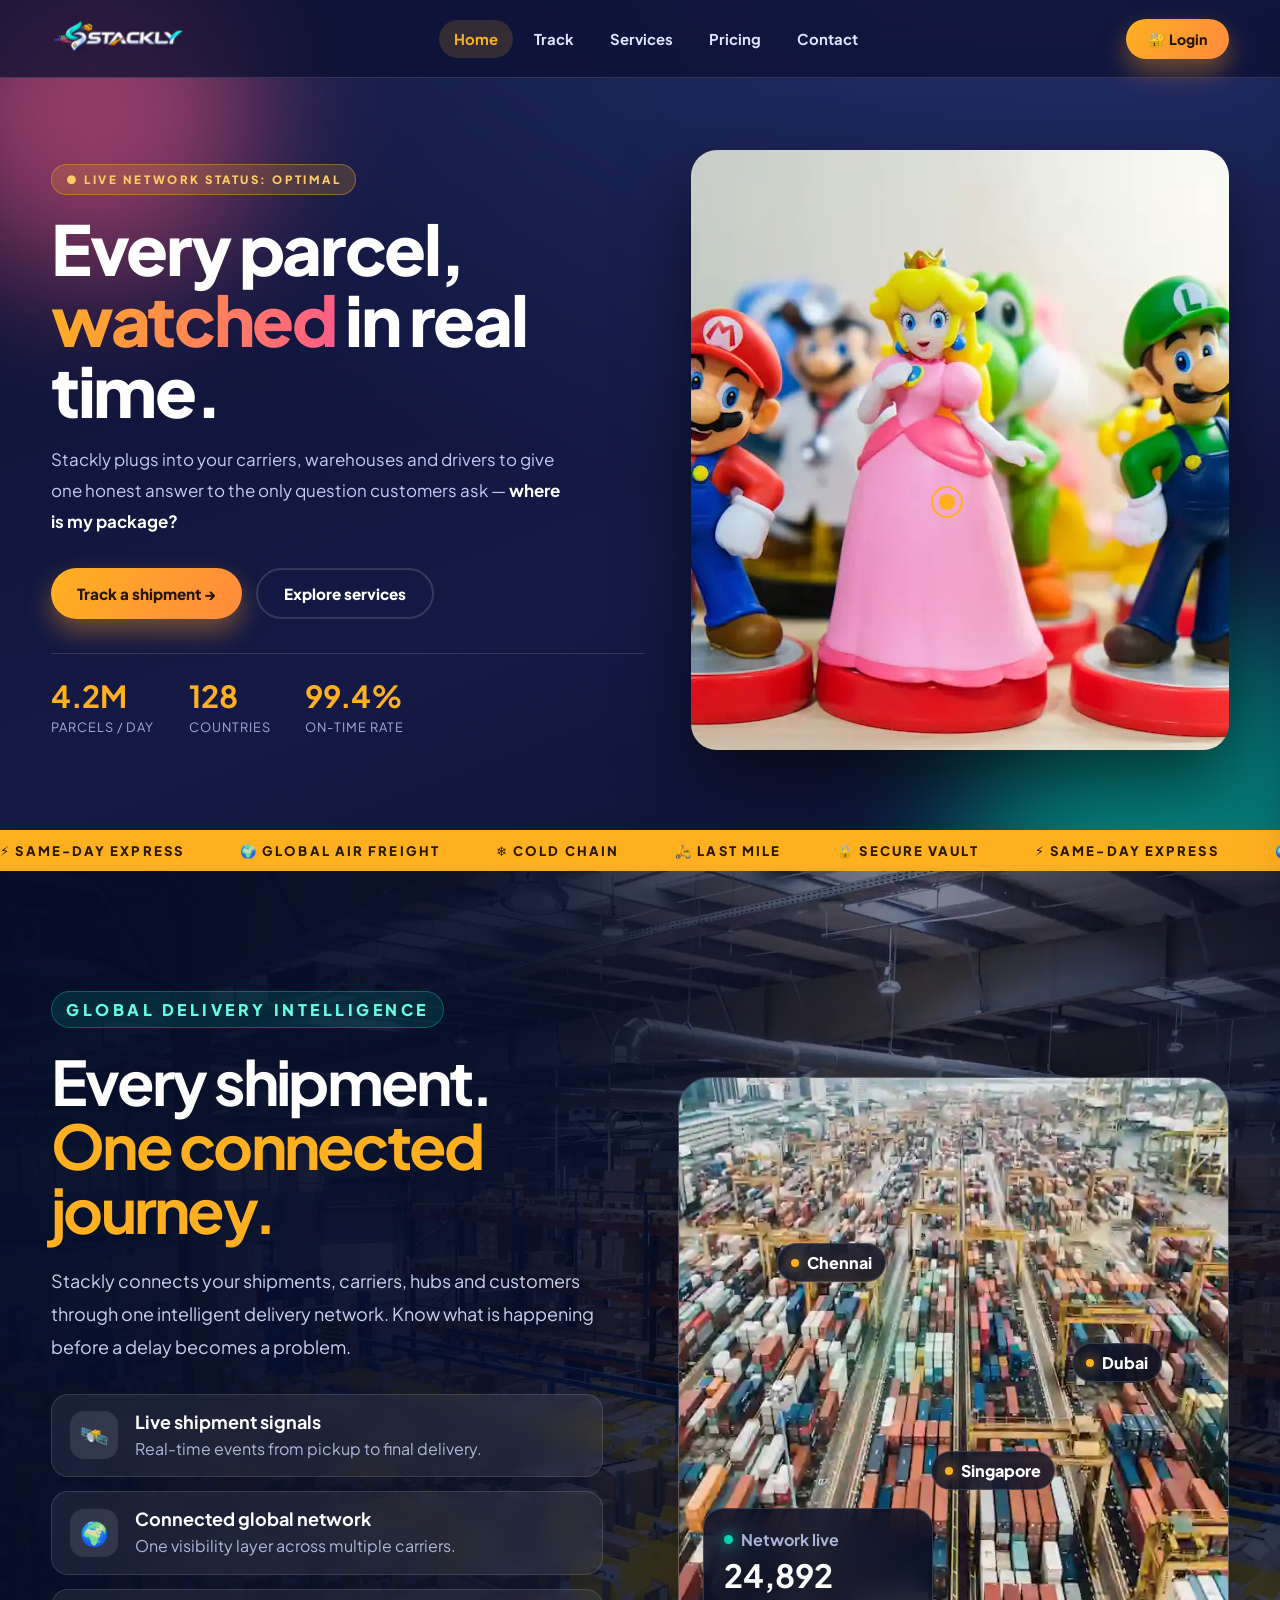
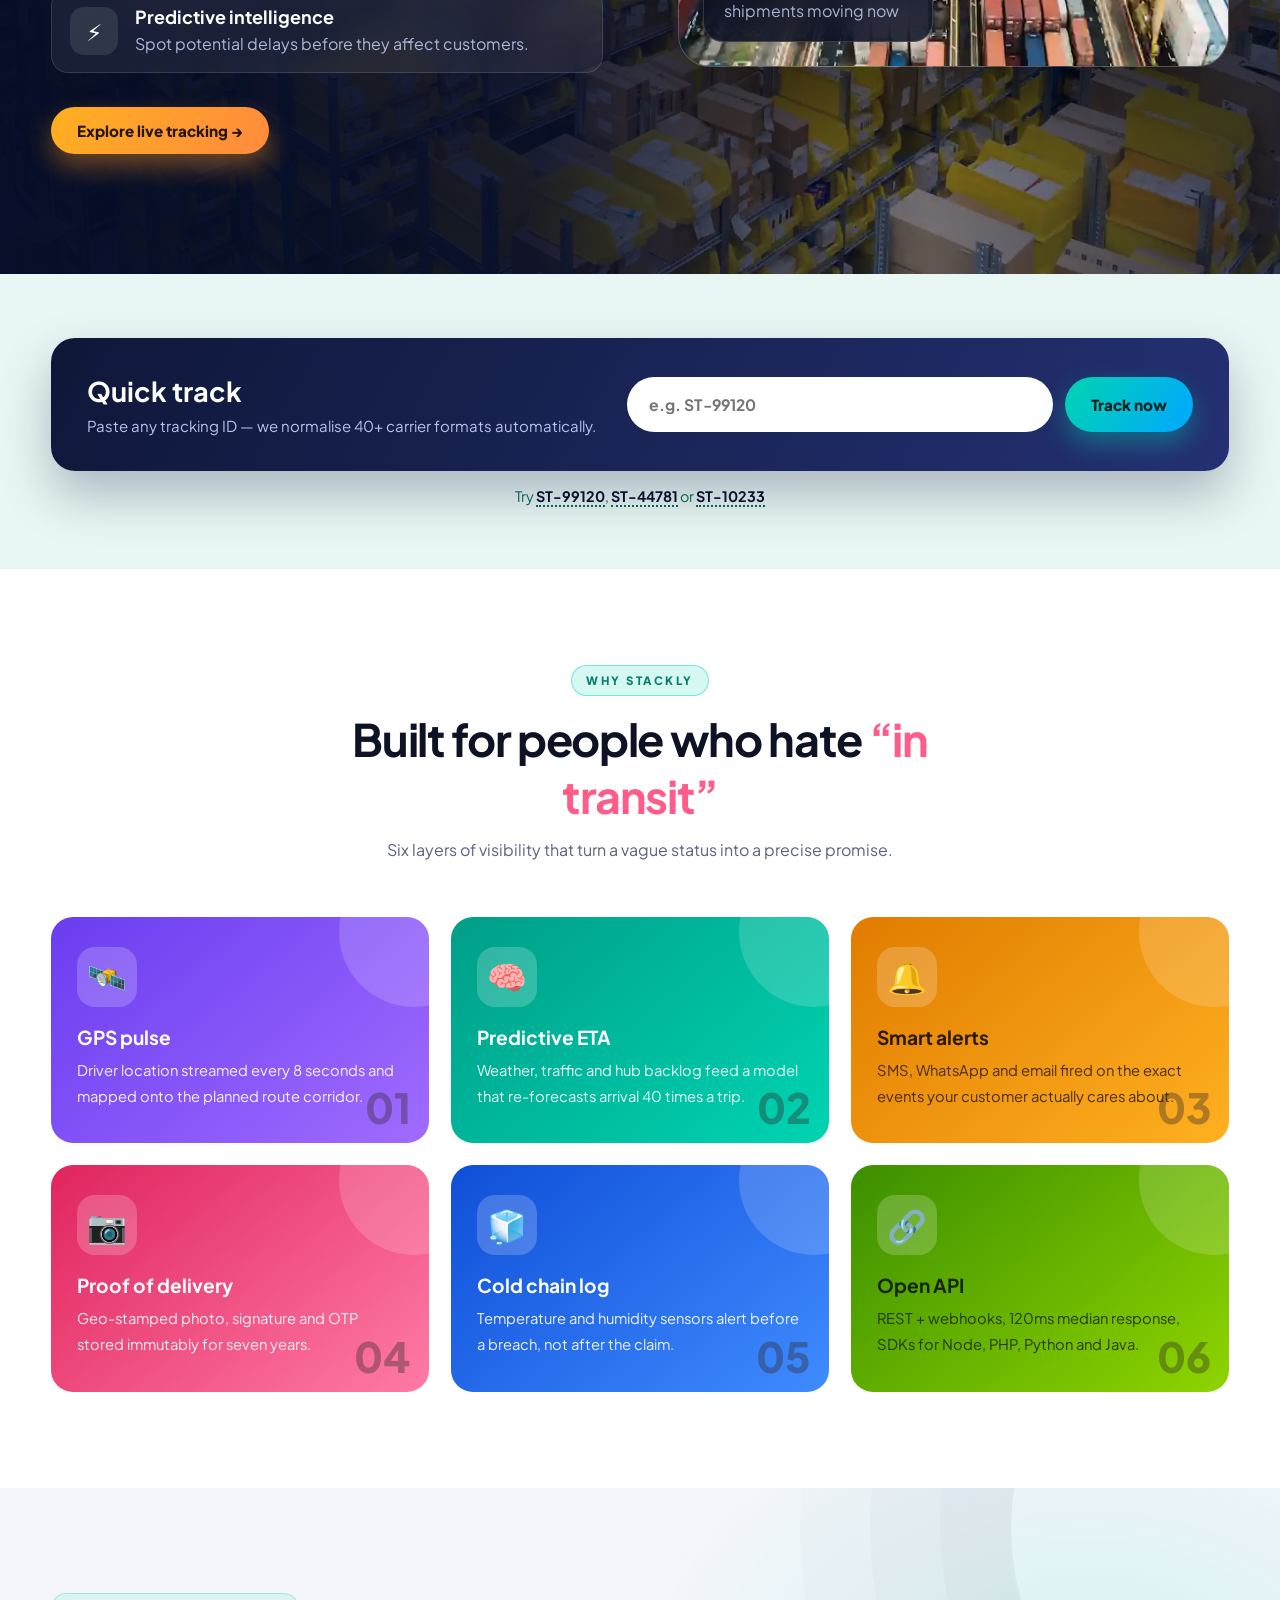
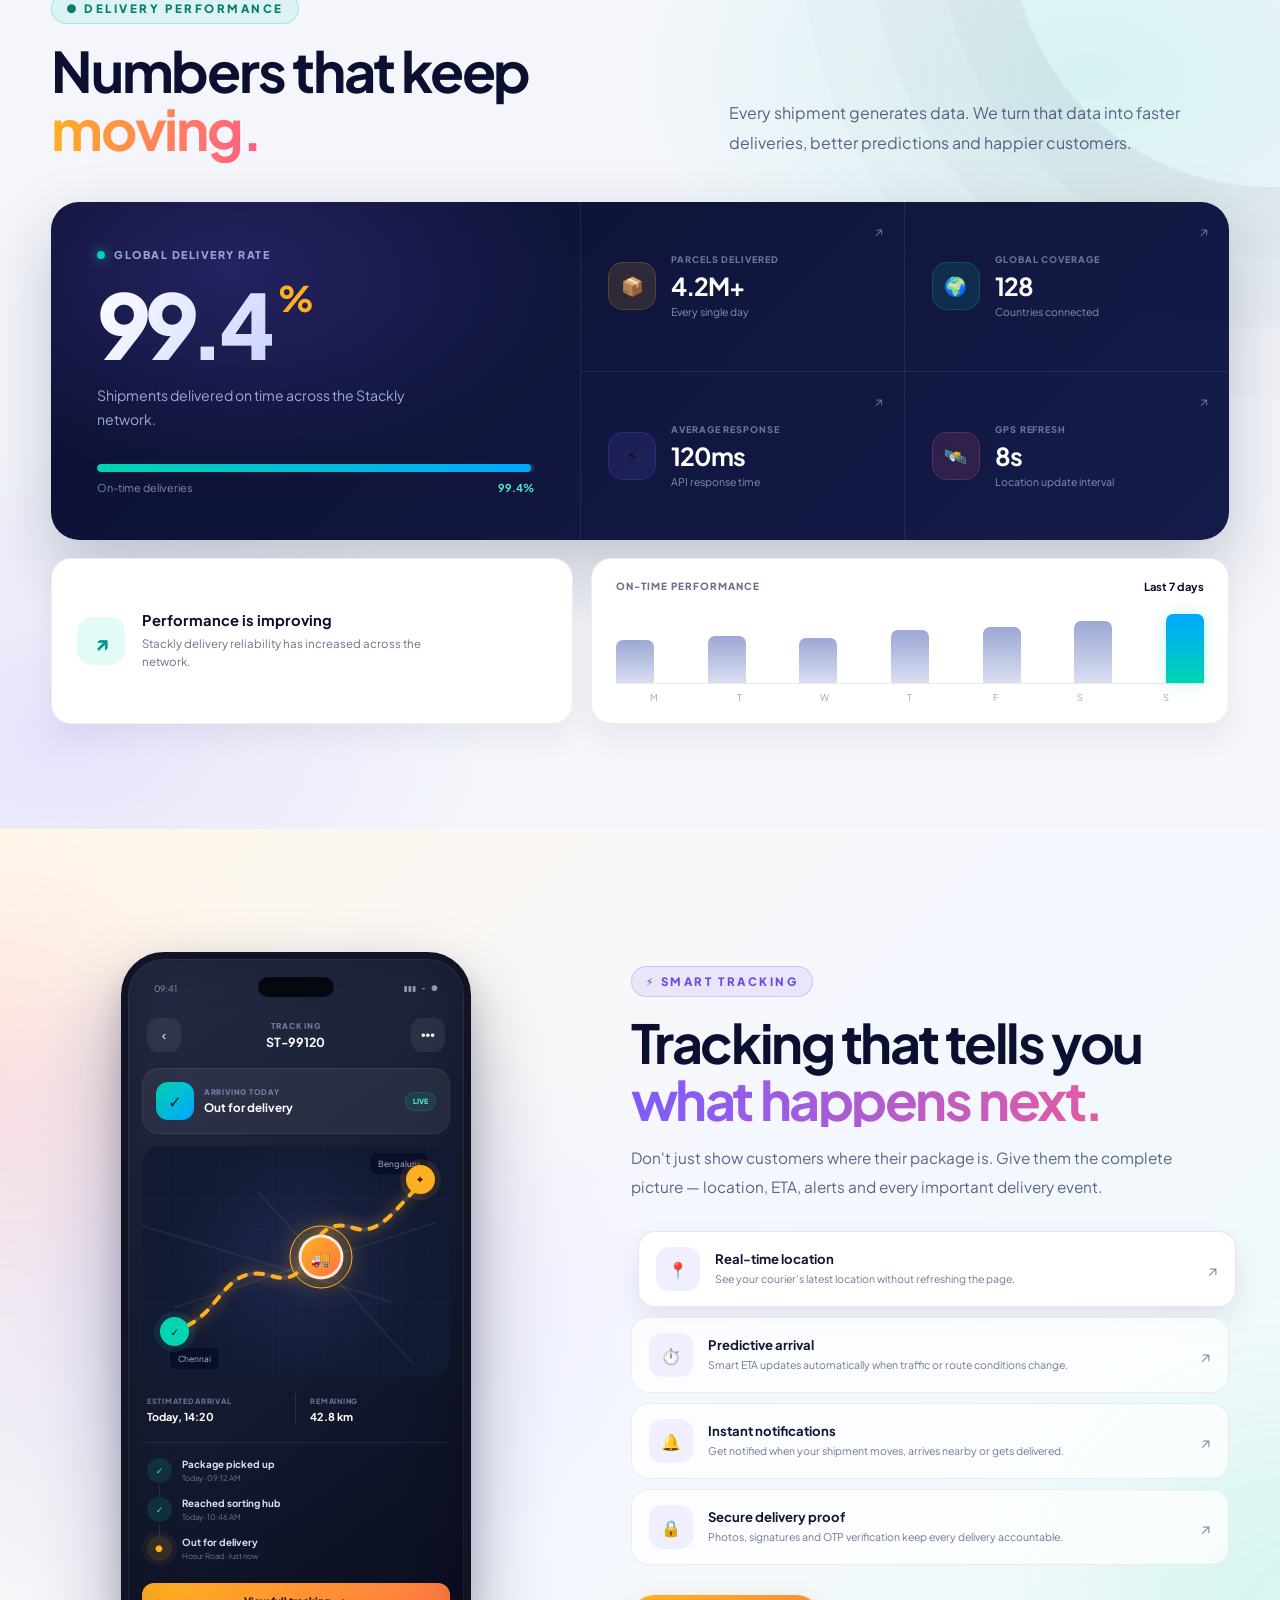
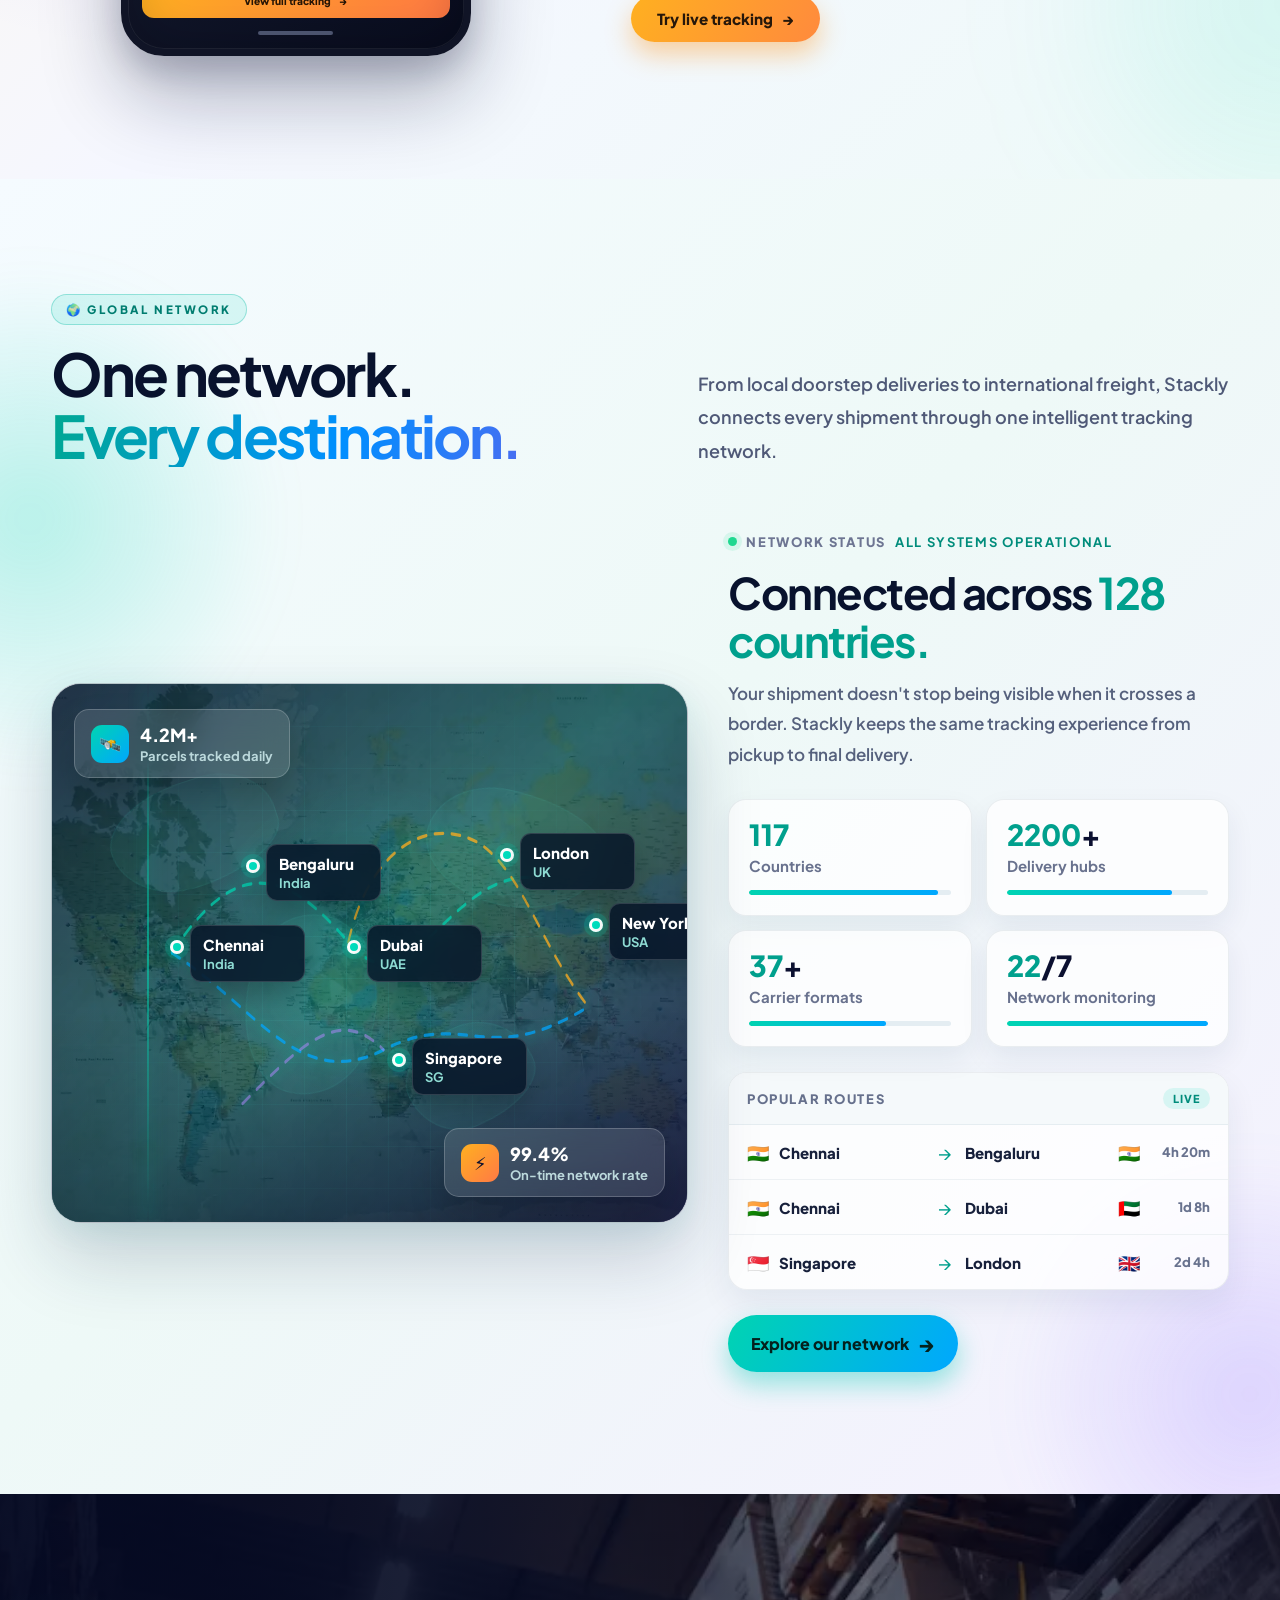
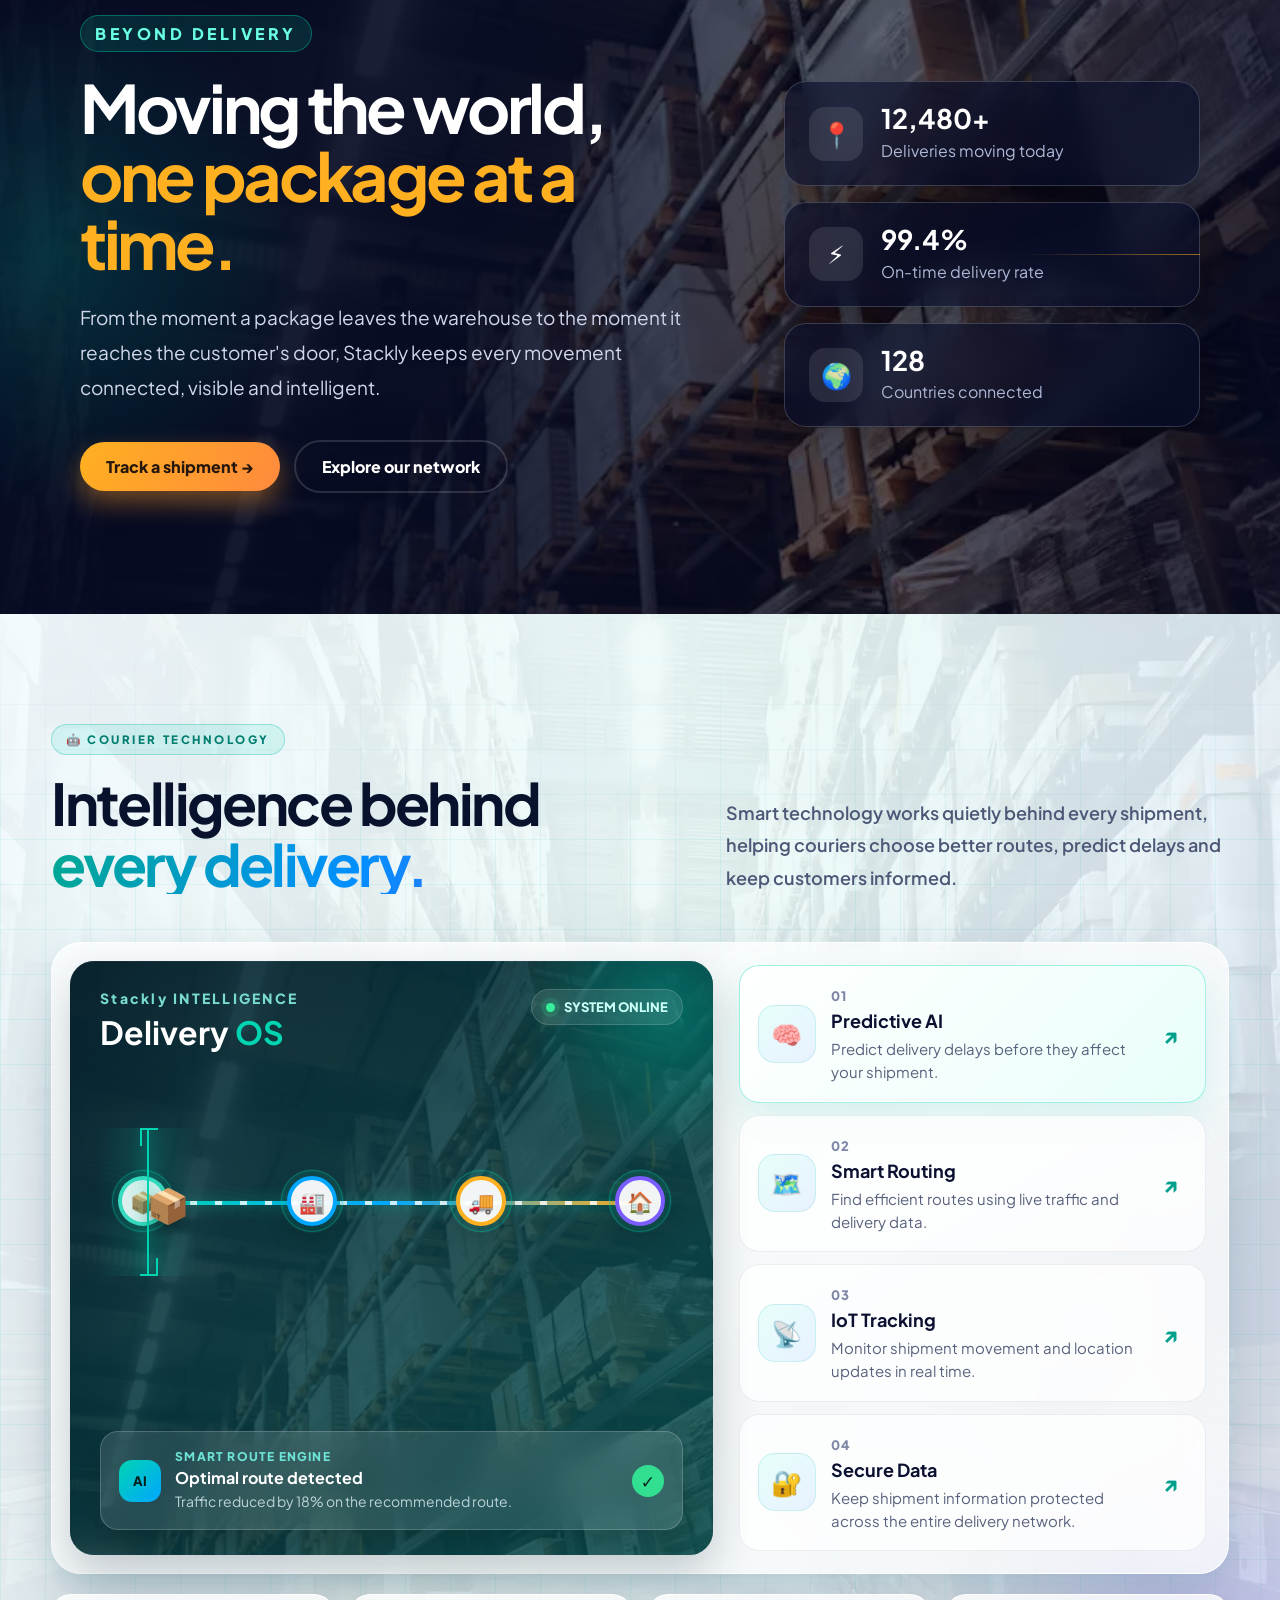
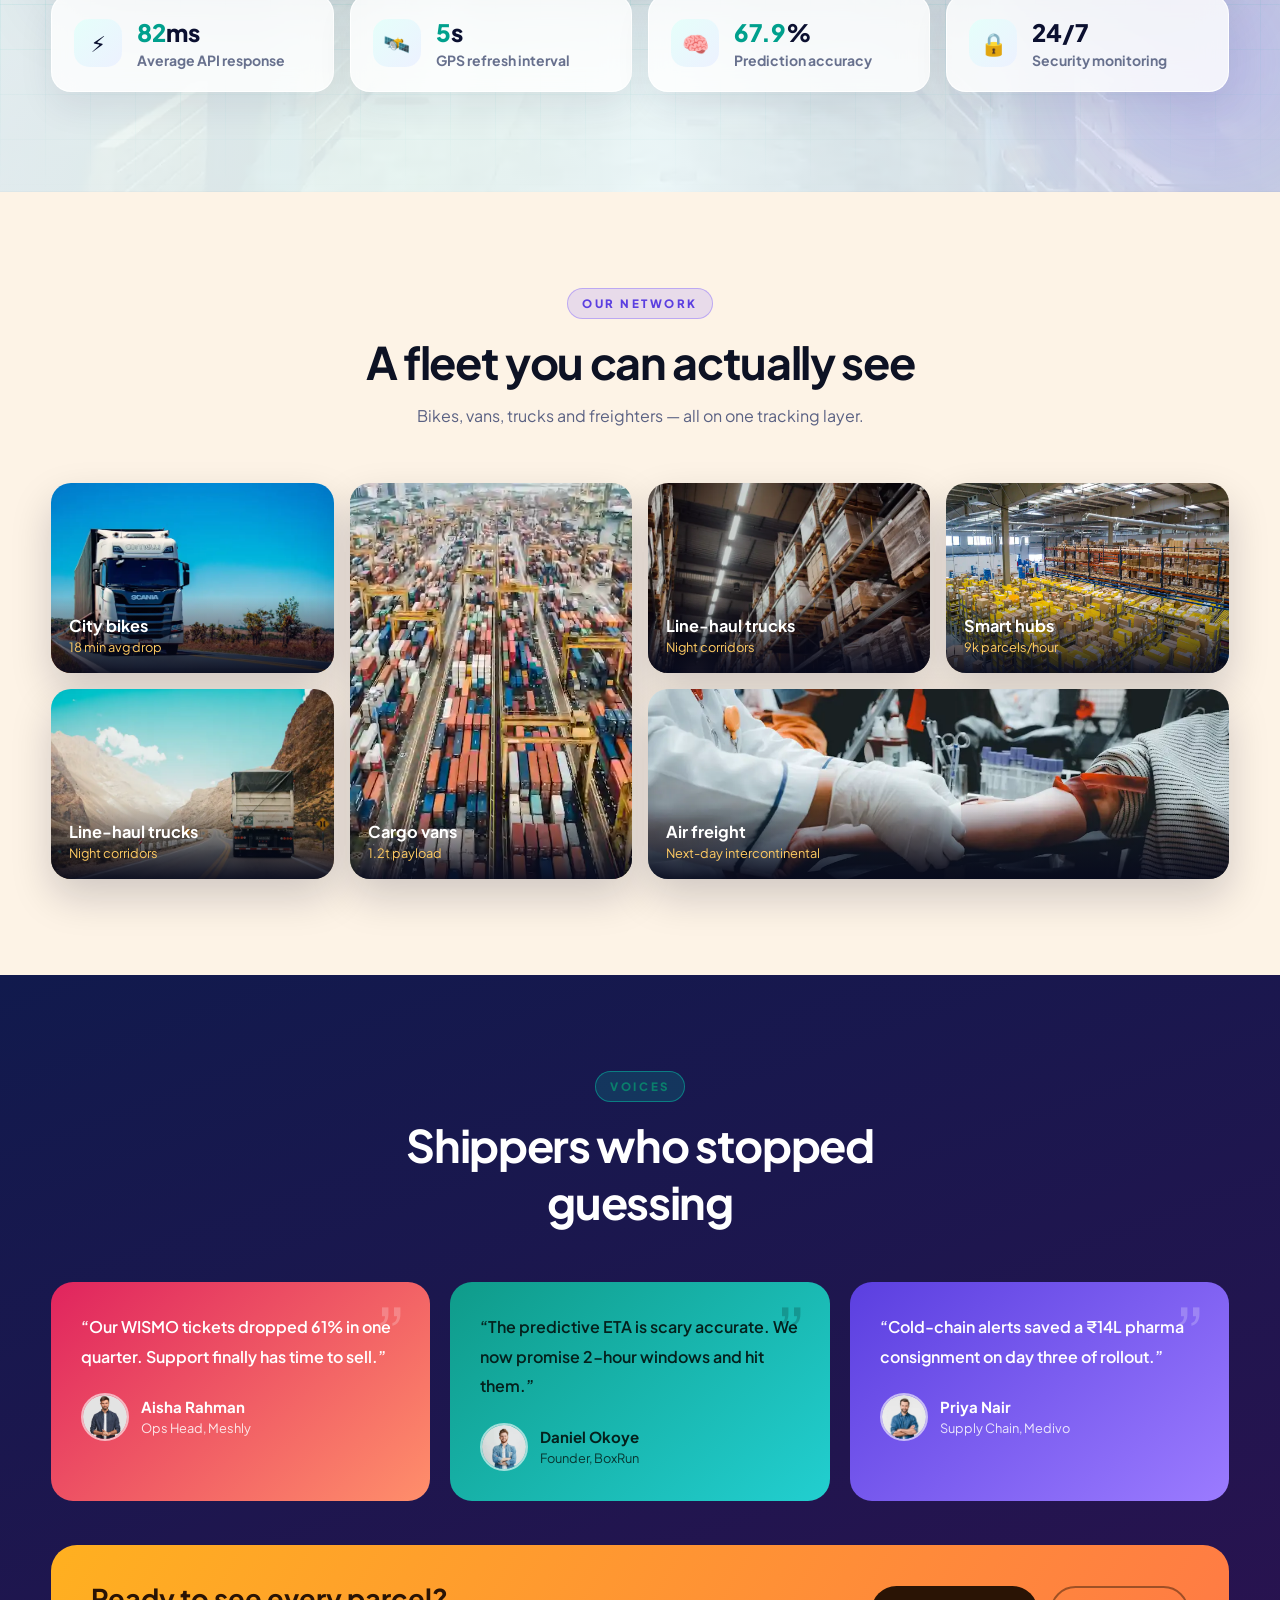
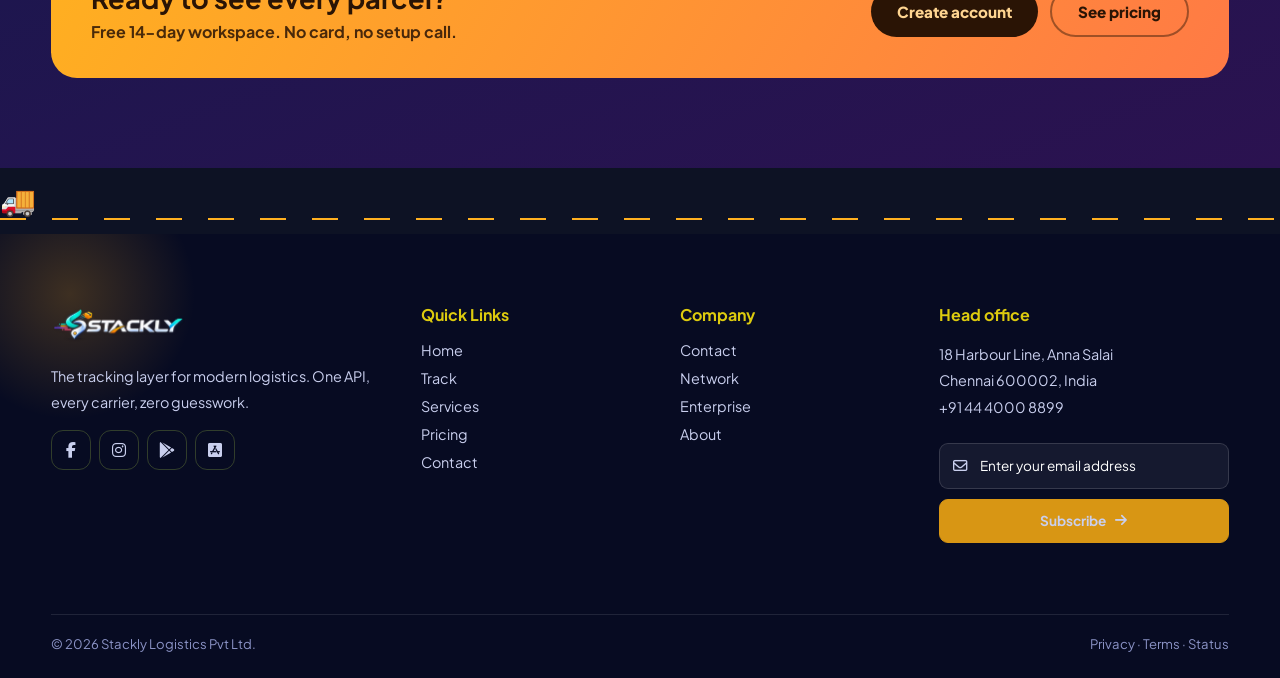
<file: index.html>
<!doctype html>
<html lang="en">
  <head>
    <meta charset="UTF-8" />
    <meta name="viewport" content="width=device-width, initial-scale=1" />
    <title>Stackly — Courier Tracking Platform</title>
    <meta
      name="description"
      content="Stackly is a real-time courier tracking platform for shipments, fleets and last-mile delivery."
    />
    <link
      href="https://fonts.googleapis.com/css2?family=Plus+Jakarta+Sans:wght@400;600;800&display=swap"
      rel="stylesheet"
    />
    <link rel="stylesheet" href="https://cdnjs.cloudflare.com/ajax/libs/font-awesome/6.7.2/css/all.min.css">
    <link rel="stylesheet" href="css/common.css" />
    <link rel="stylesheet" href="css/home.css" />
  </head>
  <body>
    <nav class="nav">
      <a class="brand" href="index.html">
        <img src="images/logo.webp" alt="Stackly" />
      </a>
      <ul class="nav-links">
        <li><a class="active" href="index.html">Home</a></li>
        <li><a href="track.html">Track</a></li>
        <li><a href="services.html">Services</a></li>
        <li><a href="pricing.html">Pricing</a></li>
        <li><a href="contact.html">Contact</a></li>
      </ul>
      <div class="nav-cta">
        <a class="btn btn-amber" href="login.html">🔐 Login</a>
        <button class="burger" id="burger" aria-label="Menu">
          <span></span><span></span><span></span>
        </button>
      </div>
    </nav>
    <div class="scrim" id="scrim"></div>
<aside class="drawer" id="drawer">

  <a class="d-link active" href="index.html">🏠 Home</a>
  <a class="d-link" href="track.html">📍 Track</a>
  <a class="d-link" href="services.html">📦 Services</a>
  <a class="d-link" href="pricing.html">💰 Pricing</a>
  <a class="d-link" href="contact.html">✉️ Contact</a>

  <a class="btn btn-amber drawer-login" href="login.html">
    🔐 Login
  </a>


  <!-- CONTACT DETAILS -->
  <div class="drawer-contact">

    <div class="drawer-contact-title">
      <span>Contact us</span>
    </div>

    <a href="mailto:hello@stackly.io" class="drawer-contact-item">
      <span class="drawer-contact-icon">
        <i class="fa-regular fa-envelope"></i>
      </span>

      <div>
        <small>Email</small>
        <strong>hello@stackly.io</strong>
      </div>
    </a>


    <a href="tel:+914440008899" class="drawer-contact-item">
      <span class="drawer-contact-icon">
        <i class="fa-solid fa-phone"></i>
      </span>

      <div>
        <small>Phone</small>
        <strong>+91 44 4000 8899</strong>
      </div>
    </a>


    <div class="drawer-contact-item">
      <span class="drawer-contact-icon">
        <i class="fa-solid fa-location-dot"></i>
      </span>

      <div>
        <small>Head Office</small>
        <strong>Chennai, Tamil Nadu</strong>
      </div>
    </div>

  </div>


  <p class="d-note">
    Support answers in under 4 minutes
  </p>

</aside>

    <!-- 1. HERO -->
    <header class="hero">
      <div class="hero-blob b1"></div>
      <div class="hero-blob b2"></div>
      <div class="wrap hero-in">
        <div class="hero-copy">
          <span class="eyebrow pill-amber">● Live network status: optimal</span>
          <h1>Every parcel,<br /><em>watched</em> in real time.</h1>
          <p>
            Stackly plugs into your carriers, warehouses and drivers to give
            one honest answer to the only question customers ask —
            <strong>where is my package?</strong>
          </p>
          <div class="hero-btns">
            <a href="error.html" class="btn btn-amber">Track a shipment →</a>
            <a href="error.html" class="btn btn-ghost">Explore services</a>
          </div>
          <div class="hero-stats">
            <div>
              <b data-count="4.2" data-suffix="M">0</b
              ><small>Parcels / day</small>
            </div>
            <div>
              <b data-count="128" data-suffix="">0</b><small>Countries</small>
            </div>
            <div>
              <b data-count="99.4" data-suffix="%">0</b
              ><small>On-time rate</small>
            </div>
          </div>
        </div>
        <div class="hero-art">
          <img
            src="images/home1.webp"
            alt="Courier delivery van"
          />
          <!-- <div class="float-card fc1">
            <span class="dot"></span> Out for delivery · 14:20
          </div> -->
          <!-- <div class="float-card fc2">📦 #ST-99120 · Chennai hub</div> -->
          <div class="radar"></div>
        </div>
      </div>
      <div class="marquee">
        <div class="mq-track">
          <span>⚡ SAME-DAY EXPRESS</span><span>🌍 GLOBAL AIR FREIGHT</span
          ><span>❄️ COLD CHAIN</span><span>🛵 LAST MILE</span
          ><span>🔒 SECURE VAULT</span> <span>⚡ SAME-DAY EXPRESS</span
          ><span>🌍 GLOBAL AIR FREIGHT</span><span>❄️ COLD CHAIN</span
          ><span>🛵 LAST MILE</span><span>🔒 SECURE VAULT</span>
        </div>
      </div>
    </header>

    <!-- HOME SECTION — GLOBAL DELIVERY INTELLIGENCE -->
    <section class="home-global">
      <div class="home-global-bg"></div>

      <div class="wrap home-global-inner">
        <div class="home-global-content reveal left">
          <span class="eyebrow home-global-pill">
            Global delivery intelligence
          </span>

          <h2>
            Every shipment.
            <span>One connected journey.</span>
          </h2>

          <p>
            Stackly connects your shipments, carriers, hubs and customers
            through one intelligent delivery network. Know what is happening
            before a delay becomes a problem.
          </p>

          <div class="global-features">
            <div class="global-feature">
              <span class="gf-icon">🛰️</span>
              <div>
                <h3>Live shipment signals</h3>
                <p>Real-time events from pickup to final delivery.</p>
              </div>
            </div>

            <div class="global-feature">
              <span class="gf-icon">🌍</span>
              <div>
                <h3>Connected global network</h3>
                <p>One visibility layer across multiple carriers.</p>
              </div>
            </div>

            <div class="global-feature">
              <span class="gf-icon">⚡</span>
              <div>
                <h3>Predictive intelligence</h3>
                <p>Spot potential delays before they affect customers.</p>
              </div>
            </div>
          </div>

          <a href="error.html" class="btn btn-amber">
            Explore live tracking →
          </a>
        </div>

        <div class="home-global-visual reveal right">
          <div class="global-image-card">
            <img
              src="images/home2.webp"
              alt="Global logistics operations"
            />

            <div class="global-map-glow"></div>

            <div class="global-status">
              <div class="status-top">
                <span class="live-indicator"></span>
                Network live
              </div>

              <strong>24,892</strong>

              <span>shipments moving now</span>
            </div>

            <div class="global-location location-one">
              <span></span>
              Chennai
            </div>

            <div class="global-location location-two">
              <span></span>
              Dubai
            </div>

            <div class="global-location location-three">
              <span></span>
              Singapore
            </div>
          </div>
        </div>
      </div>
    </section>

    <!-- 2. QUICK TRACK -->
    <section class="sec-quick">
      <div class="wrap">
        <div class="quick-box reveal zoom">
          <div class="qb-left">
            <h2>Quick track</h2>
            <p>
              Paste any tracking ID — we normalise 40+ carrier formats
              automatically.
            </p>
          </div>
          <form class="qb-form" id="quickForm">
            <input
              type="text"
              id="quickId"
              placeholder="e.g. ST-99120"
              autocomplete="off"
            />
            <button
              class="btn btn-teal"
              type="submit"
              onclick="window.location.href = 'error.html'"
            >
              Track now
            </button>
          </form>
        </div>
        <p class="qb-hint" id="quickHint">
          Try <b>ST-99120</b>, <b>ST-44781</b> or <b>ST-10233</b>
        </p>
      </div>
    </section>

    <!-- 3. FEATURES -->
    <section class="sec-features">
      <div class="wrap">
        <div class="head-c reveal">
          <span class="eyebrow pill-teal">Why Stackly</span>
          <h2>Built for people who hate <span>“in transit”</span></h2>
          <p>
            Six layers of visibility that turn a vague status into a precise
            promise.
          </p>
        </div>
        <div class="feat-grid">
          <article class="feat f-violet reveal left">
            <div class="fi">🛰️</div>
            <h3>GPS pulse</h3>
            <p>
              Driver location streamed every 8 seconds and mapped onto the
              planned route corridor.
            </p>
            <span class="fnum">01</span>
          </article>
          <article class="feat f-teal reveal">
            <div class="fi">🧠</div>
            <h3>Predictive ETA</h3>
            <p>
              Weather, traffic and hub backlog feed a model that re-forecasts
              arrival 40 times a trip.
            </p>
            <span class="fnum">02</span>
          </article>
          <article class="feat f-amber reveal right">
            <div class="fi">🔔</div>
            <h3>Smart alerts</h3>
            <p>
              SMS, WhatsApp and email fired on the exact events your customer
              actually cares about.
            </p>
            <span class="fnum">03</span>
          </article>
          <article class="feat f-pink reveal left">
            <div class="fi">📷</div>
            <h3>Proof of delivery</h3>
            <p>
              Geo-stamped photo, signature and OTP stored immutably for seven
              years.
            </p>
            <span class="fnum">04</span>
          </article>
          <article class="feat f-blue reveal">
            <div class="fi">🧊</div>
            <h3>Cold chain log</h3>
            <p>
              Temperature and humidity sensors alert before a breach, not after
              the claim.
            </p>
            <span class="fnum">05</span>
          </article>
          <article class="feat f-lime reveal right">
            <div class="fi">🔗</div>
            <h3>Open API</h3>
            <p>
              REST + webhooks, 120ms median response, SDKs for Node, PHP, Python
              and Java.
            </p>
            <span class="fnum">06</span>
          </article>
        </div>
      </div>
    </section>

    <!-- 3. DELIVERY PERFORMANCE -->
    <section class="sec-performance">
      <div class="performance-bg"></div>

      <div class="wrap">
        <!-- HEADER -->
        <div class="performance-head reveal">
          <div>
            <span class="eyebrow performance-pill">● Delivery Performance</span>
            <h2>Numbers that keep<br /><span>moving.</span></h2>
          </div>

          <p>
            Every shipment generates data. We turn that data into faster
            deliveries, better predictions and happier customers.
          </p>
        </div>

        <!-- MAIN PERFORMANCE PANEL -->
        <div class="performance-panel reveal zoom">
          <!-- LEFT BIG STAT -->
          <div class="performance-main">
            <div class="performance-label">
              <span class="live-dot"></span>
              GLOBAL DELIVERY RATE
            </div>

            <div class="big-number">
              <span data-count="99.4">0</span><sup>%</sup>
            </div>

            <p>Shipments delivered on time across the Stackly network.</p>

            <div class="performance-progress">
              <span></span>
            </div>

            <div class="progress-info">
              <span>On-time deliveries</span>
              <strong>99.4%</strong>
            </div>
          </div>

          <!-- RIGHT STATS -->
          <div class="performance-stats">
            <div class="performance-stat">
              <div class="ps-icon ps-amber">📦</div>

              <div class="ps-content">
                <small>PARCELS DELIVERED</small>
                <strong> <span data-count="4.2">0</span>M+ </strong>
                <p>Every single day</p>
              </div>

              <span class="stat-arrow">↗</span>
            </div>

            <div class="performance-stat">
              <div class="ps-icon ps-teal">🌍</div>

              <div class="ps-content">
                <small>GLOBAL COVERAGE</small>
                <strong>
                  <span data-count="128">0</span>
                </strong>
                <p>Countries connected</p>
              </div>

              <span class="stat-arrow">↗</span>
            </div>

            <div class="performance-stat">
              <div class="ps-icon ps-violet">⚡</div>

              <div class="ps-content">
                <small>AVERAGE RESPONSE</small>
                <strong> <span data-count="120">0</span>ms </strong>
                <p>API response time</p>
              </div>

              <span class="stat-arrow">↗</span>
            </div>

            <div class="performance-stat">
              <div class="ps-icon ps-pink">🛰️</div>

              <div class="ps-content">
                <small>GPS REFRESH</small>
                <strong> <span data-count="8">0</span>s </strong>
                <p>Location update interval</p>
              </div>

              <span class="stat-arrow">↗</span>
            </div>
          </div>
        </div>

        <!-- MINI ANALYTICS -->
        <div class="performance-bottom reveal">
          <div class="performance-note">
            <span class="trend-icon">↗</span>

            <div>
              <strong>Performance is improving</strong>
              <small>
                Stackly delivery reliability has increased across the
                network.
              </small>
            </div>
          </div>

          <div class="mini-chart">
            <div class="chart-label">
              <span>ON-TIME PERFORMANCE</span>
              <strong>Last 7 days</strong>
            </div>

            <div class="chart-bars">
              <span style="height: 58%"></span>
              <span style="height: 64%"></span>
              <span style="height: 61%"></span>
              <span style="height: 72%"></span>
              <span style="height: 76%"></span>
              <span style="height: 84%"></span>
              <span class="active" style="height: 94%"></span>
            </div>

            <div class="chart-days">
              <span>M</span>
              <span>T</span>
              <span>W</span>
              <span>T</span>
              <span>F</span>
              <span>S</span>
              <span>S</span>
            </div>
          </div>
        </div>
      </div>
    </section>

    <!-- 5. SMART TRACKING EXPERIENCE -->
    <section class="sec-smart">
      <div class="smart-orb smart-orb-1"></div>
      <div class="smart-orb smart-orb-2"></div>

      <div class="wrap">
        <div class="smart-layout">
          <!-- LEFT: PHONE TRACKING UI -->
          <div class="smart-visual reveal left">
            <div class="smart-phone">
              <!-- PHONE TOP -->
              <div class="phone-top">
                <span class="phone-time">09:41</span>

                <div class="phone-camera"></div>

                <div class="phone-icons">
                  <span>▮▮▮</span>
                  <span>⌁</span>
                  <span>●</span>
                </div>
              </div>

              <!-- PHONE HEADER -->
              <div class="phone-header">
                <button class="phone-back">‹</button>

                <div>
                  <small>TRACKING</small>
                  <strong>ST-99120</strong>
                </div>

                <button class="phone-more">•••</button>
              </div>

              <!-- DELIVERY STATUS -->
              <div class="phone-status">
                <div class="status-icon">✓</div>

                <div>
                  <small>ARRIVING TODAY</small>
                  <strong>Out for delivery</strong>
                </div>

                <span class="status-live">LIVE</span>
              </div>

              <!-- PHONE MAP -->
              <div class="phone-map">
                <div class="phone-map-grid"></div>

                <div class="phone-road pr-1"></div>
                <div class="phone-road pr-2"></div>
                <div class="phone-road pr-3"></div>

                <svg
                  class="phone-route"
                  viewBox="0 0 320 230"
                  preserveAspectRatio="none"
                >
                  <path
                    class="phone-route-bg"
                    d="M30 185 C85 175 80 115 135 130 C185 145 165 65 220 82 C250 92 270 52 294 35"
                  />

                  <path
                    class="phone-route-line"
                    d="M30 185 C85 175 80 115 135 130 C185 145 165 65 220 82 C250 92 270 52 294 35"
                  />
                </svg>

                <!-- START -->
                <div class="phone-pin phone-start">
                  <span>✓</span>
                </div>

                <!-- CURRENT -->
                <div class="phone-current">
                  <div class="phone-current-ring">🚚</div>

                  <span class="phone-ripple"></span>
                </div>

                <!-- END -->
                <div class="phone-pin phone-end">
                  <span>⌖</span>
                </div>

                <div class="map-city city-1">Chennai</div>

                <div class="map-city city-2">Bengaluru</div>
              </div>

              <!-- ETA -->
              <div class="phone-eta">
                <div>
                  <small>ESTIMATED ARRIVAL</small>
                  <strong>Today, 14:20</strong>
                </div>

                <div class="eta-divider"></div>

                <div>
                  <small>REMAINING</small>
                  <strong>42.8 km</strong>
                </div>
              </div>

              <!-- TRACKING TIMELINE -->
              <div class="phone-timeline">
                <div class="phone-event completed">
                  <span class="event-dot">✓</span>

                  <div>
                    <strong>Package picked up</strong>
                    <small>Today · 09:12 AM</small>
                  </div>
                </div>

                <div class="phone-event completed">
                  <span class="event-dot">✓</span>

                  <div>
                    <strong>Reached sorting hub</strong>
                    <small>Today · 10:46 AM</small>
                  </div>
                </div>

                <div class="phone-event active">
                  <span class="event-dot">●</span>

                  <div>
                    <strong>Out for delivery</strong>
                    <small>Hosur Road · Just now</small>
                  </div>
                </div>
              </div>

              <button class="phone-track-btn">
                View full tracking
                <span>→</span>
              </button>

              <div class="phone-home"></div>
            </div>

            <!-- FLOATING NOTIFICATION -->
            <!-- <div class="smart-notification">
              <span class="notification-icon">🔔</span>

              <div>
                <strong>Delivery update</strong>
                <small>Your courier is nearby</small>
              </div>

              <span class="notification-time">now</span>
            </div> -->

            <!-- FLOATING LOCATION -->
            <!-- <div class="smart-location">
              <span>📍</span>
              <div>
                <strong>Live location</strong>
                <small>Updated 8 sec ago</small>
              </div>
            </div> -->
          </div>

          <!-- RIGHT: CONTENT -->
          <div class="smart-content reveal right">
            <span class="eyebrow smart-pill">⚡ Smart Tracking</span>

            <h2>
              Tracking that tells you
              <span>what happens next.</span>
            </h2>

            <p class="smart-intro">
              Don't just show customers where their package is. Give them the
              complete picture — location, ETA, alerts and every important
              delivery event.
            </p>

            <!-- SMART FEATURES -->

            <div class="smart-list">
              <div class="smart-item active">
                <div class="smart-item-icon">
                  <span>📍</span>
                </div>

                <div class="smart-item-copy">
                  <strong>Real-time location</strong>

                  <p>
                    See your courier's latest location without refreshing the
                    page.
                  </p>
                </div>

                <span class="smart-item-arrow">↗</span>
              </div>

              <div class="smart-item">
                <div class="smart-item-icon">
                  <span>⏱️</span>
                </div>

                <div class="smart-item-copy">
                  <strong>Predictive arrival</strong>

                  <p>
                    Smart ETA updates automatically when traffic or route
                    conditions change.
                  </p>
                </div>

                <span class="smart-item-arrow">↗</span>
              </div>

              <div class="smart-item">
                <div class="smart-item-icon">
                  <span>🔔</span>
                </div>

                <div class="smart-item-copy">
                  <strong>Instant notifications</strong>

                  <p>
                    Get notified when your shipment moves, arrives nearby or
                    gets delivered.
                  </p>
                </div>

                <span class="smart-item-arrow">↗</span>
              </div>

              <div class="smart-item">
                <div class="smart-item-icon">
                  <span>🔒</span>
                </div>

                <div class="smart-item-copy">
                  <strong>Secure delivery proof</strong>

                  <p>
                    Photos, signatures and OTP verification keep every delivery
                    accountable.
                  </p>
                </div>

                <span class="smart-item-arrow">↗</span>
              </div>
            </div>

            <!-- CTA -->
            <a href="error.html" class="btn btn-amber smart-btn">
              Try live tracking
              <span>→</span>
            </a>
          </div>
        </div>
      </div>
    </section>

    <!-- 6. COVERAGE NETWORK -->
    <section class="sec-network">
      <div class="network-glow network-glow-1"></div>
      <div class="network-glow network-glow-2"></div>

      <div class="wrap">
        <!-- HEADER -->
        <div class="network-head reveal">
          <div>
            <span class="eyebrow network-pill">🌍 Global Network</span>

            <h2>
              One network.
              <span>Every destination.</span>
            </h2>
          </div>

          <p>
            From local doorstep deliveries to international freight, Stackly
            connects every shipment through one intelligent tracking network.
          </p>
        </div>

        <!-- NETWORK EXPERIENCE -->
        <div class="network-layout">
          <!-- MAP -->
          <div class="network-map-wrap reveal left">
            <div class="network-map">
              <!-- GRID -->
              <div class="network-grid"></div>

              <!-- DECORATIVE CONTINENT SHAPES -->
              <div class="continent continent-1"></div>
              <div class="continent continent-2"></div>
              <div class="continent continent-3"></div>
              <div class="continent continent-4"></div>

              <!-- ROUTE SVG -->
              <svg
                class="network-routes"
                viewBox="0 0 900 500"
                preserveAspectRatio="none"
              >
                <path
                  class="network-route"
                  d="M170 250 C260 160 330 170 420 240 C510 310 560 170 690 180"
                />

                <path
                  class="network-route"
                  d="M170 250 C290 300 350 380 470 340 C590 300 610 360 760 300"
                />

                <path
                  class="network-route"
                  d="M420 240 C450 150 540 120 610 150 C670 180 690 240 760 300"
                />

                <path
                  class="network-route route-alt"
                  d="M270 390 C360 330 410 300 470 340"
                />
              </svg>

              <!-- CITY NODES -->

              <div class="network-node node-chennai">
                <span class="node-pulse"></span>
                <span class="node-dot"></span>

                <div class="node-label">
                  <strong>Chennai</strong>
                  <small>India</small>
                </div>
              </div>

              <div class="network-node node-bengaluru">
                <span class="node-pulse"></span>
                <span class="node-dot"></span>

                <div class="node-label">
                  <strong>Bengaluru</strong>
                  <small>India</small>
                </div>
              </div>

              <div class="network-node node-dubai">
                <span class="node-pulse"></span>
                <span class="node-dot"></span>

                <div class="node-label">
                  <strong>Dubai</strong>
                  <small>UAE</small>
                </div>
              </div>

              <div class="network-node node-singapore">
                <span class="node-pulse"></span>
                <span class="node-dot"></span>

                <div class="node-label">
                  <strong>Singapore</strong>
                  <small>SG</small>
                </div>
              </div>

              <div class="network-node node-london">
                <span class="node-pulse"></span>
                <span class="node-dot"></span>

                <div class="node-label">
                  <strong>London</strong>
                  <small>UK</small>
                </div>
              </div>

              <div class="network-node node-newyork">
                <span class="node-pulse"></span>
                <span class="node-dot"></span>

                <div class="node-label">
                  <strong>New York</strong>
                  <small>USA</small>
                </div>
              </div>

              <!-- MAP FLOATING INFO -->

              <div class="network-floating network-f1">
                <span>🛰️</span>
                <div>
                  <strong>4.2M+</strong>
                  <small>Parcels tracked daily</small>
                </div>
              </div>

              <div class="network-floating network-f2">
                <span>⚡</span>
                <div>
                  <strong>99.4%</strong>
                  <small>On-time network rate</small>
                </div>
              </div>

              <!-- SCANNING LINE -->
              <div class="network-scan"></div>
            </div>
          </div>

          <!-- RIGHT CONTENT -->
          <div class="network-content reveal right">
            <div class="network-mini-title">
              <span class="network-live"></span>
              NETWORK STATUS
              <strong>ALL SYSTEMS OPERATIONAL</strong>
            </div>

            <h3>
              Connected across
              <span>128 countries.</span>
            </h3>

            <p class="network-intro">
              Your shipment doesn't stop being visible when it crosses a border.
              Stackly keeps the same tracking experience from pickup to final
              delivery.
            </p>

            <!-- COVERAGE STATS -->

            <div class="coverage-stats">
              <div class="coverage-stat">
                <strong>
                  <span data-count="128">0</span>
                </strong>

                <small>Countries</small>

                <div class="coverage-line">
                  <span style="width: 94%"></span>
                </div>
              </div>

              <div class="coverage-stat">
                <strong> <span data-count="2400">0</span>+ </strong>

                <small>Delivery hubs</small>

                <div class="coverage-line">
                  <span style="width: 82%"></span>
                </div>
              </div>

              <div class="coverage-stat">
                <strong> <span data-count="40">0</span>+ </strong>

                <small>Carrier formats</small>

                <div class="coverage-line">
                  <span style="width: 68%"></span>
                </div>
              </div>

              <div class="coverage-stat">
                <strong> <span data-count="24">0</span>/7 </strong>

                <small>Network monitoring</small>

                <div class="coverage-line">
                  <span style="width: 100%"></span>
                </div>
              </div>
            </div>

            <!-- CONNECTED CITIES -->

            <div class="network-cities">
              <div class="cities-heading">
                <span>POPULAR ROUTES</span>
                <small>LIVE</small>
              </div>

              <div class="city-route">
                <span>🇮🇳</span>
                <strong>Chennai</strong>
                <i>→</i>
                <strong>Bengaluru</strong>
                <span>🇮🇳</span>
                <small>4h 20m</small>
              </div>

              <div class="city-route">
                <span>🇮🇳</span>
                <strong>Chennai</strong>
                <i>→</i>
                <strong>Dubai</strong>
                <span>🇦🇪</span>
                <small>1d 8h</small>
              </div>

              <div class="city-route">
                <span>🇸🇬</span>
                <strong>Singapore</strong>
                <i>→</i>
                <strong>London</strong>
                <span>🇬🇧</span>
                <small>2d 4h</small>
              </div>
            </div>

            <a href="error.html" class="btn btn-teal network-btn">
              Explore our network
              <span>→</span>
            </a>
          </div>
        </div>
      </div>
    </section>

    <!-- home-journey -->
    <section class="home-journey">
      <div class="home-journey-bg"></div>

      <div class="home-journey-overlay"></div>

      <div class="wrap home-journey-inner">
        <div class="journey-content reveal">
          <span class="eyebrow journey-pill"> Beyond delivery </span>

          <h2>
            Moving the world,
            <span>one package at a time.</span>
          </h2>

          <p>
            From the moment a package leaves the warehouse to the moment it
            reaches the customer's door, Stackly keeps every movement
            connected, visible and intelligent.
          </p>

          <div class="journey-actions">
            <a href="error.html" class="btn btn-amber"> Track a shipment → </a>

            <a href="error.html" class="btn btn-ghost"> Explore our network </a>
          </div>
        </div>

        <!-- Floating information -->
        <div class="journey-info">
          <div class="journey-info-card reveal">
            <span class="j-icon">📍</span>

            <div>
              <strong>12,480+</strong>
              <span>Deliveries moving today</span>
            </div>
          </div>

          <div class="journey-info-card reveal">
            <span class="j-icon">⚡</span>

            <div>
              <strong>99.4%</strong>
              <span>On-time delivery rate</span>
            </div>
          </div>

          <div class="journey-info-card reveal">
            <span class="j-icon">🌍</span>

            <div>
              <strong>128</strong>
              <span>Countries connected</span>
            </div>
          </div>
        </div>
      </div>
    </section>

    <!-- 8. COURIER TECHNOLOGY -->
    <section class="sec-tech">
      <div class="tech-grid-bg"></div>

      <div class="wrap">
        <!-- HEADER -->
        <div class="tech-head reveal">
          <div>
            <span class="eyebrow tech-pill">🤖 Courier Technology</span>

            <h2>
              Intelligence behind
              <span>every delivery.</span>
            </h2>
          </div>

          <p>
            Smart technology works quietly behind every shipment, helping
            couriers choose better routes, predict delays and keep customers
            informed.
          </p>
        </div>

        <!-- TECHNOLOGY DASHBOARD -->
        <div class="tech-dashboard reveal zoom">
          <!-- LEFT SIDE -->
          <div class="tech-main">
            <div class="tech-main-top">
              <div>
                <small>Stackly INTELLIGENCE</small>

                <h3>
                  Delivery
                  <strong>OS</strong>
                </h3>
              </div>

              <div class="tech-status">
                <span></span>
                SYSTEM ONLINE
              </div>
            </div>

            <!-- ROUTE VISUAL -->
            <div class="tech-route">
              <div class="tech-route-line"></div>

              <div class="tech-node tech-node-1">
                <span>📦</span>
              </div>

              <div class="tech-node tech-node-2">
                <span>🏭</span>
              </div>

              <div class="tech-node tech-node-3">
                <span>🚚</span>
              </div>

              <div class="tech-node tech-node-4">
                <span>🏠</span>
              </div>

              <!-- AI SCAN -->
              <div class="ai-scanner">
                <span></span>
              </div>

              <!-- MOVING PACKAGE -->
              <div class="tech-package">📦</div>
            </div>

            <!-- AI MESSAGE -->
            <div class="ai-message">
              <div class="ai-avatar">AI</div>

              <div>
                <small>SMART ROUTE ENGINE</small>

                <strong> Optimal route detected </strong>

                <p>Traffic reduced by 18% on the recommended route.</p>
              </div>

              <span class="ai-check">✓</span>
            </div>
          </div>

          <!-- RIGHT TECHNOLOGIES -->
          <div class="tech-features">
            <div class="tech-feature active">
              <div class="tech-feature-icon">🧠</div>

              <div>
                <small>01</small>

                <h4>Predictive AI</h4>

                <p>Predict delivery delays before they affect your shipment.</p>
              </div>

              <span>↗</span>
            </div>

            <div class="tech-feature">
              <div class="tech-feature-icon">🗺️</div>

              <div>
                <small>02</small>

                <h4>Smart Routing</h4>

                <p>
                  Find efficient routes using live traffic and delivery data.
                </p>
              </div>

              <span>↗</span>
            </div>

            <div class="tech-feature">
              <div class="tech-feature-icon">📡</div>

              <div>
                <small>03</small>

                <h4>IoT Tracking</h4>

                <p>
                  Monitor shipment movement and location updates in real time.
                </p>
              </div>

              <span>↗</span>
            </div>

            <div class="tech-feature">
              <div class="tech-feature-icon">🔐</div>

              <div>
                <small>04</small>

                <h4>Secure Data</h4>

                <p>
                  Keep shipment information protected across the entire delivery
                  network.
                </p>
              </div>

              <span>↗</span>
            </div>
          </div>
        </div>

        <!-- TECHNOLOGY METRICS -->

        <div class="tech-metrics reveal">
          <div class="tech-metric">
            <span>⚡</span>

            <div>
              <strong> <span data-count="120">0</span>ms </strong>

              <small>Average API response</small>
            </div>
          </div>

          <div class="tech-metric">
            <span>🛰️</span>

            <div>
              <strong> <span data-count="8">0</span>s </strong>

              <small>GPS refresh interval</small>
            </div>
          </div>

          <div class="tech-metric">
            <span>🧠</span>

            <div>
              <strong> <span data-count="99.4">0</span>% </strong>

              <small>Prediction accuracy</small>
            </div>
          </div>

          <div class="tech-metric">
            <span>🔒</span>

            <div>
              <strong>24/7</strong>

              <small>Security monitoring</small>
            </div>
          </div>
        </div>
      </div>
    </section>

    <!-- 5. FLEET GALLERY -->
    <section class="sec-fleet">
      <div class="wrap">
        <div class="head-c reveal">
          <span class="eyebrow pill-violet">Our network</span>
          <h2>A fleet you can actually see</h2>
          <p>Bikes, vans, trucks and freighters — all on one tracking layer.</p>
        </div>
        <div class="fleet-grid">
          <figure class="fl reveal zoom">
            <img
              src="images/truck1.webp"
              alt="Delivery bikes"
            />
            <figcaption>
              <b>City bikes</b><span>18 min avg drop</span>
            </figcaption>
          </figure>
          <figure class="fl tall reveal zoom">
            <img
              src="images/home2.webp"
              alt="Cargo van"
            />
            <figcaption><b>Cargo vans</b><span>1.2t payload</span></figcaption>
          </figure>
          <figure class="fl reveal zoom">
            <img
              src="images/logistics.webp"
              alt="Freight truck"
            />
            <figcaption>
              <b>Line-haul trucks</b><span>Night corridors</span>
            </figcaption>
          </figure>
          <figure class="fl reveal zoom">
            <img
              src="images/logistics2.webp"
              alt="Warehouse sorting"
            />
            <figcaption>
              <b>Smart hubs</b><span>9k parcels/hour</span>
            </figcaption>
          </figure>
          <figure class="fl reveal zoom">
            <img
              src="images/truck2.webp"
              alt="Freight truck"
            />
            <figcaption>
              <b>Line-haul trucks</b><span>Night corridors</span>
            </figcaption>
          </figure>
          <figure class="fl wide reveal zoom">
            <img
              src="images/Air-cargo.webp"
              alt="Air cargo"
            />
            <figcaption>
              <b>Air freight</b><span>Next-day intercontinental</span>
            </figcaption>
          </figure>
        </div>
      </div>
    </section>

    <!-- 6. TESTIMONIALS + CTA -->
    <section class="sec-voices">
      <div class="wrap">
        <div class="head-c light reveal">
          <span class="eyebrow pill-teal">Voices</span>
          <h2>Shippers who stopped guessing</h2>
        </div>
        <div class="v-grid">
          <blockquote class="v v-1 reveal left">
            <p>
              “Our WISMO tickets dropped 61% in one quarter. Support finally has
              time to sell.”
            </p>
            <footer>
              <img
                src="images/team1.webp"
                alt="Aisha"
              /><span><b>Aisha Rahman</b><small>Ops Head, Meshly</small></span>
            </footer>
          </blockquote>
          <blockquote class="v v-2 reveal">
            <p>
              “The predictive ETA is scary accurate. We now promise 2-hour
              windows and hit them.”
            </p>
            <footer>
              <img
                src="images/team2.webp"
                alt="Daniel"
              /><span><b>Daniel Okoye</b><small>Founder, BoxRun</small></span>
            </footer>
          </blockquote>
          <blockquote class="v v-3 reveal right">
            <p>
              “Cold-chain alerts saved a ₹14L pharma consignment on day three of
              rollout.”
            </p>
            <footer>
              <img
                src="images/team3.webp"
                alt="Priya"
              /><span
                ><b>Priya Nair</b><small>Supply Chain, Medivo</small></span
              >
            </footer>
          </blockquote>
        </div>
        <div class="cta-band reveal zoom">
          <div>
            <h3>Ready to see every parcel?</h3>
            <p>Free 14-day workspace. No card, no setup call.</p>
          </div>
          <div class="cta-btns">
            <a href="error.html" class="btn btn-amber">Create account</a
            ><a href="error.html" class="btn btn-ghost">See pricing</a>
          </div>
        </div>
      </div>
    </section>

    <div class="van-strip">
      <div class="road"></div>
      <div class="van">🚚</div>
    </div>

    <footer class="foot">
      <div class="wrap foot-grid">
        <div>
          <div class="brand" style="margin-bottom: 14px">
            <a class="brand" href="index.html">
              <img src="images/logo.webp" alt="Stackly">
            </a>
          </div>
          <p>
            The tracking layer for modern logistics. One API, every carrier,
            zero guesswork.
          </p>
          <div class="soc">

             <a href="error.html"><i class="fa-brands fa-facebook-f"></i></a>

             <a href="error.html"><i class="fa-brands fa-instagram"></i></a>

             <a href="error.html"><i class="fa-brands fa-google-play"></i></a>

             <a href="error.html"><i class="fa-brands fa-app-store-ios"></i></a>

         </div>
        </div>
        <div>
          <h4>Quick Links</h4>
          <ul>
            <li><a href="index.html">Home</a></li>
            <li><a href="track.html">Track</a></li>
            <li><a href="services.html">Services</a></li>
            <li><a href="pricing.html">Pricing</a></li>
            <li><a href="contact.html">Contact</a></li>
          </ul>
        </div>
        <div>
          <h4>Company</h4>
          <ul>
            <li><a href="contact.html">Contact</a></li>
            <li><a href="services.html">Network</a></li>
            <li><a href="pricing.html">Enterprise</a></li>
            <li><a href="index.html">About</a></li>
          </ul>
        </div>
        <div>
          <h4>Head office</h4>
          <p>
            18 Harbour Line, Anna Salai<br />Chennai 600002, India<br />+91 44
            4000 8899
            <!-- NEWSLETTER -->
              <div class="footer-subscribe">

                  <form class="subscribe-form">

                     <div class="subscribe-input">
                          <i class="fa-regular fa-envelope"></i>

                         <input
                              type="email"
                              placeholder="Enter your email address"
                              required
                          >
                     </div>

                     <button type="submit" class="subscribe-btn">
                         Subscribe
                         <i class="fa-solid fa-arrow-right"></i>
                     </button>

                  </form>

                 <span class="subscribe-message"></span>

              </div>
          </p>
        </div>
      </div>
      <div class="wrap foot-bar">
        <span>© <span class="yr"></span> Stackly Logistics Pvt Ltd.</span
        ><span>Privacy · Terms · Status</span>
      </div>
    </footer>

    <script src="js/common.js"></script>
    <script src="js/home.js"></script>
  </body>
</html>
</file>
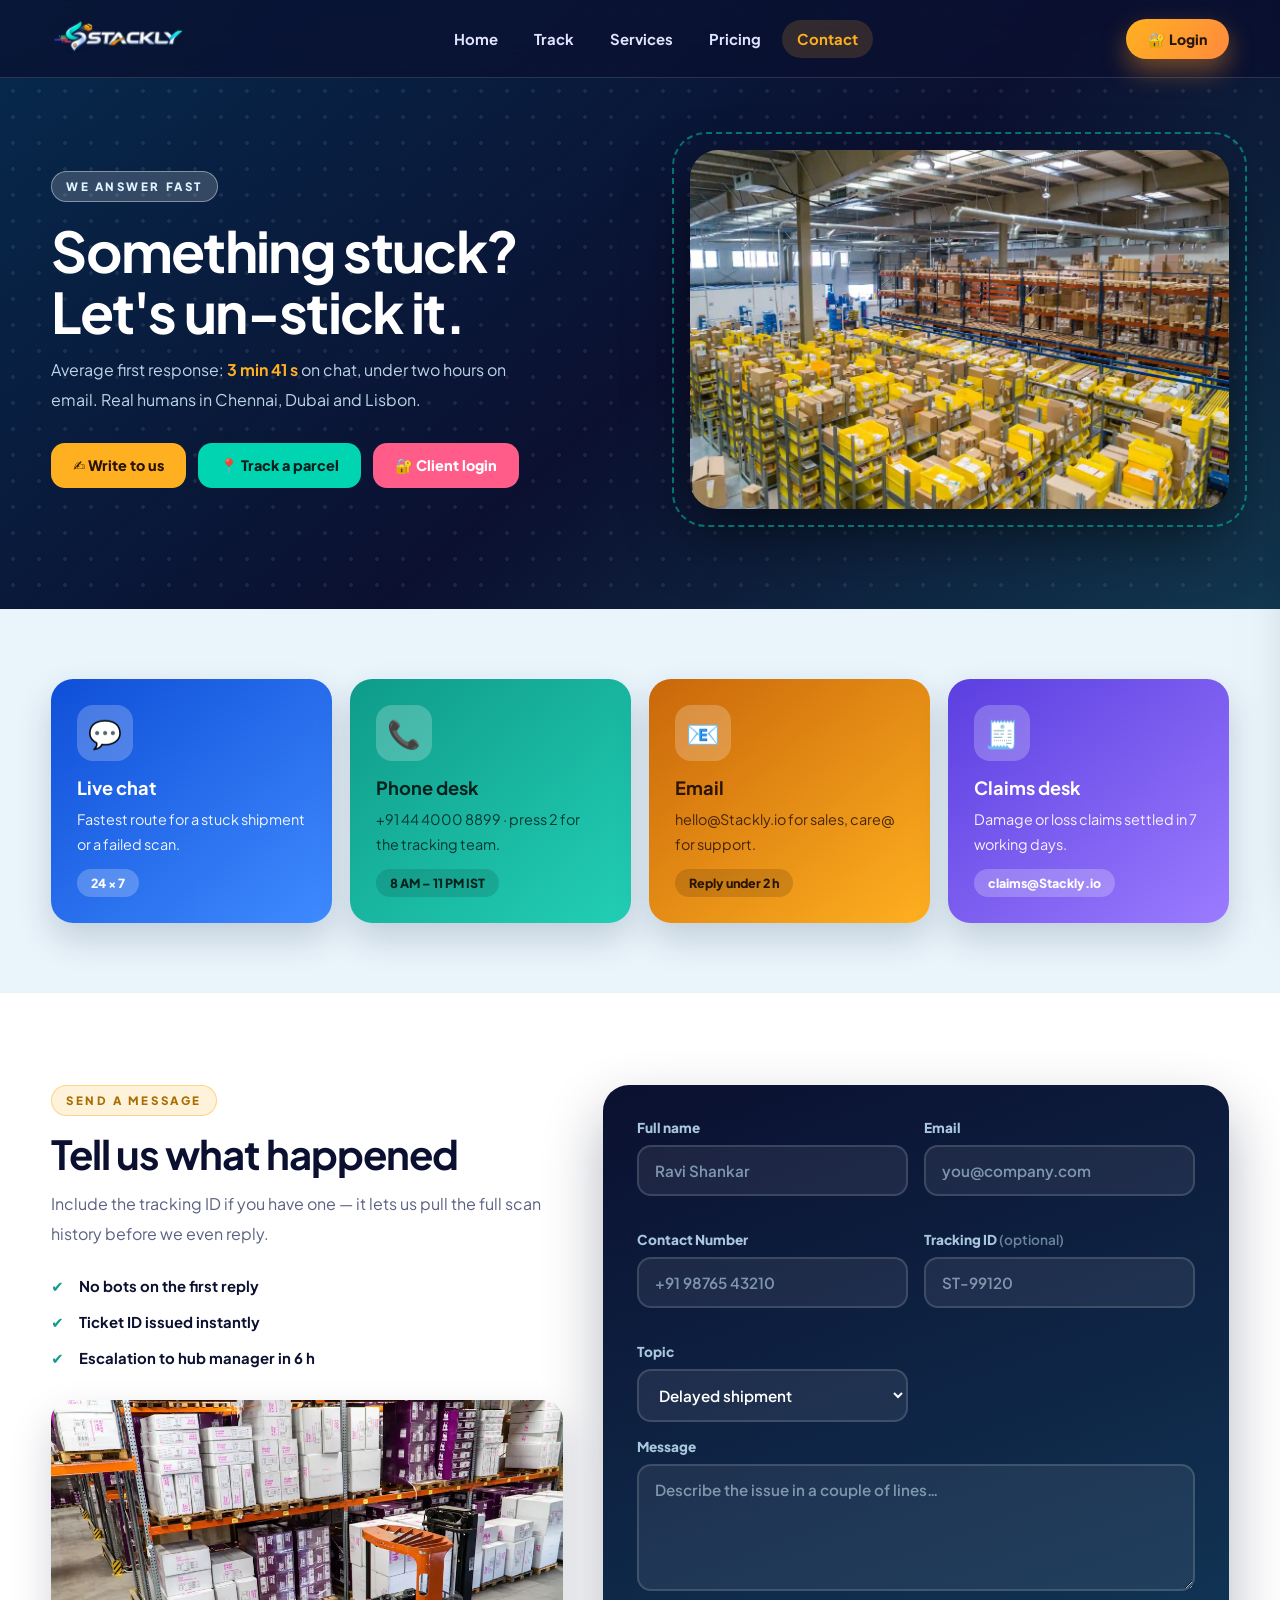
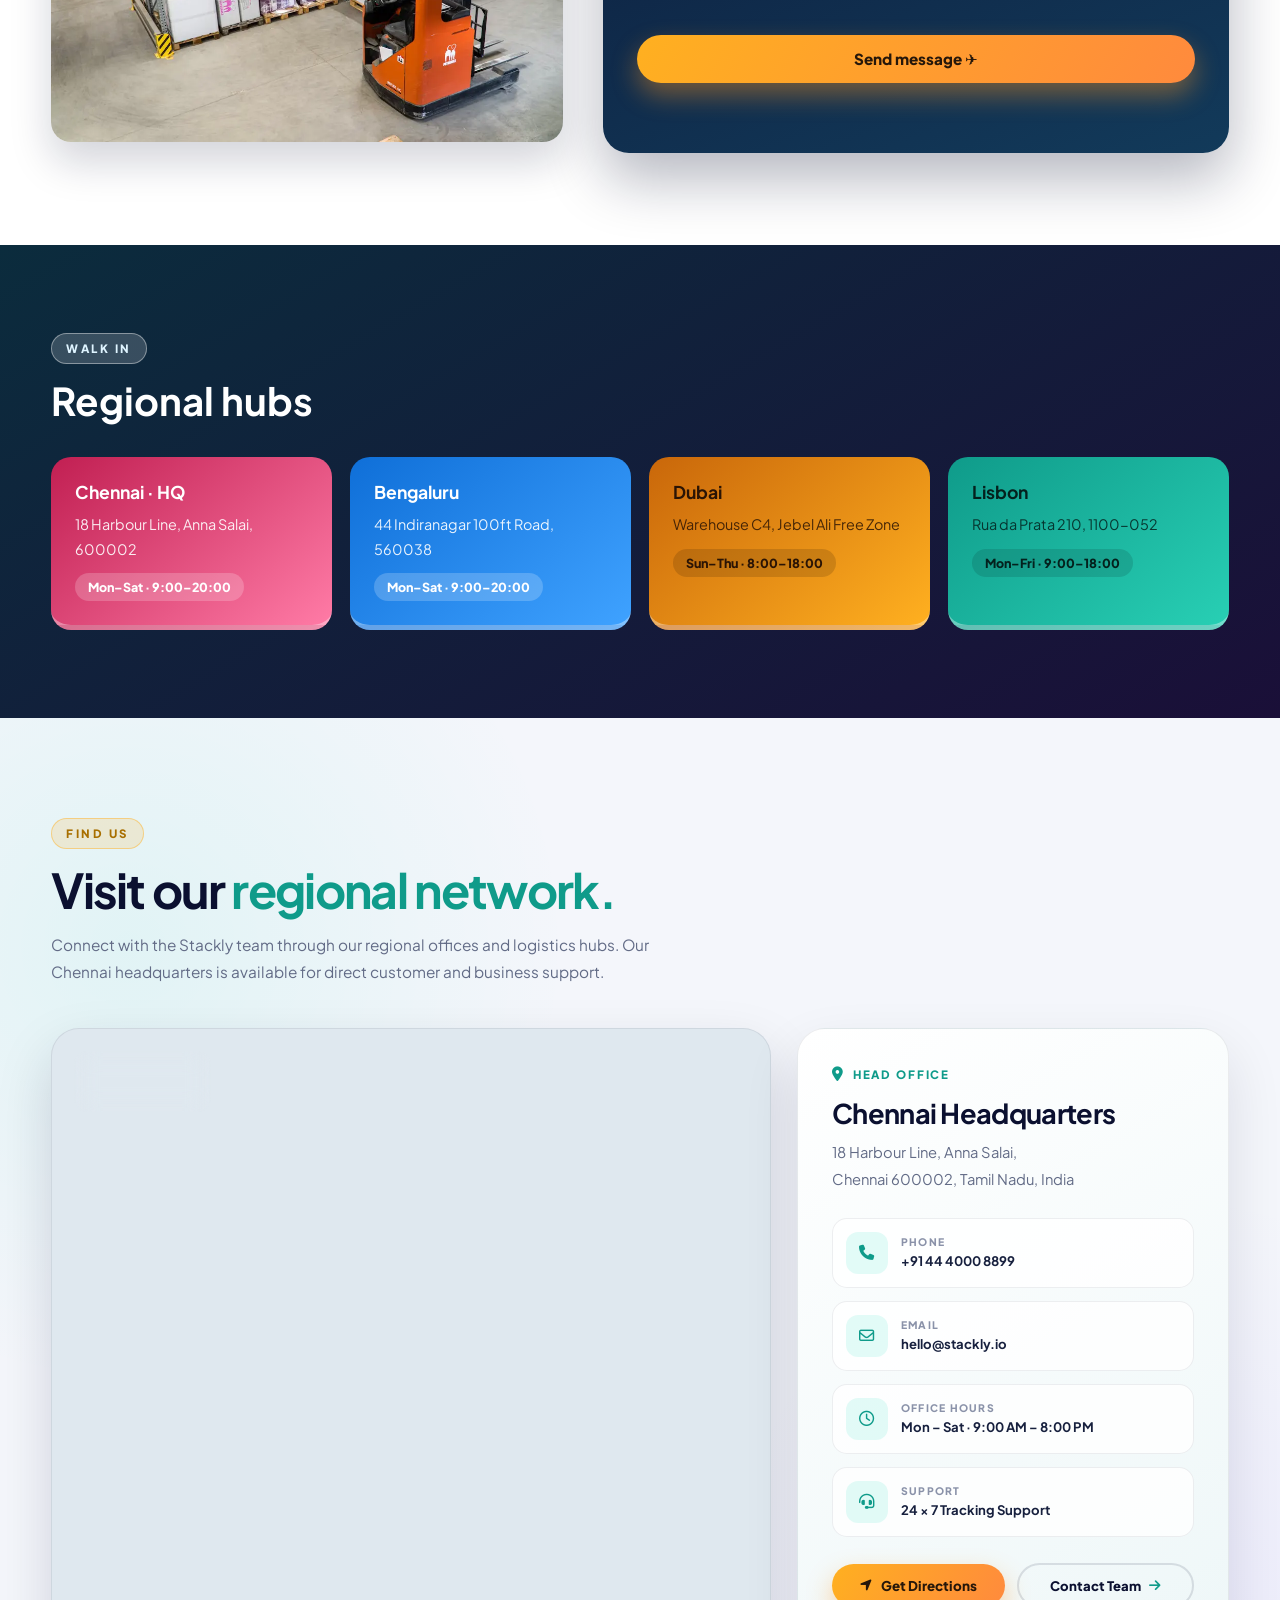
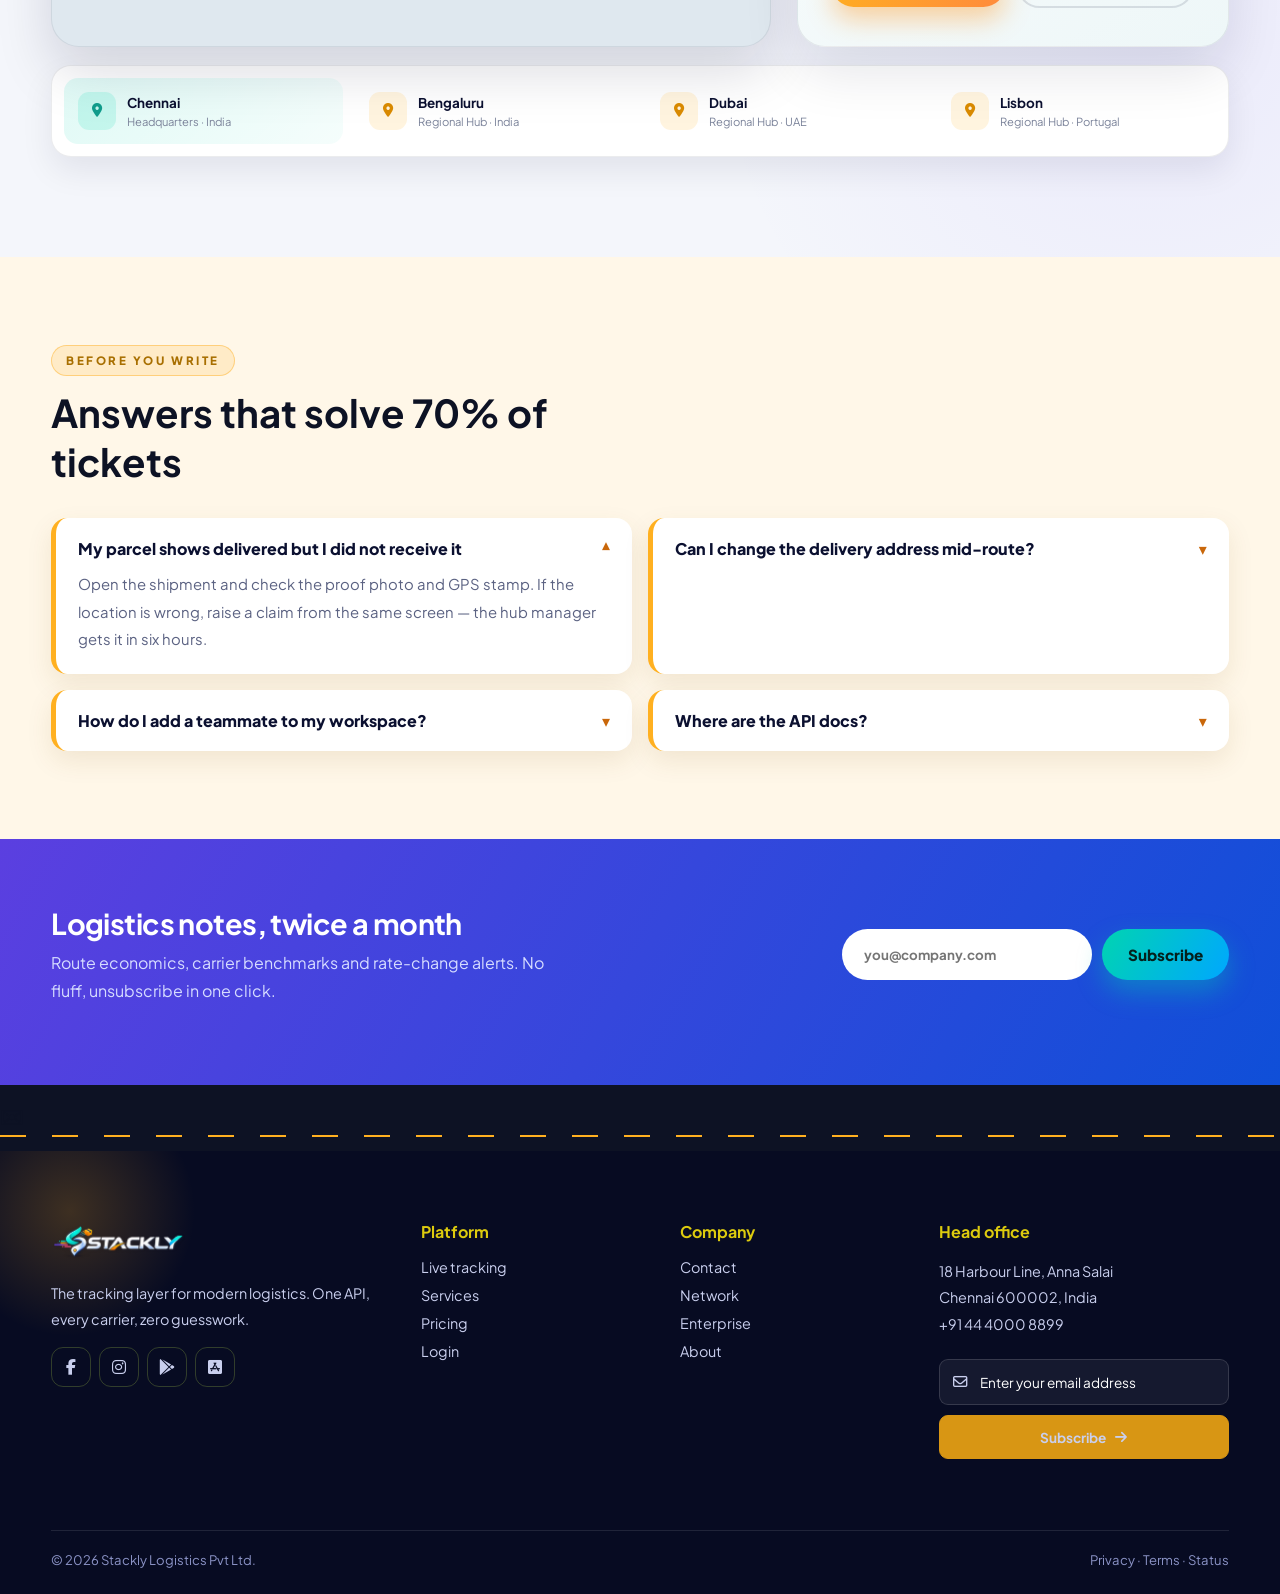
<file: contact.html>
<!doctype html>
<html lang="en">
  <head>
    <meta charset="UTF-8" />
    <meta name="viewport" content="width=device-width, initial-scale=1" />
    <title>Contact & Support — Stackly</title>
    <meta
      name="description"
      content="Talk to the Stackly courier tracking team: sales, support, claims and hub addresses."
    />
    <link
      href="https://fonts.googleapis.com/css2?family=Plus+Jakarta+Sans:wght@400;600;800&display=swap"
      rel="stylesheet"
    />
    <link rel="stylesheet" href="https://cdnjs.cloudflare.com/ajax/libs/font-awesome/6.7.2/css/all.min.css">
    <link rel="stylesheet" href="css/common.css" />
    <link rel="stylesheet" href="css/contact.css" />
  </head>
  <body>
    <nav class="nav">
      <a class="brand" href="index.html">
        <img src="images/logo.webp" alt="Stackly" />
      </a>
      <ul class="nav-links">
        <li><a href="index.html">Home</a></li>
        <li><a href="track.html">Track</a></li>
        <li><a href="services.html">Services</a></li>
        <li><a href="pricing.html">Pricing</a></li>
        <li><a class="active" href="contact.html">Contact</a></li>
      </ul>
      <div class="nav-cta">
        <a class="btn btn-amber" href="login.html">🔐 Login</a>
        <button class="burger" id="burger" aria-label="Menu">
          <span></span><span></span><span></span>
        </button>
      </div>
    </nav>
    <div class="scrim" id="scrim"></div>
    <aside class="drawer" id="drawer">

  <a class="d-link" href="index.html">🏠 Home</a>
  <a class="d-link" href="track.html">📍 Track</a>
  <a class="d-link" href="services.html">📦 Services</a>
  <a class="d-link" href="pricing.html">💰 Pricing</a>
  <a class="d-link active" href="contact.html">✉️ Contact</a>

  <a class="btn btn-amber drawer-login" href="login.html">
    🔐 Login
  </a>


  <!-- CONTACT DETAILS -->
  <div class="drawer-contact">

    <div class="drawer-contact-title">
      <span>Contact us</span>
    </div>

    <a href="mailto:hello@stackly.io" class="drawer-contact-item">
      <span class="drawer-contact-icon">
        <i class="fa-regular fa-envelope"></i>
      </span>

      <div>
        <small>Email</small>
        <strong>hello@stackly.io</strong>
      </div>
    </a>


    <a href="tel:+914440008899" class="drawer-contact-item">
      <span class="drawer-contact-icon">
        <i class="fa-solid fa-phone"></i>
      </span>

      <div>
        <small>Phone</small>
        <strong>+91 44 4000 8899</strong>
      </div>
    </a>


    <div class="drawer-contact-item">
      <span class="drawer-contact-icon">
        <i class="fa-solid fa-location-dot"></i>
      </span>

      <div>
        <small>Head Office</small>
        <strong>Chennai, Tamil Nadu</strong>
      </div>
    </div>

  </div>


  <p class="d-note">
    Support answers in under 4 minutes
  </p>

</aside>

    <!-- 1. HERO -->
    <header class="c-hero">
      <div class="dots"></div>
      <div class="wrap c-hero-in">
        <div>
          <span class="eyebrow pill-ice">We answer fast</span>
          <h1>Something stuck?<br />Let's un-stick it.</h1>
          <p>
            Average first response: <b>3 min 41 s</b> on chat, under two hours
            on email. Real humans in Chennai, Dubai and Lisbon.
          </p>
          <div class="quick-links">
            <a href="#form" class="ql q1">✍️ Write to us</a>
            <a href="track.html" class="ql q2">📍 Track a parcel</a>
            <a href="login.html" class="ql q3">🔐 Client login</a>
          </div>
        </div>
        <div class="c-hero-img">
          <img
            src="images/logistics2.webp"
            alt="Support team"
          /><span class="ring"></span>
        </div>
      </div>
    </header>

    <!-- 2. CHANNEL CARDS -->
    <section class="c-channels">
      <div class="wrap ch-grid">
        <div class="ch ch1 reveal left">
          <div class="ci">💬</div>
          <b>Live chat</b>
          <p>Fastest route for a stuck shipment or a failed scan.</p>
          <span>24 × 7</span>
        </div>
        <div class="ch ch2 reveal">
          <div class="ci">📞</div>
          <b>Phone desk</b>
          <p>+91 44 4000 8899 · press 2 for the tracking team.</p>
          <span>8 AM – 11 PM IST</span>
        </div>
        <div class="ch ch3 reveal">
          <div class="ci">📧</div>
          <b>Email</b>
          <p>hello@Stackly.io for sales, care@ for support.</p>
          <span>Reply under 2 h</span>
        </div>
        <div class="ch ch4 reveal right">
          <div class="ci">🧾</div>
          <b>Claims desk</b>
          <p>Damage or loss claims settled in 7 working days.</p>
          <span>claims@Stackly.io</span>
        </div>
      </div>
    </section>

    <!-- 3. FORM -->
    <section class="c-form-sec" id="form">
      <div class="wrap form-in">
        <div class="form-side">
          <span class="eyebrow pill-lemon">Send a message</span>
          <h2>Tell us what happened</h2>
          <p>
            Include the tracking ID if you have one — it lets us pull the full
            scan history before we even reply.
          </p>
          <ul class="assure">
            <li>No bots on the first reply</li>
            <li>Ticket ID issued instantly</li>
            <li>Escalation to hub manager in 6 h</li>
          </ul>
          <img
            src="images/track2.webp"
            alt="Warehouse worker with parcel"
          />
        </div>
        <form class="c-form" id="cForm" novalidate>

  <div class="row">

    <label>
      Full name
      <input
        type="text"
        id="fName"
        oninput="this.value=this.value.replace(/[^a-zA-Z\s]/g,'')"
        placeholder="Ravi Shankar"
      />
      <small class="err"></small>
    </label>

    <label>
      Email
      <input
        type="email"
        id="fMail"
        placeholder="you@company.com"
      />
      <small class="err"></small>
    </label>

  </div>


  <div class="row">

    <label>
      Contact Number
      <input
        type="tel"
        id="fPhone"
        placeholder="+91 98765 43210"
        oninput="this.value=this.value.replace(/[^0-9]/g,'')"
        maxlength="15"
      />
      <small class="err"></small>
    </label>

    <label>
      Tracking ID <i>(optional)</i>
      <input
        type="text"
        id="fTrack"
        placeholder="ST-99120"
      />
    </label>

  </div>


  <div class="row">

    <label>
      Topic
      <select id="fTopic">
        <option>Delayed shipment</option>
        <option>Damaged parcel</option>
        <option>Billing question</option>
        <option>API / integration</option>
        <option>Partnership</option>
      </select>
    </label>

    <div></div>

  </div>


  <label>
    Message
    <textarea
      id="fMsg"
      rows="5"
      placeholder="Describe the issue in a couple of lines…"
    ></textarea>
    <small class="err"></small>
  </label>


  <button class="btn btn-amber" type="submit">
    Send message ✈️
  </button>

  <p class="ok" id="okMsg"></p>

</form>
      </div>
    </section>

    <!-- 4. HUB LOCATIONS -->
    <section class="c-hubs">
      <div class="wrap">
        <div class="head-x light">
          <span class="eyebrow pill-ice">Walk in</span>
          <h2>Regional hubs</h2>
        </div>
        <div class="hub-grid">
          <div class="hub h1 reveal zoom">
            <b>Chennai · HQ</b>
            <p>18 Harbour Line, Anna Salai, 600002</p>
            <span>Mon–Sat · 9:00–20:00</span>
          </div>
          <div class="hub h2 reveal zoom">
            <b>Bengaluru</b>
            <p>44 Indiranagar 100ft Road, 560038</p>
            <span>Mon–Sat · 9:00–20:00</span>
          </div>
          <div class="hub h3 reveal zoom">
            <b>Dubai</b>
            <p>Warehouse C4, Jebel Ali Free Zone</p>
            <span>Sun–Thu · 8:00–18:00</span>
          </div>
          <div class="hub h4 reveal zoom">
            <b>Lisbon</b>
            <p>Rua da Prata 210, 1100-052</p>
            <span>Mon–Fri · 9:00–18:00</span>
          </div>
        </div>
      </div>
    </section>

<!-- 5. CONTACT MAP & DETAILS -->
<section class="contact-map-section">

  <div class="wrap">

    <div class="map-section-head">
      <span class="eyebrow pill-lemon">Find us</span>
      <h2>Visit our <span>regional network.</span></h2>
      <p>
        Connect with the Stackly team through our regional offices and
        logistics hubs. Our Chennai headquarters is available for direct
        customer and business support.
      </p>
    </div>


    <div class="contact-map-layout">

      <!-- MAP -->
      <div class="contact-map-card reveal left">

        <div class="map-frame">

          <iframe
            src="https://www.google.com/maps?q=Anna%20Salai,%20Chennai,%20Tamil%20Nadu,%20India&output=embed"
            loading="lazy"
            allowfullscreen
            referrerpolicy="no-referrer-when-downgrade">
          </iframe>

          <div class="map-overlay">
            <span class="map-live-dot"></span>
            <div>
              <strong>Stackly HQ</strong>
              <small>Chennai, India</small>
            </div>
          </div>

        </div>

      </div>


      <!-- DETAILS -->
      <div class="map-details reveal right">

        <span class="map-detail-label">
          <i class="fa-solid fa-location-dot"></i>
          HEAD OFFICE
        </span>

        <h3>Chennai Headquarters</h3>

        <p class="map-address">
          18 Harbour Line, Anna Salai,<br>
          Chennai 600002, Tamil Nadu, India
        </p>


        <div class="map-detail-list">

          <div class="map-detail-item">

            <div class="map-detail-icon">
              <i class="fa-solid fa-phone"></i>
            </div>

            <div>
              <small>PHONE</small>
              <strong>+91 44 4000 8899</strong>
            </div>

          </div>


          <div class="map-detail-item">

            <div class="map-detail-icon">
              <i class="fa-regular fa-envelope"></i>
            </div>

            <div>
              <small>EMAIL</small>
              <strong>hello@stackly.io</strong>
            </div>

          </div>


          <div class="map-detail-item">

            <div class="map-detail-icon">
              <i class="fa-regular fa-clock"></i>
            </div>

            <div>
              <small>OFFICE HOURS</small>
              <strong>Mon – Sat · 9:00 AM – 8:00 PM</strong>
            </div>

          </div>


          <div class="map-detail-item">

            <div class="map-detail-icon">
              <i class="fa-solid fa-headset"></i>
            </div>

            <div>
              <small>SUPPORT</small>
              <strong>24 × 7 Tracking Support</strong>
            </div>

          </div>

        </div>


        <div class="map-actions">

          <a
            href="https://www.google.com/maps/search/?api=1&query=18+Harbour+Line,+Anna+Salai,+Chennai+600002"
            target="_blank"
            rel="noopener"
            class="btn btn-amber">
            <i class="fa-solid fa-location-arrow"></i>
            Get Directions
          </a>

          <a href="contact.html#form" class="map-contact-btn">
            Contact Team
            <i class="fa-solid fa-arrow-right"></i>
          </a>

        </div>

      </div>

    </div>


    <!-- QUICK LOCATION STRIP -->
    <div class="map-location-strip reveal">

      <div class="location-mini active">

        <span class="location-pin">
          <i class="fa-solid fa-location-dot"></i>
        </span>

        <div>
          <strong>Chennai</strong>
          <small>Headquarters · India</small>
        </div>

      </div>


      <div class="location-mini">

        <span class="location-pin">
          <i class="fa-solid fa-location-dot"></i>
        </span>

        <div>
          <strong>Bengaluru</strong>
          <small>Regional Hub · India</small>
        </div>

      </div>


      <div class="location-mini">

        <span class="location-pin">
          <i class="fa-solid fa-location-dot"></i>
        </span>

        <div>
          <strong>Dubai</strong>
          <small>Regional Hub · UAE</small>
        </div>

      </div>


      <div class="location-mini">

        <span class="location-pin">
          <i class="fa-solid fa-location-dot"></i>
        </span>

        <div>
          <strong>Lisbon</strong>
          <small>Regional Hub · Portugal</small>
        </div>

      </div>

    </div>

  </div>

</section>

    <!-- 5. SUPPORT FAQ -->
    <section class="c-faq">
      <div class="wrap">
        <div class="head-x">
          <span class="eyebrow pill-lemon">Before you write</span>
          <h2>Answers that solve 70% of tickets</h2>
        </div>
        <div class="faq-grid">
          <details class="fq" open>
            <summary>
              My parcel shows delivered but I did not receive it
            </summary>
            <p>
              Open the shipment and check the proof photo and GPS stamp. If the
              location is wrong, raise a claim from the same screen — the hub
              manager gets it in six hours.
            </p>
          </details>
          <details class="fq">
            <summary>Can I change the delivery address mid-route?</summary>
            <p>
              Yes, until the "out for delivery" scan. After that the rider must
              attempt the original address once before a redirect is allowed.
            </p>
          </details>
          <details class="fq">
            <summary>How do I add a teammate to my workspace?</summary>
            <p>
              Settings → Team → Invite. Choose Admin, Ops or Read-only. Seats
              are free on every plan.
            </p>
          </details>
          <details class="fq">
            <summary>Where are the API docs?</summary>
            <p>
              docs.Stackly.io — REST reference, webhook payloads and four
              SDKs, with a sandbox key that never charges you.
            </p>
          </details>
        </div>
      </div>
    </section>

    <!-- 6. NEWSLETTER -->
    <section class="c-news">
      <div class="wrap news-in">
        <div>
          <h2>Logistics notes, twice a month</h2>
          <p>
            Route economics, carrier benchmarks and rate-change alerts. No
            fluff, unsubscribe in one click.
          </p>
        </div>
        <form class="news-form" id="newsForm">
          <input type="email" id="newsMail" placeholder="you@company.com" />
          <button class="btn btn-teal" type="submit">Subscribe</button>
        </form>
      </div>
      <p class="news-msg" id="newsMsg"></p>
    </section>

    <div class="van-strip">
      <div class="road"></div>
      <div class="van">✉️</div>
    </div>

    <footer class="foot">
      <div class="wrap foot-grid">
        <div>
          <div class="brand" style="margin-bottom: 14px">
            <a class="brand" href="index.html">
              <img src="images/logo.webp" alt="Stackly">
            </a>
          </div>
          <p>
            The tracking layer for modern logistics. One API, every carrier,
            zero guesswork.
          </p>
          <div class="soc">

             <a href="error.html"><i class="fa-brands fa-facebook-f"></i></a>

             <a href="error.html"><i class="fa-brands fa-instagram"></i></a>

             <a href="error.html"><i class="fa-brands fa-google-play"></i></a>

             <a href="error.html"><i class="fa-brands fa-app-store-ios"></i></a>

         </div>
        </div>
        <div>
          <h4>Platform</h4>
          <ul>
            <li><a href="track.html">Live tracking</a></li>
            <li><a href="services.html">Services</a></li>
            <li><a href="pricing.html">Pricing</a></li>
            <li><a href="login.html">Login</a></li>
          </ul>
        </div>
        <div>
          <h4>Company</h4>
          <ul>
            <li><a href="contact.html">Contact</a></li>
            <li><a href="services.html">Network</a></li>
            <li><a href="pricing.html">Enterprise</a></li>
            <li><a href="index.html">About</a></li>
          </ul>
        </div>
        <div>
          <h4>Head office</h4>
          <p>
            18 Harbour Line, Anna Salai<br />Chennai 600002, India<br />+91 44
            4000 8899
            <!-- NEWSLETTER -->
              <div class="footer-subscribe">

                  <form class="subscribe-form">

                     <div class="subscribe-input">
                          <i class="fa-regular fa-envelope"></i>

                         <input
                              type="email"
                              placeholder="Enter your email address"
                              required
                          >
                     </div>

                     <button type="submit" class="subscribe-btn">
                         Subscribe
                         <i class="fa-solid fa-arrow-right"></i>
                     </button>

                  </form>

                 <span class="subscribe-message"></span>

              </div>
          </p>
        </div>
      </div>
      <div class="wrap foot-bar">
        <span>© <span class="yr"></span> Stackly Logistics Pvt Ltd.</span
        ><span>Privacy · Terms · Status</span>
      </div>
    </footer>

    <script src="js/common.js"></script>
    <script src="js/contact.js"></script>
  </body>
</html>
</file>
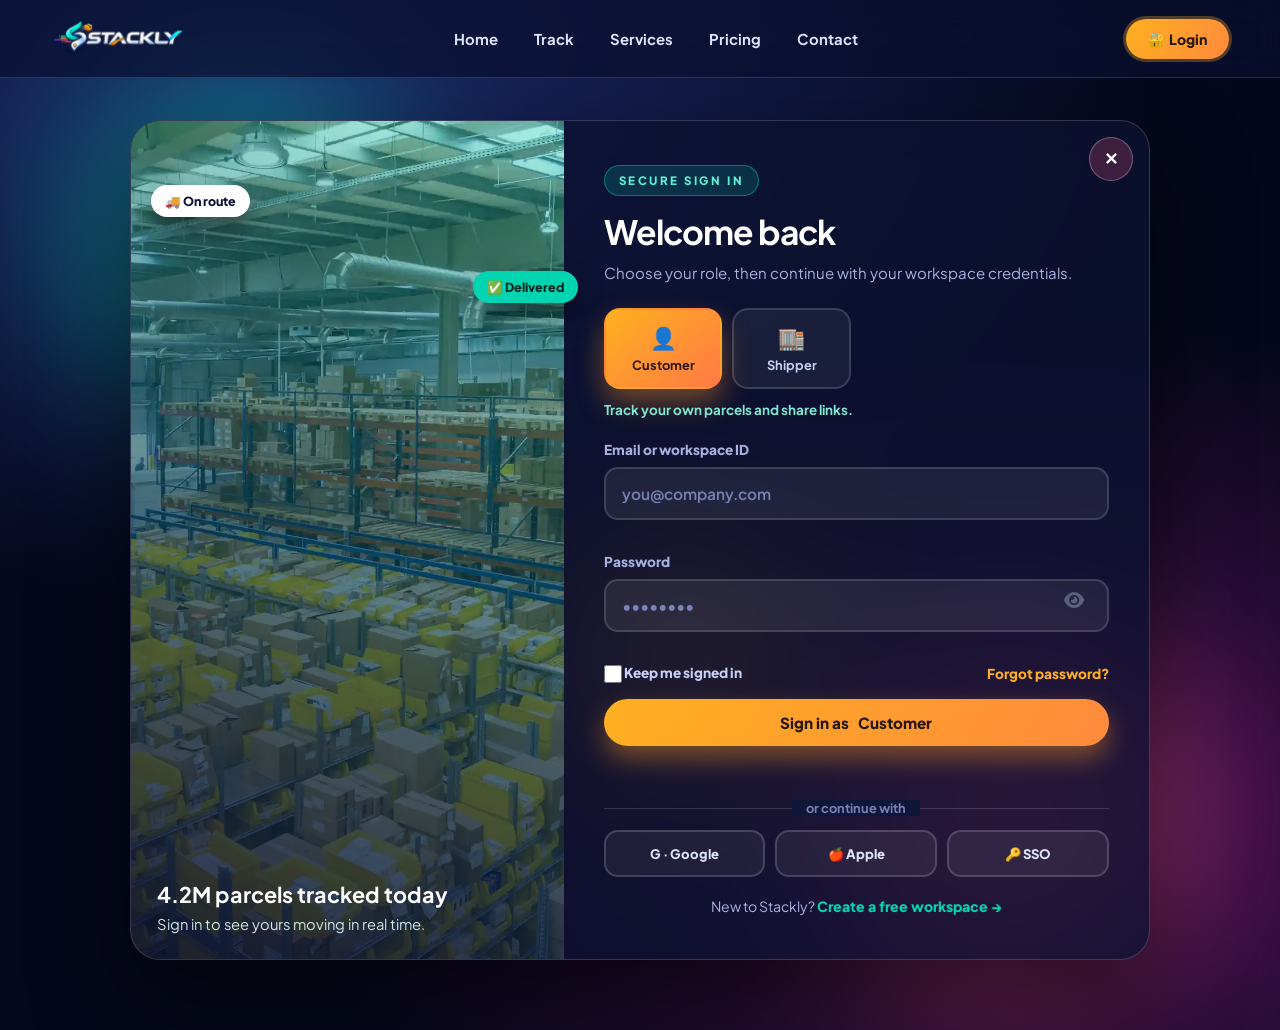
<file: customer-dashboard.html>
<!DOCTYPE html>
<html lang="en">
<head>
<meta charset="UTF-8">
<meta name="viewport" content="width=device-width,initial-scale=1">
<title>Customer Dashboard — Stackly Courier</title>
<meta name="description" content="Stackly customer dashboard: track parcels, book pickups, manage addresses, wallet, and support tickets.">
<link rel="preconnect" href="https://fonts.googleapis.com">
<link rel="preconnect" href="https://fonts.gstatic.com" crossorigin>
<link href="https://fonts.googleapis.com/css2?family=Plus+Jakarta+Sans:wght@400;600;700;800;900&display=swap" rel="stylesheet">
<link rel="stylesheet" href="https://cdnjs.cloudflare.com/ajax/libs/font-awesome/6.5.1/css/all.min.css">
<link rel="stylesheet" href="css/dashboard.css">
<link rel="stylesheet" href="css/customer-dashboard.css">
</head>
<body class="cust">

<div class="shell">

  <!-- ============ SIDEBAR ============ -->
  <aside class="side" id="side">
    <a class="brand" href="customer-dashboard.html">
      <img src="images/logo.webp" alt="Stackly">
    </a>

    <div class="who">
      <img src="images/team1.webp" alt="Customer avatar">
      <div><b class="profileName">Meera Raghav</b><small>Customer</small></div>
    </div>

    <div class="side-scroll">
      <p class="side-label">Main</p>
      <button class="mlink active" data-mod="overview"><span class="ic"><i class="fa-solid fa-gauge-high"></i></span> Overview</button>
      <button class="mlink" data-mod="shipments"><span class="ic"><i class="fa-solid fa-box-open"></i></span> My Shipments <span class="badge">6</span></button>
      <button class="mlink" data-mod="track"><span class="ic"><i class="fa-solid fa-location-crosshairs"></i></span> Live Tracking</button>
      <p class="side-label">Manage</p>
      <button class="mlink" data-mod="book"><span class="ic"><i class="fa-solid fa-calendar-plus"></i></span> Book Pickup</button>
      <button class="mlink" data-mod="address"><span class="ic"><i class="fa-solid fa-address-book"></i></span> Address Book</button>
      <button class="mlink" data-mod="wallet"><span class="ic"><i class="fa-solid fa-wallet"></i></span> Wallet &amp; Bills</button>
      <p class="side-label">Help</p>
      <button class="mlink" data-mod="support"><span class="ic"><i class="fa-solid fa-headset"></i></span> Support</button>
      <button class="mlink" data-mod="settings"><span class="ic"><i class="fa-solid fa-sliders"></i></span> Settings</button>
    </div>

    <div class="side-foot">
      <button class="logout" id="logoutSide"><i class="fa-solid fa-right-from-bracket"></i> Logout</button>
    </div>
  </aside>
  <div class="scrim" id="scrim"></div>

  <!-- ============ MAIN ============ -->
  <div class="main">
    <header class="topbar">
      <button class="sb-toggle" id="sbToggle" aria-label="Open menu"><i class="fa-solid fa-bars"></i></button>
      <div class="tb-title" id="tbTitle">Overview <small>Welcome back, Meera</small></div>
      <div class="tb-right">
        <div class="tb-search"><i class="fa-solid fa-magnifying-glass" style="color:#5b648e"></i><input id="topSearch" placeholder="Search tracking ID…"></div>
        <button class="tb-btn" id="bellBtn" aria-label="Notifications"><i class="fa-regular fa-bell"></i><span class="dot"></span></button>
        <button class="tb-logout" id="logoutTop"><i class="fa-solid fa-right-from-bracket"></i> Logout</button>
      </div>
    </header>

    <main class="page">

      <!-- ---------- OVERVIEW ---------- -->
      <section class="module on" id="m-overview">

        <!-- CUSTOMER WELCOME -->
<section class="customer-welcome">

  <div class="welcome-content">
    <span class="welcome-badge">
      <i class="fa-solid fa-hand-wave"></i>
      Customer Overview
    </span>

    <h1>
      Welcome back, <span class="profileName">Customer</span> 👋
    </h1>

    <p>
      Track your shipments, check delivery updates, and stay informed
      about every package in your journey.
    </p>

    <div class="welcome-actions">
      <a href="error.html" class="welcome-btn primary">
        <i class="fa-solid fa-location-dot"></i>
        Track a Package
      </a>

      <a href="error.html" class="welcome-btn secondary">
        <i class="fa-solid fa-box"></i>
        View Shipments
      </a>
    </div>
  </div>

  <div class="welcome-visual">
    <div class="welcome-circle"></div>

    <div class="welcome-package">
      <i class="fa-solid fa-box"></i>
    </div>

    <div class="welcome-truck">
      <i class="fa-solid fa-truck-fast"></i>
    </div>
  </div>

</section>

        <div class="mod-head">
          <div><span class="chip">Snapshot</span><h2>Delivery Overview</h2><p>Everything moving under your account today — live counters refresh every few seconds.</p></div>
          <button class="pill-btn spacer" data-go="book"><i class="fa-solid fa-plus"></i> New Pickup</button>
        </div>

        <div class="grid g4 reveal">
          <div class="card c-violet"><p class="k">In Transit</p><p class="v count" data-to="12">0</p><p class="s"><i class="fa-solid fa-arrow-up"></i> 3 more than last week</p></div>
          <div class="card c-amber"><p class="k">Out for Delivery</p><p class="v count" data-to="4">0</p><p class="s">ETA today before 7 PM</p></div>
          <div class="card c-teal"><p class="k">Delivered (30d)</p><p class="v count" data-to="87">0</p><p class="s">98.6% on-time rate</p></div>
          <div class="card c-pink"><p class="k">Issues Raised</p><p class="v count" data-to="2">0</p><p class="s">1 resolved · 1 in review</p></div>
        </div>

        <div class="grid g21" style="margin-top:16px">
          <div class="panel reveal">
            <h3>Monthly Shipping Volume</h3><p class="sub">Parcels booked by you over the last 8 months.</p>
            <div class="chart" id="custChart"></div>
          </div>
          <div class="panel reveal">
            <h3>Active Delivery</h3><p class="sub">ST-99120 · Chennai → Bengaluru</p>
            <div class="live">
              <b>Rider: Arun K.</b><p style="opacity:.85;font-size:.85rem;margin-top:5px">Vehicle TN-09 AC 4412 · 42 km away</p>
              <div class="rowline" style="margin-top:18px;color:#fff"><span>Progress</span><span>72%</span></div>
              <div class="bar" style="background:rgba(255,255,255,.2)"><i style="background:linear-gradient(90deg,#ffb020,#ff5c8a)" data-w="72"></i></div>
              <div class="road"></div><div class="van">🚚</div>
            </div>
          </div>
        </div>

        <div class="grid g3 reveal" style="margin-top:16px">
          <div class="card c-navy"><h4>Fastest Route Used</h4><p class="s" style="margin-top:8px">NH-44 corridor · avg 9h 20m door-to-door for your last 12 shipments.</p></div>
          <div class="card c-sky"><h4>Carbon Saved</h4><p class="v">128 kg</p><p class="s">By choosing consolidated EV delivery slots.</p></div>
          <div class="card c-lime"><h4>Loyalty Tier</h4><p class="v">Gold</p><p class="s">460 points to Platinum · free insurance unlocked.</p></div>
        </div>
      </section>

      <!-- ---------- SHIPMENTS ---------- -->
      <section class="module" id="m-shipments">
        <div class="mod-head">
          <div><span class="chip">Records</span><h2>My Shipments</h2><p>Filter, search and inspect every parcel booked from this account.</p></div>
          <div class="spacer filterbar">
            <button class="fbtn active" data-f="all">All</button>
            <button class="fbtn" data-f="transit">In Transit</button>
            <button class="fbtn" data-f="delivered">Delivered</button>
            <button class="fbtn" data-f="pending">Pending</button>
          </div>
        </div>
        <div class="panel reveal" style="overflow-x:auto">
          <table class="tbl"><thead><tr><th>Tracking ID</th><th>Route</th><th>Service</th><th>Weight</th><th>Status</th><th>ETA</th></tr></thead>
          <tbody id="shipRows"></tbody></table>
        </div>
        <div class="grid g3 reveal" style="margin-top:16px">
          <div class="card c-slate"><h4>Avg Delivery Time</h4><p class="v">1.8 d</p><p class="s">Across all your services.</p></div>
          <div class="card c-teal"><h4>Cheapest Lane</h4><p class="v">₹64</p><p class="s">Chennai → Coimbatore, surface.</p></div>
          <div class="card c-pink"><h4>Returns</h4><p class="v">3</p><p class="s">All refunded within 48h.</p></div>
        </div>
      </section>

      <!-- ---------- LIVE TRACKING ---------- -->
      <section class="module" id="m-track">
        <div class="mod-head"><div><span class="chip">Realtime</span><h2>Live Tracking Console</h2><p>Try demo IDs: <b>ST-99120</b>, <b>ST-44781</b>, <b>ST-10233</b>.</p></div></div>
        <div class="panel reveal">
          <div class="trackbox">
            <input id="trkInput" placeholder="Enter tracking ID e.g. ST-99120">
            <button class="pill-btn" id="trkBtn" onclick="window.location.href = 'dashboardError.html'"><i class="fa-solid fa-magnifying-glass"></i> Track</button>
          </div>
          <div id="trkResult" class="trk-result"></div>
        </div>
        <div class="grid g2 reveal" style="margin-top:16px">
          <div class="panel"><h3>Scan Feed</h3><p class="sub">Auto-updating hub events.</p><ul class="feed" id="feed"></ul></div>
          <div class="panel"><h3>Delivery Preferences</h3><p class="sub">Applied to the selected parcel.</p>
            <div class="field"><label>Drop instruction</label><select><option>Hand to me only</option><option>Leave with security</option><option>Neighbour accepted</option></select></div>
            <div class="field"><label>Preferred slot</label><select><option>9 AM – 12 PM</option><option>12 PM – 4 PM</option><option>4 PM – 8 PM</option></select></div>
            <button class="pill-btn alt" onclick="window.location.href = 'dashboardError.html'">Save Preference</button>
          </div>
        </div>
      </section>

      <!-- ---------- BOOK PICKUP ---------- -->
      <section class="module" id="m-book">
        <div class="mod-head"><div><span class="chip">Create</span><h2>Book a Pickup</h2><p>Instant quote calculated as you type — no hidden fuel charges.</p></div></div>
        <div class="grid g21">
          <div class="panel reveal">
            <h3>Shipment Details</h3><p class="sub">All fields required for a confirmed slot.</p>
            <div class="grid g2">
              <div class="field"><label>Pickup city</label><input id="bkFrom" value="Chennai"></div>
              <div class="field"><label>Drop city</label><input id="bkTo" value="Bengaluru"></div>
              <div class="field"><label>Weight (kg)</label><input type="number" id="bkKg" value="3" min="0.5" step="0.5"></div>
              <div class="field"><label>Service</label><select id="bkSvc"><option value="1">Surface (2-4 days)</option><option value="1.7">Express (24h)</option><option value="2.6">Same-day Flash</option></select></div>
              <div class="field"><label>Pickup date</label><input type="date" id="bkDate"></div>
              <div class="field"><label>Insurance</label><select id="bkIns"><option value="0">None</option><option value="49">Standard ₹49</option><option value="149">Premium ₹149</option></select></div>
            </div>
            <div class="field"><label>Package note</label><textarea rows="3" placeholder="Fragile ceramic, handle upright"></textarea></div>
            <button class="pill-btn" id="bkConfirm" onclick="window.location.href = 'dashboardError.html'"><i class="fa-solid fa-check"></i> Confirm Booking</button>
          </div>
          <div class="panel reveal">
            <h3>Live Quote</h3><p class="sub">Updates instantly.</p>
            <div class="card c-amber" style="margin-bottom:14px"><p class="k">Estimated Total</p><p class="v" id="bkTotal">₹0</p><p class="s" id="bkBreak">—</p></div>
            <ul class="ticks">
              <li><i class="fa-solid fa-shield-halved"></i> Free ₹5,000 base cover</li>
              <li><i class="fa-solid fa-camera"></i> Photo proof of delivery</li>
              <li><i class="fa-solid fa-rotate-left"></i> Free reschedule once</li>
              <li><i class="fa-solid fa-leaf"></i> EV fleet on metro lanes</li>
            </ul>
          </div>
        </div>
      </section>

      <!-- ---------- ADDRESS BOOK ---------- -->
      <section class="module" id="m-address">
        <div class="mod-head"><div><span class="chip">Saved</span><h2>Address Book</h2><p>Reusable pickup and drop locations with default tagging.</p></div>
          <button class="pill-btn spacer" onclick="window.location.href = 'dashboardError.html'" id="addAddr"><i class="fa-solid fa-plus"></i> Add Address</button></div>
        <div class="grid g3 reveal" id="addrGrid"></div>
        <div class="panel reveal" style="margin-top:16px">
          <h3>Coverage Check</h3><p class="sub">Verify a PIN code before booking.</p>
          <div class="trackbox"><input id="pinInput" placeholder="Enter 6-digit PIN code"><button class="pill-btn alt" id="pinBtn">Check</button></div>
          <p class="note" id="pinOut" style="margin-top:12px">Serviceable across 19,400+ PIN codes.</p>
        </div>
      </section>

      <!-- ---------- WALLET ---------- -->
      <section class="module" id="m-wallet">
        <div class="mod-head"><div><span class="chip">Money</span><h2>Wallet &amp; Billing</h2><p>Prepaid balance, invoices and saved payment methods.</p></div></div>
        <div class="grid g3 reveal">
          <div class="card c-violet"><p class="k">Wallet Balance</p><p class="v" id="walBal">₹4,820</p><p class="s">Auto top-up at ₹500</p></div>
          <div class="card c-teal"><p class="k">Spent This Month</p><p class="v">₹9,340</p><p class="s">18 shipments</p></div>
          <div class="card c-lime"><p class="k">Cashback Earned</p><p class="v">₹612</p><p class="s">Gold tier 4% back</p></div>
        </div>
        <div class="grid g21" style="margin-top:16px">
          <div class="panel reveal" style="overflow-x:auto"><h3>Invoices</h3><p class="sub">Downloadable GST invoices.</p>
            <table class="tbl"><thead><tr><th>Invoice</th><th>Date</th><th>Shipments</th><th>Amount</th><th>Status</th></tr></thead>
            <tbody>
              <tr><td>INV-2291</td><td>02 Aug 2026</td><td>18</td><td>₹9,340</td><td><span class="tag t-green">Paid</span></td></tr>
              <tr><td>INV-2190</td><td>02 Jul 2026</td><td>21</td><td>₹11,120</td><td><span class="tag t-green">Paid</span></td></tr>
              <tr><td>INV-2088</td><td>02 Jun 2026</td><td>14</td><td>₹7,460</td><td><span class="tag t-green">Paid</span></td></tr>
              <tr><td>INV-2401</td><td>02 Sep 2026</td><td>6</td><td>₹3,180</td><td><span class="tag t-amber">Due</span></td></tr>
            </tbody></table>
          </div>
          <div class="panel reveal"><h3>Add Money</h3><p class="sub">Instant UPI / card top-up.</p>
            <div class="field"><label>Amount (₹)</label><input type="number" id="topAmt" value="1000"></div>
            <div class="quickamt"><button data-amt="500">₹500</button><button data-amt="1000">₹1000</button><button data-amt="2500">₹2500</button></div>
            <button class="pill-btn" onclick="window.location.href = 'dashboardError.html'" id="topBtn" style="margin-top:14px"><i class="fa-solid fa-bolt"></i> Top Up Wallet</button>
          </div>
        </div>
      </section>

      <!-- ---------- SUPPORT ---------- -->
      <section class="module" id="m-support">
        <div class="mod-head"><div><span class="chip">Help</span><h2>Support Center</h2><p>Raise a ticket or browse the fastest answers.</p></div></div>
        <div class="grid g21">
          <div class="panel reveal"><h3>Raise a Ticket</h3><p class="sub">Average first response: 11 minutes.</p>
            <div class="field"><label>Related tracking ID</label><input id="spId" placeholder="ST-99120"></div>
            <div class="field"><label>Issue type</label><select><option>Delayed delivery</option><option>Damaged parcel</option><option>Wrong address</option><option>Refund request</option></select></div>
            <div class="field"><label>Describe the issue</label><textarea rows="4" id="spMsg" placeholder="Tell us what happened…"></textarea></div>
            <button class="pill-btn" onclick="window.location.href = 'dashboardError.html'" id="spBtn"><i class="fa-solid fa-paper-plane"></i> Submit Ticket</button>
            <p class="note" id="spOut" style="margin-top:12px"></p>
          </div>
          <div class="panel reveal"><h3>Open Tickets</h3><p class="sub">Live status of your requests.</p>
            <ul class="tl">
              <li class="done"><b>TKT-8891 · Refund processed</b><span>₹340 credited to wallet · 2 days ago</span></li>
              <li><b>TKT-9042 · Delay investigation</b><span>Hub team responded · awaiting your reply</span></li>
              <li><b>TKT-9110 · Address correction</b><span>Applied to ST-44781 · 4 hours ago</span></li>
            </ul>
          </div>
        </div>
        <div class="grid g3 reveal" style="margin-top:16px">
          <div class="card c-navy"><h4>Call Desk</h4><p class="s" style="margin-top:8px">1800-778-4455 · 24×7 multilingual support.</p></div>
          <div class="card c-pink"><h4>WhatsApp Bot</h4><p class="s" style="margin-top:8px">Send your tracking ID to +91 90000 11223 for instant status.</p></div>
          <div class="card c-sky"><h4>Claim Policy</h4><p class="s" style="margin-top:8px">Damage claims settled in 5 working days with photo proof.</p></div>
        </div>
      </section>

      <!-- ---------- SETTINGS ---------- -->
      <section class="module" id="m-settings">
        <div class="mod-head"><div><span class="chip">Account</span><h2>Settings</h2><p>Profile, alerts and security controls.</p></div></div>
        <div class="grid g2">
          <div class="panel reveal"><h3>Profile</h3><p class="sub">Visible to riders at doorstep.</p>
            <div class="field"><label>Full name</label><input value="Meera Raghav"></div>
            <div class="field"><label>Phone</label><input value="+91 98407 22110"></div>
            <div class="field"><label>Email</label><input value="meera@Stackly.io"></div>
            <button class="pill-btn" onclick="window.location.href = 'dashboardError.html'">Save Profile</button>
          </div>
          <div class="panel reveal"><h3>Notifications</h3><p class="sub">Choose how we ping you.</p>
            <div class="switchrow"><span>SMS on every scan</span><label class="sw"><input type="checkbox" checked><i></i></label></div>
            <div class="switchrow"><span>Email delivery summary</span><label class="sw"><input type="checkbox" checked><i></i></label></div>
            <div class="switchrow"><span>WhatsApp rider alerts</span><label class="sw"><input type="checkbox"><i></i></label></div>
            <div class="switchrow"><span>Promotional offers</span><label class="sw"><input type="checkbox"><i></i></label></div>
            <h3 style="margin-top:20px">Security</h3><p class="sub">Keep your parcels safe.</p>
            <div class="switchrow"><span>Two-factor login</span><label class="sw"><input type="checkbox" checked><i></i></label></div>
            <button class="pill-btn alt" onclick="window.location.href = 'dashboardError.html'">Update Security</button>
          </div>
        </div>
      </section>

    </main>
  </div>
</div>

<div class="toast" id="toast"></div>
<script src="js/customer-dashboard.js"></script>
</body>
</html>
</file>
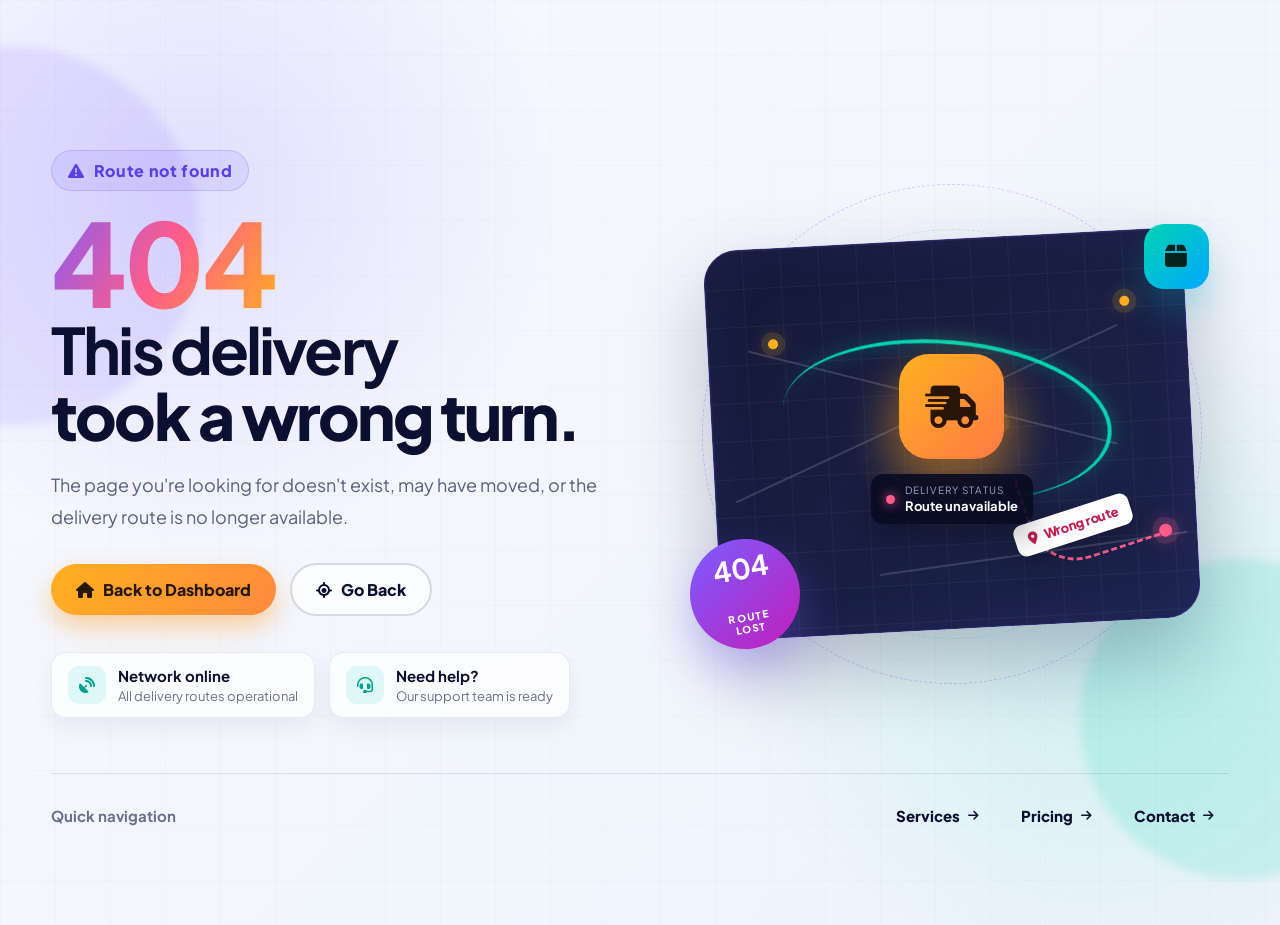
<file: dashboardError.html>
<!DOCTYPE html>
<html lang="en">
<head>
  <meta charset="UTF-8">
  <meta name="viewport" content="width=device-width, initial-scale=1">

  <title>Page Not Found — Stackly</title>

  <meta
    name="description"
    content="The page you're looking for could not be found."
  >

  <link
    href="https://fonts.googleapis.com/css2?family=Plus+Jakarta+Sans:wght@400;600;700;800&display=swap"
    rel="stylesheet"
  >

  <link
    rel="stylesheet"
    href="css/common.css"
  >

  <link
    rel="stylesheet"
    href="css/error.css"
  >

  <!-- Font Awesome -->
  <link
    rel="stylesheet"
    href="https://cdnjs.cloudflare.com/ajax/libs/font-awesome/6.5.2/css/all.min.css"
  >
</head>

<body>



  <!-- ================= ERROR SECTION ================= -->

  <main class="error-page">

    <!-- Decorative background -->

    <div class="error-grid"></div>

    <div class="error-glow error-glow-one"></div>
    <div class="error-glow error-glow-two"></div>


    <div class="error-container">

      <!-- LEFT CONTENT -->

      <div class="error-content">

        <span class="error-pill">
          <i class="fa-solid fa-triangle-exclamation"></i>
          Route not found
        </span>

        <h1>
          <span>404</span>
          <br>
          This delivery
          <strong>took a wrong turn.</strong>
        </h1>

        <p>
          The page you're looking for doesn't exist,
          may have moved, or the delivery route is no
          longer available.
        </p>

        <div class="error-actions">

          <a
            onclick="window.history.back()"
            class="btn btn-amber"
          >
            <i class="fa-solid fa-house"></i>
            Back to Dashboard
          </a>

          <a
            onclick="window.history.back()"
            class="error-outline"
          >
            <i class="fa-solid fa-location-crosshairs"></i>
            Go Back
          </a>

        </div>

        <div class="error-mini">

          <div>
            <i class="fa-solid fa-satellite-dish"></i>

            <div>
              <strong>Network online</strong>
              <span>All delivery routes operational</span>
            </div>
          </div>

          <div>
            <i class="fa-solid fa-headset"></i>

            <div>
              <strong>Need help?</strong>
              <span>Our support team is ready</span>
            </div>
          </div>

        </div>

      </div>


      <!-- RIGHT VISUAL -->

      <div class="error-visual">

        <div class="visual-orbit orbit-one"></div>
        <div class="visual-orbit orbit-two"></div>


        <!-- Map -->

        <div class="error-map">

          <div class="map-road road-one"></div>
          <div class="map-road road-two"></div>
          <div class="map-road road-three"></div>


          <div class="map-dot dot-one"></div>
          <div class="map-dot dot-two"></div>
          <div class="map-dot dot-three"></div>


          <div class="route-line"></div>


          <!-- Wrong route -->

          <div class="wrong-route">

            <span></span>

            <div class="wrong-route-card">
              <i class="fa-solid fa-location-dot"></i>
              Wrong route
            </div>

          </div>

        </div>


        <!-- Delivery vehicle -->

        <div class="error-truck">

          <div class="truck-glow"></div>

          <div class="truck-icon">
            <i class="fa-solid fa-truck-fast"></i>
          </div>

          <div class="truck-status">

            <span class="status-dot"></span>

            <div>
              <small>DELIVERY STATUS</small>
              <strong>Route unavailable</strong>
            </div>

          </div>

        </div>


        <!-- Floating package -->

        <div class="floating-package">
          <i class="fa-solid fa-box"></i>
        </div>


        <!-- 404 badge -->

        <div class="error-badge">

          <strong>404</strong>

          <span>
            ROUTE
            <br>
            LOST
          </span>

        </div>

      </div>

    </div>


    <!-- QUICK LINKS -->

    <div class="error-links">

      <span>Quick navigation</span>

      <a href="services.html">
        Services
        <i class="fa-solid fa-arrow-right"></i>
      </a>

      <a href="pricing.html">
        Pricing
        <i class="fa-solid fa-arrow-right"></i>
      </a>

      <a href="contact.html">
        Contact
        <i class="fa-solid fa-arrow-right"></i>
      </a>

    </div>

  </main>



  <script src="js/common.js"></script>

  <script>
    document
      .querySelectorAll(".yr")
      .forEach(el => {
        el.textContent = new Date().getFullYear();
      });
  </script>

</body>
</html>
</file>
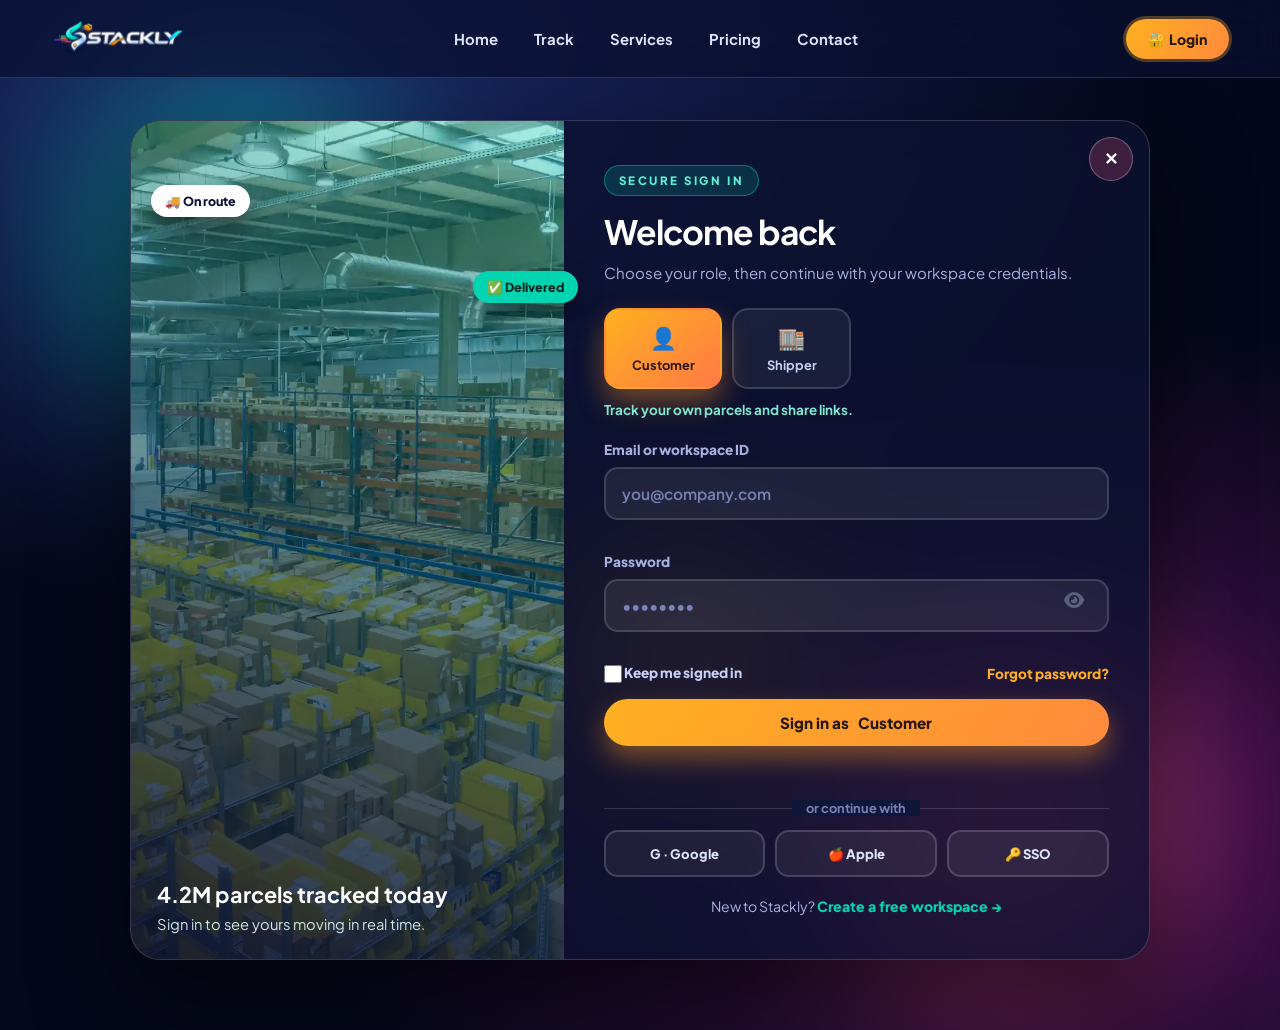
<file: login.html>
<!doctype html>
<html lang="en">
  <head>
    <meta charset="UTF-8" />
    <meta name="viewport" content="width=device-width, initial-scale=1" />
    <title>Login — Stackly Courier Tracking</title>
    <meta
      name="description"
      content="Sign in to Stackly as a customer, shipper, driver or admin."
    />
    <link
      href="https://fonts.googleapis.com/css2?family=Plus+Jakarta+Sans:wght@400;600;800&display=swap"
      rel="stylesheet"
    />
    <link
      rel="stylesheet"
      href="https://cdnjs.cloudflare.com/ajax/libs/font-awesome/6.5.2/css/all.min.css"
    />
    <link rel="stylesheet" href="css/common.css" />
    <link rel="stylesheet" href="css/login.css" />
  </head>
  <body class="login-body">
    <nav class="nav">
      <a class="brand" href="index.html">
        <img src="images/logo.webp" alt="Stackly" />
      </a>
      <ul class="nav-links">
        <li><a href="index.html">Home</a></li>
        <li><a href="track.html">Track</a></li>
        <li><a href="services.html">Services</a></li>
        <li><a href="pricing.html">Pricing</a></li>
        <li><a href="contact.html">Contact</a></li>
      </ul>
      <div class="nav-cta">
        <a class="btn btn-amber active-btn" href="login.html">🔐 Login</a>
        <button class="burger" id="burger" aria-label="Menu">
          <span></span><span></span><span></span>
        </button>
      </div>
    </nav>
    <div class="scrim" id="scrim"></div>
    <aside class="drawer" id="drawer">
      <a class="d-link" href="index.html">🏠 Home</a>
      <a class="d-link" href="track.html">📍 Track</a>
      <a class="d-link" href="services.html">📦 Services</a>
      <a class="d-link" href="pricing.html">💰 Pricing</a>
      <a class="d-link" href="contact.html">✉️ Contact</a>
      <a class="btn btn-amber drawer-login" href="login.html">🔐 Login</a>
      <p class="d-note">Four roles. One console.</p>
    </aside>

    <!-- 1. LOGIN PANEL -->
    <section class="l-main" id="panel">
      <div class="orb o1"></div>
      <div class="orb o2"></div>
      <div class="orb o3"></div>

      <div class="l-card">
        <button
          class="close-btn"
          id="closeBtn"
          title="Close and go back"
          aria-label="Close"
        >
          ✕
        </button>

        <div class="l-visual">
          <img
            src="images/logistics2.webp"
            alt="Courier handing over parcel"
          />
          <div class="lv-copy">
            <h3>4.2M parcels tracked today</h3>
            <p>Sign in to see yours moving in real time.</p>
          </div>
          <span class="lv-chip c1">🚚 On route</span>
          <span class="lv-chip c2">✅ Delivered</span>
        </div>

        <div class="l-form-side">
          <span class="eyebrow pill-glow">Secure sign in</span>
          <h1>Welcome back</h1>
          <p class="sub">
            Choose your role, then continue with your workspace credentials.
          </p>

          <!-- ROLE SELECTOR -->
          <div class="roles" id="roles">
            <button
              class="role active"
              data-role="Customer"
              data-hint="Track your own parcels and share links."
            >
              <i>👤</i><b>Customer</b>
            </button>
            <button
              class="role"
              data-role="Shipper"
              data-hint="Bulk bookings, invoices and API keys."
            >
              <i>🏬</i><b>Shipper</b>
            </button>
          </div>
          <p class="role-hint" id="roleHint">
            Track your own parcels and share links.
          </p>

          <form id="loginForm" novalidate>
            <label
              >Email or workspace ID
              <input type="text" id="lMail" placeholder="you@company.com" />
              <small class="err" id="e1"></small>
            </label>
            <label
              >Password
              <span class="pw">
                <input type="password" id="lPass" placeholder="••••••••" />
                <button
                  type="button"
                  class="eye"
                  id="eye"
                  aria-label="Show password"
                >
                  <i class="fa-solid fa-eye"></i>
                </button>
              </span>
              <small class="err" id="e2"></small>
            </label>
            <div class="frow">
              <label class="rem"
                ><input type="checkbox" id="lRem" checked /> Keep me signed
                in</label
              >
              <a href="error.html" class="forgot">Forgot password?</a>
            </div>
            <button class="btn btn-amber wide" type="submit" id="submitBtn">
              Sign in as <span id="roleOut">Customer</span>
            </button>
            <p class="okmsg" id="okmsg"></p>
          </form>

          <div class="or"><span>or continue with</span></div>
          <div class="socials">
            <button class="socl s-g">G · Google</button>
            <button class="socl s-a">🍎 Apple</button>
            <button class="socl s-o">🔑 SSO</button>
          </div>
          <p class="signup">
            New to Stackly?
            <a href="signup.html">Create a free workspace →</a>
          </p>
        </div>
      </div>
    </section>

    <script src="js/common.js"></script>
    <script src="js/login.js"></script>
  </body>
</html>
</file>
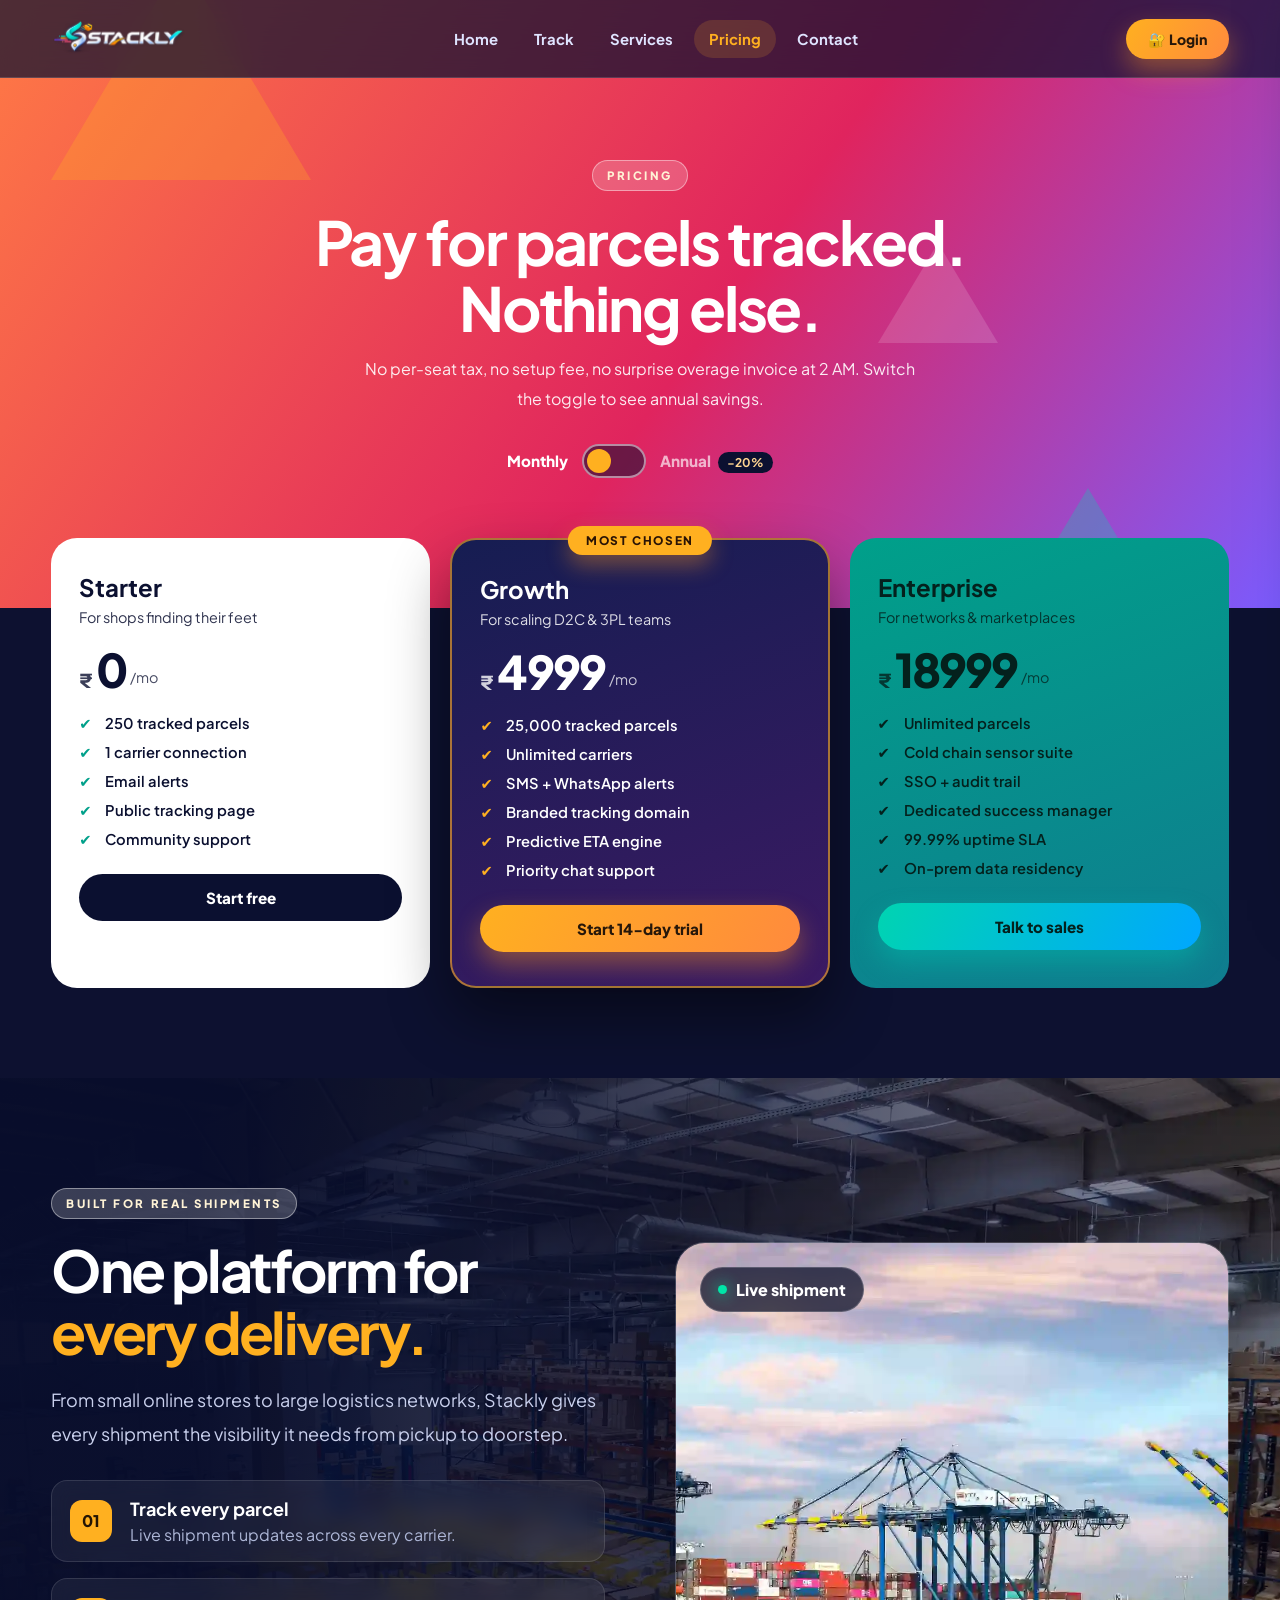
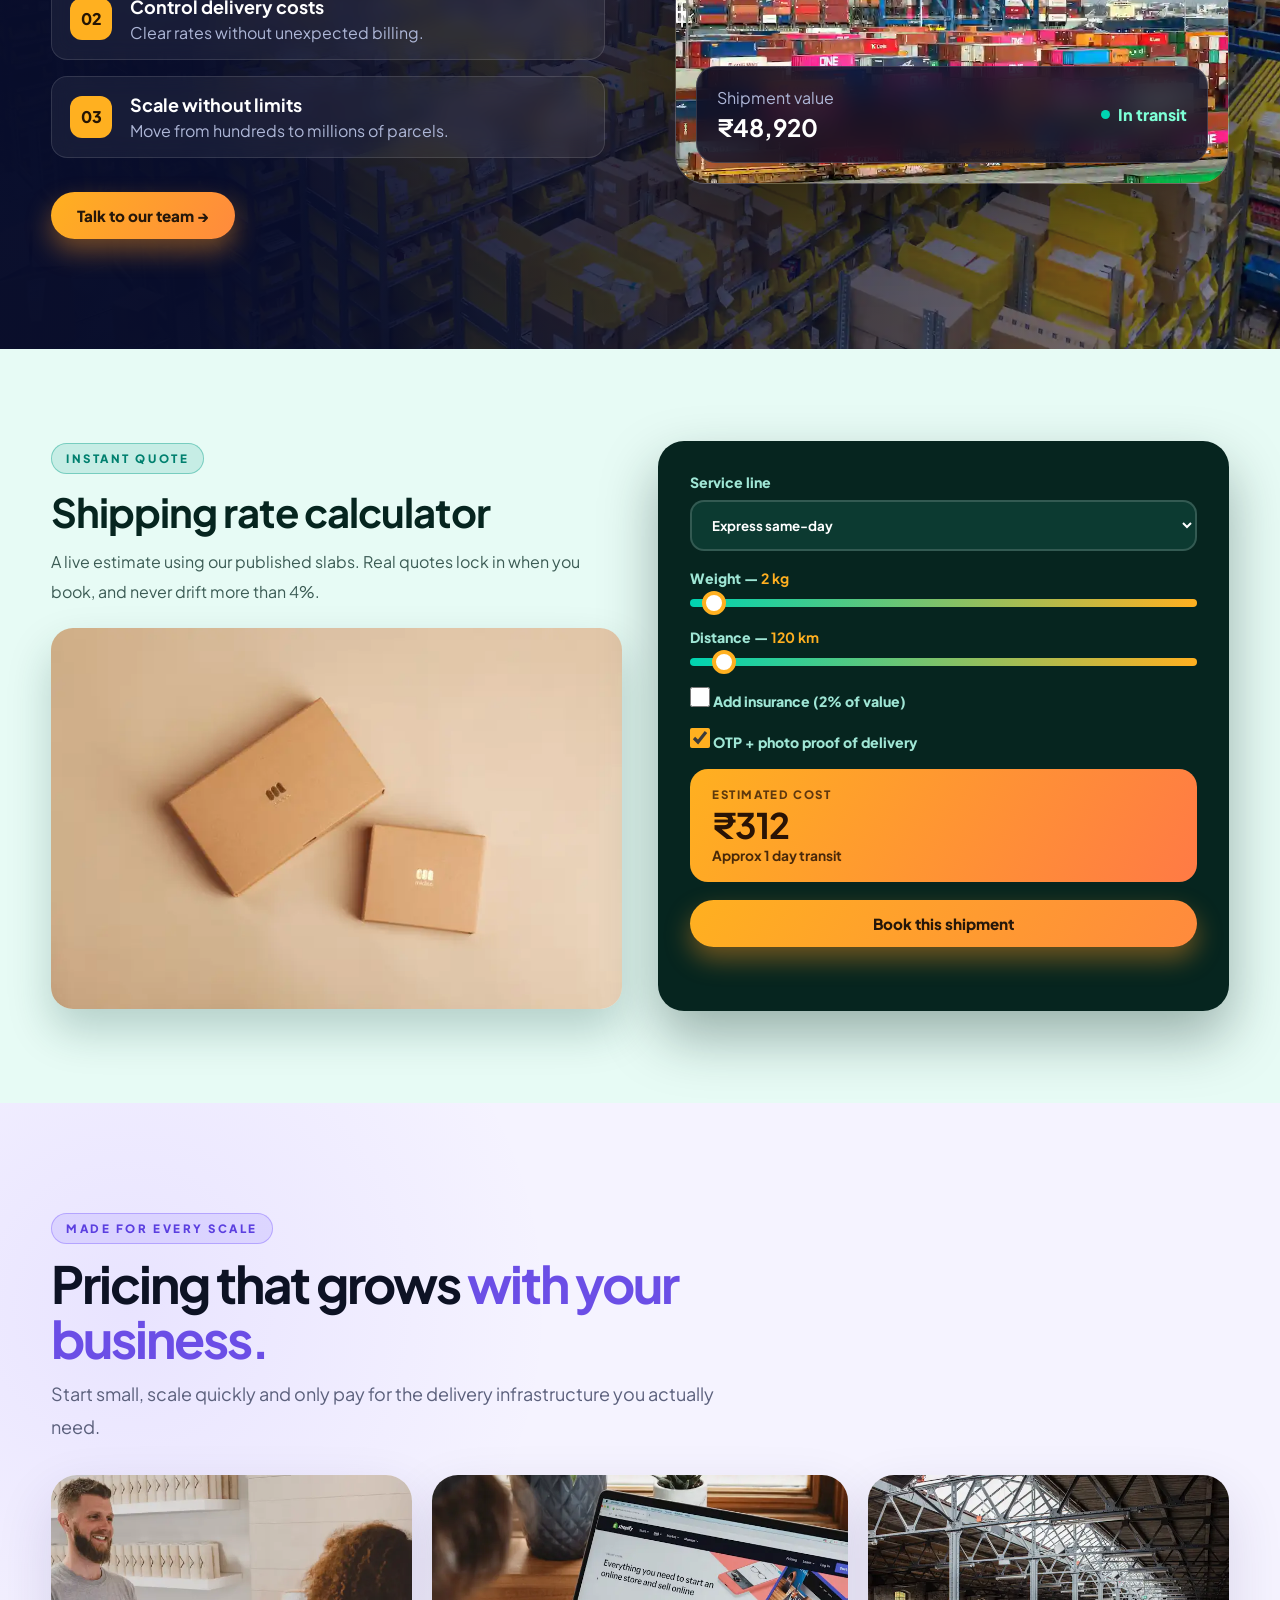
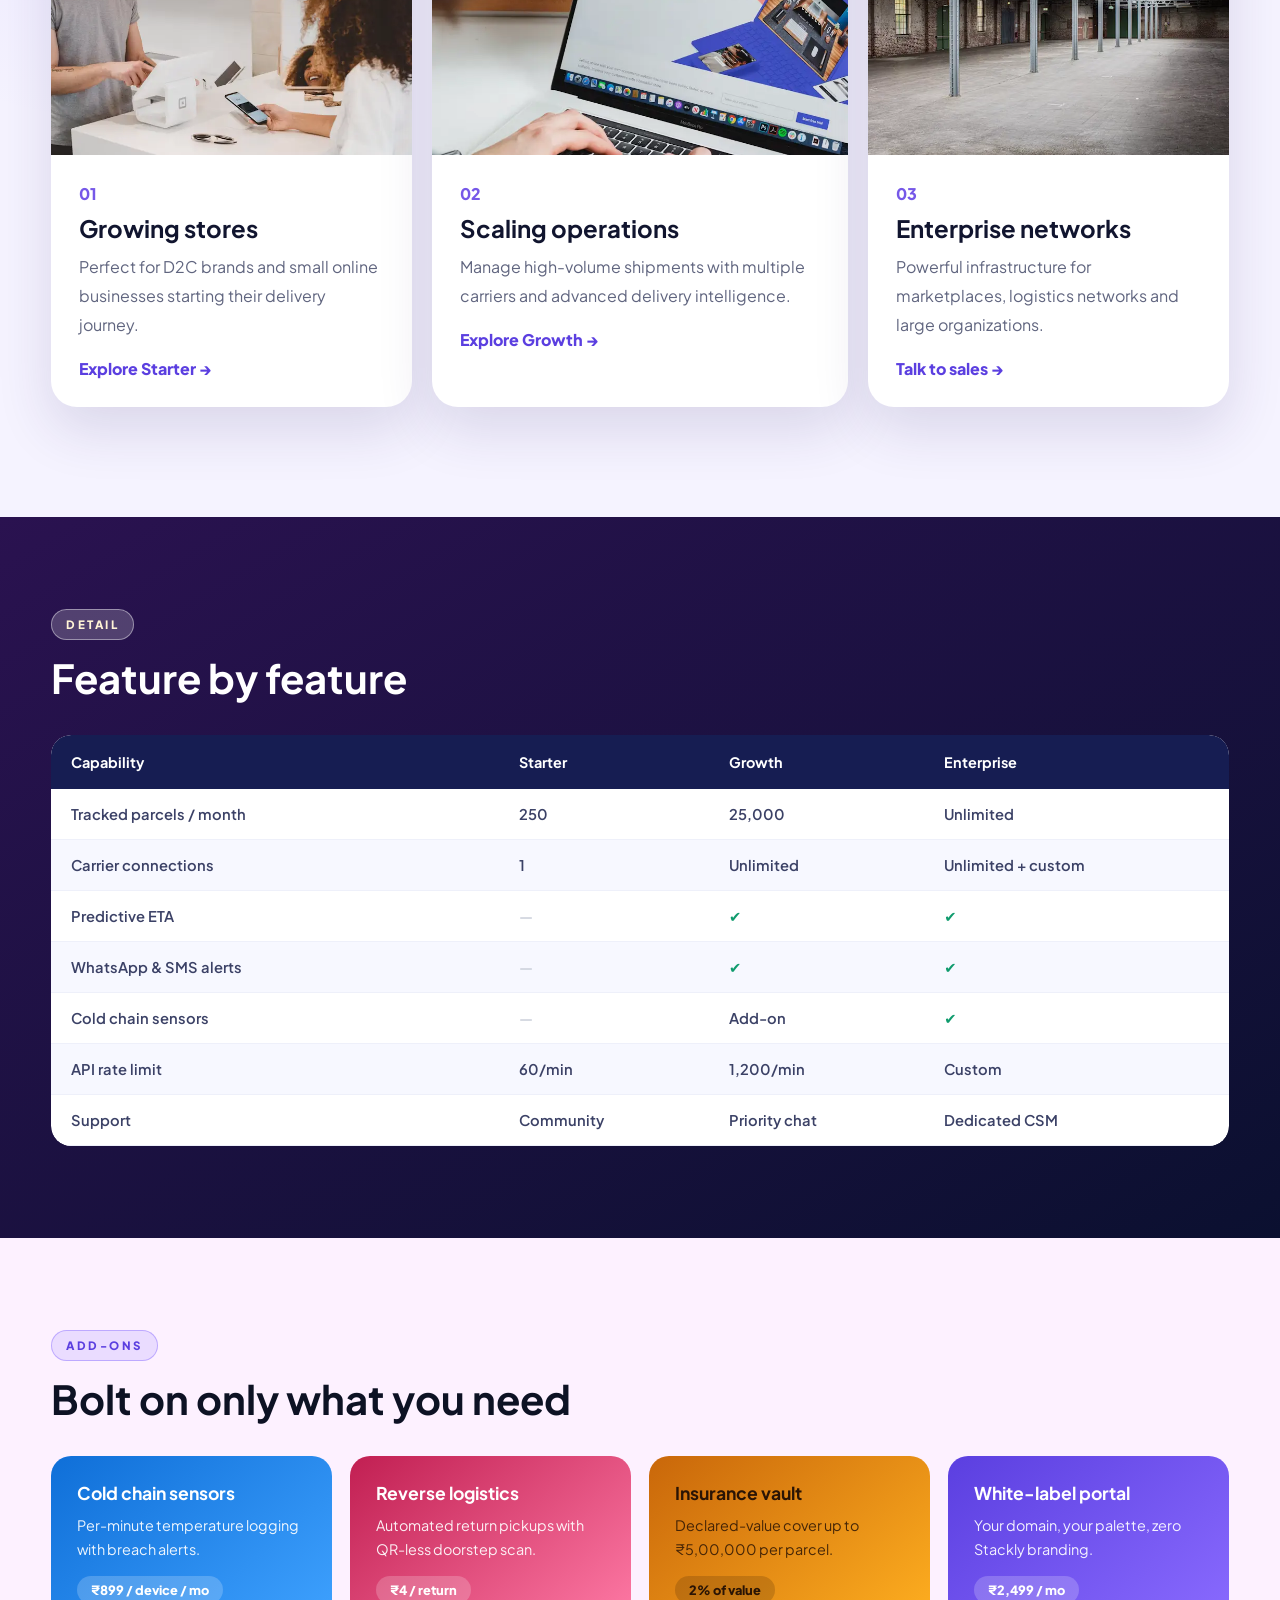
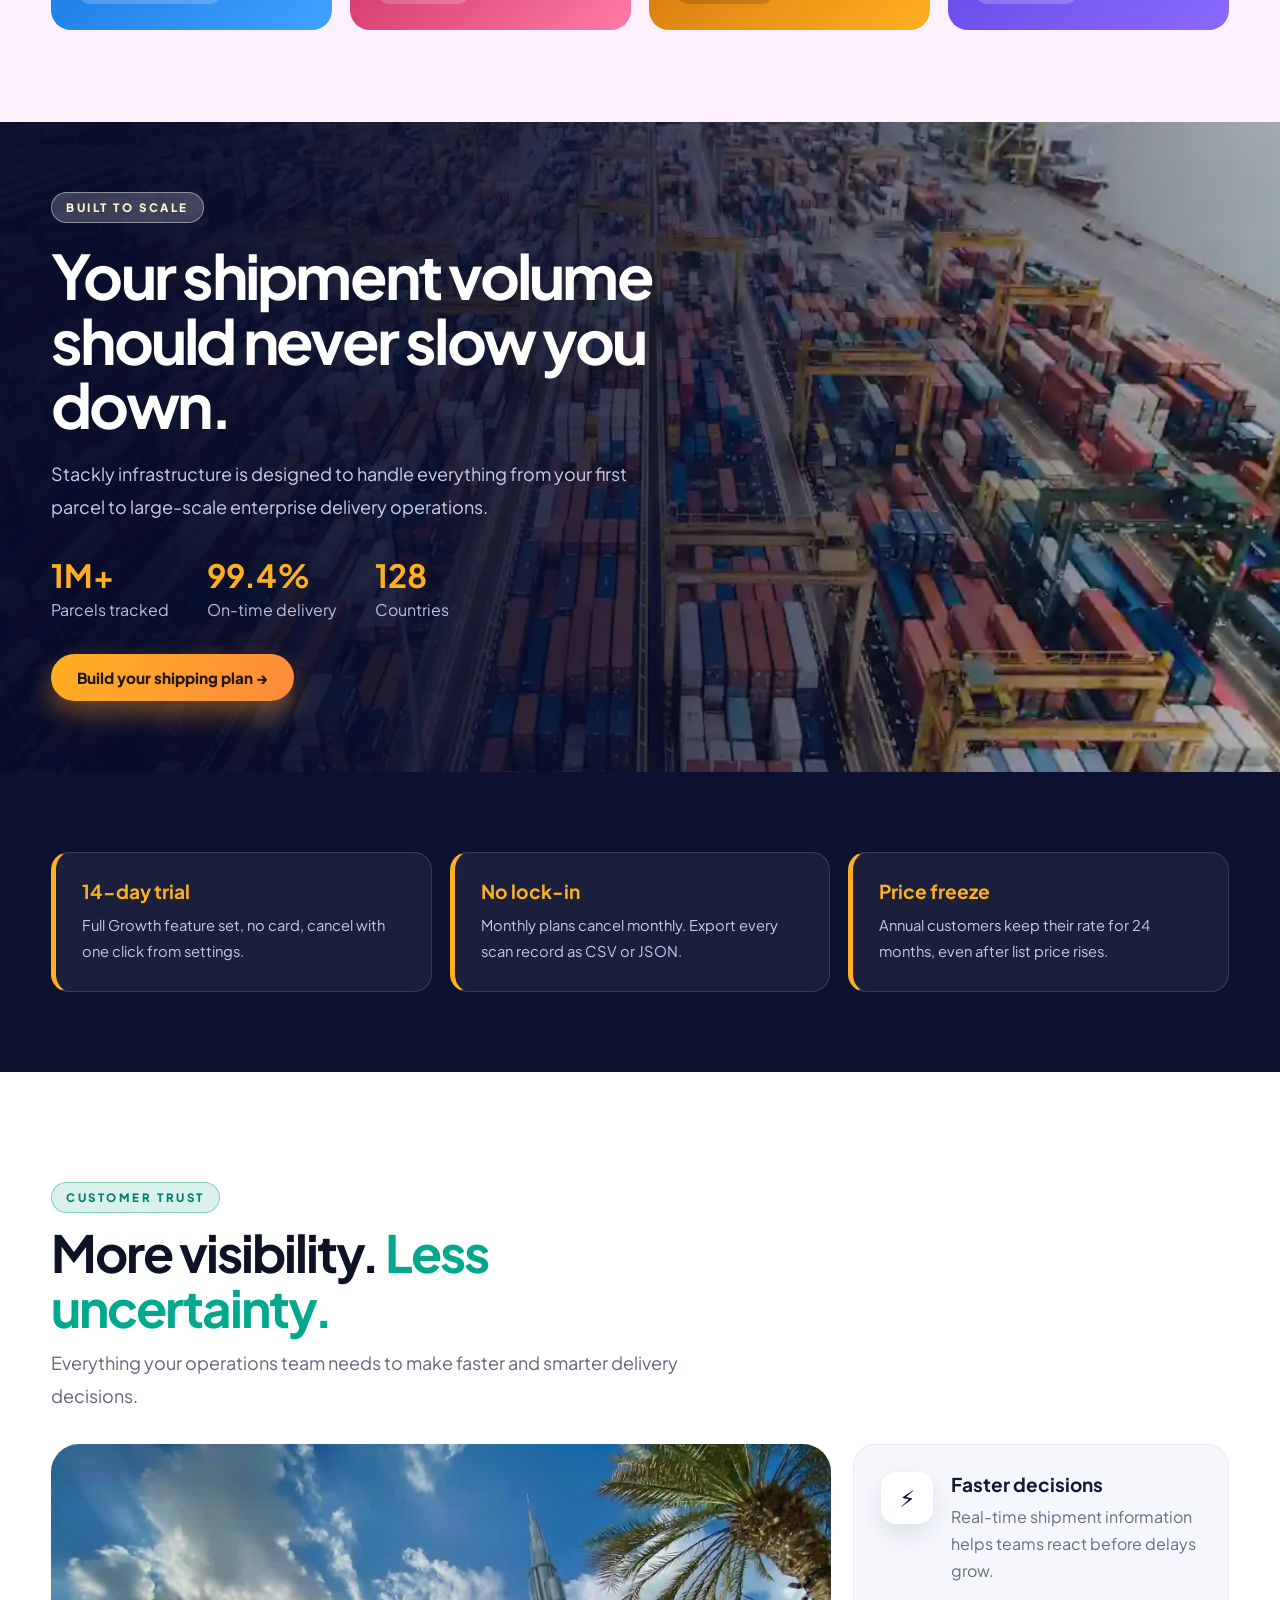
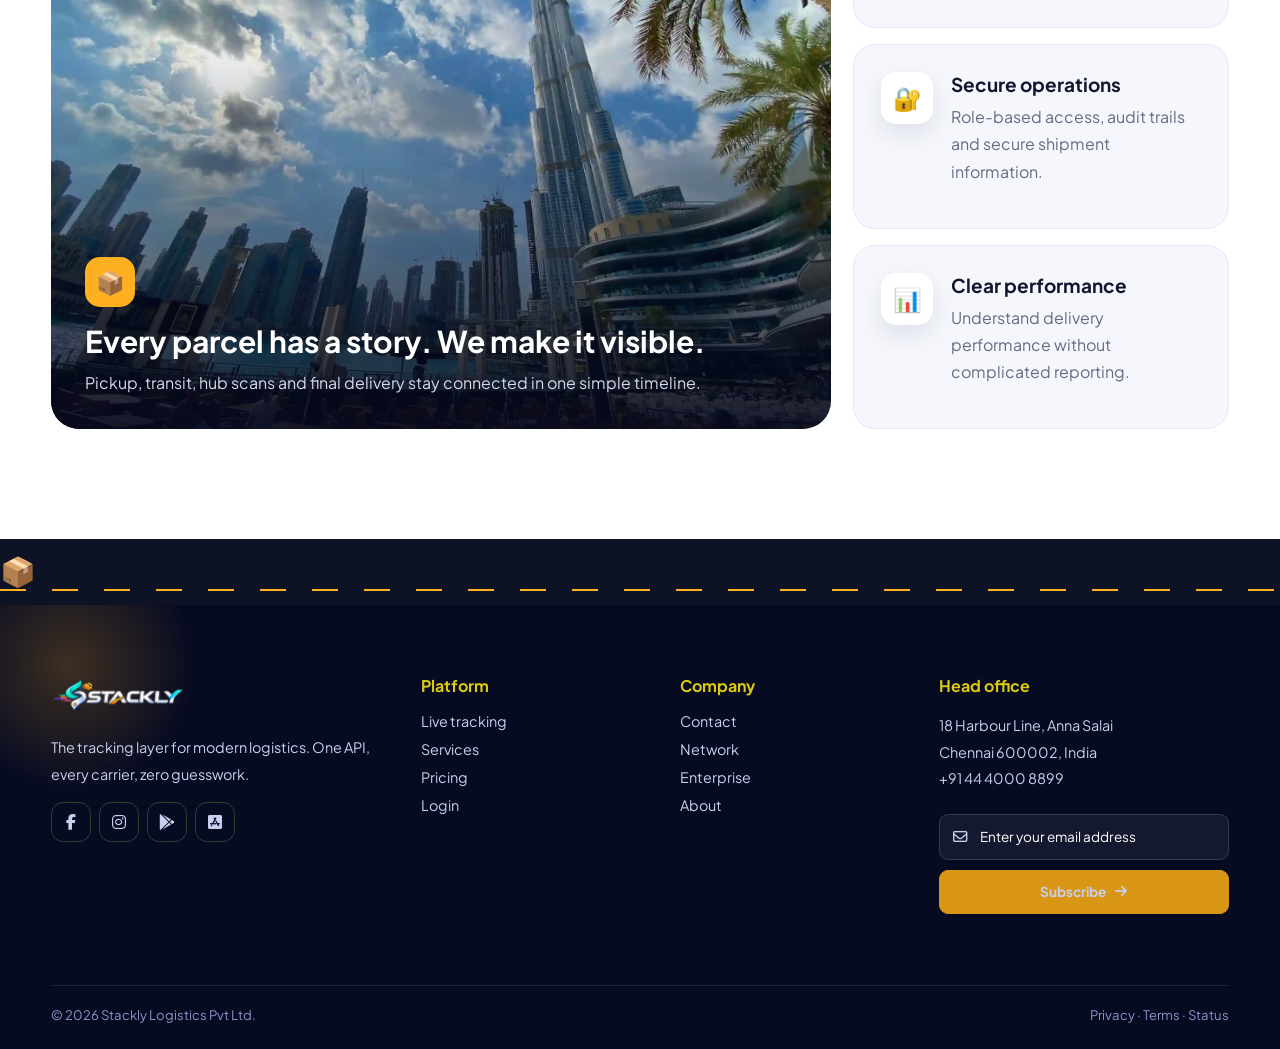
<file: pricing.html>
<!doctype html>
<html lang="en">
  <head>
    <meta charset="UTF-8" />
    <meta name="viewport" content="width=device-width, initial-scale=1" />
    <title>Pricing & Rate Calculator — Stackly</title>
    <meta
      name="description"
      content="Transparent courier tracking pricing plans plus an instant shipping rate calculator."
    />
    <link
      href="https://fonts.googleapis.com/css2?family=Plus+Jakarta+Sans:wght@400;600;800&display=swap"
      rel="stylesheet"
    />
    <link rel="stylesheet" href="https://cdnjs.cloudflare.com/ajax/libs/font-awesome/6.7.2/css/all.min.css">
    <link rel="stylesheet" href="css/common.css" />
    <link rel="stylesheet" href="css/pricing.css" />
  </head>
  <body>
    <nav class="nav">
      <a class="brand" href="index.html">
        <img src="images/logo.webp" alt="Stackly" />
      </a>
      <ul class="nav-links">
        <li><a href="index.html">Home</a></li>
        <li><a href="track.html">Track</a></li>
        <li><a href="services.html">Services</a></li>
        <li><a class="active" href="pricing.html">Pricing</a></li>
        <li><a href="contact.html">Contact</a></li>
      </ul>
      <div class="nav-cta">
        <a class="btn btn-amber" href="login.html">🔐 Login</a>
        <button class="burger" id="burger" aria-label="Menu">
          <span></span><span></span><span></span>
        </button>
      </div>
    </nav>
    <div class="scrim" id="scrim"></div>
<aside class="drawer" id="drawer">

  <a class="d-link" href="index.html">🏠 Home</a>
  <a class="d-link" href="track.html">📍 Track</a>
  <a class="d-link" href="services.html">📦 Services</a>
  <a class="d-link active" href="pricing.html">💰 Pricing</a>
  <a class="d-link" href="contact.html">✉️ Contact</a>

  <a class="btn btn-amber drawer-login" href="login.html">
    🔐 Login
  </a>


  <!-- CONTACT DETAILS -->
  <div class="drawer-contact">

    <div class="drawer-contact-title">
      <span>Contact us</span>
    </div>

    <a href="mailto:hello@stackly.io" class="drawer-contact-item">
      <span class="drawer-contact-icon">
        <i class="fa-regular fa-envelope"></i>
      </span>

      <div>
        <small>Email</small>
        <strong>hello@stackly.io</strong>
      </div>
    </a>


    <a href="tel:+914440008899" class="drawer-contact-item">
      <span class="drawer-contact-icon">
        <i class="fa-solid fa-phone"></i>
      </span>

      <div>
        <small>Phone</small>
        <strong>+91 44 4000 8899</strong>
      </div>
    </a>


    <div class="drawer-contact-item">
      <span class="drawer-contact-icon">
        <i class="fa-solid fa-location-dot"></i>
      </span>

      <div>
        <small>Head Office</small>
        <strong>Chennai, Tamil Nadu</strong>
      </div>
    </div>

  </div>


  <p class="d-note">
    Support answers in under 4 minutes
  </p>

</aside>

    <!-- 1. HERO -->
    <header class="p-hero">
      <div class="tri t1"></div>
      <div class="tri t2"></div>
      <div class="tri t3"></div>
      <div class="wrap">
        <span class="eyebrow pill-sun">Pricing</span>
        <h1>Pay for parcels tracked.<br />Nothing else.</h1>
        <p>
          No per-seat tax, no setup fee, no surprise overage invoice at 2 AM.
          Switch the toggle to see annual savings.
        </p>
        <div class="toggle-wrap">
          <span class="tg-l active" id="lblM">Monthly</span>
          <button class="switch" id="switch"><i></i></button>
          <span class="tg-l" id="lblY">Annual <b>−20%</b></span>
        </div>
      </div>
    </header>

    <!-- 2. PLANS -->
    <section class="p-plans">
      <div class="wrap plan-grid">
        <article class="plan pl-1 reveal left">
          <h3>Starter</h3>
          <p class="pd">For shops finding their feet</p>
          <div class="price">
            <span>₹</span><b class="amt" data-m="0" data-y="0">0</b
            ><small>/mo</small>
          </div>
          <ul>
            <li>250 tracked parcels</li>
            <li>1 carrier connection</li>
            <li>Email alerts</li>
            <li>Public tracking page</li>
            <li>Community support</li>
          </ul>
          <a class="btn btn-dark" href="error.html">Start free</a>
        </article>
        <article class="plan pl-2 popular reveal zoom">
          <span class="tagpop">Most chosen</span>
          <h3>Growth</h3>
          <p class="pd">For scaling D2C & 3PL teams</p>
          <div class="price">
            <span>₹</span><b class="amt" data-m="4999" data-y="3999">4999</b
            ><small>/mo</small>
          </div>
          <ul>
            <li>25,000 tracked parcels</li>
            <li>Unlimited carriers</li>
            <li>SMS + WhatsApp alerts</li>
            <li>Branded tracking domain</li>
            <li>Predictive ETA engine</li>
            <li>Priority chat support</li>
          </ul>
          <a class="btn btn-amber" href="error.html">Start 14-day trial</a>
        </article>
        <article class="plan pl-3 reveal right">
          <h3>Enterprise</h3>
          <p class="pd">For networks & marketplaces</p>
          <div class="price">
            <span>₹</span><b class="amt" data-m="18999" data-y="15199">18999</b
            ><small>/mo</small>
          </div>
          <ul>
            <li>Unlimited parcels</li>
            <li>Cold chain sensor suite</li>
            <li>SSO + audit trail</li>
            <li>Dedicated success manager</li>
            <li>99.99% uptime SLA</li>
            <li>On-prem data residency</li>
          </ul>
          <a class="btn btn-teal" href="error.html">Talk to sales</a>
        </article>
      </div>
    </section>

    <!-- 2.5 SHIPPING EXPERIENCE -->
    <section class="p-experience">
      <div class="p-experience-bg"></div>

      <div class="wrap experience-inner">
        <div class="experience-copy reveal left">
          <span class="eyebrow pill-sun">Built for real shipments</span>

          <h2>
            One platform for
            <span>every delivery.</span>
          </h2>

          <p>
            From small online stores to large logistics networks, Stackly
            gives every shipment the visibility it needs from pickup to
            doorstep.
          </p>

          <div class="experience-points">
            <div class="exp-point">
              <span>01</span>
              <div>
                <h3>Track every parcel</h3>
                <p>Live shipment updates across every carrier.</p>
              </div>
            </div>

            <div class="exp-point">
              <span>02</span>
              <div>
                <h3>Control delivery costs</h3>
                <p>Clear rates without unexpected billing.</p>
              </div>
            </div>

            <div class="exp-point">
              <span>03</span>
              <div>
                <h3>Scale without limits</h3>
                <p>Move from hundreds to millions of parcels.</p>
              </div>
            </div>
          </div>

          <a href="error.html" class="btn btn-amber"> Talk to our team → </a>
        </div>

        <div class="experience-visual reveal right">
          <div class="experience-card">
            <div class="live-dot">
              <span></span>
              Live shipment
            </div>

            <img
              src="images/shipment2.webp"
              alt="Logistics warehouse"
            />

            <div class="shipment-overlay">
              <div>
                <small>Shipment value</small>
                <strong>₹48,920</strong>
              </div>

              <div class="shipment-status">
                <span></span>
                In transit
              </div>
            </div>
          </div>
        </div>
      </div>
    </section>

    <!-- 3. RATE CALCULATOR -->
    <section class="p-calc">
      <div class="wrap calc-in">
        <div class="calc-copy">
          <span class="eyebrow pill-mint">Instant quote</span>
          <h2>Shipping rate calculator</h2>
          <p>
            A live estimate using our published slabs. Real quotes lock in when
            you book, and never drift more than 4%.
          </p>
          <img
            src="images/pricing2.webp"
            alt="Parcel weighing"
          />
        </div>
        <form class="calc-box" id="calcForm">
          <label
            >Service line
            <select id="cSvc">
              <option value="12">Express same-day</option>
              <option value="7">Standard ground</option>
              <option value="26">International air</option>
              <option value="18">Cold chain</option>
            </select>
          </label>
          <label
            >Weight — <b id="wOut">2 kg</b>
            <input type="range" id="cWeight" min="1" max="40" value="2" />
          </label>
          <label
            >Distance — <b id="dOut">120 km</b>
            <input type="range" id="cDist" min="5" max="2500" value="120" />
          </label>
          <label class="chk"
            ><input type="checkbox" id="cIns" /> Add insurance (2% of
            value)</label
          >
          <label class="chk"
            ><input type="checkbox" id="cOtp" checked /> OTP + photo proof of
            delivery</label
          >
          <div class="quote">
            <small>Estimated cost</small><b id="quoteOut">₹0</b
            ><span id="quoteEta">—</span>
          </div>
          <button class="btn btn-amber" onclick="window.location.href = 'error.html'" type="button" id="bookBtn">
            Book this shipment
          </button>
          <p class="cmsg" id="cMsg"></p>
        </form>
      </div>
    </section>

    <!-- 3.5 BUSINESS TYPES -->
    <section class="p-business">
      <div class="wrap">
        <div class="head-p business-head reveal">
          <span class="eyebrow pill-grape">Made for every scale</span>

          <h2>
            Pricing that grows
            <span>with your business.</span>
          </h2>

          <p>
            Start small, scale quickly and only pay for the delivery
            infrastructure you actually need.
          </p>
        </div>

        <div class="business-grid">
          <article class="business-card business-small reveal">
            <div class="business-image">
              <img
                src="images/pricing3.webp"
                alt="Small business owner"
              />
            </div>

            <div class="business-content">
              <span>01</span>
              <h3>Growing stores</h3>

              <p>
                Perfect for D2C brands and small online businesses starting
                their delivery journey.
              </p>

              <a href="error.html">Explore Starter →</a>
            </div>
          </article>

          <article class="business-card business-growth reveal">
            <div class="business-image">
              <img
                src="images/pricing4.webp"
                alt="Ecommerce warehouse"
              />
            </div>

            <div class="business-content">
              <span>02</span>
              <h3>Scaling operations</h3>

              <p>
                Manage high-volume shipments with multiple carriers and advanced
                delivery intelligence.
              </p>

              <a href="error.html">Explore Growth →</a>
            </div>
          </article>

          <article class="business-card business-enterprise reveal">
            <div class="business-image">
              <img
                src="images/pricing5.webp"
                alt="Large logistics warehouse"
              />
            </div>

            <div class="business-content">
              <span>03</span>
              <h3>Enterprise networks</h3>

              <p>
                Powerful infrastructure for marketplaces, logistics networks and
                large organizations.
              </p>

              <a href="error.html">Talk to sales →</a>
            </div>
          </article>
        </div>
      </div>
    </section>

    <!-- 4. COMPARISON TABLE -->
    <section class="p-table">
      <div class="wrap">
        <div class="head-p light">
          <span class="eyebrow pill-sun">Detail</span>
          <h2>Feature by feature</h2>
        </div>
        <div class="tbl-scroll">
          <table>
            <thead>
              <tr>
                <th>Capability</th>
                <th>Starter</th>
                <th>Growth</th>
                <th>Enterprise</th>
              </tr>
            </thead>
            <tbody>
              <tr>
                <td>Tracked parcels / month</td>
                <td>250</td>
                <td>25,000</td>
                <td>Unlimited</td>
              </tr>
              <tr>
                <td>Carrier connections</td>
                <td>1</td>
                <td>Unlimited</td>
                <td>Unlimited + custom</td>
              </tr>
              <tr>
                <td>Predictive ETA</td>
                <td class="no">—</td>
                <td class="yes">✔</td>
                <td class="yes">✔</td>
              </tr>
              <tr>
                <td>WhatsApp & SMS alerts</td>
                <td class="no">—</td>
                <td class="yes">✔</td>
                <td class="yes">✔</td>
              </tr>
              <tr>
                <td>Cold chain sensors</td>
                <td class="no">—</td>
                <td>Add-on</td>
                <td class="yes">✔</td>
              </tr>
              <tr>
                <td>API rate limit</td>
                <td>60/min</td>
                <td>1,200/min</td>
                <td>Custom</td>
              </tr>
              <tr>
                <td>Support</td>
                <td>Community</td>
                <td>Priority chat</td>
                <td>Dedicated CSM</td>
              </tr>
            </tbody>
          </table>
        </div>
      </div>
    </section>

    <!-- 5. ADD-ONS -->
    <section class="p-addons">
      <div class="wrap">
        <div class="head-p">
          <span class="eyebrow pill-grape">Add-ons</span>
          <h2>Bolt on only what you need</h2>
        </div>
        <div class="add-grid">
          <div class="ad a1 reveal">
            <b>Cold chain sensors</b>
            <p>Per-minute temperature logging with breach alerts.</p>
            <span>₹899 / device / mo</span>
          </div>
          <div class="ad a2 reveal">
            <b>Reverse logistics</b>
            <p>Automated return pickups with QR-less doorstep scan.</p>
            <span>₹4 / return</span>
          </div>
          <div class="ad a3 reveal">
            <b>Insurance vault</b>
            <p>Declared-value cover up to ₹5,00,000 per parcel.</p>
            <span>2% of value</span>
          </div>
          <div class="ad a4 reveal">
            <b>White-label portal</b>
            <p>Your domain, your palette, zero Stackly branding.</p>
            <span>₹2,499 / mo</span>
          </div>
        </div>
      </div>
    </section>

    <!-- 5.5 SHIPPING SCALE -->
    <section class="p-scale">
      <div class="p-scale-bg"></div>

      <div class="wrap scale-inner">
        <div class="scale-content reveal left">
          <span class="eyebrow pill-sun"> Built to scale </span>

          <h2>Your shipment volume should never slow you down.</h2>

          <p>
            Stackly infrastructure is designed to handle everything from your
            first parcel to large-scale enterprise delivery operations.
          </p>

          <div class="scale-stats">
            <div>
              <strong>1M+</strong>
              <span>Parcels tracked</span>
            </div>

            <div>
              <strong>99.4%</strong>
              <span>On-time delivery</span>
            </div>

            <div>
              <strong>128</strong>
              <span>Countries</span>
            </div>
          </div>

          <a href="error.html" class="btn btn-amber">
            Build your shipping plan →
          </a>
        </div>
      </div>
    </section>

    <!-- 6. FAQ / GUARANTEE -->
    <section class="p-guar">
      <div class="wrap guar-in">
        <div class="g-card reveal left">
          <h3>14-day trial</h3>
          <p>
            Full Growth feature set, no card, cancel with one click from
            settings.
          </p>
        </div>
        <div class="g-card reveal">
          <h3>No lock-in</h3>
          <p>
            Monthly plans cancel monthly. Export every scan record as CSV or
            JSON.
          </p>
        </div>
        <div class="g-card reveal right">
          <h3>Price freeze</h3>
          <p>
            Annual customers keep their rate for 24 months, even after list
            price rises.
          </p>
        </div>
      </div>
    </section>

    <!-- 6.5 TRUST -->
    <section class="p-trust">
      <div class="wrap">
        <div class="head-p trust-head reveal">
          <span class="eyebrow pill-mint"> Customer trust </span>

          <h2>
            More visibility.
            <span>Less uncertainty.</span>
          </h2>

          <p>
            Everything your operations team needs to make faster and smarter
            delivery decisions.
          </p>
        </div>

        <div class="trust-grid">
          <article class="trust-card trust-main reveal">
            <img
              src="images/service-bg1.webp"
              alt="Courier delivering package"
            />

            <div class="trust-overlay">
              <span class="trust-icon">📦</span>

              <h3>Every parcel has a story. We make it visible.</h3>

              <p>
                Pickup, transit, hub scans and final delivery stay connected in
                one simple timeline.
              </p>
            </div>
          </article>

          <div class="trust-side">
            <article class="trust-mini reveal">
              <span class="mini-icon">⚡</span>

              <div>
                <h3>Faster decisions</h3>
                <p>
                  Real-time shipment information helps teams react before delays
                  grow.
                </p>
              </div>
            </article>

            <article class="trust-mini reveal">
              <span class="mini-icon">🔐</span>

              <div>
                <h3>Secure operations</h3>
                <p>
                  Role-based access, audit trails and secure shipment
                  information.
                </p>
              </div>
            </article>

            <article class="trust-mini reveal">
              <span class="mini-icon">📊</span>

              <div>
                <h3>Clear performance</h3>
                <p>
                  Understand delivery performance without complicated reporting.
                </p>
              </div>
            </article>
          </div>
        </div>
      </div>
    </section>

    <div class="van-strip">
      <div class="road"></div>
      <div class="van">📦</div>
    </div>

    <footer class="foot">
      <div class="wrap foot-grid">
        <div>
          <div class="brand" style="margin-bottom: 14px">
            <a class="brand" href="index.html">
              <img src="images/logo.webp" alt="Stackly">
            </a>
          </div>
          <p>
            The tracking layer for modern logistics. One API, every carrier,
            zero guesswork.
          </p>
          <div class="soc">

             <a href="error.html"><i class="fa-brands fa-facebook-f"></i></a>

             <a href="error.html"><i class="fa-brands fa-instagram"></i></a>

             <a href="error.html"><i class="fa-brands fa-google-play"></i></a>

             <a href="error.html"><i class="fa-brands fa-app-store-ios"></i></a>

         </div>
        </div>
        <div>
          <h4>Platform</h4>
          <ul>
            <li><a href="track.html">Live tracking</a></li>
            <li><a href="services.html">Services</a></li>
            <li><a href="pricing.html">Pricing</a></li>
            <li><a href="login.html">Login</a></li>
          </ul>
        </div>
        <div>
          <h4>Company</h4>
          <ul>
            <li><a href="contact.html">Contact</a></li>
            <li><a href="services.html">Network</a></li>
            <li><a href="pricing.html">Enterprise</a></li>
            <li><a href="index.html">About</a></li>
          </ul>
        </div>
        <div>
          <h4>Head office</h4>
          <p>
            18 Harbour Line, Anna Salai<br />Chennai 600002, India<br />+91 44
            4000 8899
            <!-- NEWSLETTER -->
              <div class="footer-subscribe">

                  <form class="subscribe-form">

                     <div class="subscribe-input">
                          <i class="fa-regular fa-envelope"></i>

                         <input
                              type="email"
                              placeholder="Enter your email address"
                              required
                          >
                     </div>

                     <button type="submit" class="subscribe-btn">
                         Subscribe
                         <i class="fa-solid fa-arrow-right"></i>
                     </button>

                  </form>

                 <span class="subscribe-message"></span>

              </div>
          </p>
        </div>
      </div>
      <div class="wrap foot-bar">
        <span>© <span class="yr"></span> Stackly Logistics Pvt Ltd.</span
        ><span>Privacy · Terms · Status</span>
      </div>
    </footer>

    <script src="js/common.js"></script>
    <script src="js/pricing.js"></script>
  </body>
</html>
</file>
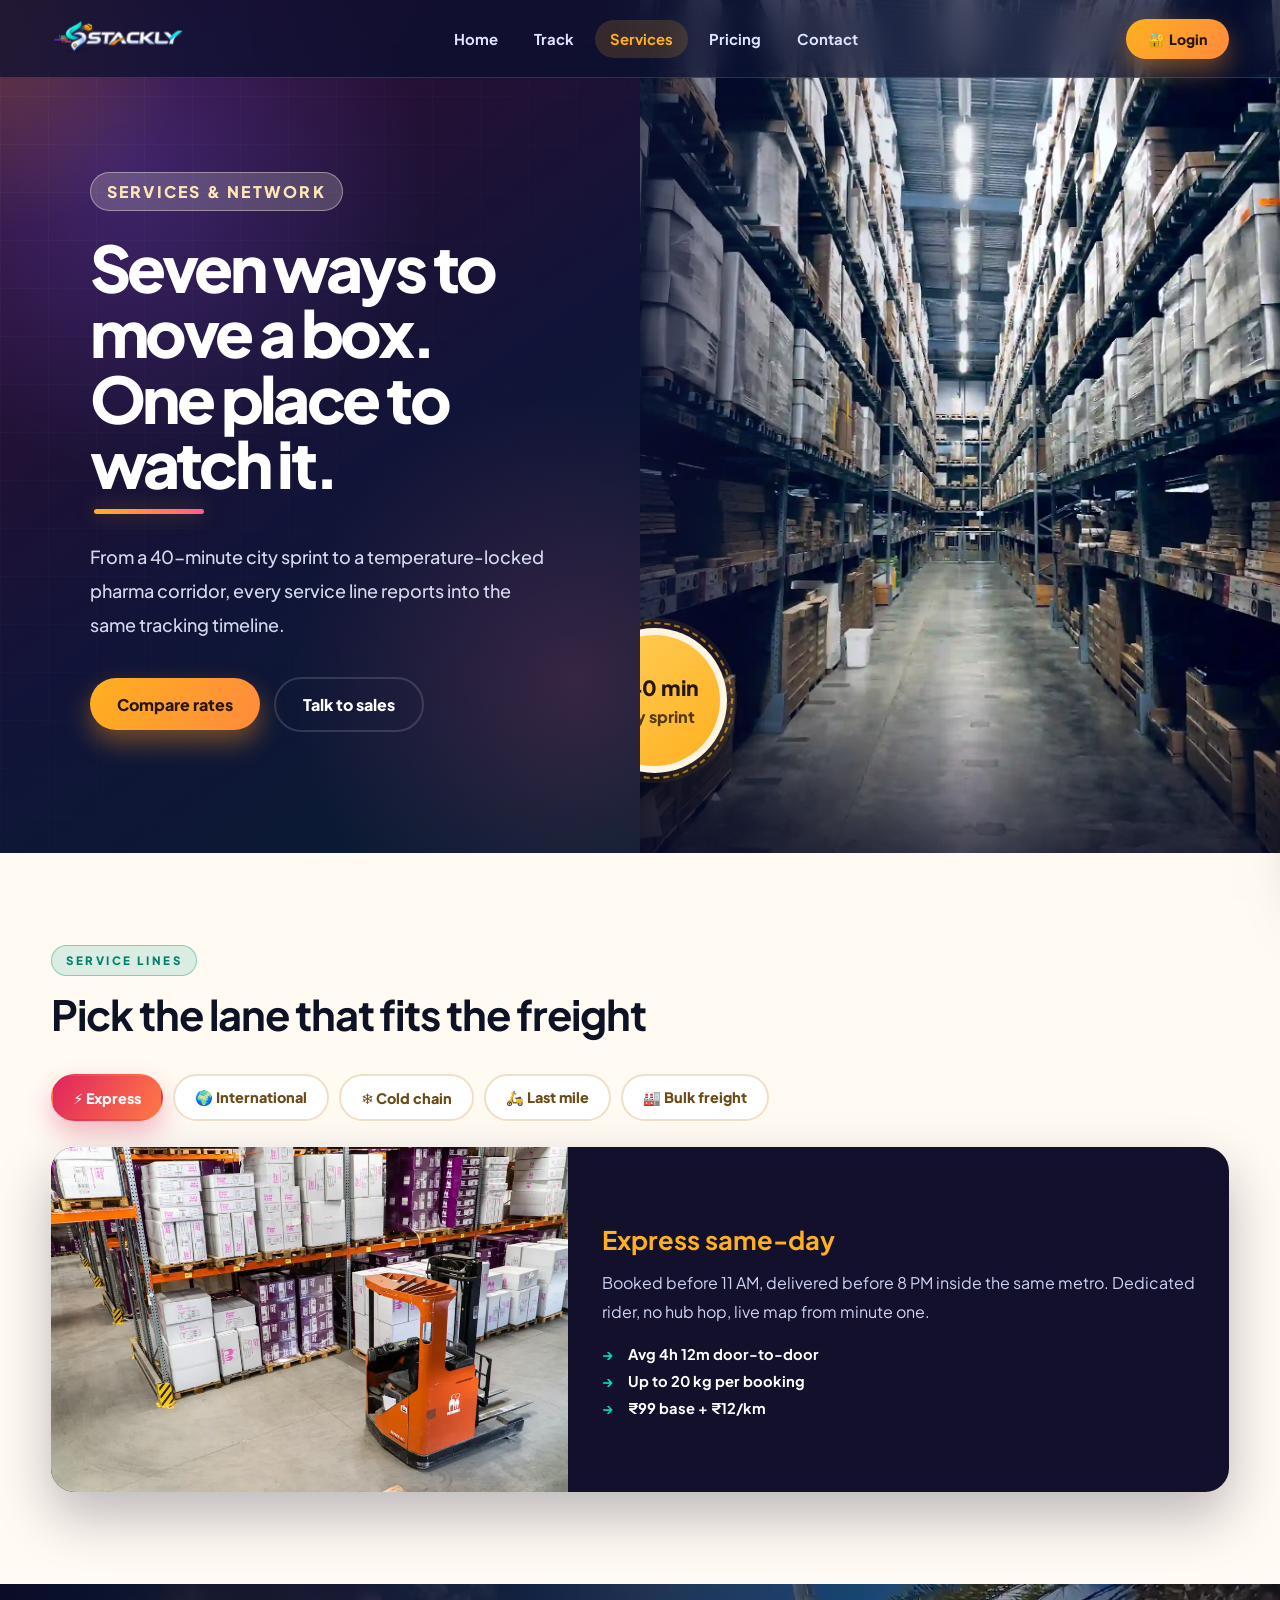
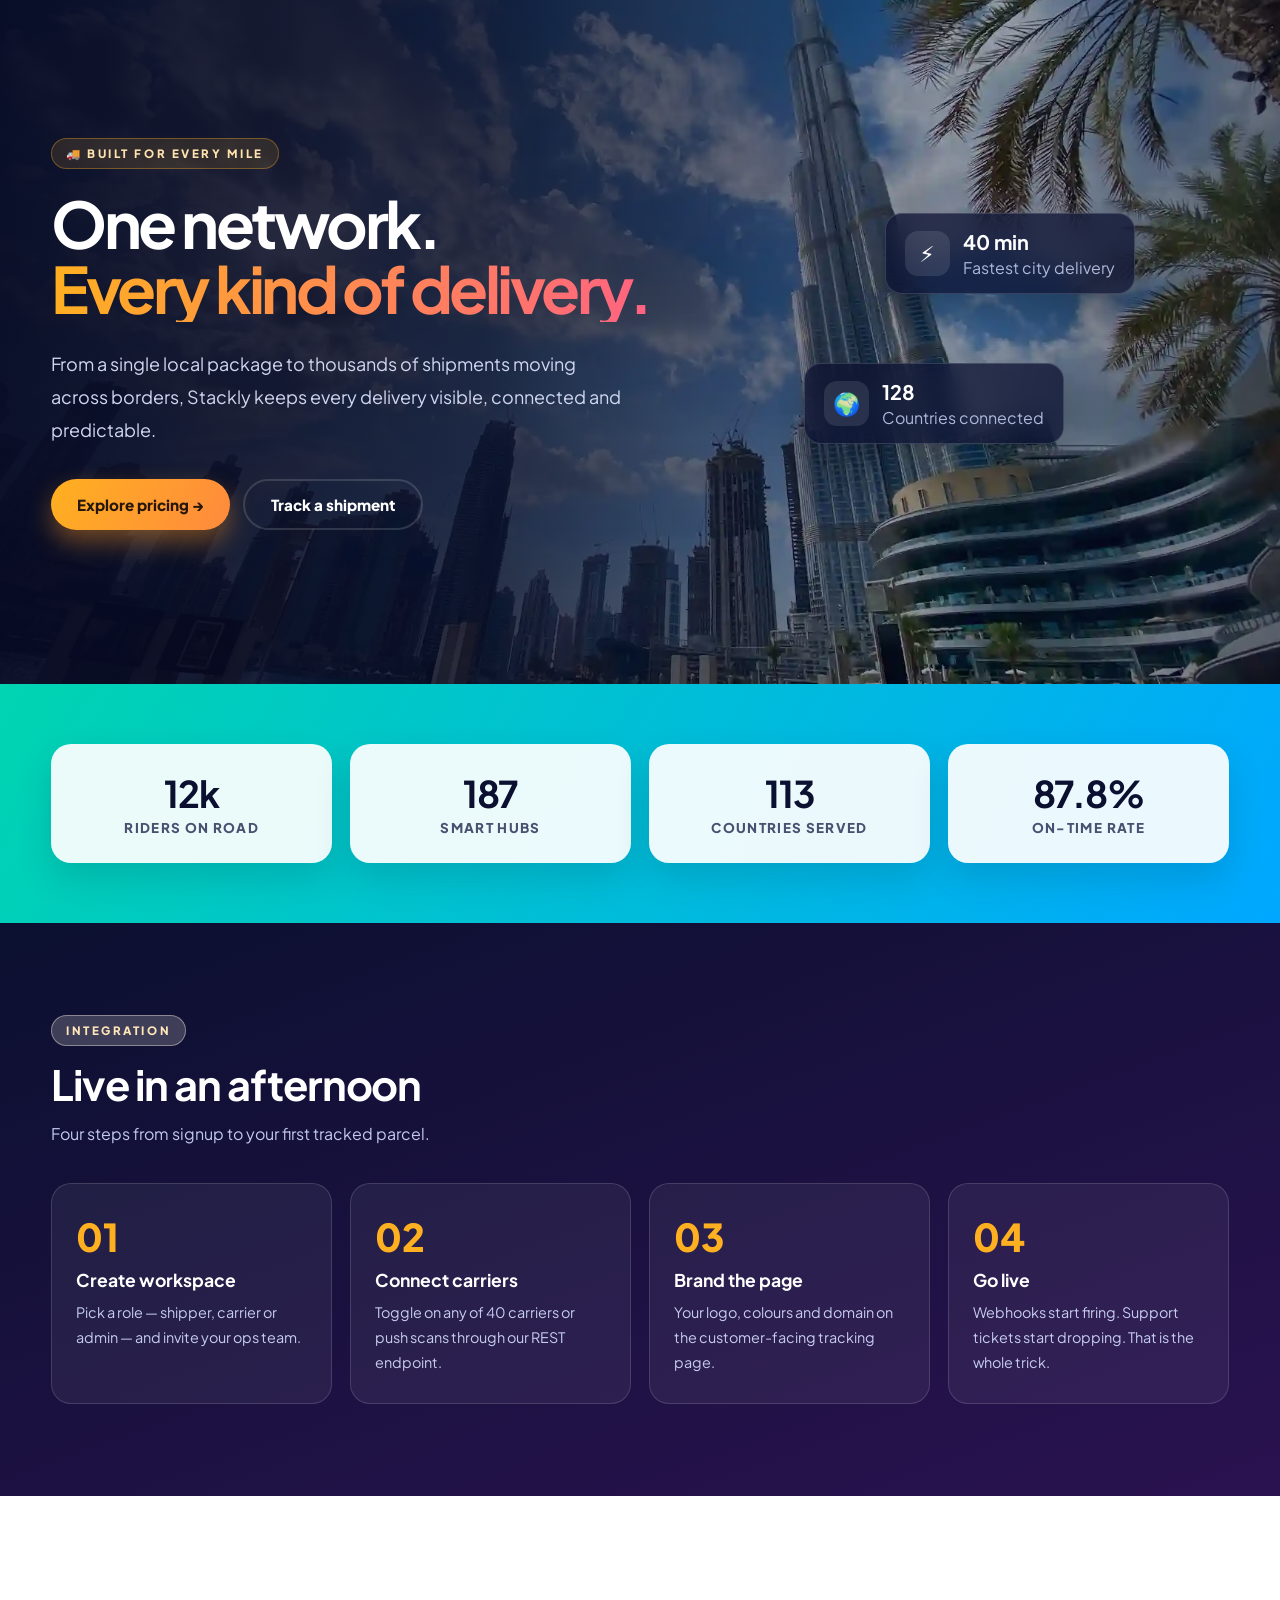
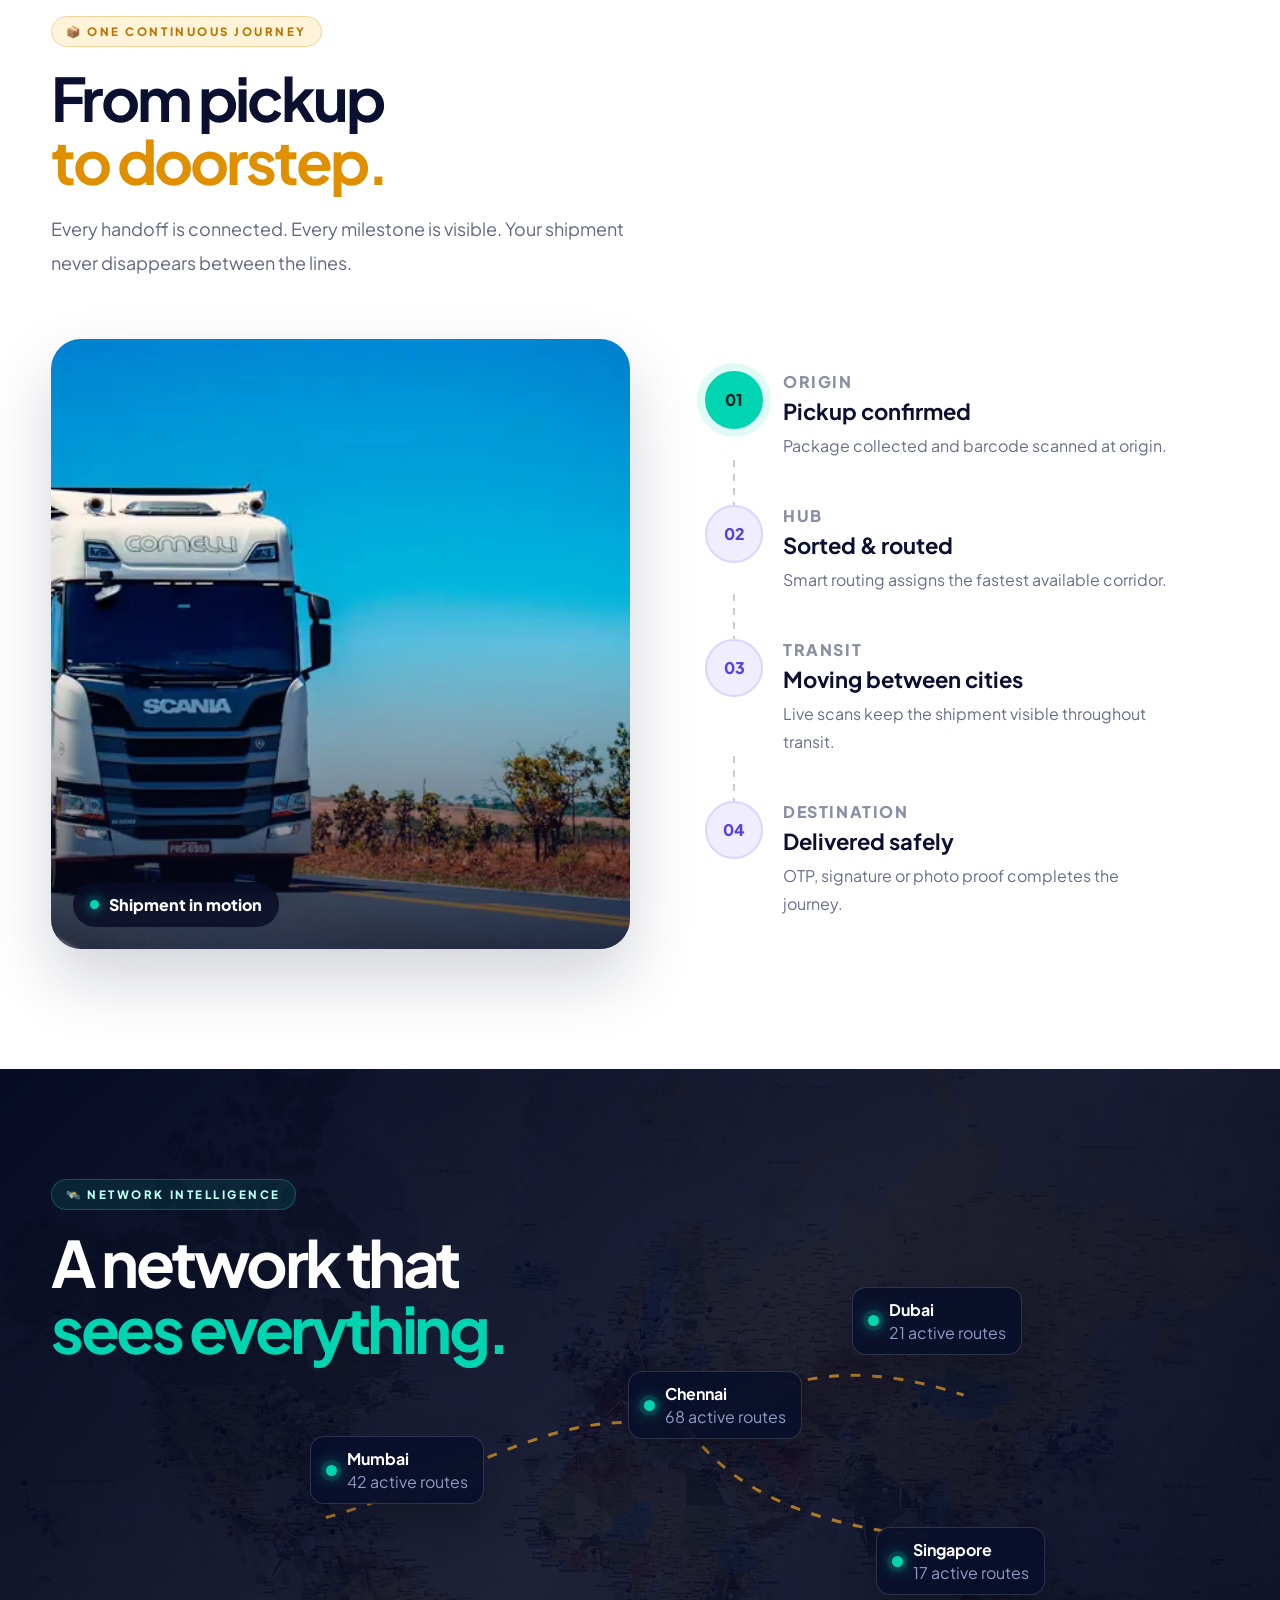
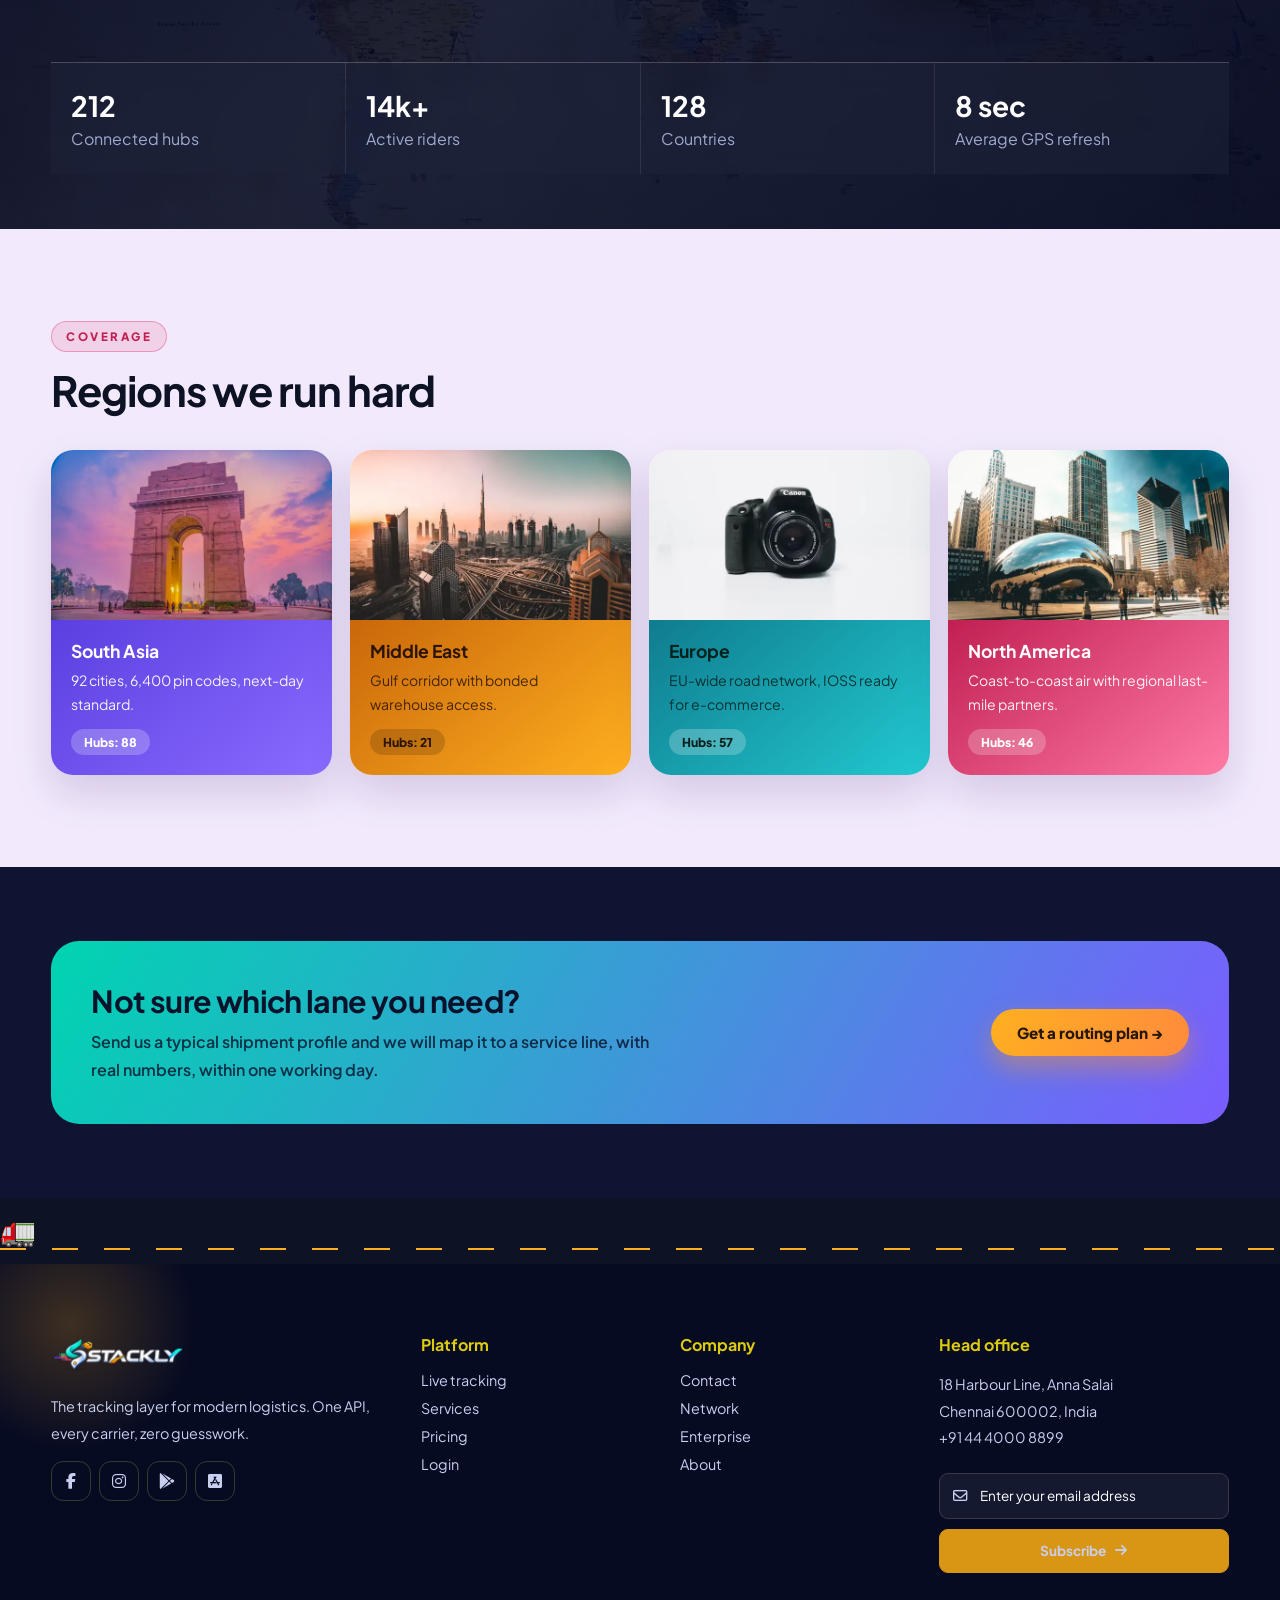
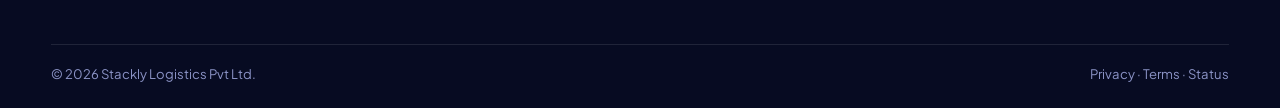
<file: services.html>
<!doctype html>
<html lang="en">
  <head>
    <meta charset="UTF-8" />
    <meta name="viewport" content="width=device-width, initial-scale=1" />
    <title>Services & Network — Stackly</title>
    <meta
      name="description"
      content="Express, freight, cold chain and last-mile courier services on one tracking platform."
    />
    <link
      href="https://fonts.googleapis.com/css2?family=Plus+Jakarta+Sans:wght@400;600;800&display=swap"
      rel="stylesheet"
    />
    <link rel="stylesheet" href="https://cdnjs.cloudflare.com/ajax/libs/font-awesome/6.7.2/css/all.min.css">
    <link rel="stylesheet" href="css/common.css" />
    <link rel="stylesheet" href="css/services.css" />
  </head>
  <body>
    <nav class="nav">
      <a class="brand" href="index.html">
        <img src="images/logo.webp" alt="Stackly" />
      </a>
      <ul class="nav-links">
        <li><a href="index.html">Home</a></li>
        <li><a href="track.html">Track</a></li>
        <li><a class="active" href="services.html">Services</a></li>
        <li><a href="pricing.html">Pricing</a></li>
        <li><a href="contact.html">Contact</a></li>
      </ul>
      <div class="nav-cta">
        <a class="btn btn-amber" href="login.html">🔐 Login</a>
        <button class="burger" id="burger" aria-label="Menu">
          <span></span><span></span><span></span>
        </button>
      </div>
    </nav>
    <div class="scrim" id="scrim"></div>
<aside class="drawer" id="drawer">

  <a class="d-link" href="index.html">🏠 Home</a>
  <a class="d-link" href="track.html">📍 Track</a>
  <a class="d-link active" href="services.html">📦 Services</a>
  <a class="d-link" href="pricing.html">💰 Pricing</a>
  <a class="d-link" href="contact.html">✉️ Contact</a>

  <a class="btn btn-amber drawer-login" href="login.html">
    🔐 Login
  </a>


  <!-- CONTACT DETAILS -->
  <div class="drawer-contact">

    <div class="drawer-contact-title">
      <span>Contact us</span>
    </div>

    <a href="mailto:hello@stackly.io" class="drawer-contact-item">
      <span class="drawer-contact-icon">
        <i class="fa-regular fa-envelope"></i>
      </span>

      <div>
        <small>Email</small>
        <strong>hello@stackly.io</strong>
      </div>
    </a>


    <a href="tel:+914440008899" class="drawer-contact-item">
      <span class="drawer-contact-icon">
        <i class="fa-solid fa-phone"></i>
      </span>

      <div>
        <small>Phone</small>
        <strong>+91 44 4000 8899</strong>
      </div>
    </a>


    <div class="drawer-contact-item">
      <span class="drawer-contact-icon">
        <i class="fa-solid fa-location-dot"></i>
      </span>

      <div>
        <small>Head Office</small>
        <strong>Chennai, Tamil Nadu</strong>
      </div>
    </div>

  </div>


  <p class="d-note">
    Support answers in under 4 minutes
  </p>

</aside>
    <!-- 1. SPLIT HERO -->
    <header class="s-hero">
      <div class="s-hero-l">
        <span class="eyebrow pill-cream">Services & network</span>
        <h1>Seven ways to move a box.<br />One place to watch it.</h1>
        <p>
          From a 40-minute city sprint to a temperature-locked pharma corridor,
          every service line reports into the same tracking timeline.
        </p>
        <div class="s-hero-btns">
          <a class="btn btn-amber" href="error.html">Compare rates</a
          ><a class="btn btn-ghost" href="error.html">Talk to sales</a>
        </div>
      </div>
      <div class="s-hero-r">
        <img
          src="images/logistics3.webp"
          alt="Courier loading parcels"
        />
        <div class="badge-spin">⚡ 40 min<br /><small>city sprint</small></div>
      </div>
    </header>

    <!-- 2. SERVICE TABS -->
    <section class="s-tabs">
      <div class="wrap">
        <div class="head-s">
          <span class="eyebrow pill-teal2">Service lines</span>
          <h2>Pick the lane that fits the freight</h2>
        </div>
        <div class="tabs" id="tabs">
          <button class="tb active" data-t="0">⚡ Express</button>
          <button class="tb" data-t="1">🌍 International</button>
          <button class="tb" data-t="2">❄️ Cold chain</button>
          <button class="tb" data-t="3">🛵 Last mile</button>
          <button class="tb" data-t="4">🏭 Bulk freight</button>
        </div>
        <div class="panes" id="panes">
          <div class="pane active">
            <img
              src="images/track2.webp"
              alt="Express courier"
            />
            <div>
              <h3>Express same-day</h3>
              <p>
                Booked before 11 AM, delivered before 8 PM inside the same
                metro. Dedicated rider, no hub hop, live map from minute one.
              </p>
              <ul>
                <li>Avg 4h 12m door-to-door</li>
                <li>Up to 20 kg per booking</li>
                <li>₹99 base + ₹12/km</li>
              </ul>
            </div>
          </div>
          <div class="pane">
            <img
              src="images/shipment.webp"
              alt="International freight"
            />
            <div>
              <h3>International air</h3>
              <p>
                128 destination countries with customs milestones baked into the
                same timeline — export scan, clearance, duty, import handover.
              </p>
              <ul>
                <li>2–5 business days typical</li>
                <li>DDP & DAP incoterms</li>
                <li>Auto HS-code suggestions</li>
              </ul>
            </div>
          </div>
          <div class="pane">
            <img
              src="images/logistics.webp"
              alt="Cold chain van"
            />
            <div>
              <h3>Cold chain</h3>
              <p>
                −25°C to +8°C corridors for pharma, vaccines and gourmet food.
                Sensor breach alerts fire before the threshold, not after.
              </p>
              <ul>
                <li>Per-minute temperature log</li>
                <li>Validated packaging kits</li>
                <li>Audit export in one click</li>
              </ul>
            </div>
          </div>
          <div class="pane">
            <img
              src="images/truck1.webp"
              alt="Last mile rider"
            />
            <div>
              <h3>Last mile</h3>
              <p>
                The final 8 kilometres, run by 14,000 vetted riders with OTP
                handover, photo proof and 2-hour customer windows.
              </p>
              <ul>
                <li>3 free re-attempts</li>
                <li>Cash & UPI on delivery</li>
                <li>Reverse pickup supported</li>
              </ul>
            </div>
          </div>
          <div class="pane">
            <img
              src="images/truck2.webp"
              alt="Freight truck"
            />
            <div>
              <h3>Bulk freight</h3>
              <p>
                Full and part truckloads across national corridors with sealed
                container IDs and night-run scheduling.
              </p>
              <ul>
                <li>1t – 24t capacity</li>
                <li>Seal tamper alerts</li>
                <li>Dock slot booking API</li>
              </ul>
            </div>
          </div>
        </div>
      </div>
    </section>

    <!-- =====================================================
     3. SERVICE EXPERIENCE
===================================================== -->
    <section class="service-experience">
      <div class="se-bg"></div>
      <div class="se-overlay"></div>

      <div class="wrap">
        <div class="se-content reveal">
          <span class="eyebrow se-pill"> 🚚 Built for every mile </span>

          <h2>
            One network.
            <span>Every kind of delivery.</span>
          </h2>

          <p>
            From a single local package to thousands of shipments moving across
            borders, Stackly keeps every delivery visible, connected and
            predictable.
          </p>

          <div class="se-actions">
            <a href="error.html" class="btn btn-amber"> Explore pricing → </a>

            <a href="error.html" class="btn btn-ghost"> Track a shipment </a>
          </div>
        </div>

        <!-- FLOATING INFORMATION -->
        <div class="se-floating se-f-one reveal zoom">
          <span>⚡</span>

          <div>
            <strong>40 min</strong>
            <small>Fastest city delivery</small>
          </div>
        </div>

        <div class="se-floating se-f-two reveal zoom">
          <span>🌍</span>

          <div>
            <strong>128</strong>
            <small>Countries connected</small>
          </div>
        </div>

        <!-- <div class="se-floating se-f-three reveal zoom">
          <span>📍</span>

          <div>
            <strong>8 sec</strong>
            <small>GPS refresh rate</small>
          </div>
        </div> -->
      </div>
    </section>

    <!-- 3. NETWORK STATS -->
    <section class="s-stats">
      <div class="wrap stat-grid">
        <div class="st reveal zoom">
          <b data-count="14" data-suffix="k">0</b><span>Riders on road</span>
        </div>
        <div class="st reveal zoom">
          <b data-count="212" data-suffix="">0</b><span>Smart hubs</span>
        </div>
        <div class="st reveal zoom">
          <b data-count="128" data-suffix="">0</b><span>Countries served</span>
        </div>
        <div class="st reveal zoom">
          <b data-count="99.4" data-suffix="%">0</b><span>On-time rate</span>
        </div>
      </div>
    </section>

    <!-- 4. HOW IT WORKS -->
    <section class="s-how">
      <div class="wrap">
        <div class="head-s light">
          <span class="eyebrow pill-cream">Integration</span>
          <h2>Live in an afternoon</h2>
          <p>Four steps from signup to your first tracked parcel.</p>
        </div>
        <div class="how-grid">
          <article class="hw reveal left">
            <span class="hnum">01</span>
            <h4>Create workspace</h4>
            <p>
              Pick a role — shipper, carrier or admin — and invite your ops
              team.
            </p>
          </article>
          <article class="hw reveal">
            <span class="hnum">02</span>
            <h4>Connect carriers</h4>
            <p>
              Toggle on any of 40 carriers or push scans through our REST
              endpoint.
            </p>
          </article>
          <article class="hw reveal">
            <span class="hnum">03</span>
            <h4>Brand the page</h4>
            <p>
              Your logo, colours and domain on the customer-facing tracking
              page.
            </p>
          </article>
          <article class="hw reveal right">
            <span class="hnum">04</span>
            <h4>Go live</h4>
            <p>
              Webhooks start firing. Support tickets start dropping. That is the
              whole trick.
            </p>
          </article>
        </div>
      </div>
    </section>

    <!-- =====================================================
     4. END TO END JOURNEY
===================================================== -->
    <section class="service-journey">
      <div class="wrap">
        <div class="sj-heading reveal">
          <span class="eyebrow sj-pill"> 📦 One continuous journey </span>

          <h2>
            From pickup
            <span>to doorstep.</span>
          </h2>

          <p>
            Every handoff is connected. Every milestone is visible. Your
            shipment never disappears between the lines.
          </p>
        </div>

        <div class="sj-scene">
          <!-- MAIN IMAGE -->
          <div class="sj-image reveal left">
            <img
              src="images/truck1.webp"
              alt="Stackly delivery truck"
            />

            <div class="sj-image-label">
              <span></span>
              Shipment in motion
            </div>
          </div>

          <!-- JOURNEY -->
          <div class="sj-route reveal right">
            <div class="sj-step active">
              <div class="sj-dot">01</div>

              <div>
                <small>ORIGIN</small>
                <h3>Pickup confirmed</h3>
                <p>Package collected and barcode scanned at origin.</p>
              </div>
            </div>

            <div class="sj-line"></div>

            <div class="sj-step">
              <div class="sj-dot">02</div>

              <div>
                <small>HUB</small>
                <h3>Sorted & routed</h3>
                <p>Smart routing assigns the fastest available corridor.</p>
              </div>
            </div>

            <div class="sj-line"></div>

            <div class="sj-step">
              <div class="sj-dot">03</div>

              <div>
                <small>TRANSIT</small>
                <h3>Moving between cities</h3>
                <p>Live scans keep the shipment visible throughout transit.</p>
              </div>
            </div>

            <div class="sj-line"></div>

            <div class="sj-step final">
              <div class="sj-dot">04</div>

              <div>
                <small>DESTINATION</small>
                <h3>Delivered safely</h3>
                <p>OTP, signature or photo proof completes the journey.</p>
              </div>
            </div>
          </div>
        </div>
      </div>
    </section>

    <!-- =====================================================
     5. NETWORK CONTROL
===================================================== -->
    <section class="network-control">
      <div class="nc-background"></div>
      <div class="nc-overlay"></div>

      <div class="wrap">
        <div class="nc-content reveal">
          <span class="eyebrow nc-pill"> 🛰️ Network intelligence </span>

          <h2>
            A network that
            <span>sees everything.</span>
          </h2>

          <!-- <p>
            Hubs, riders, trucks, flights and delivery routes are connected
            through one operational layer, giving your team a complete picture
            of every shipment.
          </p> -->
        </div>

        <!-- NETWORK MARKERS -->

        <div class="nc-marker nc-mumbai">
          <span></span>
          <div>
            <strong>Mumbai</strong>
            <small>42 active routes</small>
          </div>
        </div>

        <div class="nc-marker nc-chennai">
          <span></span>
          <div>
            <strong>Chennai</strong>
            <small>68 active routes</small>
          </div>
        </div>

        <div class="nc-marker nc-dubai">
          <span></span>
          <div>
            <strong>Dubai</strong>
            <small>21 active routes</small>
          </div>
        </div>

        <div class="nc-marker nc-singapore">
          <span></span>
          <div>
            <strong>Singapore</strong>
            <small>17 active routes</small>
          </div>
        </div>

        <!-- ROUTE LINES -->

        <svg class="nc-routes" viewBox="0 0 1200 600">
          <path d="M280 370 C450 320 520 250 650 280" />
          <path d="M650 280 C750 220 820 210 930 245" />
          <path d="M650 280 C700 350 790 380 900 390" />
        </svg>

        <div class="nc-bottom reveal">
          <div>
            <strong>212</strong>
            <span>Connected hubs</span>
          </div>

          <div>
            <strong>14k+</strong>
            <span>Active riders</span>
          </div>

          <div>
            <strong>128</strong>
            <span>Countries</span>
          </div>

          <div>
            <strong>8 sec</strong>
            <span>Average GPS refresh</span>
          </div>
        </div>
      </div>
    </section>

    <!-- 5. COVERAGE CARDS -->
    <section class="s-cover">
      <div class="wrap">
        <div class="head-s">
          <span class="eyebrow pill-pink2">Coverage</span>
          <h2>Regions we run hard</h2>
        </div>
        <div class="cover-grid">
          <div class="cv c-a reveal">
            <img
              src="images/services5.webp"
              alt="India"
            />
            <div class="cvb">
              <b>South Asia</b>
              <p>92 cities, 6,400 pin codes, next-day standard.</p>
              <span>Hubs: 88</span>
            </div>
          </div>
          <div class="cv c-b reveal">
            <img
              src="images/services6.webp"
              alt="Middle East"
            />
            <div class="cvb">
              <b>Middle East</b>
              <p>Gulf corridor with bonded warehouse access.</p>
              <span>Hubs: 21</span>
            </div>
          </div>
          <div class="cv c-c reveal">
            <img
              src="images/services7.webp"
              alt="Europe"
            />
            <div class="cvb">
              <b>Europe</b>
              <p>EU-wide road network, IOSS ready for e-commerce.</p>
              <span>Hubs: 57</span>
            </div>
          </div>
          <div class="cv c-d reveal">
            <img
              src="images/services8.webp"
              alt="North America"
            />
            <div class="cvb">
              <b>North America</b>
              <p>Coast-to-coast air with regional last-mile partners.</p>
              <span>Hubs: 46</span>
            </div>
          </div>
        </div>
      </div>
    </section>

    <!-- 6. CTA -->
    <section class="s-cta">
      <div class="wrap cta-in">
        <div>
          <h2>Not sure which lane you need?</h2>
          <p>
            Send us a typical shipment profile and we will map it to a service
            line, with real numbers, within one working day.
          </p>
        </div>
        <a class="btn btn-amber" href="error.html">Get a routing plan →</a>
      </div>
    </section>

    <div class="van-strip">
      <div class="road"></div>
      <div class="van">🚛</div>
    </div>

    <footer class="foot">
      <div class="wrap foot-grid">
        <div>
          <div class="brand" style="margin-bottom: 14px">
            <a class="brand" href="index.html">
              <img src="images/logo.webp" alt="Stackly">
            </a>
          </div>
          <p>
            The tracking layer for modern logistics. One API, every carrier,
            zero guesswork.
          </p>
          <div class="soc">

             <a href="error.html"><i class="fa-brands fa-facebook-f"></i></a>

             <a href="error.html"><i class="fa-brands fa-instagram"></i></a>

             <a href="error.html"><i class="fa-brands fa-google-play"></i></a>

             <a href="error.html"><i class="fa-brands fa-app-store-ios"></i></a>

         </div>
        </div>
        <div>
          <h4>Platform</h4>
          <ul>
            <li><a href="track.html">Live tracking</a></li>
            <li><a href="services.html">Services</a></li>
            <li><a href="pricing.html">Pricing</a></li>
            <li><a href="login.html">Login</a></li>
          </ul>
        </div>
        <div>
          <h4>Company</h4>
          <ul>
            <li><a href="contact.html">Contact</a></li>
            <li><a href="services.html">Network</a></li>
            <li><a href="pricing.html">Enterprise</a></li>
            <li><a href="index.html">About</a></li>
          </ul>
        </div>
        <div>
          <h4>Head office</h4>
          <p>
            18 Harbour Line, Anna Salai<br />Chennai 600002, India<br />+91 44
            4000 8899
            <!-- NEWSLETTER -->
              <div class="footer-subscribe">

                  <form class="subscribe-form">

                     <div class="subscribe-input">
                          <i class="fa-regular fa-envelope"></i>

                         <input
                              type="email"
                              placeholder="Enter your email address"
                              required
                          >
                     </div>

                     <button type="submit" class="subscribe-btn">
                         Subscribe
                         <i class="fa-solid fa-arrow-right"></i>
                     </button>

                  </form>

                 <span class="subscribe-message"></span>

              </div>
          </p>
          
        </div>
      </div>
      <div class="wrap foot-bar">
        <span>© <span class="yr"></span> Stackly Logistics Pvt Ltd.</span
        ><span>Privacy · Terms · Status</span>
      </div>
    </footer>

    <script src="js/common.js"></script>
    <script src="js/services.js"></script>
  </body>
</html>
</file>
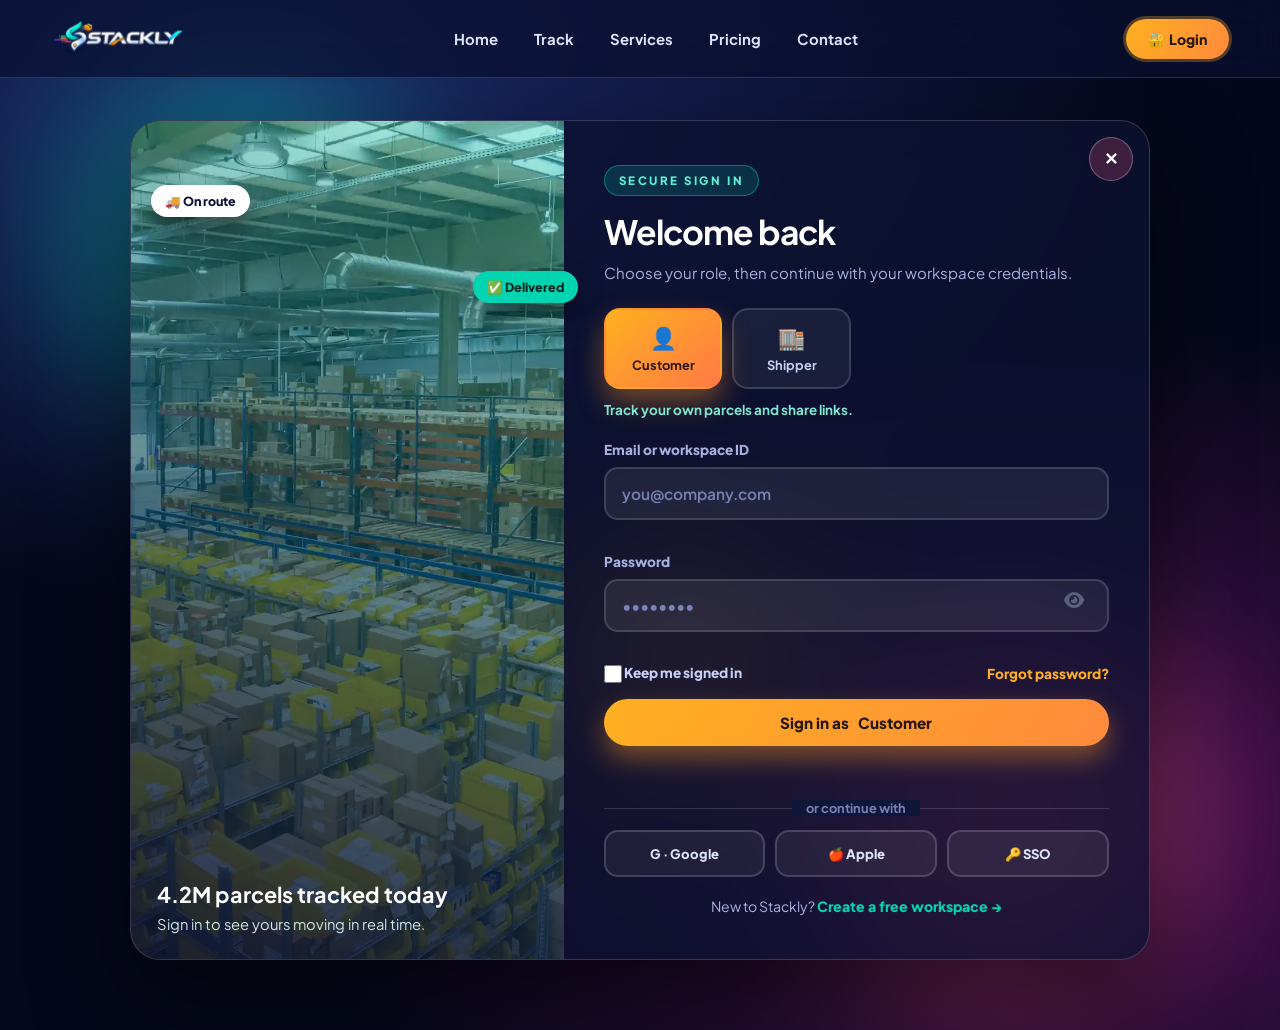
<file: shipper-dashboard.html>
<!DOCTYPE html>
<html lang="en">
<head>
<meta charset="UTF-8">
<meta name="viewport" content="width=device-width,initial-scale=1">
<title>Shipper Dashboard — Stackly Courier</title>
<meta name="description" content="Stackly shipper dashboard: manage consignments, fleet, warehouse stock, rate cards, COD settlements and team access.">
<link rel="preconnect" href="https://fonts.googleapis.com">
<link rel="preconnect" href="https://fonts.gstatic.com" crossorigin>
<link href="https://fonts.googleapis.com/css2?family=Plus+Jakarta+Sans:wght@400;600;700;800;900&display=swap" rel="stylesheet">
<link rel="stylesheet" href="https://cdnjs.cloudflare.com/ajax/libs/font-awesome/6.5.1/css/all.min.css">
<link rel="stylesheet" href="css/dashboard.css">
<link rel="stylesheet" href="css/shipper-dashboard.css">
</head>
<body class="ship">

<div class="shell">

  <!-- ============ SIDEBAR ============ -->
  <aside class="side" id="side">
    <a class="brand" href="shipper-dashboard.html">
      <img src="images/logo.webp" alt="Stackly">
    </a>

    <div class="who">
      <img src="images/team4.webp" alt="Shipper avatar">
      <div><b class="profileName">stackly Logistics</b><small>Shipper</small></div>
    </div>

    <div class="side-scroll">
      <p class="side-label">Operations</p>
      <button class="mlink active" data-mod="control"><span class="ic"><i class="fa-solid fa-tower-broadcast"></i></span> Control Room</button>
      <button class="mlink" data-mod="consign"><span class="ic"><i class="fa-solid fa-boxes-stacked"></i></span> Consignments <span class="badge">9</span></button>
      <button class="mlink" data-mod="fleet"><span class="ic"><i class="fa-solid fa-truck-moving"></i></span> Fleet &amp; Riders</button>
      <button class="mlink" data-mod="warehouse"><span class="ic"><i class="fa-solid fa-pallet"></i></span> Warehouse</button>
      <p class="side-label">Business</p>
      <button class="mlink" data-mod="rates"><span class="ic"><i class="fa-solid fa-tags"></i></span> Rate Cards</button>
      <button class="mlink" data-mod="cod"><span class="ic"><i class="fa-solid fa-indian-rupee-sign"></i></span> COD Settlement</button>
      <button class="mlink" data-mod="reports"><span class="ic"><i class="fa-solid fa-chart-column"></i></span> Reports</button>
      <button class="mlink" data-mod="team"><span class="ic"><i class="fa-solid fa-users-gear"></i></span> Team Access</button>
    </div>

    <div class="side-foot">
      <button class="logout" id="logoutSide"><i class="fa-solid fa-right-from-bracket"></i> Logout</button>
    </div>
  </aside>
  <div class="scrim" id="scrim"></div>

  <!-- ============ MAIN ============ -->
  <div class="main">
    <header class="topbar">
      <button class="sb-toggle" id="sbToggle" aria-label="Open menu"><i class="fa-solid fa-bars"></i></button>
      <div class="tb-title" id="tbTitle">Control Room <small>Stack Logistics · Hub Chennai</small></div>
      <div class="tb-right">
        <div class="tb-search"><i class="fa-solid fa-magnifying-glass" style="color:#5b648e"></i><input id="topSearch" placeholder="Search AWB / rider…"></div>
        <button class="tb-btn" id="bellBtn" aria-label="Alerts"><i class="fa-regular fa-bell"></i><span class="dot"></span></button>
        <button class="tb-logout" id="logoutTop"><i class="fa-solid fa-right-from-bracket"></i> Logout</button>
      </div>
    </header>

    <main class="page">

      <!-- ---------- CONTROL ROOM ---------- -->
      <section class="module on" id="m-control">

        <!-- SHIPPER WELCOME -->
<section class="shipper-welcome">

  <div class="shipper-welcome-content">

    <span class="shipper-welcome-badge">
      <i class="fa-solid fa-building"></i>
      Shipper Overview
    </span>

    <h1>
      Welcome back, <span class="profileName">Shipper</span> 👋
    </h1>

    <p>
      Manage your shipments, monitor delivery performance, and keep
      your logistics operations moving smoothly from one place.
    </p>

    <div class="shipper-welcome-actions">

      <a href="error.html" class="shipper-btn primary">
        <i class="fa-solid fa-plus"></i>
        Create Shipment
      </a>

      <a href="error.html" class="shipper-btn secondary">
        <i class="fa-solid fa-location-dot"></i>
        Track Shipment
      </a>

    </div>

  </div>


  <div class="shipper-welcome-visual">

    <div class="shipper-orbit orbit-1"></div>
    <div class="shipper-orbit orbit-2"></div>

    <div class="shipper-box">
      <i class="fa-solid fa-boxes-stacked"></i>
    </div>

    <div class="shipper-truck">
      <i class="fa-solid fa-truck-fast"></i>
    </div>

    <div class="shipper-chart">
      <i class="fa-solid fa-arrow-trend-up"></i>
      <span>Operations</span>
    </div>

  </div>

</section>

        <div class="mod-head">
          <div><span class="chip">Live Ops</span><h2>Control Room</h2><p>Network-wide pulse for every parcel your business has injected into Stackly today.</p></div>
          <button class="pill-btn spacer" onclick="window.location.href = 'dashboardError.html'"><i class="fa-solid fa-list-check"></i> Manifest Queue</button>
        </div>

        <div class="grid g4 reveal">
          <div class="card c-navy"><p class="k">Orders Today</p><p class="v count" data-to="486">0</p><p class="s">+12% vs yesterday</p></div>
          <div class="card c-teal"><p class="k">Picked Up</p><p class="v count" data-to="412">0</p><p class="s">84.7% pickup compliance</p></div>
          <div class="card c-amber"><p class="k">Exceptions</p><p class="v count" data-to="17">0</p><p class="s">9 address issues · 8 NDR</p></div>
          <div class="card c-lime"><p class="k">SLA Met</p><p class="v count" data-to="96">0</p><p class="s">Target 95% · beating SLA</p></div>
        </div>

        <div class="grid g21" style="margin-top:16px">
          <div class="panel reveal"><h3>Hub Throughput</h3><p class="sub">Parcels processed per hour across your linked hubs.</p>
            <div class="chart" id="hubChart"></div>
          </div>
          <div class="panel reveal"><h3>Lane Load</h3><p class="sub">Utilisation of your top four corridors.</p>
            <div class="lane"><div class="rowline"><span>Chennai → Bengaluru</span><span>88%</span></div><div class="bar"><i data-w="88" style="background:linear-gradient(90deg,#7b5cff,#39a7ff)"></i></div></div>
            <div class="lane"><div class="rowline"><span>Chennai → Hyderabad</span><span>72%</span></div><div class="bar"><i data-w="72" style="background:linear-gradient(90deg,#00d4b1,#0093c9)"></i></div></div>
            <div class="lane"><div class="rowline"><span>Chennai → Kochi</span><span>54%</span></div><div class="bar"><i data-w="54" style="background:linear-gradient(90deg,#ffb020,#ff7a2f)"></i></div></div>
            <div class="lane"><div class="rowline"><span>Chennai → Mumbai (Air)</span><span>93%</span></div><div class="bar"><i data-w="93" style="background:linear-gradient(90deg,#ff5c8a,#e0245e)"></i></div></div>
            <div class="live" style="margin-top:16px;min-height:120px"><b>Night trunk departing 21:40</b><p style="opacity:.85;font-size:.84rem;margin-top:6px">4 containers sealed · 2 loading</p><div class="road"></div><div class="van">🚛</div></div>
          </div>
        </div>

        <div class="grid g3 reveal" style="margin-top:16px">
          <div class="card c-violet"><h4>Live Riders</h4><p class="v">64</p><p class="s">On-road right now across 3 cities.</p></div>
          <div class="card c-pink"><h4>NDR Pending</h4><p class="v">8</p><p class="s">Action needed before 6 PM cut-off.</p></div>
          <div class="card c-sky"><h4>COD in Transit</h4><p class="v">₹2.4L</p><p class="s">Settlement scheduled Monday.</p></div>
        </div>
      </section>

      <!-- ---------- CONSIGNMENTS ---------- -->
      <section class="module" id="m-consign">
        <div class="mod-head">
          <div><span class="chip">Manifest</span><h2>Consignments</h2><p>Bulk manage AWBs — assign riders, flag priority, print labels.</p></div>
          <div class="spacer bulkbar">
            <button class="pill-btn alt" onclick="window.location.href = 'dashboardError.html'" id="bulkAssign"><i class="fa-solid fa-user-check"></i> Assign Selected</button>
            <button class="pill-btn" onclick="window.location.href = 'dashboardError.html'" id="bulkLabel"><i class="fa-solid fa-print"></i> Print Labels</button>
          </div>
        </div>
        <div class="panel reveal" style="overflow-x:auto">
          <table class="tbl"><thead><tr><th><input type="checkbox" id="chkAll"></th><th>AWB</th><th>Receiver</th><th>Destination</th><th>Mode</th><th>Value</th><th>Status</th></tr></thead>
          <tbody id="cnRows"></tbody></table>
        </div>
        <div class="grid g4 reveal" style="margin-top:16px">
          <div class="card c-slate"><p class="k">Manifested</p><p class="v">312</p><p class="s">Sealed for tonight</p></div>
          <div class="card c-teal"><p class="k">Awaiting Pickup</p><p class="v">74</p><p class="s">Rider ETA 45 min</p></div>
          <div class="card c-amber"><p class="k">RTO Flagged</p><p class="v">11</p><p class="s">Auto-reattempt on</p></div>
          <div class="card c-pink"><p class="k">Priority</p><p class="v">28</p><p class="s">Premium SLA parcels</p></div>
        </div>
      </section>

      <!-- ---------- FLEET ---------- -->
      <section class="module" id="m-fleet">
        <div class="mod-head"><div><span class="chip">People &amp; Vehicles</span><h2>Fleet &amp; Riders</h2><p>Capacity, load and performance for every rider mapped to your account.</p></div></div>
        <div class="grid g3 reveal" id="riderGrid"></div>
        <div class="grid g2 reveal" style="margin-top:16px">
          <div class="panel"><h3>Vehicle Health</h3><p class="sub">Maintenance alerts from telematics.</p>
            <ul class="tl">
              <li class="done"><b>TN-09 AC 4412 · Serviced</b><span>Oil + brake check completed 2 days ago</span></li>
              <li><b>TN-22 BX 7781 · Tyre pressure low</b><span>Flagged this morning · schedule today</span></li>
              <li><b>KA-51 MN 3390 · Insurance renewal</b><span>Expires in 12 days</span></li>
              <li><b>EV-Fleet Pod 4 · Battery 38%</b><span>Auto-routed to charging bay at 8 PM</span></li>
            </ul>
          </div>
          <div class="panel"><h3>Assign a Rider</h3><p class="sub">Quick manual dispatch.</p>
            <div class="field"><label>AWB number</label><input id="asAwb" placeholder="SW-880231"></div>
            <div class="field"><label>Rider</label><select id="asRider"><option>Arun K. · Chennai North</option><option>Divya P. · Chennai South</option><option>Ravi M. · Hosur Lane</option><option>Naveen S. · Bengaluru</option></select></div>
            <div class="field"><label>Priority</label><select><option>Standard</option><option>High</option><option>Critical</option></select></div>
            <button class="pill-btn" onclick="window.location.href = 'dashboardError.html'" id="asBtn"><i class="fa-solid fa-paper-plane"></i> Dispatch</button>
            <p class="note" id="asOut" style="margin-top:12px"></p>
          </div>
        </div>
      </section>

      <!-- ---------- WAREHOUSE ---------- -->
      <section class="module" id="m-warehouse">
        <div class="mod-head"><div><span class="chip">Inventory</span><h2>Warehouse</h2><p>Bin-level stock across your fulfilment centres with low-stock alerts.</p></div>
          <button class="pill-btn spacer" onclick="window.location.href = 'dashboardError.html'"><i class="fa-solid fa-rotate"></i> Sync Stock</button></div>
        <div class="grid g4 reveal">
          <div class="card c-violet"><p class="k">SKUs</p><p class="v">1,284</p><p class="s">Across 3 centres</p></div>
          <div class="card c-teal"><p class="k">Bins Occupied</p><p class="v">78%</p><p class="s">Chennai DC nearing full</p></div>
          <div class="card c-amber"><p class="k">Low Stock</p><p class="v">23</p><p class="s">Reorder suggested</p></div>
          <div class="card c-navy"><p class="k">Dispatch Ready</p><p class="v">341</p><p class="s">Packed and labelled</p></div>
        </div>
        <div class="panel reveal" style="margin-top:16px;overflow-x:auto">
          <h3>Stock Register</h3><p class="sub">Live counts updated on every scan.</p>
          <table class="tbl"><thead><tr><th>SKU</th><th>Item</th><th>Centre</th><th>Bin</th><th>Qty</th><th>Health</th></tr></thead>
          <tbody id="whRows"></tbody></table>
        </div>
        <div class="grid g3 reveal" style="margin-top:16px">
          <div class="card c-sky"><h4>Chennai DC</h4><p class="s" style="margin-top:8px">42,000 sq ft · 18 dock doors · 24×7 ops.</p></div>
          <div class="card c-lime"><h4>Hosur Spoke</h4><p class="s" style="margin-top:8px">Cross-dock only · 4h dwell time average.</p></div>
          <div class="card c-pink"><h4>Bengaluru DC</h4><p class="s" style="margin-top:8px">Cold-chain enabled · 6 reefer bays.</p></div>
        </div>
      </section>

      <!-- ---------- RATE CARDS ---------- -->
      <section class="module" id="m-rates">
        <div class="mod-head"><div><span class="chip">Commercials</span><h2>Rate Cards</h2><p>Negotiated slabs plus a live margin simulator.</p></div></div>
        <div class="grid g21">
          <div class="panel reveal" style="overflow-x:auto"><h3>Contracted Slabs</h3><p class="sub">Effective 01 Aug 2026 · valid 12 months.</p>
            <table class="tbl"><thead><tr><th>Zone</th><th>0-1 kg</th><th>1-5 kg</th><th>5-20 kg</th><th>Surcharge</th></tr></thead>
            <tbody>
              <tr><td>Intra-city</td><td>₹38</td><td>₹64</td><td>₹142</td><td>—</td></tr>
              <tr><td>Zone A (state)</td><td>₹52</td><td>₹88</td><td>₹196</td><td>₹8 fuel</td></tr>
              <tr><td>Zone B (metro)</td><td>₹68</td><td>₹112</td><td>₹248</td><td>₹12 fuel</td></tr>
              <tr><td>Zone C (rest)</td><td>₹86</td><td>₹148</td><td>₹312</td><td>₹18 fuel</td></tr>
              <tr><td>Air Priority</td><td>₹140</td><td>₹238</td><td>₹520</td><td>₹26 security</td></tr>
            </tbody></table>
          </div>
          <div class="panel reveal"><h3>Margin Simulator</h3><p class="sub">See profit per parcel before you commit.</p>
            <div class="field"><label>Selling price to buyer (₹)</label><input type="number" id="rtSell" value="150"></div>
            <div class="field"><label>Zone</label><select id="rtZone"><option value="64">Intra-city</option><option value="88">Zone A</option><option value="112">Zone B</option><option value="148">Zone C</option></select></div>
            <div class="field"><label>Monthly volume</label><input type="number" id="rtVol" value="4000"></div>
            <div class="card c-lime" style="margin-top:6px"><p class="k">Monthly Margin</p><p class="v" id="rtOut">₹0</p><p class="s" id="rtPer">—</p></div>
          </div>
        </div>
      </section>

      <!-- ---------- COD ---------- -->
      <section class="module" id="m-cod">
        <div class="mod-head"><div><span class="chip">Cash Flow</span><h2>COD Settlement</h2><p>Collected cash, remittance cycles and pending reconciliation.</p></div>
          <button class="pill-btn spacer" onclick="window.location.href = 'dashboardError.html'" id="reqPayout"><i class="fa-solid fa-money-bill-transfer"></i> Request Payout</button></div>
        <div class="grid g3 reveal">
          <div class="card c-teal"><p class="k">Collected (7d)</p><p class="v">₹6.82L</p><p class="s">1,904 COD parcels</p></div>
          <div class="card c-amber"><p class="k">Pending Remittance</p><p class="v" id="codPend">₹2,41,500</p><p class="s">Next cycle Monday 10 AM</p></div>
          <div class="card c-pink"><p class="k">Disputed</p><p class="v">₹18,240</p><p class="s">6 parcels under review</p></div>
        </div>
        <div class="panel reveal" style="margin-top:16px;overflow-x:auto">
          <h3>Remittance History</h3><p class="sub">Bank credits against your registered account ····4471.</p>
          <table class="tbl"><thead><tr><th>Cycle</th><th>Parcels</th><th>Collected</th><th>Fees</th><th>Net Paid</th><th>Status</th></tr></thead>
          <tbody>
            <tr><td>W32 · 04 Aug</td><td>612</td><td>₹2,14,300</td><td>₹6,429</td><td>₹2,07,871</td><td><span class="tag t-green">Settled</span></td></tr>
            <tr><td>W31 · 28 Jul</td><td>588</td><td>₹1,98,120</td><td>₹5,944</td><td>₹1,92,176</td><td><span class="tag t-green">Settled</span></td></tr>
            <tr><td>W30 · 21 Jul</td><td>640</td><td>₹2,26,900</td><td>₹6,807</td><td>₹2,20,093</td><td><span class="tag t-green">Settled</span></td></tr>
            <tr><td>W33 · 11 Aug</td><td>704</td><td>₹2,41,500</td><td>₹7,245</td><td>₹2,34,255</td><td><span class="tag t-amber">Processing</span></td></tr>
          </tbody></table>
        </div>
      </section>

      <!-- ---------- REPORTS ---------- -->
      <section class="module" id="m-reports">
        <div class="mod-head"><div><span class="chip">Insights</span><h2>Reports</h2><p>Performance analytics you can export to CSV for finance.</p></div>
          <button class="pill-btn spacer" onclick="window.location.href = 'dashboardError.html'"><i class="fa-solid fa-file-arrow-down"></i> Export CSV</button></div>
        <div class="grid g2 reveal">
          <div class="panel"><h3>Delivery Success by City</h3><p class="sub">Last 30 days.</p>
            <div class="lane"><div class="rowline"><span>Chennai</span><span>97.4%</span></div><div class="bar"><i data-w="97" style="background:linear-gradient(90deg,#00d4b1,#39a7ff)"></i></div></div>
            <div class="lane"><div class="rowline"><span>Bengaluru</span><span>94.1%</span></div><div class="bar"><i data-w="94" style="background:linear-gradient(90deg,#7b5cff,#4b2fd6)"></i></div></div>
            <div class="lane"><div class="rowline"><span>Hyderabad</span><span>91.8%</span></div><div class="bar"><i data-w="92" style="background:linear-gradient(90deg,#ffb020,#ff7a2f)"></i></div></div>
            <div class="lane"><div class="rowline"><span>Kochi</span><span>89.3%</span></div><div class="bar"><i data-w="89" style="background:linear-gradient(90deg,#ff5c8a,#e0245e)"></i></div></div>
            <div class="lane"><div class="rowline"><span>Mumbai</span><span>93.6%</span></div><div class="bar"><i data-w="94" style="background:linear-gradient(90deg,#9ede3a,#3fae4a)"></i></div></div>
          </div>
          <div class="panel"><h3>Revenue Trend</h3><p class="sub">Weekly billed value (₹ thousands).</p><div class="chart" id="revChart"></div></div>
        </div>
        <div class="grid g4 reveal" style="margin-top:16px">
          <div class="card c-navy"><p class="k">Avg TAT</p><p class="v">31 h</p><p class="s">Down 4h MoM</p></div>
          <div class="card c-violet"><p class="k">First Attempt</p><p class="v">92%</p><p class="s">Delivery success</p></div>
          <div class="card c-amber"><p class="k">RTO Rate</p><p class="v">3.1%</p><p class="s">Industry avg 6%</p></div>
          <div class="card c-teal"><p class="k">NPS</p><p class="v">71</p><p class="s">From 2,140 responses</p></div>
        </div>
      </section>

      <!-- ---------- TEAM ---------- -->
      <section class="module" id="m-team">
        <div class="mod-head"><div><span class="chip">Access</span><h2>Team Access</h2><p>Invite staff and control what each role can touch.</p></div>
          <button class="pill-btn spacer" onclick="window.location.href = 'dashboardError.html'" id="inviteBtn"><i class="fa-solid fa-user-plus"></i> Invite Member</button></div>
        <div class="panel reveal" style="overflow-x:auto">
          <table class="tbl"><thead><tr><th>Member</th><th>Role</th><th>Hub</th><th>Last Active</th><th>Access</th></tr></thead>
          <tbody id="teamRows"></tbody></table>
        </div>
        <div class="grid g2 reveal" style="margin-top:16px">
          <div class="panel"><h3>Permission Matrix</h3><p class="sub">Toggle module-level rights for the Ops Manager role.</p>
            <div class="switchrow"><span>Create consignments</span><label class="sw"><input type="checkbox" checked><i></i></label></div>
            <div class="switchrow"><span>Edit rate cards</span><label class="sw"><input type="checkbox"><i></i></label></div>
            <div class="switchrow"><span>Approve COD payouts</span><label class="sw"><input type="checkbox"><i></i></label></div>
            <div class="switchrow"><span>Export reports</span><label class="sw"><input type="checkbox" checked><i></i></label></div>
            <div class="switchrow"><span>Manage riders</span><label class="sw"><input type="checkbox" checked><i></i></label></div>
            <button class="pill-btn alt" style="margin-top:14px" onclick="window.location.href = 'dashboardError.html'">Save Permissions</button>
          </div>
          <div class="panel"><h3>Audit Log</h3><p class="sub">Every sensitive action is recorded.</p>
            <ul class="tl">
              <li class="done"><b>Rate card v9 published</b><span>By Nithya R. · 09:12 AM</span></li>
              <li><b>Payout request ₹2.41L</b><span>By Stack Admin · 10:04 AM</span></li>
              <li><b>Rider Naveen S. added</b><span>By Karthik V. · yesterday</span></li>
              <li><b>API key rotated</b><span>By Stack Admin · 2 days ago</span></li>
            </ul>
          </div>
        </div>
      </section>

    </main>
  </div>
</div>

<div class="toast" id="toast"></div>
<script src="js/shipper-dashboard.js"></script>
</body>
</html>
</file>
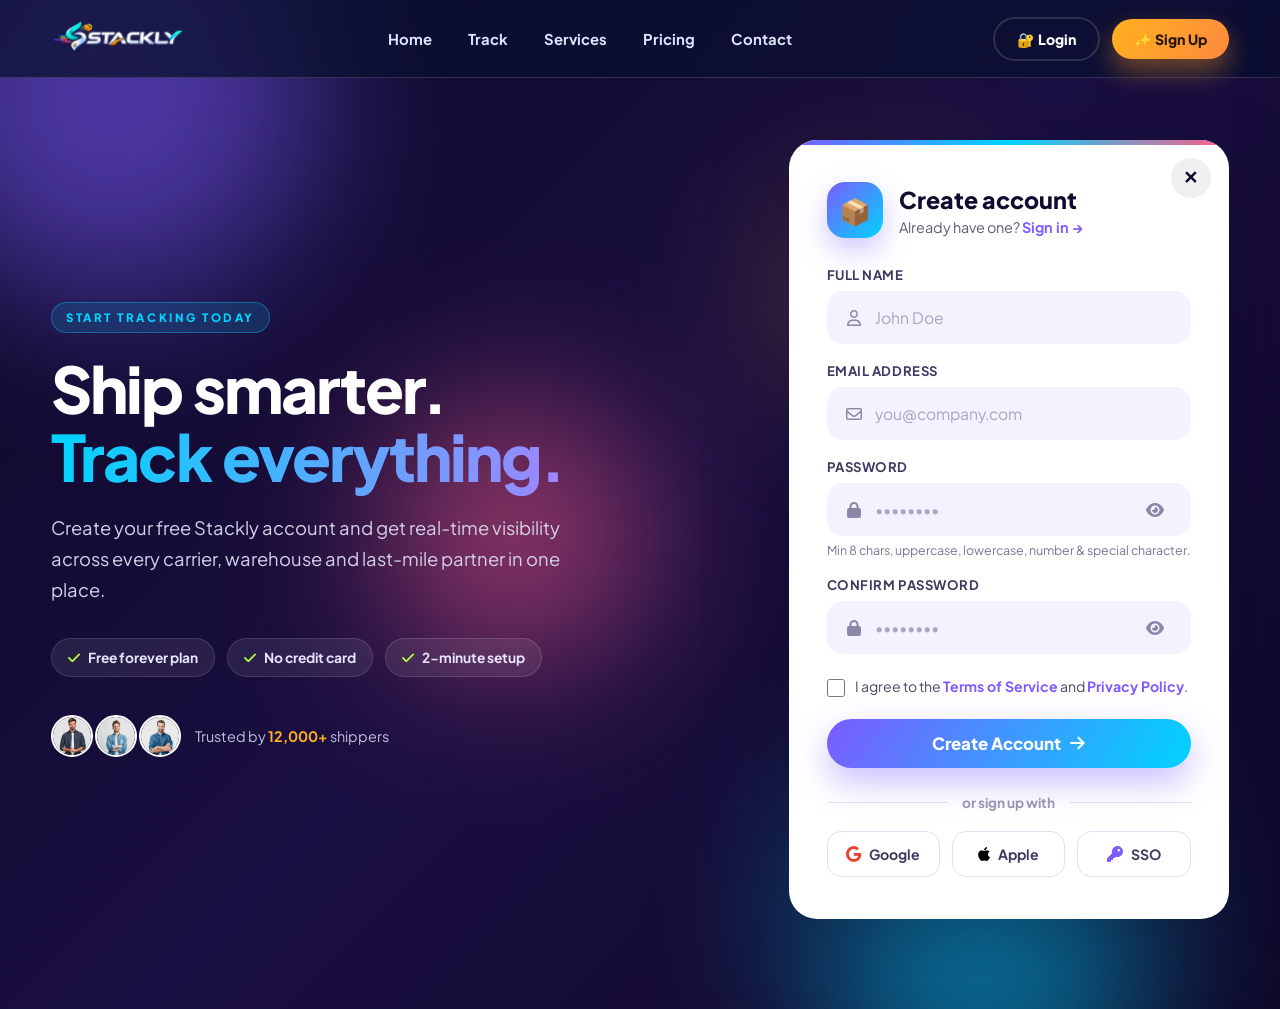
<file: signup.html>
<!DOCTYPE html>
<html lang="en">
<head>
<meta charset="UTF-8">
<meta name="viewport" content="width=device-width, initial-scale=1">
<title>Sign Up — Stackly Courier Tracking</title>
<meta name="description" content="Create your Stackly account and start tracking shipments in real time.">
<link href="https://fonts.googleapis.com/css2?family=Plus+Jakarta+Sans:wght@400;600;800&display=swap" rel="stylesheet">
<link rel="stylesheet" href="https://cdnjs.cloudflare.com/ajax/libs/font-awesome/6.5.1/css/all.min.css">
<link rel="stylesheet" href="css/common.css">
<link rel="stylesheet" href="css/signup.css">
</head>
<body class="signup-body">

<nav class="nav">
  <a class="brand" href="index.html">
        <img src="images/logo.webp" alt="Stackly" />
      </a>
  <ul class="nav-links">
    <li><a href="index.html">Home</a></li>
    <li><a href="track.html">Track</a></li>
    <li><a href="services.html">Services</a></li>
    <li><a href="pricing.html">Pricing</a></li>
    <li><a href="contact.html">Contact</a></li>
  </ul>
  <div class="nav-cta">
    <a class="btn btn-ghost" href="login.html">🔐 Login</a>
    <a class="btn btn-amber active-btn" href="signup.html">✨ Sign Up</a>
    <button class="burger" id="burger" aria-label="Menu"><span></span><span></span><span></span></button>
  </div>
</nav>
<div class="scrim" id="scrim"></div>
<aside class="drawer" id="drawer">
  <a class="d-link" href="index.html">🏠 Home</a>
  <a class="d-link" href="track.html">📍 Track</a>
  <a class="d-link" href="services.html">📦 Services</a>
  <a class="d-link" href="pricing.html">💰 Pricing</a>
  <a class="d-link" href="contact.html">✉️ Contact</a>
  <a class="btn btn-amber drawer-login" href="login.html">🔐 Login</a>
  <p class="d-note">Join 4.2M daily tracked parcels.</p>
</aside>

<!-- 1. HERO SIGNUP -->
<section class="su-hero" id="panel">
  <div class="su-orb o1"></div>
  <div class="su-orb o2"></div>
  <div class="su-orb o3"></div>
  <div class="su-orb o4"></div>

  <div class="wrap su-hero-in">
    <div class="su-copy reveal left">
      <span class="eyebrow su-pill">Start tracking today</span>
      <h1>Ship smarter.<br><em>Track everything.</em></h1>
      <p>Create your free Stackly account and get real-time visibility across every carrier, warehouse and last-mile partner in one place.</p>
      <div class="su-badges">
        <span><i class="fa-solid fa-check"></i> Free forever plan</span>
        <span><i class="fa-solid fa-check"></i> No credit card</span>
        <span><i class="fa-solid fa-check"></i> 2-minute setup</span>
      </div>
      <div class="su-trust">
        <img src="images/team1.webp" alt="User 1">
        <img src="images/team2.webp" alt="User 2">
        <img src="images/team3.webp" alt="User 3">
        <small>Trusted by <b>12,000+</b> shippers</small>
      </div>
    </div>

    <div class="su-card reveal right">
      <button class="su-close" id="signupClose" title="Close and go home" aria-label="Close">✕</button>
      <div class="su-card-head">
        <span class="su-icon">📦</span>
        <div>
          <h2>Create account</h2>
          <p>Already have one? <a href="login.html">Sign in →</a></p>
        </div>
      </div>

      <form id="signupForm" novalidate>
        <label class="su-label">
          <span>Full name</span>
          <div class="su-input-wrap">
            <i class="fa-regular fa-user"></i>
            <input type="text" id="name" oninput="this.value=this.value.replace(/[^a-zA-Z\s]/g,'')" placeholder="John Doe" autocomplete="name">
          </div>
        </label>

        <label class="su-label">
          <span>Email address</span>
          <div class="su-input-wrap">
            <i class="fa-regular fa-envelope"></i>
            <input type="email" id="email" placeholder="you@company.com" autocomplete="email">
          </div>
        </label>

        <label class="su-label">
          <span>Password</span>
          <div class="su-input-wrap">
            <i class="fa-solid fa-lock"></i>
            <input type="password" id="password" placeholder="••••••••" autocomplete="new-password">
            <button type="button" class="su-eye" id="togglePassword" aria-label="Show password">
              <i class="fa-solid fa-eye"></i>
            </button>
          </div>
          <small class="su-hint">Min 8 chars, uppercase, lowercase, number & special character.</small>
        </label>

        <label class="su-label">
          <span>Confirm password</span>
          <div class="su-input-wrap">
            <i class="fa-solid fa-lock"></i>
            <input type="password" id="confirmPassword" placeholder="••••••••" autocomplete="new-password">
            <button type="button" class="su-eye" id="toggleConfirmPassword" aria-label="Show confirm password">
              <i class="fa-solid fa-eye"></i>
            </button>
          </div>
        </label>

        <label class="check-row">
          <input type="checkbox">
          <span>I agree to the <a href="#">Terms of Service</a> and <a href="#">Privacy Policy</a>.</span>
        </label>

        <button class="btn submit-btn" type="submit">
          <span>Create Account</span>
          <i class="fa-solid fa-arrow-right"></i>
        </button>
      </form>

      <div class="su-or"><span>or sign up with</span></div>
      <div class="su-socials">
        <button class="social-btn su-google" aria-label="Sign up with Google">
          <i class="fa-brands fa-google"></i> Google
        </button>
        <button class="social-btn su-apple" aria-label="Sign up with Apple">
          <i class="fa-brands fa-apple"></i> Apple
        </button>
        <button class="social-btn su-sso" aria-label="Sign up with SSO">
          <i class="fa-solid fa-key"></i> SSO
        </button>
      </div>
    </div>
  </div>
</section>



<script src="js/common.js"></script>
<script src="js/signup.js"></script>
</body>
</html>
</file>
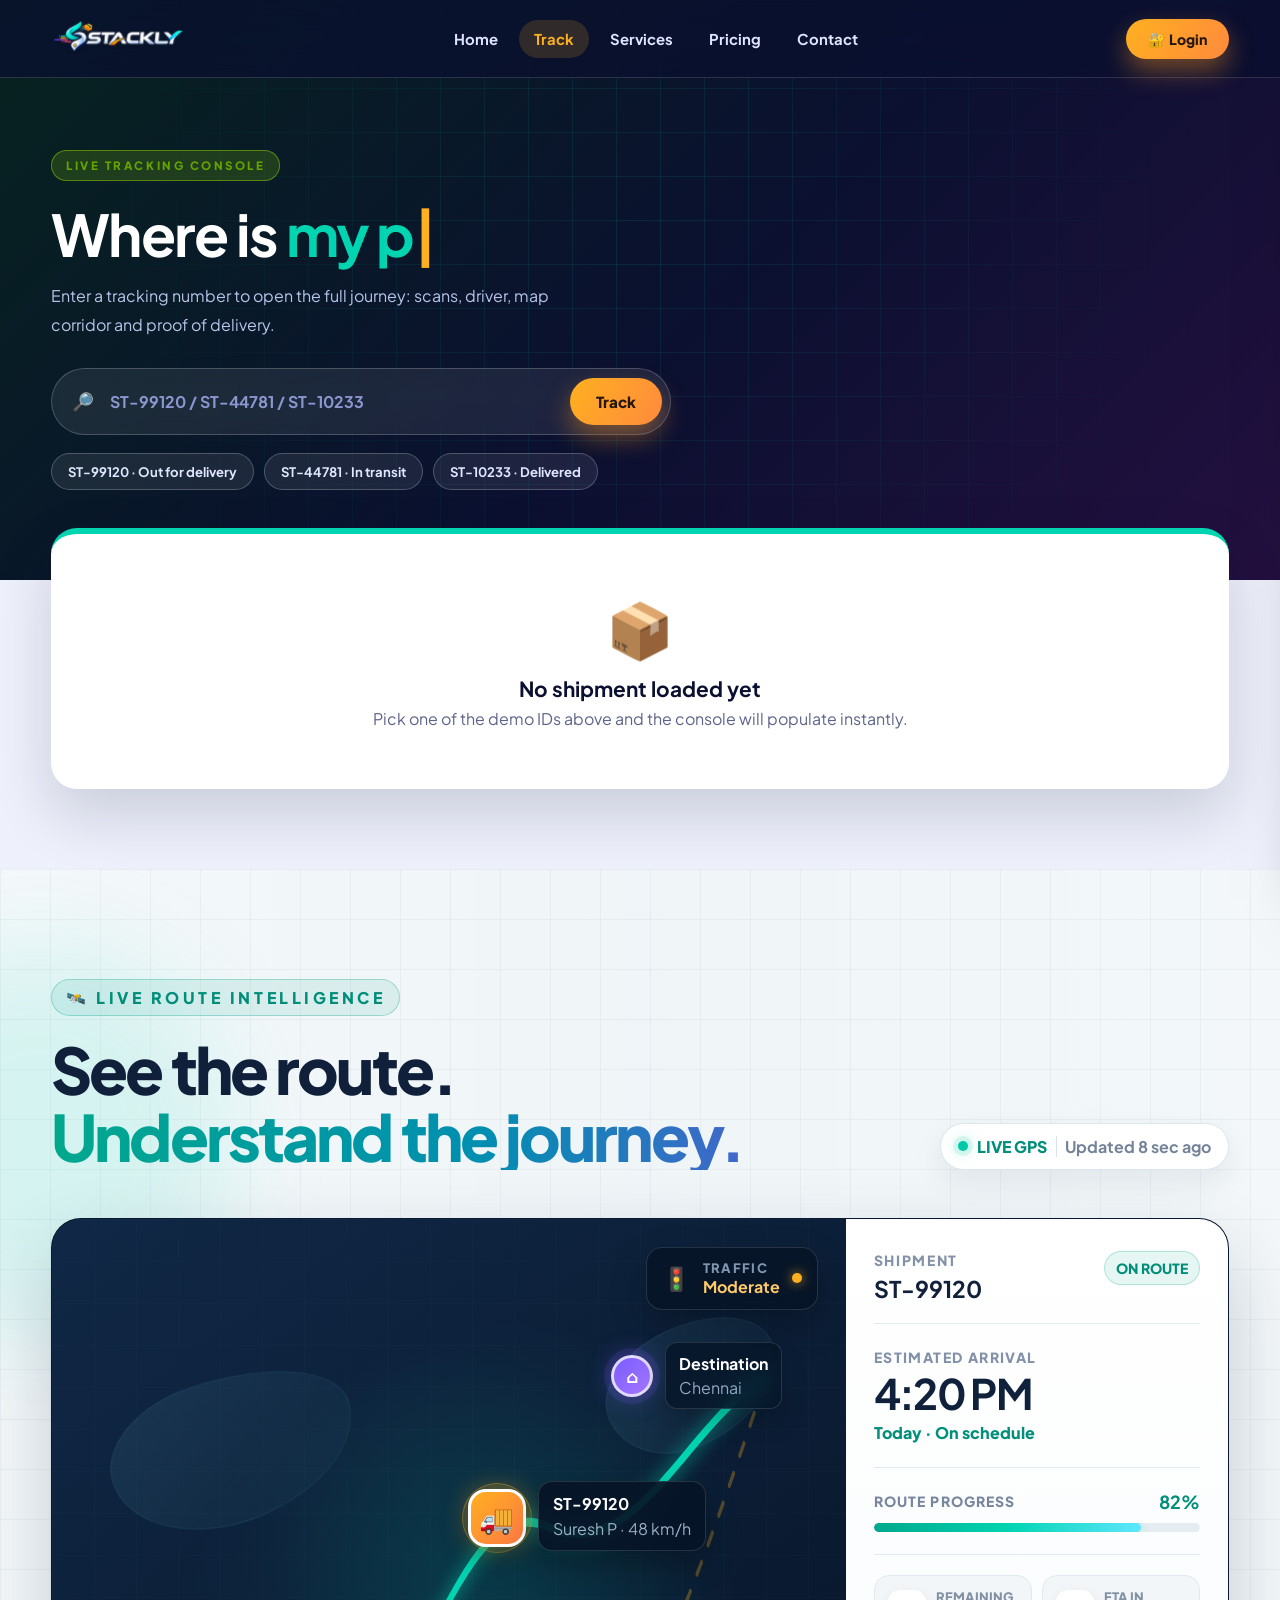
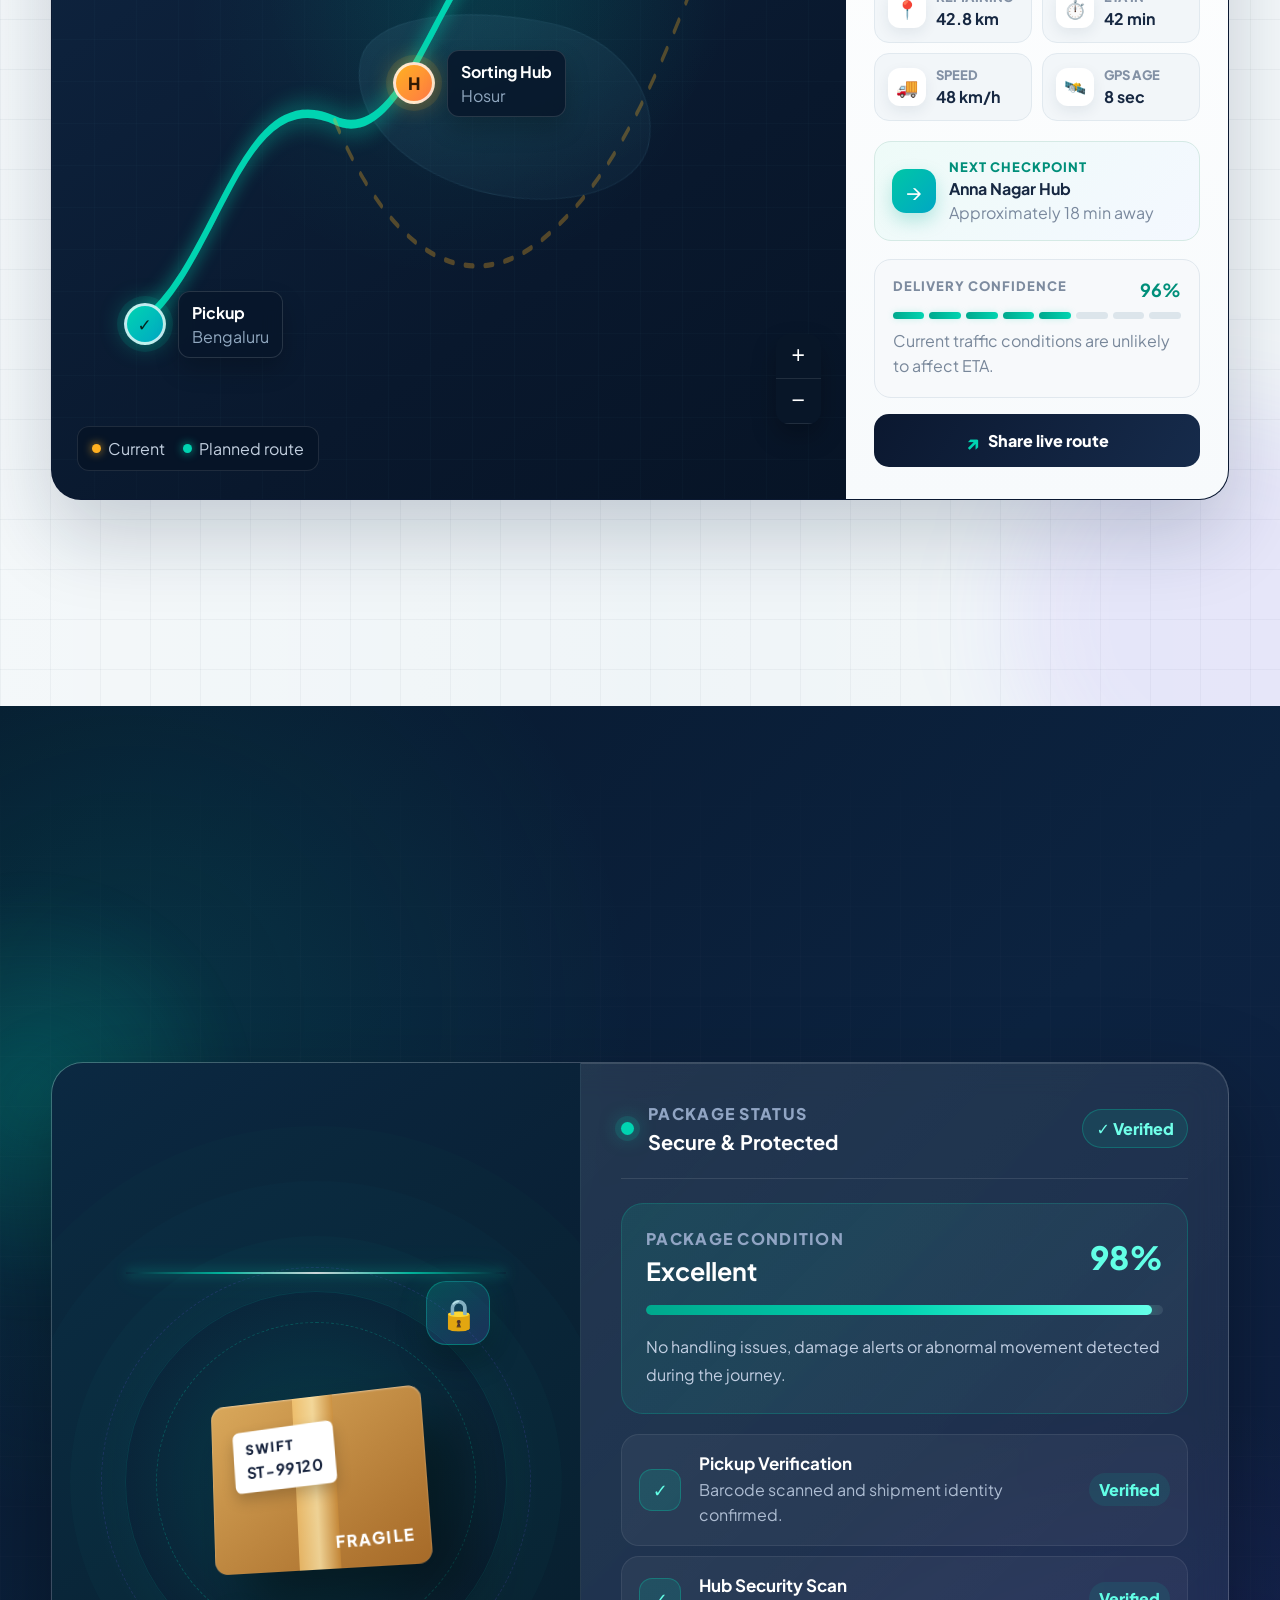
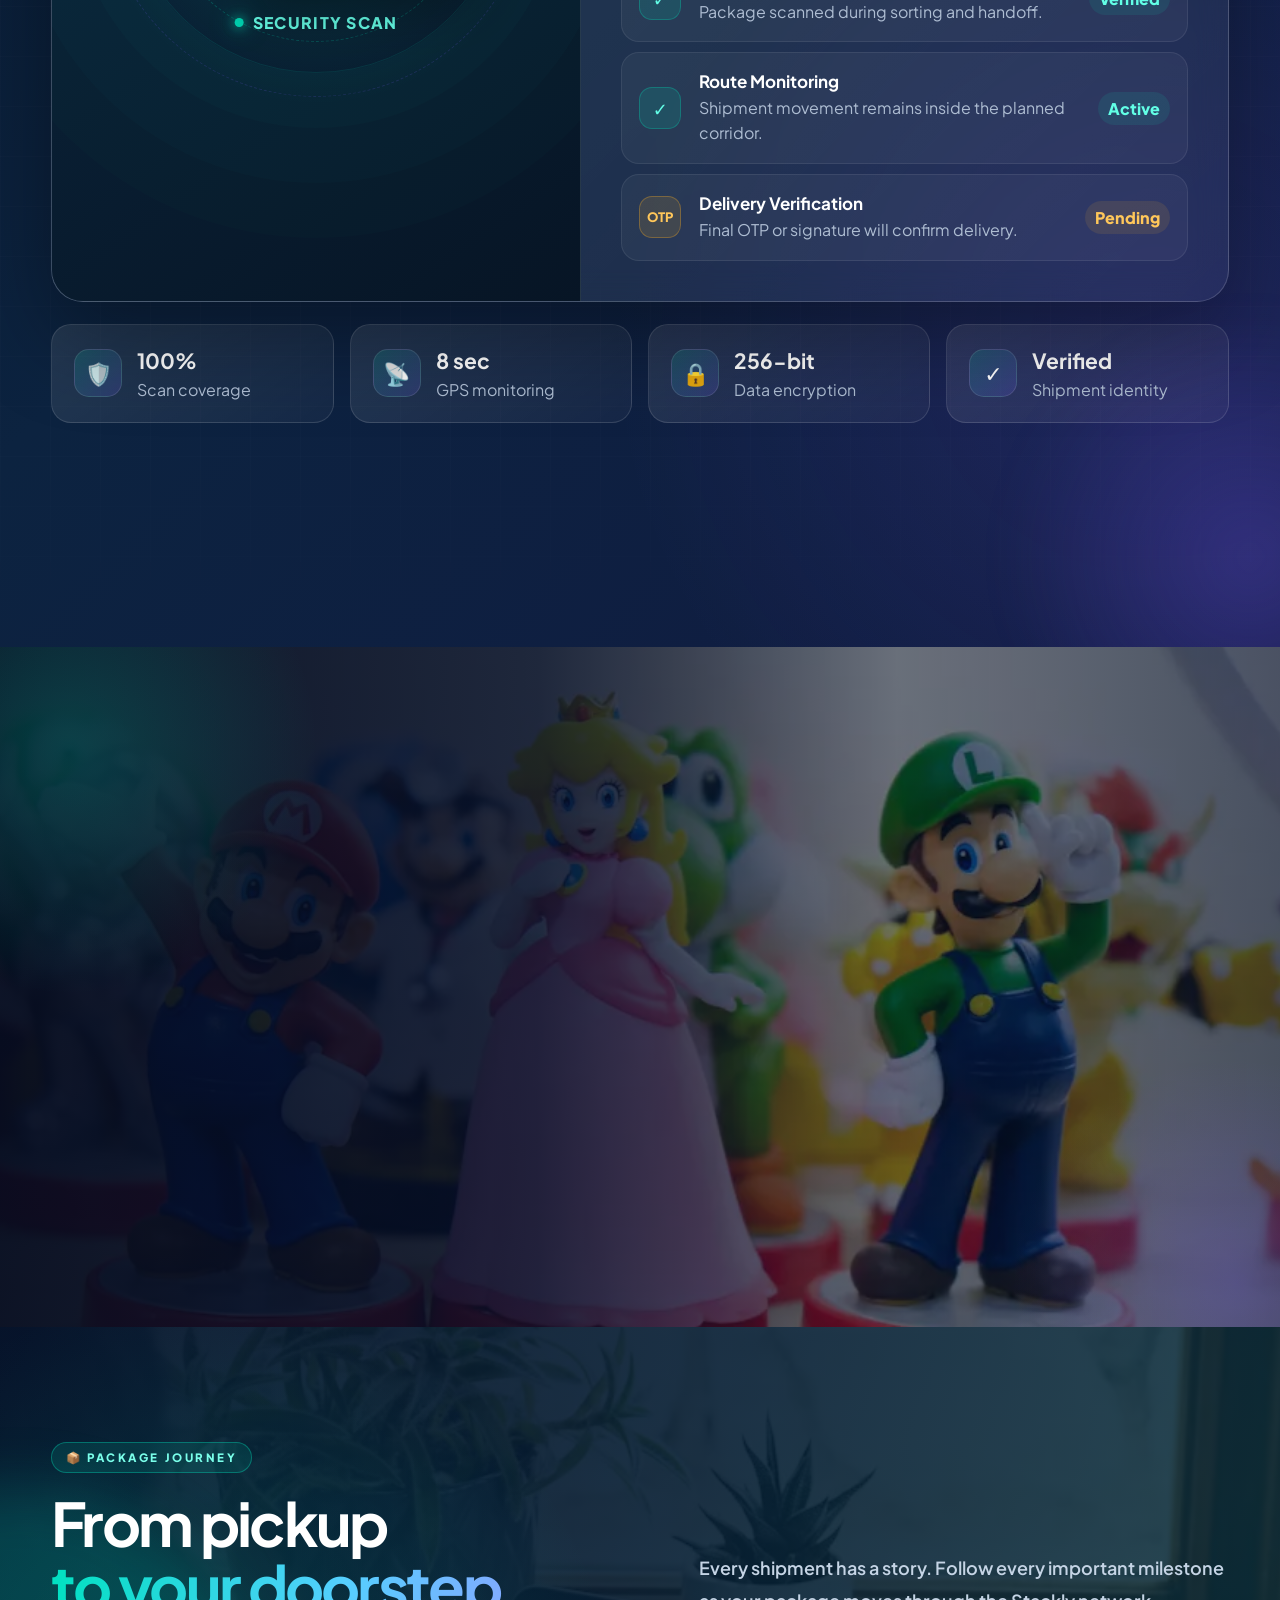
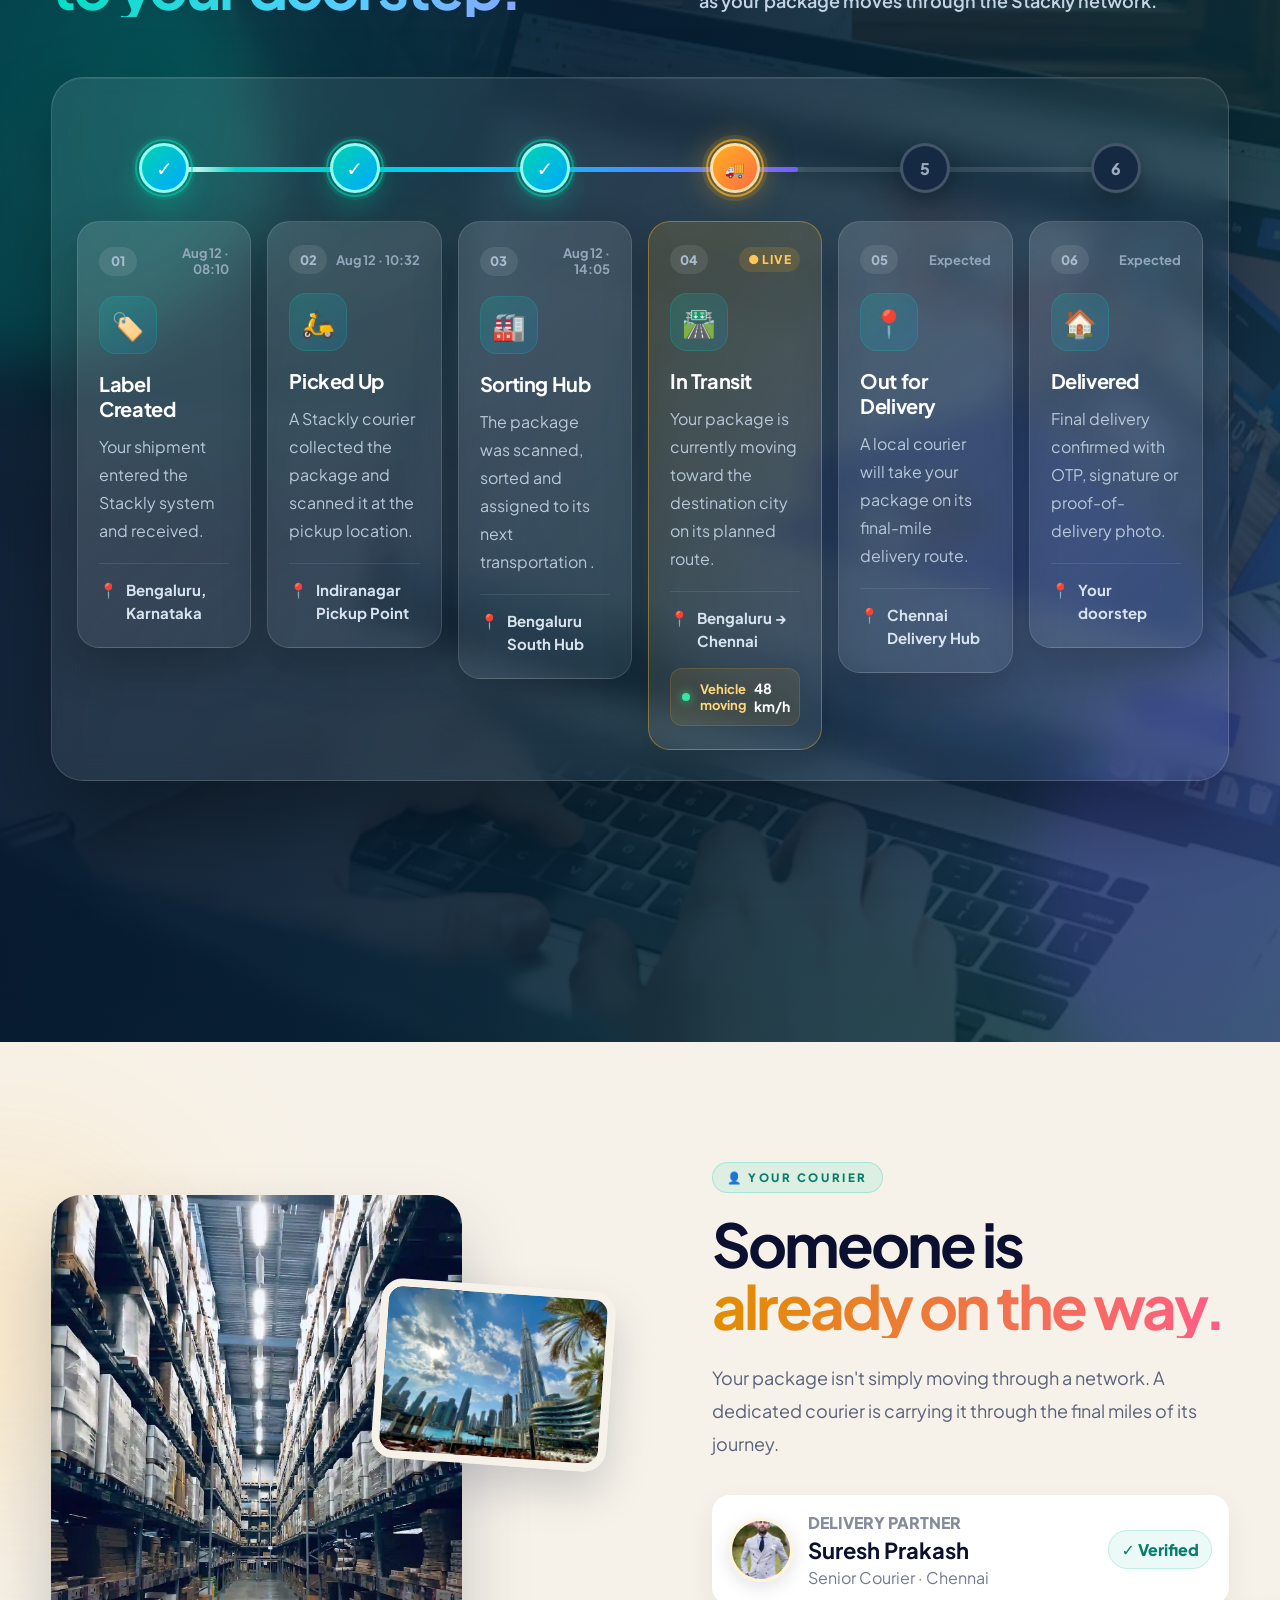
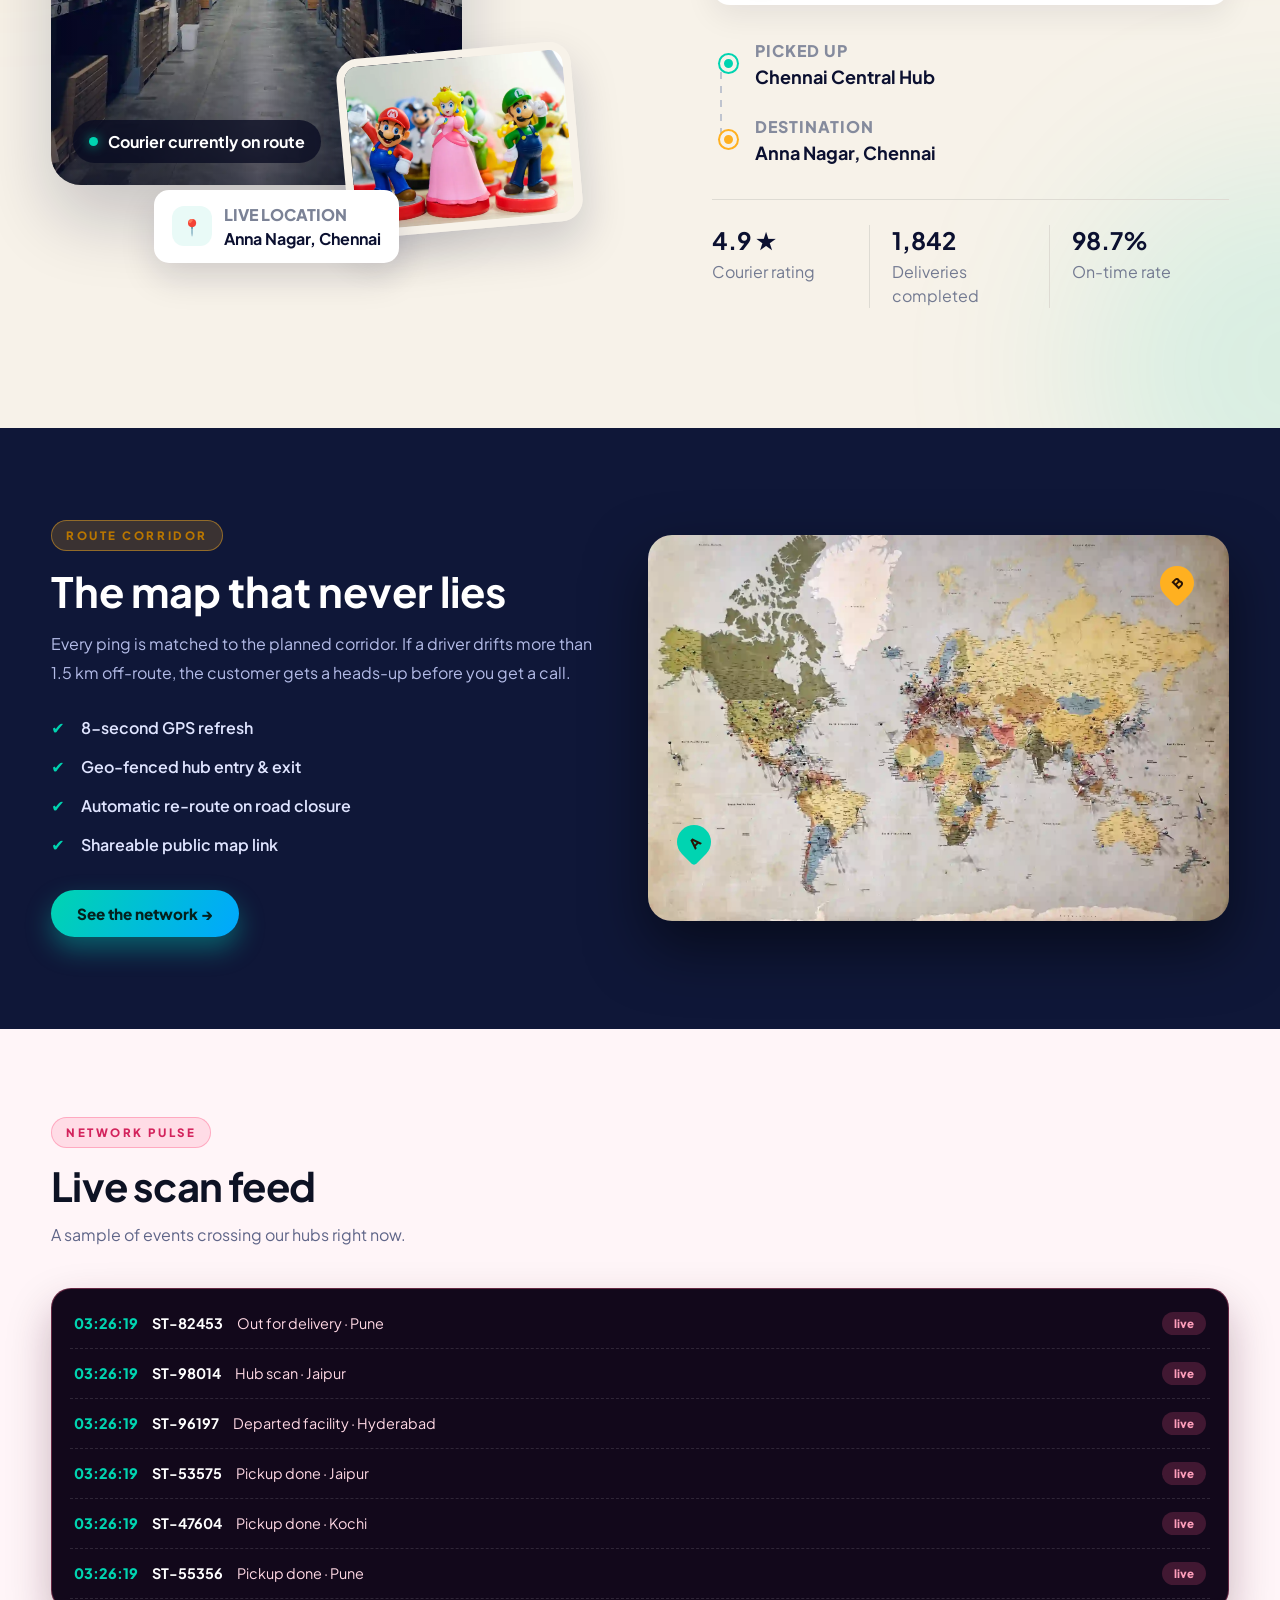
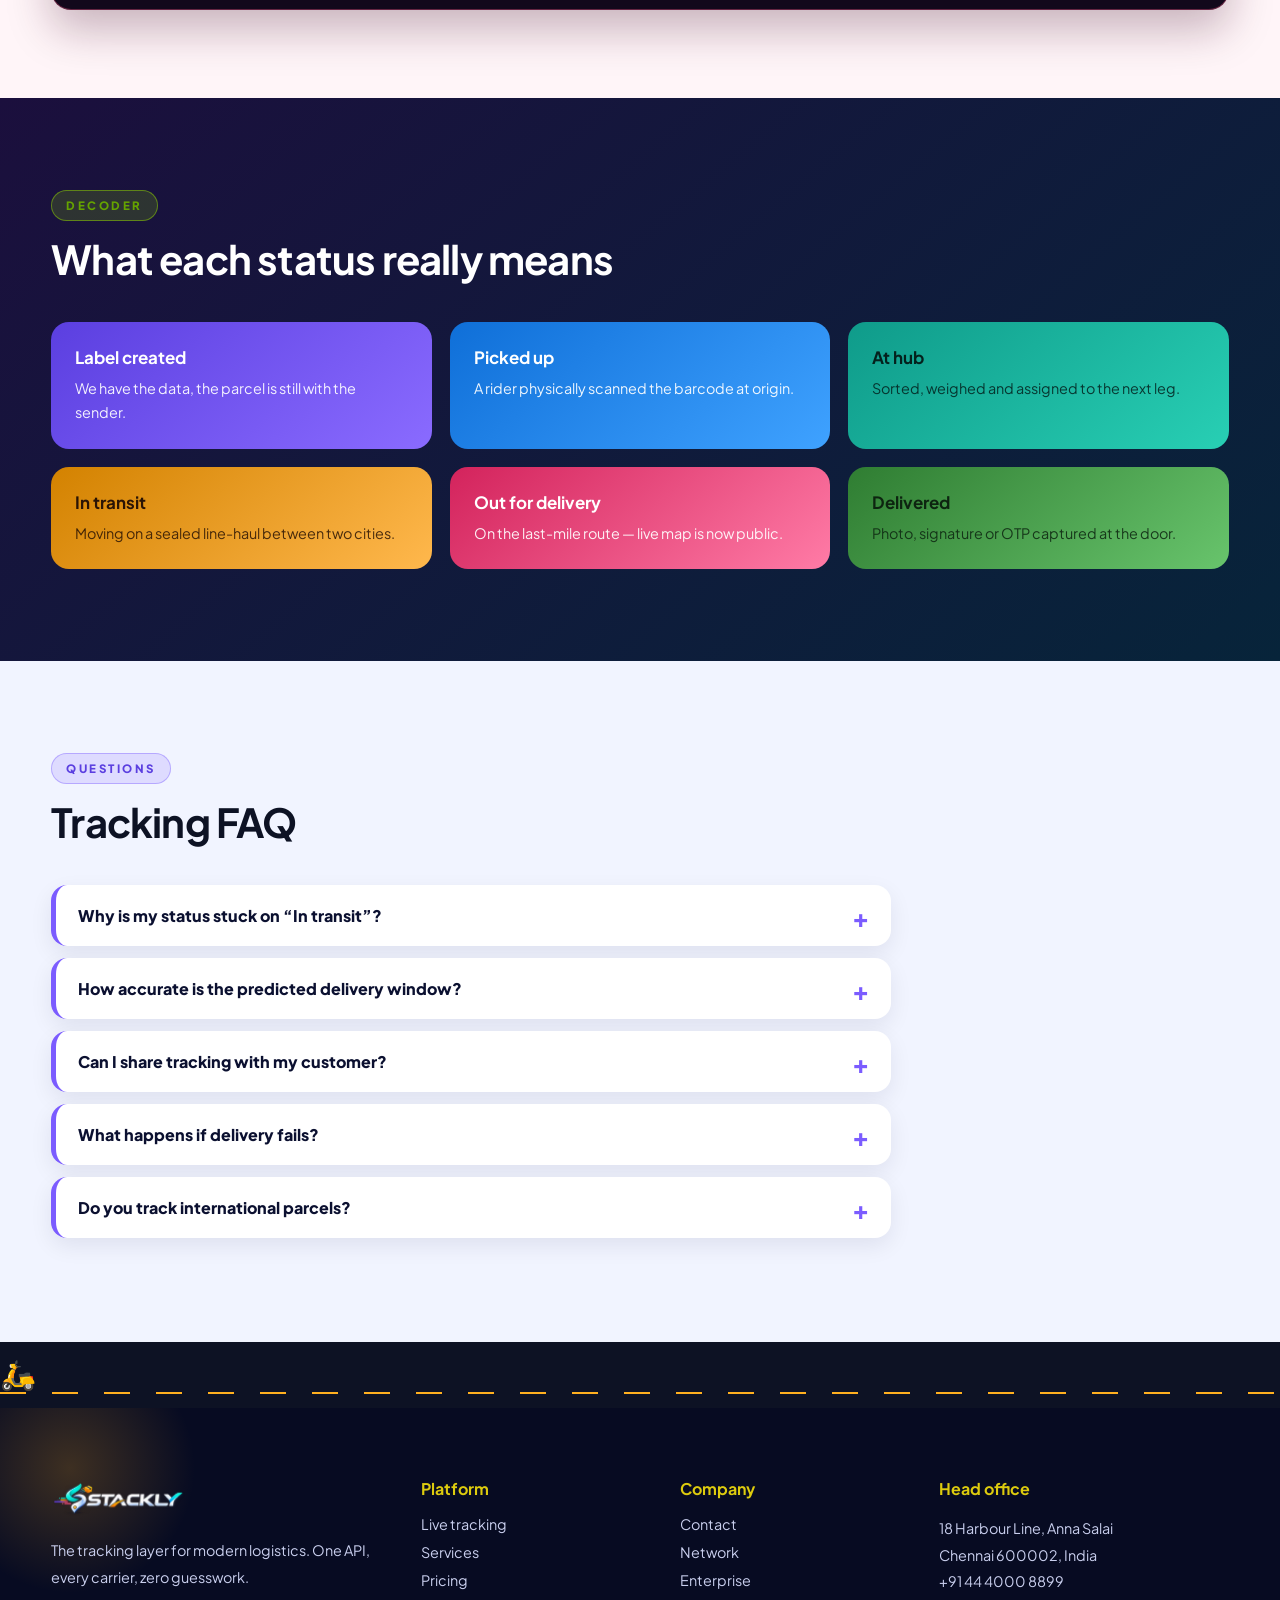
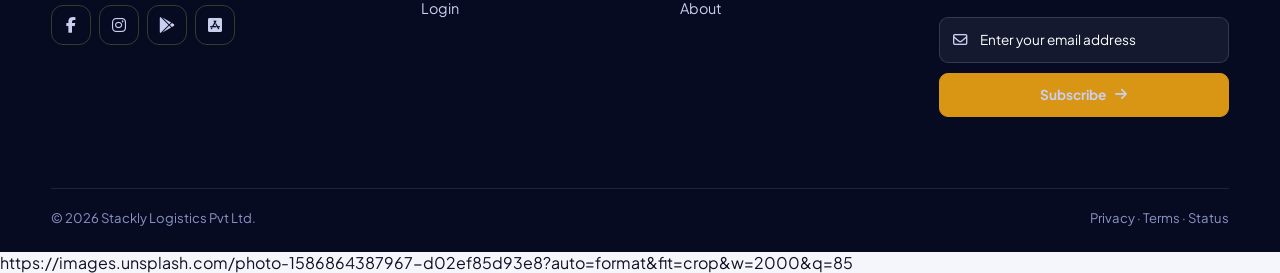
<file: track.html>
<!doctype html>
<html lang="en">
  <head>
    <meta charset="UTF-8" />
    <meta name="viewport" content="width=device-width, initial-scale=1" />
    <title>Live Tracking — Stackly</title>
    <meta
      name="description"
      content="Track any Stackly shipment live: status timeline, map corridor, driver details and proof of delivery."
    />
    <link
      href="https://fonts.googleapis.com/css2?family=Plus+Jakarta+Sans:wght@400;600;800&display=swap"
      rel="stylesheet"
    />
    <link rel="stylesheet" href="https://cdnjs.cloudflare.com/ajax/libs/font-awesome/6.7.2/css/all.min.css">
    <link rel="stylesheet" href="css/common.css" />
    <link rel="stylesheet" href="css/track.css" />
  </head>
  <body>
    <nav class="nav">
      <a class="brand" href="index.html">
        <img src="images/logo.webp" alt="Stackly" />
      </a>
      <ul class="nav-links">
        <li><a href="index.html">Home</a></li>
        <li><a class="active" href="track.html">Track</a></li>
        <li><a href="services.html">Services</a></li>
        <li><a href="pricing.html">Pricing</a></li>
        <li><a href="contact.html">Contact</a></li>
      </ul>
      <div class="nav-cta">
        <a class="btn btn-amber" href="login.html">🔐 Login</a>
        <button class="burger" id="burger" aria-label="Menu">
          <span></span><span></span><span></span>
        </button>
      </div>
    </nav>
    <div class="scrim" id="scrim"></div>
<aside class="drawer" id="drawer">

  <a class="d-link" href="index.html">🏠 Home</a>
  <a class="d-link active" href="track.html">📍 Track</a>
  <a class="d-link" href="services.html">📦 Services</a>
  <a class="d-link" href="pricing.html">💰 Pricing</a>
  <a class="d-link" href="contact.html">✉️ Contact</a>

  <a class="btn btn-amber drawer-login" href="login.html">
    🔐 Login
  </a>


  <!-- CONTACT DETAILS -->
  <div class="drawer-contact">

    <div class="drawer-contact-title">
      <span>Contact us</span>
    </div>

    <a href="mailto:hello@stackly.io" class="drawer-contact-item">
      <span class="drawer-contact-icon">
        <i class="fa-regular fa-envelope"></i>
      </span>

      <div>
        <small>Email</small>
        <strong>hello@stackly.io</strong>
      </div>
    </a>


    <a href="tel:+914440008899" class="drawer-contact-item">
      <span class="drawer-contact-icon">
        <i class="fa-solid fa-phone"></i>
      </span>

      <div>
        <small>Phone</small>
        <strong>+91 44 4000 8899</strong>
      </div>
    </a>


    <div class="drawer-contact-item">
      <span class="drawer-contact-icon">
        <i class="fa-solid fa-location-dot"></i>
      </span>

      <div>
        <small>Head Office</small>
        <strong>Chennai, Tamil Nadu</strong>
      </div>
    </div>

  </div>


  <p class="d-note">
    Support answers in under 4 minutes
  </p>

</aside>

    <!-- 1. SEARCH BANNER -->
    <header class="t-hero">
      <div class="grid-lines"></div>
      <div class="wrap">
        <span class="eyebrow pill-lime">Live tracking console</span>
        <h1>Where is <span id="typed"></span><b class="caret">|</b></h1>
        <p>
          Enter a tracking number to open the full journey: scans, driver, map
          corridor and proof of delivery.
        </p>
        <form class="t-form" id="trackForm">
          <span class="tf-ico">🔎</span>
          <input
            id="trackInput"
            type="text"
            placeholder="ST-99120 / ST-44781 / ST-10233"
            autocomplete="off"
          />
          <button class="btn btn-amber" onclick="window.location.href = 'error.html'" type="submit">Track</button>
        </form>
        <div class="chips">
          <button class="chip" data-id="ST-99120">
            ST-99120 · Out for delivery
          </button>
          <button class="chip" data-id="ST-44781">ST-44781 · In transit</button>
          <button class="chip" data-id="ST-10233">ST-10233 · Delivered</button>
        </div>
      </div>
    </header>

    <!-- 2. RESULT PANEL -->
    <section class="t-result">
      <div class="wrap">
        <div class="result-card" id="resultCard">
          <div class="rc-empty" id="rcEmpty">
            <div class="box-anim">📦</div>
            <h3>No shipment loaded yet</h3>
            <p>
              Pick one of the demo IDs above and the console will populate
              instantly.
            </p>
          </div>
          <div class="rc-body" id="rcBody" hidden>
            <div class="rc-top">
              <div>
                <small>Tracking ID</small>
                <h2 id="rId">—</h2>
              </div>
              <div class="rc-status" id="rStatus">—</div>
            </div>
            <div class="rc-meta">
              <div><small>From</small><b id="rFrom">—</b></div>
              <div><small>To</small><b id="rTo">—</b></div>
              <div><small>Service</small><b id="rSvc">—</b></div>
              <div><small>Est. delivery</small><b id="rEta">—</b></div>
            </div>
            <div class="progress">
              <div class="pbar" id="pbar"></div>
              <span class="ptruck" id="ptruck">🚚</span>
            </div>
            <ul class="steps" id="steps"></ul>
          </div>
        </div>
      </div>
    </section>

    <!-- 3. LIVE ROUTE INTELLIGENCE -->
    <section class="route-intel">
      <div class="route-intel-bg"></div>
      <div class="route-intel-glow route-glow-1"></div>
      <div class="route-intel-glow route-glow-2"></div>

      <div class="wrap">
        <!-- SECTION HEADER -->
        <div class="route-intel-head reveal">
          <div>
            <span class="eyebrow route-pill">🛰️ Live Route Intelligence</span>

            <h2>
              See the route.
              <span>Understand the journey.</span>
            </h2>
          </div>

          <div class="route-live">
            <span></span>
            LIVE GPS
            <b>Updated 8 sec ago</b>
          </div>
        </div>

        <!-- MAIN CONTROL PANEL -->
        <div class="route-command reveal zoom">
          <!-- MAP -->
          <div class="intel-map">
            <div class="intel-map-grid"></div>

            <!-- MAP DECORATION -->
            <div class="map-land land-a"></div>
            <div class="map-land land-b"></div>
            <div class="map-land land-c"></div>

            <!-- ROUTES -->
            <svg
              class="intel-route-svg"
              viewBox="0 0 800 500"
              preserveAspectRatio="none"
            >
              <path
                class="intel-route-bg"
                d="M90 400 C170 365 190 260 285 285 C370 308 405 150 500 175 C590 198 640 115 720 90"
              />

              <path
                class="intel-route-active"
                d="M90 400 C170 365 190 260 285 285 C370 308 405 150 500 175 C590 198 640 115 720 90"
              />

              <path
                class="intel-route-alt"
                d="M285 285 C340 360 420 390 500 350 C570 315 620 260 720 90"
              />
            </svg>

            <!-- START -->
            <div class="intel-location intel-start">
              <div class="intel-node">✓</div>

              <div class="intel-label">
                <strong>Pickup</strong>
                <small>Bengaluru</small>
              </div>
            </div>

            <!-- CURRENT VEHICLE -->
            <div class="intel-vehicle">
              <div class="vehicle-pulse"></div>

              <div class="vehicle-icon">🚚</div>

              <div class="vehicle-card">
                <strong>ST-99120</strong>

                <span> Suresh P · 48 km/h </span>
              </div>
            </div>

            <!-- HUB -->
            <div class="intel-location intel-hub">
              <div class="intel-node hub-node">H</div>

              <div class="intel-label">
                <strong>Sorting Hub</strong>
                <small>Hosur</small>
              </div>
            </div>

            <!-- DESTINATION -->
            <div class="intel-location intel-end">
              <div class="intel-node end-node">⌂</div>

              <div class="intel-label">
                <strong>Destination</strong>
                <small>Chennai</small>
              </div>
            </div>

            <!-- TRAFFIC BADGE -->
            <div class="traffic-badge">
              <span class="traffic-icon">🚦</span>

              <div>
                <small>TRAFFIC</small>
                <strong>Moderate</strong>
              </div>

              <span class="traffic-dot"></span>
            </div>

            <!-- MAP ZOOM -->
            <div class="map-controls">
              <button type="button">+</button>
              <button type="button">−</button>
            </div>

            <!-- MAP LEGEND -->
            <div class="intel-legend">
              <span>
                <i class="legend-current"></i>
                Current
              </span>

              <span>
                <i class="legend-route"></i>
                Planned route
              </span>
            </div>
          </div>

          <!-- RIGHT INTELLIGENCE PANEL -->
          <aside class="intel-panel">
            <div class="intel-panel-top">
              <div>
                <small>SHIPMENT</small>
                <h3 id="intelId">ST-99120</h3>
              </div>

              <span class="intel-status"> ON ROUTE </span>
            </div>

            <!-- ETA -->
            <div class="intel-eta">
              <small>ESTIMATED ARRIVAL</small>

              <strong id="intelEta"> 4:20 PM </strong>

              <span> Today · On schedule </span>
            </div>

            <!-- ROUTE PROGRESS -->
            <div class="intel-progress">
              <div class="intel-progress-head">
                <span>ROUTE PROGRESS</span>
                <strong id="intelPercent">82%</strong>
              </div>

              <div class="intel-progress-bar">
                <span id="intelProgress"></span>
              </div>
            </div>

            <!-- METRICS -->
            <div class="intel-metrics">
              <div class="intel-metric">
                <span class="metric-icon">📍</span>

                <div>
                  <small>REMAINING</small>
                  <strong id="intelDistance">42.8 km</strong>
                </div>
              </div>

              <div class="intel-metric">
                <span class="metric-icon">⏱️</span>

                <div>
                  <small>ETA IN</small>
                  <strong>42 min</strong>
                </div>
              </div>

              <div class="intel-metric">
                <span class="metric-icon">🚚</span>

                <div>
                  <small>SPEED</small>
                  <strong>48 km/h</strong>
                </div>
              </div>

              <div class="intel-metric">
                <span class="metric-icon">🛰️</span>

                <div>
                  <small>GPS AGE</small>
                  <strong>8 sec</strong>
                </div>
              </div>
            </div>

            <!-- NEXT STOP -->
            <div class="next-stop">
              <div class="next-stop-icon">→</div>

              <div>
                <small>NEXT CHECKPOINT</small>
                <strong>Anna Nagar Hub</strong>
                <span>Approximately 18 min away</span>
              </div>
            </div>

            <!-- CONFIDENCE -->
            <div class="route-confidence">
              <div class="confidence-head">
                <span>DELIVERY CONFIDENCE</span>
                <strong>96%</strong>
              </div>

              <div class="confidence-bars">
                <span class="confidence-good"></span>
                <span class="confidence-good"></span>
                <span class="confidence-good"></span>
                <span class="confidence-good"></span>
                <span class="confidence-good"></span>
                <span></span>
                <span></span>
                <span></span>
              </div>

              <small>
                Current traffic conditions are unlikely to affect ETA.
              </small>
            </div>

            <!-- ACTION -->
            <button class="intel-share" type="button">
              <span>↗</span>

              Share live route
            </button>
          </aside>
        </div>

        <!-- BOTTOM DATA STRIP -->
        <div class="route-data-strip reveal">
          <div class="route-data">
            <span>●</span>

            <div>
              <small>LAST GPS PING</small>
              <strong>Anna Nagar · 09:58:42</strong>
            </div>
          </div>

          <div class="route-data">
            <span>↗</span>

            <div>
              <small>ROUTE EFFICIENCY</small>
              <strong>94.8%</strong>
            </div>
          </div>

          <div class="route-data">
            <span>⚡</span>

            <div>
              <small>ETA CONFIDENCE</small>
              <strong>Very High</strong>
            </div>
          </div>

          <div class="route-data route-data-live">
            <span></span>

            <div>
              <small>NETWORK STATUS</small>
              <strong>All systems operational</strong>
            </div>
          </div>
        </div>
      </div>
    </section>

    <!-- 5. PACKAGE CONDITION & SECURITY -->
    <section class="package-security">
      <div class="security-grid"></div>

      <div class="security-glow security-glow-a"></div>
      <div class="security-glow security-glow-b"></div>

      <div class="wrap">
        <!-- HEADER -->
        <div class="security-head reveal">
          <div>
            <span class="eyebrow security-pill"
              >🔐 Package Condition & Security</span
            >

            <h2>
              Protected at
              <span>every mile.</span>
            </h2>
          </div>

          <p>
            Your shipment is monitored from pickup to delivery. Every scan,
            handoff and security checkpoint is recorded to keep your package
            safe and accountable.
          </p>
        </div>

        <!-- MAIN SECURITY PANEL -->
        <div class="security-panel reveal zoom">
          <!-- LEFT PACKAGE VISUAL -->
          <div class="package-visual">
            <div class="package-orbit orbit-one"></div>
            <div class="package-orbit orbit-two"></div>

            <div class="package-box">
              <div class="box-tape"></div>

              <div class="box-label">
                <span>SWIFT</span>
                <strong>ST-99120</strong>
              </div>

              <div class="box-side">FRAGILE</div>
            </div>

            <div class="package-scan">
              <span></span>
              SECURITY SCAN
            </div>

            <div class="security-lock">🔒</div>

            <div class="scan-line"></div>
          </div>

          <!-- RIGHT SECURITY INFO -->
          <div class="security-info">
            <div class="security-status">
              <span class="status-dot"></span>

              <div>
                <small>PACKAGE STATUS</small>
                <strong>Secure & Protected</strong>
              </div>

              <span class="verified"> ✓ Verified </span>
            </div>

            <!-- CONDITION -->
            <div class="condition-card">
              <div class="condition-top">
                <div>
                  <small>PACKAGE CONDITION</small>
                  <h3>Excellent</h3>
                </div>

                <div class="condition-score">98%</div>
              </div>

              <div class="condition-bar">
                <span></span>
              </div>

              <p>
                No handling issues, damage alerts or abnormal movement detected
                during the journey.
              </p>
            </div>

            <!-- SECURITY CHECKS -->
            <div class="security-checks">
              <div class="security-check completed">
                <div class="check-icon">✓</div>

                <div>
                  <h4>Pickup Verification</h4>
                  <p>Barcode scanned and shipment identity confirmed.</p>
                </div>

                <span class="check-status"> Verified </span>
              </div>

              <div class="security-check completed">
                <div class="check-icon">✓</div>

                <div>
                  <h4>Hub Security Scan</h4>
                  <p>Package scanned during sorting and handoff.</p>
                </div>

                <span class="check-status"> Verified </span>
              </div>

              <div class="security-check completed">
                <div class="check-icon">✓</div>

                <div>
                  <h4>Route Monitoring</h4>
                  <p>Shipment movement remains inside the planned corridor.</p>
                </div>

                <span class="check-status"> Active </span>
              </div>

              <div class="security-check">
                <div class="check-icon pending">OTP</div>

                <div>
                  <h4>Delivery Verification</h4>
                  <p>Final OTP or signature will confirm delivery.</p>
                </div>

                <span class="check-status pending-text"> Pending </span>
              </div>
            </div>
          </div>
        </div>

        <!-- SECURITY METRICS -->
        <div class="security-metrics reveal">
          <div class="security-metric">
            <div class="metric-symbol">🛡️</div>

            <div>
              <strong>100%</strong>
              <span>Scan coverage</span>
            </div>
          </div>

          <div class="security-metric">
            <div class="metric-symbol">📡</div>

            <div>
              <strong>8 sec</strong>
              <span>GPS monitoring</span>
            </div>
          </div>

          <div class="security-metric">
            <div class="metric-symbol">🔒</div>

            <div>
              <strong>256-bit</strong>
              <span>Data encryption</span>
            </div>
          </div>

          <div class="security-metric">
            <div class="metric-symbol">✓</div>

            <div>
              <strong>Verified</strong>
              <span>Shipment identity</span>
            </div>
          </div>
        </div>

        <!-- SECURITY NOTE -->
        <div class="security-note reveal">
          <span>🛡️</span>

          <p>
            <strong>Security-first delivery:</strong>
            Every important shipment event is digitally recorded, creating a
            transparent chain of custody from pickup to doorstep.
          </p>
        </div>
      </div>
    </section>

    <!-- TRACK EXPERIENCE -->
    <section class="track-story">
      <div class="track-story-bg"></div>
      <div class="track-story-overlay"></div>

      <div class="wrap track-story-inner">
        <div class="track-story-content reveal">
          <span class="eyebrow track-story-pill">
            🛰️ Live Delivery Intelligence
          </span>

          <h2>
            Know where your
            <span>package is.</span>
            Always.
          </h2>

          <p>
            From the moment your shipment leaves the pickup point, Stackly
            keeps you connected with live location, delivery milestones and
            intelligent ETA updates.
          </p>

          <div class="track-story-actions">
            <a href="error.html" class="btn btn-amber"> Track a shipment → </a>

            <a href="error.html" class="track-story-link">
              Explore tracking features
              <span>↗</span>
            </a>
          </div>
        </div>

        <!-- FLOATING TRACKING CARD -->
        <div class="track-live-card reveal zoom">
          <div class="track-live-top">
            <div>
              <small>SHIPMENT STATUS</small>
              <strong>ST-4829-IND</strong>
            </div>

            <span class="track-live-badge"> ● LIVE </span>
          </div>

          <div class="track-route-line">
            <div class="track-route-point">
              <span></span>
              <div>
                <strong>Bengaluru</strong>
                <small>Picked up · 08:42</small>
              </div>
            </div>

            <div class="track-route-progress">
              <i></i>
            </div>

            <div class="track-route-point destination">
              <span></span>
              <div>
                <strong>Chennai</strong>
                <small>Estimated · 14:20</small>
              </div>
            </div>
          </div>

          <div class="track-live-bottom">
            <div>
              <small>VEHICLE</small>
              <strong>🚚 TR-208</strong>
            </div>

            <div>
              <small>SPEED</small>
              <strong>62 km/h</strong>
            </div>

            <div>
              <small>ETA</small>
              <strong>2h 18m</strong>
            </div>
          </div>
        </div>
      </div>
    </section>

    <!-- 4. PACKAGE JOURNEY -->
    <section class="package-journey">
      <div class="pj-bg"></div>
      <div class="pj-glow pj-glow-a"></div>
      <div class="pj-glow pj-glow-b"></div>

      <div class="wrap">
        <!-- HEADER -->
        <div class="pj-head reveal">
          <div>
            <span class="eyebrow pj-pill">📦 Package Journey</span>

            <h2>
              From pickup
              <span>to your doorstep.</span>
            </h2>
          </div>

          <p>
            Every shipment has a story. Follow every important milestone as your
            package moves through the Stackly network.
          </p>
        </div>

        <!-- JOURNEY -->
        <div class="pj-journey reveal zoom">
          <!-- PROGRESS LINE -->
          <div class="pj-line">
            <span class="pj-line-progress"></span>
          </div>

          <!-- STEP 01 -->
          <div class="pj-step active">
            <div class="pj-marker">
              <span class="pj-check">✓</span>

              <div class="pj-pulse"></div>
            </div>

            <div class="pj-card">
              <div class="pj-card-top">
                <span class="pj-number">01</span>

                <span class="pj-time"> Aug 12 · 08:10 </span>
              </div>

              <div class="pj-icon">🏷️</div>

              <h3>Label Created</h3>

              <p>Your shipment entered the Stackly system and received.</p>

              <div class="pj-location">
                <span>📍</span>
                Bengaluru, Karnataka
              </div>
            </div>
          </div>

          <!-- STEP 02 -->
          <div class="pj-step active">
            <div class="pj-marker">
              <span class="pj-check">✓</span>

              <div class="pj-pulse"></div>
            </div>

            <div class="pj-card">
              <div class="pj-card-top">
                <span class="pj-number">02</span>

                <span class="pj-time"> Aug 12 · 10:32 </span>
              </div>

              <div class="pj-icon">🛵</div>

              <h3>Picked Up</h3>

              <p>
                A Stackly courier collected the package and scanned it at the
                pickup location.
              </p>

              <div class="pj-location">
                <span>📍</span>
                Indiranagar Pickup Point
              </div>
            </div>
          </div>

          <!-- STEP 03 -->
          <div class="pj-step active">
            <div class="pj-marker">
              <span class="pj-check">✓</span>

              <div class="pj-pulse"></div>
            </div>

            <div class="pj-card">
              <div class="pj-card-top">
                <span class="pj-number">03</span>

                <span class="pj-time"> Aug 12 · 14:05 </span>
              </div>

              <div class="pj-icon">🏭</div>

              <h3>Sorting Hub</h3>

              <p>
                The package was scanned, sorted and assigned to its next
                transportation .
              </p>

              <div class="pj-location">
                <span>📍</span>
                Bengaluru South Hub
              </div>
            </div>
          </div>

          <!-- STEP 04 -->
          <div class="pj-step active current">
            <div class="pj-marker">
              <span>🚚</span>

              <div class="pj-pulse"></div>
            </div>

            <div class="pj-card">
              <div class="pj-card-top">
                <span class="pj-number">04</span>

                <span class="pj-live"> ● LIVE </span>
              </div>

              <div class="pj-icon">🛣️</div>

              <h3>In Transit</h3>

              <p>
                Your package is currently moving toward the destination city on
                its planned route.
              </p>

              <div class="pj-location">
                <span>📍</span>
                Bengaluru → Chennai
              </div>

              <div class="pj-live-bar">
                <span></span>

                <b>Vehicle moving</b>

                <strong>48 km/h</strong>
              </div>
            </div>
          </div>

          <!-- STEP 05 -->
          <div class="pj-step">
            <div class="pj-marker">
              <span>5</span>
            </div>

            <div class="pj-card">
              <div class="pj-card-top">
                <span class="pj-number">05</span>

                <span class="pj-time"> Expected </span>
              </div>

              <div class="pj-icon">📍</div>

              <h3>Out for Delivery</h3>

              <p>
                A local courier will take your package on its final-mile
                delivery route.
              </p>

              <div class="pj-location">
                <span>📍</span>
                Chennai Delivery Hub
              </div>
            </div>
          </div>

          <!-- STEP 06 -->
          <div class="pj-step">
            <div class="pj-marker">
              <span>6</span>
            </div>

            <div class="pj-card">
              <div class="pj-card-top">
                <span class="pj-number">06</span>

                <span class="pj-time"> Expected </span>
              </div>

              <div class="pj-icon">🏠</div>

              <h3>Delivered</h3>

              <p>
                Final delivery confirmed with OTP, signature or
                proof-of-delivery photo.
              </p>

              <div class="pj-location">
                <span>📍</span>
                Your doorstep
              </div>
            </div>
          </div>
        </div>

        <!-- JOURNEY SUMMARY -->
        <div class="pj-summary reveal">
          <div class="pj-summary-main">
            <span class="pj-summary-icon"> ⚡ </span>

            <div>
              <small>JOURNEY STATUS</small>

              <strong> Your package is moving as planned </strong>

              <p>No delays detected across the current route.</p>
            </div>
          </div>

          <div class="pj-summary-stats">
            <div>
              <strong>4</strong>
              <small>Milestones passed</small>
            </div>

            <div>
              <strong>2</strong>
              <small>Stops remaining</small>
            </div>

            <div>
              <strong>96%</strong>
              <small>On-time confidence</small>
            </div>
          </div>
        </div>
      </div>
    </section>

    <!-- =====================================================
     COURIER PROFILE — IMAGE STORY
===================================================== -->
    <section class="courier-image-story">
      <div class="cis-shape cis-shape-one"></div>
      <div class="cis-shape cis-shape-two"></div>

      <div class="wrap">
        <div class="cis-layout">
          <!-- IMAGE COLLAGE -->
          <div class="cis-gallery reveal left">
            <div class="cis-main-image">
              <img
                src="images/logistics3.webp"
                alt="Stackly courier delivering a package"
              />

              <div class="cis-image-caption">
                <span class="cis-live-dot"></span>
                <span>Courier currently on route</span>
              </div>
            </div>

            <div class="cis-small-image cis-small-one">
              <img
                src="images/service-bg1.webp"
                alt="Courier package delivery"
              />
            </div>

            <div class="cis-small-image cis-small-two">
              <img
                src="images/home1.webp"
                alt="Package ready for delivery"
              />
            </div>

            <div class="cis-location">
              <span>📍</span>
              <div>
                <small>LIVE LOCATION</small>
                <strong>Anna Nagar, Chennai</strong>
              </div>
            </div>
          </div>

          <!-- CONTENT -->
          <div class="cis-content reveal right">
            <span class="eyebrow cis-eyebrow"> 👤 Your Courier </span>

            <h2>
              Someone is
              <span>already on the way.</span>
            </h2>

            <p class="cis-description">
              Your package isn't simply moving through a network. A dedicated
              courier is carrying it through the final miles of its journey.
            </p>

            <div class="cis-profile">
              <div class="cis-avatar">
                <img
                  src="images/team5.webp"
                  alt="Courier profile"
                />
              </div>

              <div>
                <small>DELIVERY PARTNER</small>
                <h3>Suresh Prakash</h3>
                <p>Senior Courier · Chennai</p>
              </div>

              <span class="cis-verified"> ✓ Verified </span>
            </div>

            <!-- ROUTE -->
            <div class="cis-route">
              <div class="cis-route-line"></div>

              <div class="cis-stop">
                <span class="cis-stop-dot start"></span>

                <div>
                  <small>PICKED UP</small>
                  <strong>Chennai Central Hub</strong>
                </div>
              </div>

              <div class="cis-stop">
                <span class="cis-stop-dot end"></span>

                <div>
                  <small>DESTINATION</small>
                  <strong>Anna Nagar, Chennai</strong>
                </div>
              </div>
            </div>

            <!-- BOTTOM INFO -->
            <div class="cis-footer">
              <div>
                <strong>4.9 ★</strong>
                <span>Courier rating</span>
              </div>

              <div>
                <strong>1,842</strong>
                <span>Deliveries completed</span>
              </div>

              <div>
                <strong>98.7%</strong>
                <span>On-time rate</span>
              </div>
            </div>
          </div>
        </div>
      </div>
    </section>

    <!-- 3. MAP CORRIDOR -->
    <section class="t-map">
      <div class="wrap map-in">
        <div class="map-copy">
          <span class="eyebrow pill-amber">Route corridor</span>
          <h2>The map that never lies</h2>
          <p>
            Every ping is matched to the planned corridor. If a driver drifts
            more than 1.5 km off-route, the customer gets a heads-up before you
            get a call.
          </p>
          <ul class="tick">
            <li>8-second GPS refresh</li>
            <li>Geo-fenced hub entry & exit</li>
            <li>Automatic re-route on road closure</li>
            <li>Shareable public map link</li>
          </ul>
          <a class="btn btn-teal" href="error.html">See the network →</a>
        </div>
        <div class="map-art">
          <img
            src="images/map1.webp"
            alt="Route map"
          />
          <svg class="route" viewBox="0 0 400 260" preserveAspectRatio="none">
            <path d="M30 210 C120 190 130 90 210 80 S330 60 372 34" />
          </svg>
          <span class="pin p-a">A</span><span class="pin p-b">B</span>
        </div>
      </div>
    </section>

    <!-- 4. LIVE FEED -->
    <section class="t-feed">
      <div class="wrap">
        <div class="head-t">
          <span class="eyebrow pill-pink">Network pulse</span>
          <h2>Live scan feed</h2>
          <p>A sample of events crossing our hubs right now.</p>
        </div>
        <div class="feed-box"><ul id="feedList"></ul></div>
      </div>
    </section>

    <!-- 5. STATUS LEGEND -->
    <section class="t-legend">
      <div class="wrap">
        <div class="head-t light">
          <span class="eyebrow pill-lime">Decoder</span>
          <h2>What each status really means</h2>
        </div>
        <div class="leg-grid">
          <div class="leg l1 reveal left">
            <b>Label created</b>
            <p>We have the data, the parcel is still with the sender.</p>
          </div>
          <div class="leg l2 reveal">
            <b>Picked up</b>
            <p>A rider physically scanned the barcode at origin.</p>
          </div>
          <div class="leg l3 reveal right">
            <b>At hub</b>
            <p>Sorted, weighed and assigned to the next leg.</p>
          </div>
          <div class="leg l4 reveal left">
            <b>In transit</b>
            <p>Moving on a sealed line-haul between two cities.</p>
          </div>
          <div class="leg l5 reveal">
            <b>Out for delivery</b>
            <p>On the last-mile route — live map is now public.</p>
          </div>
          <div class="leg l6 reveal right">
            <b>Delivered</b>
            <p>Photo, signature or OTP captured at the door.</p>
          </div>
        </div>
      </div>
    </section>

    <!-- 6. FAQ -->
    <section class="t-faq">
      <div class="wrap">
        <div class="head-t">
          <span class="eyebrow pill-violet">Questions</span>
          <h2>Tracking FAQ</h2>
        </div>
        <div class="acc" id="acc">
          <div class="ai">
            <button>Why is my status stuck on “In transit”?</button>
            <div class="ap">
              <p>
                Line-haul legs can run 6–20 hours with no scan point in between.
                The ETA keeps updating even when the status text does not.
              </p>
            </div>
          </div>
          <div class="ai">
            <button>How accurate is the predicted delivery window?</button>
            <div class="ap">
              <p>
                Our model lands inside the promised 2-hour window 94.6% of the
                time across the last 90 days.
              </p>
            </div>
          </div>
          <div class="ai">
            <button>Can I share tracking with my customer?</button>
            <div class="ap">
              <p>
                Yes — every shipment has a public link that hides your cost data
                and shows only journey information.
              </p>
            </div>
          </div>
          <div class="ai">
            <button>What happens if delivery fails?</button>
            <div class="ap">
              <p>
                Three automatic re-attempts on consecutive days, then the parcel
                is held at the nearest hub for seven days.
              </p>
            </div>
          </div>
          <div class="ai">
            <button>Do you track international parcels?</button>
            <div class="ap">
              <p>
                128 countries with customs milestones included: export scan,
                clearance, duty paid and import handover.
              </p>
            </div>
          </div>
        </div>
      </div>
    </section>

    <div class="van-strip">
      <div class="road"></div>
      <div class="van">🛵</div>
    </div>

    <footer class="foot">
      <div class="wrap foot-grid">
        <div>
          <div class="brand" style="margin-bottom: 14px">
            <a class="brand" href="index.html">
              <img src="images/logo.webp" alt="Stackly">
            </a>
          </div>
          <p>
            The tracking layer for modern logistics. One API, every carrier,
            zero guesswork.
          </p>
          <div class="soc">

             <a href="error.html"><i class="fa-brands fa-facebook-f"></i></a>

             <a href="error.html"><i class="fa-brands fa-instagram"></i></a>

             <a href="error.html"><i class="fa-brands fa-google-play"></i></a>

             <a href="error.html"><i class="fa-brands fa-app-store-ios"></i></a>

         </div>
        </div>
        <div>
          <h4>Platform</h4>
          <ul>
            <li><a href="track.html">Live tracking</a></li>
            <li><a href="services.html">Services</a></li>
            <li><a href="pricing.html">Pricing</a></li>
            <li><a href="login.html">Login</a></li>
          </ul>
        </div>
        <div>
          <h4>Company</h4>
          <ul>
            <li><a href="contact.html">Contact</a></li>
            <li><a href="services.html">Network</a></li>
            <li><a href="pricing.html">Enterprise</a></li>
            <li><a href="index.html">About</a></li>
          </ul>
        </div>
        <div>
          <h4>Head office</h4>
          <p>
            18 Harbour Line, Anna Salai<br />Chennai 600002, India<br />+91 44
            4000 8899
            <!-- NEWSLETTER -->
              <div class="footer-subscribe">

                  <form class="subscribe-form">

                     <div class="subscribe-input">
                          <i class="fa-regular fa-envelope"></i>

                         <input
                              type="email"
                              placeholder="Enter your email address"
                              required
                          >
                     </div>

                     <button type="submit" class="subscribe-btn">
                         Subscribe
                         <i class="fa-solid fa-arrow-right"></i>
                     </button>

                  </form>

                 <span class="subscribe-message"></span>

              </div>
          </p>
        </div>
      </div>
      <div class="wrap foot-bar">
        <span>© <span class="yr"></span> Stackly Logistics Pvt Ltd.</span
        ><span>Privacy · Terms · Status</span>
      </div>
    </footer>

    <script src="js/common.js"></script>
    <script src="js/track.js"></script>
  </body>
</html>


https://images.unsplash.com/photo-1586864387967-d02ef85d93e8?auto=format&fit=crop&w=2000&q=85
</file>
<file: css/common.css>
/* ===== SwiftTrail Courier — Shared shell styles (nav, menu, footer, helpers) ===== */
:root{
  --navy:#0b1030;
  --navy-2:#141a45;
  --ink:#0d1224;
  --amber:#ffb020;
  --amber-dark:#e08f00;
  --teal:#00d4b1;
  --violet:#7b5cff;
  --pink:#ff5c8a;
  --cream:#fff7e8;
  --paper:#f4f6fb;
  --white:#ffffff;
  --line:rgba(255,255,255,.14);
  --shadow:0 18px 40px rgba(9,12,40,.18);
  --radius:18px;
  --font:'Plus Jakarta Sans','Segoe UI',system-ui,-apple-system,sans-serif;
}
*{margin:0;padding:0;box-sizing:border-box}
html{scroll-behavior:smooth}
body{font-family:var(--font);background:var(--paper);color:var(--ink);overflow-x:hidden;-webkit-font-smoothing:antialiased}
img{max-width:100%;display:block}
a{text-decoration:none;color:inherit}
ul{list-style:none}
.wrap{width:min(1180px,92%);margin:0 auto}
.eyebrow{display:inline-block;font-size:.72rem;letter-spacing:.22em;text-transform:uppercase;font-weight:800;padding:7px 14px;border-radius:999px}
.btn{display:inline-flex;align-items:center;gap:9px;border:0;cursor:pointer;font-family:var(--font);font-weight:800;font-size:.95rem;padding:14px 26px;border-radius:999px;transition:transform .25s ease,box-shadow .25s ease,background .25s ease;position:relative;overflow:hidden}
.btn:active{transform:scale(.96)}
.btn-amber{background:linear-gradient(120deg,var(--amber),#ff8a3d);color:#26170a;box-shadow:0 12px 26px rgba(255,150,32,.42)}
.btn-amber:hover{transform:translateY(-4px);box-shadow:0 20px 34px rgba(255,150,32,.55)}
.btn-teal{background:linear-gradient(120deg,var(--teal),#00a7ff);color:#04211d;box-shadow:0 12px 26px rgba(0,200,180,.4)}
.btn-teal:hover{transform:translateY(-4px)}
.btn-ghost{background:transparent;color:var(--white);border:2px solid var(--line)}
.btn-ghost:hover{background:rgba(255,255,255,.12);transform:translateY(-4px)}

/* ---------- NAVBAR ---------- */
.brand {
  display: flex;
  align-items: center;
  text-decoration: none;
}

.brand img {
  width: 150px;
  height: auto;
  max-height: 48px;
  object-fit: contain;
  display: block;
}

.brand img {
  width: 135px;
  height: 45px;
  object-fit: contain;
}
.nav{position:fixed;inset:0 0 auto 0;z-index:90;display:flex;align-items:center;justify-content:space-between;padding:16px clamp(18px,4vw,52px);background:rgba(11,16,48,.72);backdrop-filter:blur(16px);border-bottom:1px solid var(--line);transition:padding .3s ease,background .3s ease}
.nav.shrink{padding:9px clamp(18px,4vw,52px);background:rgba(11,16,48,.95)}
.brand{display:flex;align-items:center;gap:11px;color:#fff;font-weight:900;font-size:1.16rem;letter-spacing:-.02em}
.brand .mark{width:38px;height:38px;border-radius:12px;background:linear-gradient(135deg,var(--amber),var(--pink));display:grid;place-items:center;font-size:1.05rem;animation:markFloat 3.4s ease-in-out infinite}
@keyframes markFloat{0%,100%{transform:translateY(0) rotate(0)}50%{transform:translateY(-5px) rotate(-7deg)}}
.brand span i{color:var(--amber);font-style:normal}
.nav-links{display:flex;align-items:center;gap:6px}
.nav-links a{color:#dfe4ff;font-weight:700;font-size:.93rem;padding:10px 15px;border-radius:999px;position:relative;transition:color .25s,background .25s}
.nav-links a::after{content:"";position:absolute;left:15px;right:15px;bottom:5px;height:2px;background:var(--amber);transform:scaleX(0);transform-origin:right;transition:transform .32s ease}
.nav-links a:hover::after{transform:scaleX(1);transform-origin:left}
.nav-links a:hover,.nav-links a.active{color:#fff}
.nav-links a.active{background:rgba(255,176,32,.16);color:var(--amber)}
.nav-cta{display:flex;align-items:center;gap:12px}
.nav-cta .btn{padding:11px 22px;font-size:.88rem}

/* burger */
.burger{display:none;width:46px;height:46px;border-radius:14px;background:rgba(255,255,255,.1);border:1px solid var(--line);cursor:pointer;padding:12px 11px;flex-direction:column;justify-content:space-between}
.burger span{display:block;height:3px;border-radius:3px;background:#fff;transition:transform .35s cubic-bezier(.7,0,.3,1),opacity .2s}
.burger.open span:nth-child(1){transform:translateY(9px) rotate(45deg)}
.burger.open span:nth-child(2){opacity:0}
.burger.open span:nth-child(3){transform:translateY(-9px) rotate(-45deg)}

/* Mobile drawer: FULL HEIGHT, HALF WIDTH */
.drawer{position:fixed;top:0;right:0;height:100vh;width:50vw;min-width:230px;background:linear-gradient(170deg,#121a4d,#0a0e2a 70%);border-left:2px solid rgba(255,176,32,.35);box-shadow:-24px 0 60px rgba(0,0,0,.5);transform:translateX(110%);transition:transform .48s cubic-bezier(.65,0,.25,1);z-index:95;display:flex;flex-direction:column;padding:88px 20px 26px;gap:8px;overflow-y:auto}
.drawer.open{transform:translateX(0)}
.drawer a.d-link{color:#e7ebff;font-weight:800;font-size:1rem;padding:14px 14px;border-radius:14px;background:rgba(255,255,255,.05);border-left:3px solid transparent;opacity:0;transform:translateX(26px);transition:background .25s,border-color .25s}
.drawer.open a.d-link{animation:dIn .45s forwards}
.drawer.open a.d-link:nth-child(1){animation-delay:.08s}
.drawer.open a.d-link:nth-child(2){animation-delay:.15s}
.drawer.open a.d-link:nth-child(3){animation-delay:.22s}
.drawer.open a.d-link:nth-child(4){animation-delay:.29s}
.drawer.open a.d-link:nth-child(5){animation-delay:.36s}
@keyframes dIn{to{opacity:1;transform:translateX(0)}}
.drawer a.d-link:hover,.drawer a.d-link.active{background:rgba(255,176,32,.16);border-left-color:var(--amber);color:#fff}
.drawer .drawer-login{margin-top:10px;width:100%;justify-content:center;padding: 20px 0;}
.drawer .d-note{color:#8b93c6;font-size:.72rem;text-align:center;margin-top:14px;line-height:1.6}
.scrim{position:fixed;inset:0;background:rgba(5,7,22,.62);backdrop-filter:blur(3px);opacity:0;pointer-events:none;transition:opacity .4s;z-index:93}
.scrim.on{opacity:1;pointer-events:auto}

/* =========================================
   DRAWER CONTACT DETAILS
========================================= */

.drawer-contact {
  margin-top: 20px;
  padding-top: 18px;

  border-top: 1px solid rgba(255,255,255,.1);

  display: flex;
  flex-direction: column;
  gap: 10px;
}


.drawer-contact-title {
  margin-bottom: 4px;

  color: #ffffff;

  font-size: .72rem;
  font-weight: 800;

  letter-spacing: .12em;
  text-transform: uppercase;
}


.drawer-contact-item {
  display: flex;
  align-items: center;
  gap: 11px;

  padding: 9px 10px;

  border-radius: 12px;

  color: #dce3ff;

  transition:
    background .25s ease,
    transform .25s ease;
}


.drawer-contact-item:hover {
  background: rgba(255,255,255,.06);
  transform: translateX(4px);
}


/* ICON */

.drawer-contact-icon {
  width: 34px;
  height: 34px;

  flex: 0 0 34px;

  display: grid;
  place-items: center;

  border-radius: 10px;

  background: rgba(255,176,32,.12);

  border: 1px solid rgba(255,176,32,.18);

  color: var(--amber);

  font-size: .82rem;
}


/* TEXT */

.drawer-contact-item div {
  min-width: 0;

  display: flex;
  flex-direction: column;
  gap: 2px;
}


.drawer-contact-item small {
  color: #7f8bb9;

  font-size: .62rem;

  font-weight: 700;

  text-transform: uppercase;

  letter-spacing: .08em;
}


.drawer-contact-item strong {
  color: #edf1ff;

  font-size: .76rem;

  font-weight: 700;

  white-space: nowrap;

  overflow: hidden;

  text-overflow: ellipsis;
}


/* NOTE */

.drawer .d-note {
  margin-top: 12px;
}


/* ---------- FOOTER ---------- */
.foot{background:#070b22;color:#c9cfee;padding:70px 0 26px;position:relative;overflow:hidden}
.foot::before{content:"";position:absolute;top:-70px;left:-60px;width:260px;height:260px;border-radius:50%;background:radial-gradient(circle,rgba(255,176,32,.22),transparent 68%)}
.foot-grid{display:grid;grid-template-columns:1.5fr 1fr 1fr 1.3fr;gap:36px;position:relative;z-index:2}
.foot h4{color:#ddcb0e;font-size:1rem;margin-bottom:16px}
.foot p{font-size:.9rem;line-height:1.85}
.foot li{margin-bottom:10px;font-size:.9rem}
.foot li a:hover{color:var(--amber);padding-left:6px;display:inline-block;transition:.25s}
.foot .fin{display:flex;gap:9px;margin-top:14px}
.foot .fin span{width:38px;height:38px;border-radius:12px;background:rgba(255,255,255,.08);display:grid;place-items:center;transition:.3s;cursor:pointer}
.foot .fin span:hover{background:var(--amber);color:#22160a;transform:translateY(-5px)}
.foot-bar{margin-top:44px;padding-top:20px;border-top:1px solid rgba(255,255,255,.1);display:flex;justify-content:space-between;gap:12px;flex-wrap:wrap;font-size:.82rem;color:#8b93c6}
.soc{display:flex;gap:.5rem;margin-top:.9rem}
.soc a{width:40px;height:40px;display:grid;place-items:center;border-radius:12px;border:1px solid rgba(201,242,77,.22);cursor:pointer;transition:.35s cubic-bezier(.22,1,.36,1)}
.soc a:hover{background:#c9f24d;color:#0a1c07;transform:translateY(-5px) rotate(-8deg)}


/* ---------- scroll reveal ---------- */
.reveal{opacity:0;transform:translateY(38px);transition:opacity .8s cubic-bezier(.2,.7,.3,1),transform .8s cubic-bezier(.2,.7,.3,1)}
.reveal.in{opacity:1;transform:none}
.reveal.left{transform:translateX(-52px)}
.reveal.right{transform:translateX(52px)}
.reveal.zoom{transform:scale(.86)}
.reveal.in.left,.reveal.in.right,.reveal.in.zoom{transform:none}

/* moving courier van strip */
.van-strip{height:66px;background:var(--ink);overflow:hidden;position:relative;display:flex;align-items:center}
.van-strip .road{position:absolute;bottom:14px;left:0;right:0;height:2px;background:repeating-linear-gradient(90deg,var(--amber) 0 26px,transparent 26px 52px);animation:road 1.1s linear infinite}
@keyframes road{to{background-position:-52px 0}}
.van-strip .van{font-size:1.8rem;position:absolute;bottom:16px;animation:drive 9s linear infinite}
@keyframes drive{from{left:-8%}to{left:106%}}

.top-pad{padding-top:96px}
::selection{background:var(--amber);color:#20140a}
::-webkit-scrollbar{width:10px}
::-webkit-scrollbar-track{background:#0b1030}
::-webkit-scrollbar-thumb{background:linear-gradient(var(--amber),var(--pink));border-radius:10px}

@media(max-width:980px){
  .nav-links,.nav-cta .btn{display:none}
  .burger{display:flex}
  .foot-grid{grid-template-columns:1fr 1fr}
}
@media(max-width:560px){
  .foot-grid{grid-template-columns:1fr}
  .drawer{width:60vw}
}



/* =========================================
   FOOTER NEWSLETTER
========================================= */

.footer-subscribe {
    margin-top: 22px;
}

.footer-subscribe h4 {
    margin-bottom: 8px;
}

.footer-subscribe > p {
    max-width: 300px;

    color: var(--neutral-300);

    font-size: .85rem;

    line-height: 1.6;

    margin-bottom: 14px;
}


/* =========================================
   SUBSCRIBE FORM
========================================= */

.subscribe-form {
    display: flex;

    flex-direction: column;

    gap: 10px;

    max-width: 320px;
}


/* EMAIL INPUT */

.subscribe-input {
    position: relative;

    width: 100%;
}

.subscribe-input i {
    position: absolute;

    left: 14px;
    top: 50%;

    transform: translateY(-50%);

    color: var(--secondary);

    font-size: .9rem;

    pointer-events: none;
}

.subscribe-input input {
    width: 100%;

    height: 46px;

    padding: 0 14px 0 40px;

    background: rgba(255,255,255,.06);

    border: 1px solid rgba(255,255,255,.14);

    border-radius: 9px;

    outline: none;

    color: var(--white);

    font-family: var(--font);

    font-size: .85rem;

    transition:
        border-color .25s,
        background .25s,
        box-shadow .25s;
}

.subscribe-input input::placeholder {
    color: var(--neutral-500);
}

.subscribe-input input:focus {
    background: rgba(255,255,255,.09);

    border-color: var(--secondary);

    box-shadow:
        0 0 0 3px rgba(216,150,20,.10);
}


/* =========================================
   SUBSCRIBE BUTTON
========================================= */

.subscribe-btn {
    width: 100%;

    min-height: 44px;

    display: flex;

    align-items: center;

    justify-content: center;

    gap: 9px;

    background: #D89614;

    border: 1px solid #D89614;

    border-radius: 9px;

    color: var(--primary);

    font-family: var(--font);

    font-size: .85rem;

    font-weight: 700;

    cursor: pointer;

    transition:
        transform .25s,
        background .25s,
        box-shadow .25s;
}

.subscribe-btn:hover {
    background: var(--secondary-light);

    transform: translateY(-2px);

    box-shadow:
        0 8px 20px rgba(216,150,20,.25);
}

.subscribe-btn i {
    transition: transform .25s;
}

.subscribe-btn:hover i {
    transform: translateX(4px);
}


/* =========================================
   MESSAGE
========================================= */

.subscribe-message {
    display: block;

    margin-top: 9px;

    font-size: .78rem;

    color: var(--success);

    min-height: 18px;
}


/* =========================================
   MOBILE
========================================= */

@media(max-width:640px) {

    .footer-subscribe {
        margin-top: 20px;
    }

    .subscribe-form {
        max-width: 100%;
    }

}
</file>
<file: css/home.css>
/* ===== HOME PAGE — dark cinematic hero + colourful card sections ===== */

html,
body {
  width: 100%;
  overflow-x: hidden;
}

* {
  box-sizing: border-box;
}


/* 1. HERO */
.hero{position:relative;background:radial-gradient(1200px 600px at 80% -10%,#25306f,transparent),linear-gradient(160deg,#0b1030,#141a45 60%,#0b1030);padding:150px 0 0;overflow:hidden;color:#fff}
.hero-blob{position:absolute;border-radius:50%;filter:blur(70px);opacity:.55}
.hero-blob.b1{width:340px;height:340px;background:#ff5c8a;top:-60px;left:-80px;animation:blob 12s ease-in-out infinite}
.hero-blob.b2{width:420px;height:420px;background:#00d4b1;bottom:-160px;right:-100px;animation:blob 15s ease-in-out infinite reverse}
@keyframes blob{0%,100%{transform:translate(0,0) scale(1)}50%{transform:translate(50px,-40px) scale(1.15)}}
.hero-in{display:grid;grid-template-columns:1.05fr .95fr;gap:46px;align-items:center;position:relative;z-index:3;padding-bottom:80px}
.pill-amber{background:rgba(255,176,32,.18);color:#ffcb63;border:1px solid rgba(255,176,32,.4)}
.pill-teal{background:rgba(0,212,177,.16);color:#0a7f6c;border:1px solid rgba(0,212,177,.45)}
.pill-violet{background:rgba(123,92,255,.16);color:#5b3fe0;border:1px solid rgba(123,92,255,.4)}
.hero h1{font-size:clamp(2.5rem,5.6vw,4.3rem);line-height:1.03;margin:18px 0;letter-spacing:-.035em;font-weight:800}
.hero h1 em{font-style:normal;background:linear-gradient(100deg,var(--amber),var(--pink));-webkit-background-clip:text;background-clip:text;color:transparent}
.hero p{color:#c3caf5;font-size:1.06rem;line-height:1.85;max-width:520px}
.hero p strong{color:#fff}
.hero-btns{display:flex;gap:14px;flex-wrap:wrap;margin:30px 0 34px}
.hero-stats{display:flex;gap:34px;flex-wrap:wrap;border-top:1px solid var(--line);padding-top:22px}
.hero-stats b{display:block;font-size:1.9rem;color:var(--amber)}
.hero-stats small{color:#a3abdd;font-size:.8rem;letter-spacing:.08em;text-transform:uppercase}
.hero-art{position:relative}
.hero-art img{border-radius:26px;box-shadow:0 32px 70px rgba(0,0,0,.55);animation:hoverY 6s ease-in-out infinite}
@keyframes hoverY{0%,100%{transform:translateY(0)}50%{transform:translateY(-16px)}}
.float-card{position:absolute;background:#fff;color:#111;border-radius:14px;padding:11px 16px;font-size:.84rem;font-weight:800;box-shadow:0 16px 32px rgba(0,0,0,.35);display:flex;align-items:center;gap:8px}
.fc1{top:22px;left:-22px;animation:hoverY 4.5s ease-in-out infinite}
.fc2{bottom:26px;right:-16px;background:#0f1738;color:#ffd591;animation:hoverY 5.4s ease-in-out .6s infinite}
.dot{width:9px;height:9px;border-radius:50%;background:#00c853;box-shadow:0 0 0 0 rgba(0,200,83,.6);animation:ping 1.6s infinite}
@keyframes ping{70%{box-shadow:0 0 0 12px rgba(0,200,83,0)}100%{box-shadow:0 0 0 0 rgba(0,200,83,0)}}
.radar{position:absolute;inset:auto auto 40% 46%;width:16px;height:16px;border-radius:50%;background:var(--amber)}
.radar::after{content:"";position:absolute;inset:-8px;border-radius:50%;border:2px solid var(--amber);animation:radar 2.2s infinite}
@keyframes radar{0%{transform:scale(.6);opacity:1}100%{transform:scale(3.4);opacity:0}}
.marquee{background:var(--amber);overflow:hidden;padding:12px 0;position:relative;z-index:4}
.mq-track{display:flex;gap:56px;width:max-content;animation:mq 22s linear infinite;font-weight:900;color:#2a1a05;letter-spacing:.16em;font-size:.82rem}
@keyframes mq{to{transform:translateX(-50%)}}

/* 2. QUICK TRACK */
.sec-quick{background:#e8f7f4;padding:64px 0}
.quick-box{background:linear-gradient(120deg,#0f1738,#243073);border-radius:24px;padding:36px;display:grid;grid-template-columns:1fr 1.1fr;gap:26px;align-items:center;box-shadow:0 24px 50px rgba(15,23,56,.28)}
.qb-left h2{color:#fff;font-size:1.7rem}
.qb-left p{color:#b9c1ee;font-size:.94rem;margin-top:8px}
.qb-form{display:flex;gap:12px;flex-wrap:wrap}
.qb-form input{flex:1;min-width:200px;padding:16px 20px;border-radius:999px;border:2px solid transparent;background:#fff;font-family:var(--font);font-weight:700;font-size:.98rem;outline:none;transition:.3s}
.qb-form input:focus{border-color:var(--amber);box-shadow:0 0 0 6px rgba(255,176,32,.25)}
.qb-hint{text-align:center;margin-top:16px;color:#0b6053;font-size:.9rem}
.qb-hint b{color:#0b1030;cursor:pointer;border-bottom:2px dotted #0b6053}

/* 3. FEATURES */
.sec-features{background:#fff;padding:96px 0}
.head-c{text-align:center;max-width:640px;margin:0 auto 52px}
.head-c h2{font-size:clamp(1.9rem,3.6vw,2.8rem);letter-spacing:-.03em;margin:14px 0 12px}
.head-c h2 span{color:var(--pink)}
.head-c p{color:#5a6183;line-height:1.8}
.head-c.light h2{color:#fff}
.head-c.light p{color:#b7bfe8}
.feat-grid{display:grid;grid-template-columns:repeat(3,1fr);gap:22px}
.feat{border-radius:22px;padding:30px 26px 34px;position:relative;overflow:hidden;color:#fff;transition:transform .4s cubic-bezier(.2,.8,.3,1),box-shadow .4s}
.feat::before{content:"";position:absolute;top:-60px;right:-60px;width:150px;height:150px;border-radius:50%;background:rgba(255,255,255,.16);transition:transform .5s}
.feat:hover{transform:translateY(-12px) rotate(-1deg);box-shadow:0 28px 50px rgba(11,16,48,.3)}
.feat:hover::before{transform:scale(2.1)}
.feat .fi{font-size:2rem;width:60px;height:60px;border-radius:18px;background:rgba(255,255,255,.2);display:grid;place-items:center;margin-bottom:18px}
.feat h3{font-size:1.2rem;margin-bottom:9px}
.feat p{font-size:.92rem;line-height:1.75;color:rgba(255,255,255,.92)}
.fnum{position:absolute;bottom:10px;right:18px;font-size:2.6rem;font-weight:900;color:rgba(51, 45, 45, 0.388)}
.f-violet{background:linear-gradient(140deg,#6a3df0,#a06bff)}
.f-teal{background:linear-gradient(140deg,#009e88,#00d4b1)}
.f-amber{background:linear-gradient(140deg,#e07c00,#ffb020);color:#2a1a05}
.f-amber p{color:rgba(42,26,5,.85)}
.f-amber .fnum{color:rgba(51, 45, 45, 0.388)}
.f-pink{background:linear-gradient(140deg,#e0245e,#ff7ba6)}
.f-blue{background:linear-gradient(140deg,#0f4fd8,#3f8bff)}
.f-lime{background:linear-gradient(140deg,#3c8f00,#8fd400);color:#17250a}
.f-lime p{color:rgba(23,37,10,.85)}
.f-lime .fnum{color:rgba(51, 45, 45, 0.388)}


/* 5. FLEET */
.sec-fleet{background:#fdf3e6;padding:96px 0}
.fleet-grid{display:grid;grid-template-columns:repeat(4,1fr);grid-auto-rows:190px;gap:16px}
.fl{position:relative;border-radius:20px;overflow:hidden;box-shadow:var(--shadow)}
.fl img{width:100%;height:100%;object-fit:cover;transition:transform .7s cubic-bezier(.2,.8,.3,1)}
.fl:hover img{transform:scale(1.14) rotate(1.5deg)}
.fl.tall{grid-row:span 2}
.fl.wide{grid-column:span 2}
.fl figcaption{position:absolute;left:0;right:0;bottom:0;padding:18px;background:linear-gradient(transparent,rgba(6,9,28,.92));color:#fff;display:flex;flex-direction:column;gap:3px}
.fl figcaption b{font-size:1.02rem}
.fl figcaption span{font-size:.8rem;color:#ffcb63}

/* 6. VOICES + CTA */
.sec-voices{background:linear-gradient(160deg,#111a4d,#2b1250);padding:96px 0 90px}
.v-grid{display:grid;grid-template-columns:repeat(3,1fr);gap:20px}
.v{border-radius:22px;padding:30px;color:#fff;position:relative;transition:transform .4s}
.v::before{content:"”";position:absolute;top:2px;right:22px;font-size:5rem;opacity:.22}
.v:hover{transform:translateY(-10px) scale(1.02)}
.v p{font-size:1rem;line-height:1.85;font-weight:600}
.v footer{display:flex;align-items:center;gap:12px;margin-top:22px}
.v footer img{width:48px;height:48px;border-radius:50%;object-fit:cover;border:2px solid rgba(255,255,255,.6)}
.v footer b{display:block;font-size:.94rem}
.v footer small{opacity:.85;font-size:.8rem}
.v-1{background:linear-gradient(140deg,#e0245e,#ff8f6b)}
.v-2{background:linear-gradient(140deg,#0f9b8a,#22cfd0);color:#04211d}
.v-3{background:linear-gradient(140deg,#5b3fe0,#9b7bff)}
.cta-band{margin-top:44px;background:linear-gradient(120deg,var(--amber),#ff7a45);border-radius:26px;padding:36px 40px;display:flex;justify-content:space-between;align-items:center;gap:22px;flex-wrap:wrap;color:#2a1405}
.cta-band h3{font-size:1.7rem}
.cta-band p{font-weight:700;opacity:.85;margin-top:6px}
.cta-btns{display:flex;gap:12px;flex-wrap:wrap}
.cta-band .btn-amber{background:#2a1405;color:#ffd591;box-shadow:none}
.cta-band .btn-ghost{border-color:rgba(42,20,5,.45);color:#2a1405}

@media(min-width:980px){
  .hero-art img{height:600px;object-fit: cover;}
}

@media(max-width:980px){
  .hero-in{grid-template-columns:1fr;padding-top:20px}
  .quick-box{grid-template-columns:1fr}
  .feat-grid,.v-grid{grid-template-columns:1fr}
  .j-line{grid-template-columns:1fr 1fr}
  .j-line::before{display:none}
  .fleet-grid{grid-template-columns:1fr 1fr}
  .fl.wide{grid-column:span 2}
}
@media(max-width:560px){
  .hero{padding-top:120px}
  .fleet-grid{grid-template-columns:1fr;grid-auto-rows:180px}
  .fl.wide,.fl.tall{grid-column:auto;grid-row:auto}
  .j-line{grid-template-columns:1fr}
  .cta-band{padding:26px}
}



/* =========================================================
   DELIVERY PERFORMANCE
========================================================= */

.sec-performance{
  position:relative;
  overflow:hidden;
  padding:105px 0;
  background:
    radial-gradient(
      650px 420px at 85% 20%,
      rgba(0,212,177,.12),
      transparent 70%
    ),
    radial-gradient(
      600px 400px at 5% 90%,
      rgba(123,92,255,.12),
      transparent 70%
    ),
    #f4f6fb;
}


/* ---------- BACKGROUND ---------- */

.performance-bg{
  position:absolute;
  width:520px;
  height:520px;
  right:-250px;
  top:-220px;
  border-radius:50%;
  border:1px solid rgba(11,16,48,.06);
  box-shadow:
    0 0 0 70px rgba(11,16,48,.02),
    0 0 0 140px rgba(11,16,48,.018),
    0 0 0 210px rgba(11,16,48,.012);
}


/* ---------- HEADER ---------- */

.performance-head{
  display:grid;
  grid-template-columns:1fr .8fr;
  gap:50px;
  align-items:end;
  margin-bottom:45px;
}

.performance-pill{
  background:rgba(0,212,177,.1);
  color:#087d6d;
  border:1px solid rgba(0,212,177,.28);
}

.performance-head h2{
  margin-top:17px;
  font-size:clamp(2.2rem,4.4vw,3.5rem);
  line-height:1.04;
  letter-spacing:-.04em;
  color:#0b1030;
}

.performance-head h2 span{
  background:linear-gradient(
    100deg,
    var(--amber),
    var(--pink)
  );
  -webkit-background-clip:text;
  background-clip:text;
  color:transparent;
}

.performance-head > p{
  color:#5a6183;
  line-height:1.85;
  max-width:500px;
  justify-self:end;
}


/* =========================================================
   MAIN PANEL
========================================================= */

.performance-panel{
  display:grid;
  grid-template-columns:.9fr 1.1fr;
  border-radius:28px;
  overflow:hidden;
  background:
    radial-gradient(
      500px 300px at 15% 20%,
      rgba(123,92,255,.22),
      transparent 70%
    ),
    linear-gradient(
      135deg,
      #0b1030,
      #151c4b
    );
  box-shadow:
    0 30px 70px rgba(11,16,48,.22);
}


/* ---------- MAIN STAT ---------- */

.performance-main{
  padding:46px;
  border-right:1px solid rgba(255,255,255,.08);
  position:relative;
}

.performance-label{
  display:flex;
  align-items:center;
  gap:9px;
  color:#9aa5d4;
  font-size:.67rem;
  letter-spacing:.14em;
  font-weight:900;
}

.performance-label .live-dot{
  width:8px;
  height:8px;
  background:#00d4b1;
  border-radius:50%;
  box-shadow:0 0 12px rgba(0,212,177,.8);
}

.big-number{
  margin-top:20px;
  font-size:clamp(4rem,7vw,6.5rem);
  line-height:.95;
  letter-spacing:-.07em;
  font-weight:900;
  color:#fff;
}

.big-number span{
  background:linear-gradient(
    120deg,
    #fff,
    #cbd3ff
  );
  -webkit-background-clip:text;
  background-clip:text;
  color:transparent;
}

.big-number sup{
  font-size:2.2rem;
  vertical-align:top;
  margin-left:5px;
  color:var(--amber);
}

.performance-main > p{
  margin-top:18px;
  color:#9fa8d2;
  max-width:330px;
  font-size:.88rem;
  line-height:1.7;
}


/* ---------- PROGRESS ---------- */

.performance-progress{
  height:8px;
  margin-top:32px;
  border-radius:20px;
  background:rgba(255,255,255,.09);
  overflow:hidden;
}

.performance-progress span{
  display:block;
  width:99.4%;
  height:100%;
  border-radius:20px;
  background:linear-gradient(
    90deg,
    var(--teal),
    #00a7ff
  );
  box-shadow:0 0 18px rgba(0,212,177,.45);
  animation:performanceProgress 1.6s ease-out forwards;
  transform-origin:left;
}

@keyframes performanceProgress{

  from{
    transform:scaleX(0);
  }

  to{
    transform:scaleX(1);
  }

}

.progress-info{
  display:flex;
  justify-content:space-between;
  margin-top:9px;
  color:#7f89b4;
  font-size:.68rem;
}

.progress-info strong{
  color:#55e4cf;
}


/* =========================================================
   RIGHT STATS
========================================================= */

.performance-stats{
  display:grid;
  grid-template-columns:1fr 1fr;
}

.performance-stat{
  position:relative;
  display:flex;
  align-items:center;
  gap:15px;
  padding:30px 27px;
  border-bottom:1px solid rgba(255,255,255,.08);
  transition:
    background .3s ease,
    transform .3s ease;
}

.performance-stat:nth-child(odd){
  border-right:1px solid rgba(255,255,255,.08);
}

.performance-stat:nth-child(3),
.performance-stat:nth-child(4){
  border-bottom:0;
}

.performance-stat:hover{
  background:rgba(255,255,255,.045);
}

.ps-icon{
  width:48px;
  height:48px;
  flex-shrink:0;
  display:grid;
  place-items:center;
  border-radius:15px;
  font-size:1.15rem;
}

.ps-amber{
  background:rgba(255,176,32,.13);
  border:1px solid rgba(255,176,32,.2);
}

.ps-teal{
  background:rgba(0,212,177,.11);
  border:1px solid rgba(0,212,177,.2);
}

.ps-violet{
  background:rgba(123,92,255,.13);
  border:1px solid rgba(123,92,255,.2);
}

.ps-pink{
  background:rgba(255,92,138,.12);
  border:1px solid rgba(255,92,138,.2);
}

.ps-content small{
  display:block;
  color:#69739f;
  font-size:.57rem;
  letter-spacing:.1em;
  font-weight:900;
}

.ps-content strong{
  display:block;
  margin-top:5px;
  color:#fff;
  font-size:1.55rem;
  letter-spacing:-.04em;
}

.ps-content p{
  margin-top:3px;
  color:#858fb8;
  font-size:.66rem;
}

.stat-arrow{
  position:absolute;
  top:20px;
  right:20px;
  color:#68739f;
  font-size:.85rem;
  transition:.3s;
}

.performance-stat:hover .stat-arrow{
  color:var(--amber);
  transform:translate(3px,-3px);
}


/* =========================================================
   BOTTOM ANALYTICS
========================================================= */

.performance-bottom{
  display:grid;
  grid-template-columns:.9fr 1.1fr;
  gap:18px;
  margin-top:18px;
}


/* ---------- NOTE ---------- */

.performance-note{
  min-height:150px;
  display:flex;
  align-items:center;
  gap:17px;
  padding:25px;
  border-radius:20px;
  background:#fff;
  border:1px solid rgba(11,16,48,.07);
  box-shadow:0 14px 30px rgba(11,16,48,.06);
}

.trend-icon{
  width:48px;
  height:48px;
  display:grid;
  place-items:center;
  flex-shrink:0;
  border-radius:15px;
  background:rgba(0,212,177,.11);
  color:#009e88;
  font-size:1.3rem;
  font-weight:900;
}

.performance-note strong{
  display:block;
  color:#0b1030;
  font-size:.92rem;
}

.performance-note small{
  display:block;
  max-width:300px;
  margin-top:6px;
  color:#6a718e;
  line-height:1.6;
  font-size:.72rem;
}


/* ---------- MINI CHART ---------- */

.mini-chart{
  min-height:150px;
  padding:20px 24px;
  border-radius:20px;
  background:#fff;
  border:1px solid rgba(11,16,48,.07);
  box-shadow:0 14px 30px rgba(11,16,48,.06);
}

.chart-label{
  display:flex;
  justify-content:space-between;
  align-items:center;
}

.chart-label span{
  color:#69718d;
  font-size:.62rem;
  font-weight:900;
  letter-spacing:.1em;
}

.chart-label strong{
  color:#0b1030;
  font-size:.7rem;
}


/* ---------- BARS ---------- */

.chart-bars{
  height:75px;
  margin-top:16px;
  display:flex;
  align-items:flex-end;
  justify-content:space-between;
  gap:9px;
  border-bottom:1px solid #e9ebf2;
}

.chart-bars span{
  flex:1;
  max-width:38px;
  border-radius:7px 7px 0 0;
  background:linear-gradient(
    to top,
    #d9def1,
    #9ca8d5
  );
  transition:
    height .5s ease,
    transform .3s ease;
}

.chart-bars span:hover{
  transform:translateY(-5px);
}

.chart-bars span.active{
  background:linear-gradient(
    to top,
    var(--teal),
    #00a7ff
  );
  box-shadow:0 0 15px rgba(0,212,177,.25);
}


/* ---------- DAYS ---------- */

.chart-days{
  display:flex;
  justify-content:space-between;
  gap:9px;
  margin-top:7px;
}

.chart-days span{
  flex:1;
  text-align:center;
  color:#9ba2bb;
  font-size:.58rem;
}


/* =========================================================
   RESPONSIVE
========================================================= */

@media(max-width:980px){

  .performance-head{
    grid-template-columns:1fr;
    gap:20px;
  }

  .performance-head > p{
    justify-self:start;
  }

  .performance-panel{
    grid-template-columns:1fr;
  }

  .performance-main{
    border-right:0;
    border-bottom:1px solid rgba(255,255,255,.08);
  }

  .performance-bottom{
    grid-template-columns:1fr;
  }

}


@media(max-width:700px){

  .sec-performance{
    padding:80px 0;
  }

  .performance-panel{
    border-radius:21px;
  }

  .performance-main{
    padding:32px 25px;
  }

  .performance-stats{
    grid-template-columns:1fr;
  }

  .performance-stat{
    border-right:0 !important;
    border-bottom:1px solid rgba(255,255,255,.08) !important;
  }

  .performance-stat:last-child{
    border-bottom:0 !important;
  }

}


@media(max-width:560px){

  .performance-head h2{
    font-size:2.25rem;
  }

  .big-number{
    font-size:4.4rem;
  }

  .big-number sup{
    font-size:1.7rem;
  }

  .performance-note{
    padding:20px;
  }

  .mini-chart{
    padding:18px;
  }

}

/* -------------------------------------------------------------------------------------------------------------------------- */

/* =========================================================
   SMART TRACKING EXPERIENCE
========================================================= */

.sec-smart{
  position:relative;
  overflow:hidden;
  padding:115px 0;
  background:
    radial-gradient(
      700px 500px at 15% 50%,
      rgba(123,92,255,.13),
      transparent 70%
    ),
    linear-gradient(
      135deg,
      #fff7e8 0%,
      #f5f7ff 48%,
      #eefaf8 100%
    );
}


/* ---------- BACKGROUND ORBS ---------- */

.smart-orb{
  position:absolute;
  border-radius:50%;
  filter:blur(80px);
  pointer-events:none;
}

.smart-orb-1{
  width:300px;
  height:300px;
  background:rgba(255,92,138,.12);
  left:-150px;
  top:10%;
}

.smart-orb-2{
  width:350px;
  height:350px;
  background:rgba(0,212,177,.1);
  right:-180px;
  bottom:0;
}


/* =========================================================
   LAYOUT
========================================================= */

.smart-layout{
  display:grid;
  grid-template-columns:.9fr 1.1fr;
  gap:90px;
  align-items:center;
}


/* =========================================================
   PHONE VISUAL
========================================================= */

.smart-visual{
  position:relative;
  min-height:720px;
  display:flex;
  justify-content:center;
  align-items:center;
}


/* ---------- PHONE ---------- */

.smart-phone{
  position:relative;
  width:350px;
  min-height:680px;
  padding:14px;
  border-radius:43px;
  background:
    linear-gradient(
      145deg,
      #252b43,
      #080c1e
    );
  border:7px solid #101426;
  box-shadow:
    0 40px 80px rgba(11,16,48,.3),
    0 15px 30px rgba(11,16,48,.16),
    inset 0 0 0 1px rgba(255,255,255,.08);
  overflow:hidden;
}


/* ---------- PHONE SCREEN ---------- */

.smart-phone::before{
  content:"";
  position:absolute;
  inset:0;
  border-radius:35px;
  pointer-events:none;
  box-shadow:
    inset 0 0 50px rgba(0,0,0,.22);
}


/* ---------- TOP BAR ---------- */

.phone-top{
  height:30px;
  display:flex;
  align-items:center;
  justify-content:space-between;
  padding:0 12px;
  color:#8e96b6;
  font-size:.55rem;
  position:relative;
  z-index:2;
}

.phone-icons{
  display:flex;
  gap:5px;
  align-items:center;
  font-size:.48rem;
}

.phone-camera{
  position:absolute;
  left:50%;
  top:4px;
  transform:translateX(-50%);
  width:76px;
  height:20px;
  border-radius:20px;
  background:#050711;
}


/* =========================================================
   PHONE HEADER
========================================================= */

.phone-header{
  display:flex;
  align-items:center;
  justify-content:space-between;
  padding:15px 5px 16px;
  color:#fff;
}

.phone-header button{
  border:0;
  width:34px;
  height:34px;
  display:grid;
  place-items:center;
  border-radius:11px;
  background:rgba(255,255,255,.07);
  color:#fff;
  cursor:pointer;
}

.phone-header div{
  text-align:center;
}

.phone-header small{
  display:block;
  color:#737c9e;
  font-size:.5rem;
  letter-spacing:.14em;
  font-weight:900;
}

.phone-header strong{
  display:block;
  margin-top:3px;
  font-size:.78rem;
}


/* =========================================================
   STATUS
========================================================= */

.phone-status{
  display:flex;
  align-items:center;
  gap:10px;
  padding:13px;
  border-radius:17px;
  background:rgba(255,255,255,.06);
  border:1px solid rgba(255,255,255,.07);
}

.status-icon{
  width:38px;
  height:38px;
  display:grid;
  place-items:center;
  border-radius:12px;
  background:linear-gradient(
    135deg,
    var(--teal),
    #00a7ff
  );
  color:#04211d;
  font-weight:900;
}

.phone-status small{
  display:block;
  color:#7180a9;
  font-size:.48rem;
  letter-spacing:.1em;
  font-weight:900;
}

.phone-status strong{
  display:block;
  margin-top:3px;
  color:#fff;
  font-size:.73rem;
}

.status-live{
  margin-left:auto;
  padding:4px 7px;
  border-radius:999px;
  color:#54e6ce;
  background:rgba(0,212,177,.1);
  border:1px solid rgba(0,212,177,.2);
  font-size:.45rem;
  font-weight:900;
}


/* =========================================================
   PHONE MAP
========================================================= */

.phone-map{
  height:230px;
  margin-top:12px;
  position:relative;
  overflow:hidden;
  border-radius:19px;
  background:
    radial-gradient(
      circle at 50% 50%,
      rgba(61,80,150,.25),
      transparent 70%
    ),
    #121932;
}

.phone-map-grid{
  position:absolute;
  inset:0;
  opacity:.35;
  background-image:
    linear-gradient(
      rgba(255,255,255,.055) 1px,
      transparent 1px
    ),
    linear-gradient(
      90deg,
      rgba(255,255,255,.055) 1px,
      transparent 1px
    );
  background-size:26px 26px;
}


/* ---------- MAP ROADS ---------- */

.phone-road{
  position:absolute;
  height:2px;
  background:rgba(255,255,255,.06);
  transform-origin:left center;
}

.pr-1{
  width:90%;
  left:-5%;
  top:32%;
  transform:rotate(17deg);
}

.pr-2{
  width:90%;
  left:10%;
  top:70%;
  transform:rotate(-18deg);
}

.pr-3{
  width:75%;
  left:38%;
  top:20%;
  transform:rotate(48deg);
}


/* =========================================================
   PHONE ROUTE
========================================================= */

.phone-route{
  position:absolute;
  inset:0;
  width:100%;
  height:100%;
}

.phone-route-bg{
  fill:none;
  stroke:rgba(255,255,255,.1);
  stroke-width:4;
  stroke-linecap:round;
}

.phone-route-line{
  fill:none;
  stroke:var(--amber);
  stroke-width:4;
  stroke-linecap:round;
  stroke-dasharray:8 10;
  filter:drop-shadow(
    0 0 7px rgba(255,176,32,.8)
  );
  animation:phoneRouteMove 1.2s linear infinite;
}

@keyframes phoneRouteMove{
  to{
    stroke-dashoffset:-36px;
  }
}


/* =========================================================
   MAP PINS
========================================================= */

.phone-pin{
  position:absolute;
  width:29px;
  height:29px;
  display:grid;
  place-items:center;
  border-radius:50%;
  font-size:.65rem;
  font-weight:900;
  color:#111;
  z-index:3;
}

.phone-start{
  left:6%;
  bottom:13%;
  background:var(--teal);
  box-shadow:0 0 0 6px rgba(0,212,177,.1);
}

.phone-end{
  right:5%;
  top:8%;
  background:var(--amber);
  box-shadow:0 0 0 6px rgba(255,176,32,.1);
}


/* ---------- CURRENT ---------- */

.phone-current{
  position:absolute;
  left:58%;
  top:48%;
  transform:translate(-50%,-50%);
  z-index:5;
}

.phone-current-ring{
  width:45px;
  height:45px;
  display:grid;
  place-items:center;
  border-radius:50%;
  background:linear-gradient(
    135deg,
    var(--amber),
    #ff7544
  );
  border:3px solid rgba(255,255,255,.8);
  box-shadow:
    0 0 0 9px rgba(255,176,32,.08),
    0 0 30px rgba(255,176,32,.55);
  animation:phoneCourierFloat 2.5s ease-in-out infinite;
  font-size:1rem;
}

@keyframes phoneCourierFloat{

  0%,100%{
    transform:translateY(0);
  }

  50%{
    transform:translateY(-5px);
  }

}

.phone-ripple{
  position:absolute;
  inset:-9px;
  border:1px solid var(--amber);
  border-radius:50%;
  animation:phoneRipple 2s infinite;
}

@keyframes phoneRipple{

  0%{
    transform:scale(.7);
    opacity:1;
  }

  100%{
    transform:scale(2);
    opacity:0;
  }

}


/* ---------- CITY LABELS ---------- */

.map-city{
  position:absolute;
  padding:5px 8px;
  border-radius:7px;
  background:rgba(8,13,39,.8);
  color:#aeb8df;
  font-size:.52rem;
  backdrop-filter:blur(7px);
}

.city-1{
  left:9%;
  bottom:3%;
}

.city-2{
  right:7%;
  top:3%;
}


/* =========================================================
   ETA
========================================================= */

.phone-eta{
  display:grid;
  grid-template-columns:1fr auto 1fr;
  align-items:center;
  gap:14px;
  padding:17px 5px;
  border-bottom:1px solid rgba(255,255,255,.07);
}

.phone-eta small{
  display:block;
  color:#68739a;
  font-size:.46rem;
  letter-spacing:.1em;
  font-weight:900;
}

.phone-eta strong{
  display:block;
  margin-top:4px;
  color:#fff;
  font-size:.68rem;
}

.eta-divider{
  height:32px;
  width:1px;
  background:rgba(255,255,255,.1);
}


/* =========================================================
   PHONE TIMELINE
========================================================= */

.phone-timeline{
  padding:15px 5px 8px;
}

.phone-event{
  position:relative;
  display:flex;
  gap:10px;
  padding-bottom:14px;
}

.phone-event:not(:last-child)::before{
  content:"";
  position:absolute;
  left:12px;
  top:27px;
  bottom:0;
  width:1px;
  background:rgba(255,255,255,.1);
}

.event-dot{
  position:relative;
  z-index:2;
  width:25px;
  height:25px;
  flex-shrink:0;
  display:grid;
  place-items:center;
  border-radius:50%;
  background:#242b49;
  color:#68739a;
  font-size:.55rem;
}

.phone-event.completed .event-dot{
  background:rgba(0,212,177,.13);
  color:#4de1c9;
}

.phone-event.active .event-dot{
  background:rgba(255,176,32,.15);
  color:var(--amber);
  box-shadow:0 0 0 5px rgba(255,176,32,.05);
}

.phone-event strong{
  display:block;
  color:#dce1f7;
  font-size:.61rem;
}

.phone-event small{
  display:block;
  margin-top:3px;
  color:#69749a;
  font-size:.49rem;
}


/* =========================================================
   PHONE BUTTON
========================================================= */

.phone-track-btn{
  width:100%;
  padding:11px;
  border:0;
  border-radius:12px;
  background:linear-gradient(
    120deg,
    var(--amber),
    #ff7844
  );
  color:#281606;
  font-family:var(--font);
  font-size:.64rem;
  font-weight:900;
  cursor:pointer;
  display:flex;
  align-items:center;
  justify-content:center;
  gap:8px;
}

.phone-track-btn span{
  transition:.25s;
}

.phone-track-btn:hover span{
  transform:translateX(4px);
}


/* ---------- PHONE HOME BAR ---------- */

.phone-home{
  width:75px;
  height:4px;
  border-radius:20px;
  background:#515975;
  margin:13px auto 0;
}


/* =========================================================
   FLOATING NOTIFICATION
========================================================= */

.smart-notification{
  position:absolute;
  top:125px;
  right:-35px;
  display:flex;
  align-items:center;
  gap:10px;
  padding:12px 14px;
  min-width:230px;
  border-radius:15px;
  background:rgba(255,255,255,.95);
  box-shadow:0 20px 40px rgba(11,16,48,.2);
  animation:smartFloat 4s ease-in-out infinite;
  z-index:5;
}

.notification-icon{
  width:36px;
  height:36px;
  display:grid;
  place-items:center;
  border-radius:11px;
  background:#fff1d4;
}

.smart-notification strong{
  display:block;
  color:#0b1030;
  font-size:.72rem;
}

.smart-notification small{
  display:block;
  margin-top:3px;
  color:#6d748e;
  font-size:.58rem;
}

.notification-time{
  margin-left:auto;
  align-self:flex-start;
  color:#8990a8;
  font-size:.5rem;
}

@keyframes smartFloat{

  0%,100%{
    transform:translateY(0);
  }

  50%{
    transform:translateY(-10px);
  }

}


/* =========================================================
   FLOATING LOCATION
========================================================= */

.smart-location{
  position:absolute;
  left:-35px;
  bottom:145px;
  display:flex;
  align-items:center;
  gap:9px;
  padding:11px 14px;
  border-radius:14px;
  background:#0f1738;
  color:#fff;
  box-shadow:0 18px 35px rgba(11,16,48,.3);
  animation:smartFloat 4.5s ease-in-out .5s infinite;
  z-index:5;
}

.smart-location > span{
  font-size:1rem;
}

.smart-location strong{
  display:block;
  font-size:.65rem;
}

.smart-location small{
  display:block;
  margin-top:3px;
  color:#7e88b1;
  font-size:.53rem;
}


/* =========================================================
   CONTENT
========================================================= */

.smart-pill{
  color:#6b4be8;
  background:rgba(123,92,255,.1);
  border:1px solid rgba(123,92,255,.25);
}

.smart-content h2{
  max-width:650px;
  margin:17px 0 17px;
  color:#0b1030;
  font-size:clamp(2.2rem,4.2vw,3.5rem);
  line-height:1.05;
  letter-spacing:-.045em;
}

.smart-content h2 span{
  display:block;
  background:linear-gradient(
    100deg,
    #7b5cff,
    #ff5c8a
  );
  -webkit-background-clip:text;
  background-clip:text;
  color:transparent;
}

.smart-intro{
  max-width:590px;
  color:#5d6583;
  line-height:1.85;
  font-size:.96rem;
}


/* =========================================================
   SMART LIST
========================================================= */

.smart-list{
  margin-top:30px;
  display:flex;
  flex-direction:column;
  gap:10px;
}

.smart-item{
  position:relative;
  display:flex;
  align-items:center;
  gap:15px;
  padding:15px 17px;
  border-radius:17px;
  background:rgba(255,255,255,.72);
  border:1px solid rgba(11,16,48,.07);
  transition:
    transform .3s ease,
    background .3s ease,
    box-shadow .3s ease,
    border-color .3s ease;
}

.smart-item:hover,
.smart-item.active{
  transform:translateX(7px);
  background:#fff;
  border-color:rgba(123,92,255,.18);
  box-shadow:0 14px 30px rgba(11,16,48,.08);
}

.smart-item-icon{
  width:44px;
  height:44px;
  flex-shrink:0;
  display:grid;
  place-items:center;
  border-radius:13px;
  background:#f0efff;
  font-size:1rem;
}

.smart-item-copy{
  padding-right:20px;
}

.smart-item-copy strong{
  display:block;
  color:#111632;
  font-size:.82rem;
}

.smart-item-copy p{
  margin-top:4px;
  color:#727992;
  font-size:.66rem;
  line-height:1.55;
}

.smart-item-arrow{
  margin-left:auto;
  color:#8b92a8;
  transition:.3s;
}

.smart-item:hover .smart-item-arrow{
  color:#7b5cff;
  transform:translate(3px,-3px);
}


/* ---------- CTA ---------- */

.smart-btn{
  margin-top:30px;
}


/* =========================================================
   RESPONSIVE
========================================================= */

@media(max-width:1050px){

  .smart-layout{
    grid-template-columns:1fr;
    gap:65px;
  }

  .smart-visual{
    min-height:700px;
  }

  .smart-content{
    max-width:700px;
  }

}


@media(max-width:700px){

  .sec-smart{
    padding:85px 0;
  }

  .smart-visual{
    min-height:650px;
  }

  .smart-phone{
    width:320px;
    min-height:625px;
  }

  .smart-notification{
    right:-5px;
    top:90px;
    min-width:205px;
  }

  .smart-location{
    left:-5px;
    bottom:100px;
  }

  .smart-content h2{
    font-size:2.3rem;
  }

}


@media(max-width:560px){

  .smart-visual{
    min-height:620px;
  }

  .smart-phone{
    width:290px;
    min-height:590px;
    padding:12px;
    border-radius:35px;
  }

  .phone-map{
    height:190px;
  }

  .smart-notification{
    right:-8px;
    top:65px;
    min-width:185px;
    padding:9px;
  }

  .notification-icon{
    width:30px;
    height:30px;
  }

  .smart-location{
    left:-8px;
    bottom:65px;
  }

  .smart-item{
    align-items:flex-start;
  }

  .smart-item:hover,
  .smart-item.active{
    transform:none;
  }

}

/*--------------------------------------------------------------------------------------------------------------------------- */

/* =========================================================
   GLOBAL NETWORK — PREMIUM NETWORK SECTION
========================================================= */

.sec-network{
    position:relative;
    overflow:hidden;
    padding:115px 0 110px;
    background:
        linear-gradient(
            135deg,
            #f5fbff 0%,
            #eef9f7 48%,
            #f5f0ff 100%
        );
    color:#0b1030;
}

/* ---------------------------------------------------------
   BACKGROUND GLOW
--------------------------------------------------------- */

.network-glow{
    position:absolute;
    border-radius:50%;
    pointer-events:none;
    filter:blur(25px);
}

.network-glow-1{
    width:520px;
    height:520px;
    left:-230px;
    top:80px;

    background:radial-gradient(
        circle,
        rgba(0,212,177,.25),
        transparent 68%
    );
}

.network-glow-2{
    width:500px;
    height:500px;
    right:-220px;
    bottom:-150px;

    background:radial-gradient(
        circle,
        rgba(123,92,255,.20),
        transparent 68%
    );
}

.sec-network .wrap{
    position:relative;
    z-index:3;
}


/* =========================================================
   HEADER
========================================================= */

.network-head{
    display:grid;
    grid-template-columns:1.05fr .95fr;
    gap:60px;
    align-items:end;
    margin-bottom:55px;
}

.network-pill{
    background:rgba(0,212,177,.12);
    color:#007d70;
    border:1px solid rgba(0,180,160,.32);
}

.network-head h2{
    margin-top:18px;
    color:#08122d;
    font-size:clamp(2.3rem,4.6vw,4rem);
    line-height:1.05;
    letter-spacing:-.045em;
}

.network-head h2 span{
    display:block;

    background:
        linear-gradient(
            110deg,
            #00a890,
            #008fff,
            #7658e8
        );

    -webkit-background-clip:text;
    background-clip:text;
    color:transparent;
}

.network-head > p{
    max-width:540px;
    color:#4f5977;
    font-size:18px;
    line-height:1.85;
    font-weight:600;
}


/* =========================================================
   MAIN NETWORK LAYOUT
========================================================= */

.network-layout{
    display:grid;
    grid-template-columns:1.12fr .88fr;
    gap:40px;
    align-items:center;
}


/* =========================================================
   MAP CONTAINER
========================================================= */

.network-map-wrap{
    position:relative;
}

.network-map{
    position:relative;
    width:100%;
    min-height:540px;
    overflow:hidden;

    border-radius:30px;

    background:
        linear-gradient(
            135deg,
            #071d39,
            #063f4c 55%,
            #101c4a
        );

    border:1px solid rgba(255,255,255,.7);

    box-shadow:
        0 35px 75px rgba(18,42,75,.20),
        0 8px 30px rgba(0,180,170,.08);
}


/* ---------------------------------------------------------
   MAP IMAGE
--------------------------------------------------------- */

.network-map::before{
    content:"";
    position:absolute;
    inset:0;

    background:
        linear-gradient(
            135deg,
            rgba(5,26,48,.82),
            rgba(0,91,91,.68),
            rgba(21,24,67,.82)
        ),
        url("../images/map1.webp");

    background-size:cover;
    background-position:center;

    opacity:.78;
}


/* soft map glow */

.network-map::after{
    content:"";
    position:absolute;
    inset:0;

    background:
        radial-gradient(
            circle at 50% 48%,
            rgba(0,212,177,.18),
            transparent 38%
        ),
        linear-gradient(
            to bottom,
            transparent 60%,
            rgba(3,11,35,.42)
        );

    pointer-events:none;
}


/* =========================================================
   MAP GRID
========================================================= */

.network-grid{
    position:absolute;
    inset:0;
    z-index:2;

    background-image:
        linear-gradient(
            rgba(74,220,210,.09) 1px,
            transparent 1px
        ),
        linear-gradient(
            90deg,
            rgba(74,220,210,.09) 1px,
            transparent 1px
        );

    background-size:42px 42px;

    mask-image:
        radial-gradient(
            circle at center,
            #000 15%,
            transparent 78%
        );

    animation:networkGridMove 18s linear infinite;
}

@keyframes networkGridMove{
    from{
        background-position:0 0;
    }

    to{
        background-position:42px 42px;
    }
}


/* =========================================================
   DECORATIVE CONTINENTS
========================================================= */

.continent{
    position:absolute;
    z-index:2;

    background:rgba(91,235,215,.07);

    border:1px solid rgba(91,235,215,.10);

    filter:blur(.2px);

    opacity:.8;
}

.continent-1{
    width:170px;
    height:105px;

    left:9%;
    top:18%;

    border-radius:
        52% 38% 58% 42%
        / 45% 50% 40% 55%;

    transform:rotate(-18deg);
}

.continent-2{
    width:135px;
    height:180px;

    left:30%;
    top:43%;

    border-radius:
        45% 55% 48% 52%
        / 35% 60% 40% 65%;

    transform:rotate(18deg);
}

.continent-3{
    width:180px;
    height:115px;

    right:13%;
    top:20%;

    border-radius:
        40% 60% 52% 48%
        / 50% 42% 58% 50%;

    transform:rotate(12deg);
}

.continent-4{
    width:130px;
    height:100px;

    right:24%;
    bottom:18%;

    border-radius:
        55% 45% 60% 40%
        / 45% 60% 40% 55%;

    transform:rotate(-22deg);
}


/* =========================================================
   ROUTES
========================================================= */

.network-routes{
    position:absolute;
    inset:0;

    width:100%;
    height:100%;

    z-index:4;

    pointer-events:none;
}

.network-route{
    fill:none;

    stroke:#00d4b1;
    stroke-width:3;

    stroke-linecap:round;

    stroke-dasharray:12 12;

    opacity:.75;

    filter:
        drop-shadow(
            0 0 6px rgba(0,212,177,.75)
        );

    animation:
        networkRouteFlow 4s linear infinite;
}

.network-route:nth-child(2){
    stroke:#00a7ff;
    animation-duration:5.5s;
}

.network-route:nth-child(3){
    stroke:#ffb020;
    animation-duration:4.5s;
}

.network-route.route-alt{
    stroke:#a78bfa;
    opacity:.55;
    animation-duration:6s;
}

@keyframes networkRouteFlow{
    to{
        stroke-dashoffset:-160;
    }
}


/* =========================================================
   CITY NODES
========================================================= */

.network-node{
    position:absolute;

    width:20px;
    height:20px;

    z-index:7;
}

.node-dot{
    position:absolute;

    width:14px;
    height:14px;

    left:3px;
    top:3px;

    border-radius:50%;

    background:#00e0c0;

    border:3px solid #fff;

    box-shadow:
        0 0 0 5px rgba(0,212,177,.18),
        0 0 20px rgba(0,212,177,.8);
}

.node-pulse{
    position:absolute;

    width:14px;
    height:14px;

    left:3px;
    top:3px;

    border-radius:50%;

    border:2px solid #00d4b1;

    animation:
        networkPulse 2s infinite;
}

@keyframes networkPulse{
    50%{
        transform:scale(3.2);
        opacity:0;
    }
}


/* ---------------------------------------------------------
   CITY POSITIONS
--------------------------------------------------------- */

.node-chennai{
    left:18%;
    top:47%;
}

.node-bengaluru{
    left:30%;
    top:32%;
}

.node-dubai{
    left:46%;
    top:47%;
}

.node-singapore{
    left:53%;
    top:68%;
}

.node-london{
    left:70%;
    top:30%;
}

.node-newyork{
    left:84%;
    top:43%;
}


/* =========================================================
   CITY LABEL
========================================================= */

.node-label{
    position:absolute;

    left:23px;
    top:-12px;

    min-width:115px;

    padding:9px 12px;

    border-radius:11px;

    background:rgba(5,19,39,.82);

    border:1px solid rgba(255,255,255,.15);

    backdrop-filter:blur(10px);

    box-shadow:
        0 12px 25px rgba(0,0,0,.22);
}

.node-label strong{
    display:block;

    color:#fff;

    font-size:15px;
    font-weight:900;
}

.node-label small{
    display:block;

    margin-top:2px;

    color:#8edbd3;

    font-size:13px;
    font-weight:700;
}


/* =========================================================
   FLOATING MAP CARDS
========================================================= */

.network-floating{
    position:absolute;

    z-index:9;

    display:flex;
    align-items:center;

    gap:11px;

    padding:13px 16px;

    border-radius:15px;

    background:rgba(255,255,255,.12);

    border:1px solid rgba(255,255,255,.2);

    backdrop-filter:blur(14px);

    box-shadow:
        0 18px 35px rgba(0,0,0,.18);

    animation:
        networkFloat 4s ease-in-out infinite;
}

.network-floating > span{
    width:38px;
    height:38px;

    display:grid;
    place-items:center;

    border-radius:11px;

    background:
        linear-gradient(
            135deg,
            #00d4b1,
            #00a7ff
        );

    font-size:18px;
}

.network-floating strong{
    display:block;

    color:#fff;

    font-size:18px;
    font-weight:900;
}

.network-floating small{
    display:block;

    margin-top:2px;

    color:#bcd9dc;

    font-size:13px;
    font-weight:700;
}

.network-f1{
    left:22px;
    top:25px;
}

.network-f2{
    right:22px;
    bottom:25px;

    animation-delay:1.2s;
}

.network-f2 > span{
    background:
        linear-gradient(
            135deg,
            #ffb020,
            #ff7a45
        );
}

@keyframes networkFloat{
    0%,100%{
        transform:translateY(0);
    }

    50%{
        transform:translateY(-8px);
    }
}


/* =========================================================
   SCANNING LINE
========================================================= */

.network-scan{
    position:absolute;

    top:0;
    bottom:0;

    left:15%;

    width:2px;

    z-index:8;

    background:
        linear-gradient(
            to bottom,
            transparent,
            #00d4b1,
            transparent
        );

    box-shadow:
        0 0 18px rgba(0,212,177,.8);

    opacity:.65;

    animation:
        networkScan 7s ease-in-out infinite alternate;
}

@keyframes networkScan{
    from{
        left:10%;
    }

    to{
        left:90%;
    }
}


/* =========================================================
   RIGHT CONTENT
========================================================= */

.network-content{
    padding:12px 0;
}

.network-mini-title{
    display:flex;
    align-items:center;
    gap:9px;

    color:#6d7592;

    font-size:13px;
    font-weight:900;

    letter-spacing:.13em;
}

.network-mini-title strong{
    color:#008c7b;

    font-size:13px;
}

.network-live{
    width:9px;
    height:9px;

    border-radius:50%;

    background:#20d890;

    box-shadow:
        0 0 0 5px rgba(32,216,144,.12);

    animation:networkLive 1.6s infinite;
}

@keyframes networkLive{
    50%{
        opacity:.35;
    }
}


/* =========================================================
   CONTENT HEADING
========================================================= */

.network-content h3{
    margin:19px 0 13px;

    color:#08122d;

    font-size:clamp(2rem,3.4vw,3rem);

    line-height:1.1;

    letter-spacing:-.035em;
}

.network-content h3 span{
    color:#00a08d;
}

.network-intro{
    max-width:570px;

    color:#56617d;

    font-size:17px;
    line-height:1.8;

    font-weight:600;
}


/* =========================================================
   COVERAGE STATS
========================================================= */

.coverage-stats{
    display:grid;

    grid-template-columns:1fr 1fr;

    gap:14px;

    margin-top:30px;
}

.coverage-stat{
    padding:20px;

    border-radius:18px;

    background:rgba(255,255,255,.76);

    border:1px solid rgba(20,50,80,.08);

    box-shadow:
        0 12px 28px rgba(20,43,78,.07);

    transition:
        transform .35s ease,
        box-shadow .35s ease;
}

.coverage-stat:hover{
    transform:translateY(-5px);

    box-shadow:
        0 20px 38px rgba(20,43,78,.11);
}

.coverage-stat strong{
    display:block;

    color:#0b1030;

    font-size:29px;
    font-weight:900;

    line-height:1;
}

.coverage-stat strong span{
    color:#00a08d;
}

.coverage-stat small{
    display:block;

    margin-top:7px;

    color:#69728e;

    font-size:15px;
    font-weight:700;
}


/* progress */

.coverage-line{
    height:5px;

    margin-top:15px;

    overflow:hidden;

    border-radius:999px;

    background:#e4edf2;
}

.coverage-line span{
    display:block;

    height:100%;

    border-radius:999px;

    background:
        linear-gradient(
            90deg,
            #00d4b1,
            #00a7ff
        );

    animation:
        coverageGrow 1.8s ease both;
}

@keyframes coverageGrow{
    from{
        width:0 !important;
    }
}


/* =========================================================
   POPULAR ROUTES
========================================================= */

.network-cities{
    margin-top:25px;

    overflow:hidden;

    border-radius:19px;

    background:rgba(255,255,255,.8);

    border:1px solid rgba(20,50,80,.08);

    box-shadow:
        0 15px 32px rgba(20,43,78,.07);
}

.cities-heading{
    display:flex;
    align-items:center;
    justify-content:space-between;

    padding:15px 18px;

    background:#f5f9fb;

    border-bottom:1px solid #e5edf1;

    color:#66708c;

    font-size:13px;
    font-weight:900;

    letter-spacing:.12em;
}

.cities-heading small{
    padding:4px 10px;

    border-radius:999px;

    background:rgba(0,212,177,.12);

    color:#008c7b;

    font-size:11px;

    letter-spacing:.08em;
}

.city-route{
    display:grid;

    grid-template-columns:
        25px
        minmax(75px,1fr)
        25px
        minmax(75px,1fr)
        25px
        60px;

    align-items:center;

    gap:7px;

    padding:15px 18px;

    border-bottom:1px solid #edf1f4;

    transition:.3s;
}

.city-route:last-child{
    border-bottom:0;
}

.city-route:hover{
    background:#f3fffc;
}

.city-route > span{
    font-size:18px;
}

.city-route strong{
    color:#17203b;

    font-size:15px;
    font-weight:900;
}

.city-route i{
    color:#00a08d;

    font-size:19px;
    font-style:normal;
    text-align:center;
}

.city-route > small{
    color:#68728e;

    font-size:13px;
    font-weight:800;

    text-align:right;
}


/* =========================================================
   BUTTON
========================================================= */

.network-btn{
    margin-top:25px;

    min-height:52px;

    padding:15px 23px;

    font-size:16px;
}

.network-btn span{
    font-size:21px;

    transition:.3s;
}

.network-btn:hover span{
    transform:translateX(5px);
}


/* =========================================================
   RESPONSIVE
========================================================= */

@media(max-width:1100px){

    .network-head{
        grid-template-columns:1fr;
        gap:22px;
    }

    .network-layout{
        grid-template-columns:1fr;
    }

    .network-map{
        min-height:560px;
    }
}


@media(max-width:760px){

    .sec-network{
        padding:85px 0;
    }

    .network-head h2{
        font-size:2.35rem;
    }

    .network-head > p{
        font-size:16px;
    }

    .network-map{
        min-height:500px;
        border-radius:24px;
    }

    .network-floating{
        padding:10px 12px;
    }

    .network-floating strong{
        font-size:16px;
    }

    .network-floating small{
        font-size:12px;
    }

    .network-f1{
        left:14px;
        top:15px;
    }

    .network-f2{
        right:14px;
        bottom:15px;
    }

    .node-label{
        min-width:90px;
        padding:7px 9px;
    }

    .node-label strong{
        font-size:14px;
    }

    .node-label small{
        font-size:12px;
    }

    .coverage-stats{
        grid-template-columns:1fr 1fr;
    }

    .city-route{
        grid-template-columns:
            22px
            1fr
            20px
            1fr
            22px
            52px;

        padding:14px;
    }
}


@media(max-width:540px){

    .network-head h2{
        font-size:2rem;
    }

    .network-map{
        min-height:560px;
    }

    .network-floating{
        transform:scale(.9);
    }

    .network-f1{
        transform-origin:left top;
    }

    .network-f2{
        transform-origin:right bottom;
    }

    .node-label{
        min-width:78px;
    }

    .node-label strong{
        font-size:13px;
    }

    .node-label small{
        font-size:11px;
    }

    .node-chennai{
        left:14%;
    }

    .node-bengaluru{
        left:26%;
    }

    .node-dubai{
        left:43%;
    }

    .node-singapore{
        left:50%;
    }

    .node-london{
        left:65%;
    }

    .node-newyork{
        left:78%;
    }

    .coverage-stats{
        grid-template-columns:1fr;
    }

    .coverage-stat strong{
        font-size:27px;
    }

    .city-route{
        grid-template-columns:
            20px
            1fr
            18px
            1fr
            20px;

        gap:5px;
    }

    .city-route > small{
        display:none;
    }

    .city-route strong{
        font-size:14px;
    }
}

/* ------------------------------------------------------------------------------------------------------------------------------ */

/* =========================================================
   COURIER TECHNOLOGY — PREMIUM BRIGHT VERSION
========================================================= */

.sec-tech{
    position:relative;
    overflow:hidden;
    padding:110px 0 100px;
    background:
        linear-gradient(
            120deg,
            rgba(244,251,255,.97),
            rgba(232,249,247,.94)
        );
    color:#0b1030;
}

/* ---------------------------------------------------------
   BACKGROUND IMAGE
--------------------------------------------------------- */

.tech-grid-bg{
    position:absolute;
    inset:0;
    z-index:0;

    background-image:
        linear-gradient(
            110deg,
            rgba(244,251,255,.96) 0%,
            rgba(236,250,248,.91) 48%,
            rgba(232,241,255,.86) 100%
        ),
        url("../images/logistics3.webp");

    background-size:cover;
    background-position:center;
    background-repeat:no-repeat;

    opacity:.95;
}

/* futuristic grid */
.tech-grid-bg::after{
    content:"";
    position:absolute;
    inset:0;

    background-image:
        linear-gradient(
            rgba(0,180,170,.08) 1px,
            transparent 1px
        ),
        linear-gradient(
            90deg,
            rgba(0,180,170,.08) 1px,
            transparent 1px
        );

    background-size:45px 45px;

    mask-image:
        linear-gradient(
            to bottom,
            transparent,
            #000 18%,
            #000 82%,
            transparent
        );

    animation:techGridMove 18s linear infinite;
}

@keyframes techGridMove{
    from{
        background-position:0 0;
    }

    to{
        background-position:45px 45px;
    }
}


/* ---------------------------------------------------------
   DECORATIVE LIGHTS
--------------------------------------------------------- */

.sec-tech::before{
    content:"";
    position:absolute;
    width:500px;
    height:500px;
    left:-180px;
    top:100px;

    background:radial-gradient(
        circle,
        rgba(0,212,177,.25),
        transparent 68%
    );

    filter:blur(20px);
    pointer-events:none;
}

.sec-tech::after{
    content:"";
    position:absolute;
    width:500px;
    height:500px;
    right:-180px;
    bottom:-120px;

    background:radial-gradient(
        circle,
        rgba(123,92,255,.20),
        transparent 68%
    );

    filter:blur(20px);
    pointer-events:none;
}

.sec-tech .wrap{
    position:relative;
    z-index:3;
}


/* =========================================================
   HEADER
========================================================= */

.tech-head{
    display:grid;
    grid-template-columns:1.1fr .9fr;
    gap:60px;
    align-items:end;
    margin-bottom:48px;
}

.tech-pill{
    background:rgba(0,212,177,.12);
    color:#007d70;
    border:1px solid rgba(0,180,160,.3);
}

.tech-head h2{
    margin-top:18px;
    font-size:clamp(2.2rem,4.5vw,4rem);
    line-height:1.05;
    letter-spacing:-.045em;
    color:#08122d;
}

.tech-head h2 span{
    display:block;

    background:
        linear-gradient(
            110deg,
            #00a890,
            #008fff,
            #7457e8
        );

    -webkit-background-clip:text;
    background-clip:text;
    color:transparent;
}

.tech-head > p{
    max-width:520px;
    color:#4d5877;
    font-size:18px;
    line-height:1.8;
    font-weight:600;
}


/* =========================================================
   MAIN TECHNOLOGY PANEL
========================================================= */

.tech-dashboard{
    display:grid;
    grid-template-columns:1.15fr .85fr;
    gap:22px;

    background:rgba(255,255,255,.72);
    border:1px solid rgba(255,255,255,.9);

    border-radius:30px;

    padding:18px;

    box-shadow:
        0 35px 80px rgba(20,43,78,.15),
        0 8px 25px rgba(0,180,170,.08);

    backdrop-filter:blur(20px);
}


/* =========================================================
   LEFT MAIN TECHNOLOGY VISUAL
========================================================= */

.tech-main{
    position:relative;
    min-height:500px;

    border-radius:24px;
    overflow:hidden;

    background:
        linear-gradient(
            135deg,
            rgba(5,35,50,.96),
            rgba(8,60,72,.94)
        );

    box-shadow:
        inset 0 1px 0 rgba(255,255,255,.12),
        0 20px 45px rgba(0,30,50,.22);
}


/* subtle image inside visual */

.tech-main::before{
    content:"";
    position:absolute;
    inset:0;

    background:
        linear-gradient(
            135deg,
            rgba(3,31,43,.88),
            rgba(0,112,105,.64)
        ),
        url("../images/logistics.webp");

    background-size:cover;
    background-position:center;

    opacity:.65;
}


/* glow */

.tech-main::after{
    content:"";
    position:absolute;
    width:300px;
    height:300px;
    right:-100px;
    top:-100px;

    background:radial-gradient(
        circle,
        rgba(0,212,177,.35),
        transparent 70%
    );

    filter:blur(10px);
}


/* ---------------------------------------------------------
   MAIN TOP
--------------------------------------------------------- */

.tech-main-top{
    position:relative;
    z-index:4;

    display:flex;
    justify-content:space-between;
    align-items:flex-start;

    padding:28px 30px;
}

.tech-main-top small{
    display:block;

    color:#79dace;
    font-size:14px;
    font-weight:900;

    letter-spacing:.16em;
}

.tech-main-top h3{
    margin-top:8px;

    color:#fff;

    font-size:32px;
    line-height:1.1;
}

.tech-main-top h3 strong{
    color:#00d4b1;
}


/* ---------------------------------------------------------
   SYSTEM STATUS
--------------------------------------------------------- */

.tech-status{
    display:flex;
    align-items:center;
    gap:9px;

    padding:9px 14px;

    border-radius:999px;

    background:rgba(255,255,255,.1);
    border:1px solid rgba(255,255,255,.15);

    color:#c9fff5;

    font-size:13px;
    font-weight:900;
}

.tech-status span{
    width:9px;
    height:9px;

    border-radius:50%;

    background:#36ef9b;

    box-shadow:
        0 0 0 5px rgba(54,239,155,.13),
        0 0 18px rgba(54,239,155,.7);

    animation:statusPulse 1.8s infinite;
}

@keyframes statusPulse{
    50%{
        opacity:.45;
        transform:scale(.75);
    }
}


/* =========================================================
   ROUTE VISUAL
========================================================= */

.tech-route{
    position:absolute;

    left:30px;
    right:30px;
    top:145px;
    height:190px;

    z-index:4;
}


/* route line */

.tech-route-line{
    position:absolute;

    left:8%;
    right:8%;
    top:50%;

    height:4px;

    background:
        linear-gradient(
            90deg,
            #00d4b1,
            #00a7ff,
            #ffb020
        );

    border-radius:999px;

    box-shadow:
        0 0 15px rgba(0,212,177,.55);

    overflow:hidden;
}

.tech-route-line::after{
    content:"";

    position:absolute;
    inset:0;

    background:
        repeating-linear-gradient(
            90deg,
            transparent 0 18px,
            rgba(255,255,255,.8) 18px 25px
        );

    animation:routeFlow 1.2s linear infinite;
}

@keyframes routeFlow{
    to{
        transform:translateX(45px);
    }
}


/* =========================================================
   ROUTE NODES
========================================================= */

.tech-node{
    position:absolute;

    top:calc(50% - 25px);

    width:50px;
    height:50px;

    display:grid;
    place-items:center;

    border-radius:50%;

    background:rgba(255,255,255,.94);

    border:4px solid rgba(0,212,177,.75);

    box-shadow:
        0 0 0 7px rgba(0,212,177,.1),
        0 10px 25px rgba(0,0,0,.2);

    font-size:21px;

    z-index:5;
}

.tech-node-1{
    left:3%;
}

.tech-node-2{
    left:32%;
    border-color:#00a7ff;
}

.tech-node-3{
    left:61%;
    border-color:#ffb020;
}

.tech-node-4{
    right:3%;
    border-color:#7b5cff;
}


/* node pulse */

.tech-node::after{
    content:"";

    position:absolute;
    inset:-10px;

    border-radius:50%;

    border:1px solid rgba(0,212,177,.35);

    animation:nodePulse 2.2s infinite;
}

@keyframes nodePulse{
    50%{
        transform:scale(1.3);
        opacity:0;
    }
}


/* =========================================================
   AI SCANNER
========================================================= */

.ai-scanner{
    position:absolute;

    top:22px;
    bottom:20px;

    left:8%;

    width:2px;

    background:#00d4b1;

    box-shadow:
        0 0 15px rgba(0,212,177,.8);

    animation:scannerMove 5s ease-in-out infinite alternate;

    z-index:6;
}

.ai-scanner::before,
.ai-scanner::after{
    content:"";

    position:absolute;
    left:-7px;

    width:16px;
    height:16px;

    border:2px solid #00d4b1;
}

.ai-scanner::before{
    top:0;
    border-right:0;
    border-bottom:0;
}

.ai-scanner::after{
    bottom:0;
    border-left:0;
    border-top:0;
}

@keyframes scannerMove{
    from{
        left:8%;
    }

    to{
        left:88%;
    }
}

.ai-scanner span{
    position:absolute;

    width:100px;
    height:100%;

    top:0;
    left:0;

    transform:translateX(-50%);

    background:
        linear-gradient(
            90deg,
            transparent,
            rgba(0,212,177,.15),
            transparent
        );
}


/* =========================================================
   MOVING PACKAGE
========================================================= */

.tech-package{
    position:absolute;

    top:calc(50% - 18px);

    left:8%;

    font-size:34px;

    z-index:8;

    filter:
        drop-shadow(
            0 8px 8px rgba(0,0,0,.3)
        );

    animation:
        packageMove 5s ease-in-out infinite alternate;
}

@keyframes packageMove{
    from{
        left:8%;
    }

    to{
        left:88%;
    }
}


/* =========================================================
   AI MESSAGE
========================================================= */

.ai-message{
    position:absolute;

    left:30px;
    right:30px;
    bottom:25px;

    z-index:10;

    display:flex;
    align-items:center;
    gap:14px;

    padding:17px 18px;

    border-radius:18px;

    background:rgba(255,255,255,.11);
    border:1px solid rgba(255,255,255,.18);

    backdrop-filter:blur(16px);

    box-shadow:
        0 15px 35px rgba(0,0,0,.18);
}

.ai-avatar{
    width:42px;
    height:42px;

    flex-shrink:0;

    display:grid;
    place-items:center;

    border-radius:13px;

    background:
        linear-gradient(
            135deg,
            #00d4b1,
            #00a7ff
        );

    color:#04211d;

    font-size:13px;
    font-weight:900;
}

.ai-message small{
    display:block;

    color:#6de4d5;

    font-size:12px;
    font-weight:900;

    letter-spacing:.1em;
}

.ai-message strong{
    display:block;

    margin-top:3px;

    color:#fff;

    font-size:16px;
}

.ai-message p{
    margin-top:3px;

    color:#bcd4d8;

    font-size:14px;
    line-height:1.5;
}

.ai-check{
    margin-left:auto;

    width:32px;
    height:32px;

    display:grid;
    place-items:center;

    border-radius:50%;

    background:#32df91;
    color:#06251f;

    font-size:17px;
    font-weight:900;
}


/* =========================================================
   RIGHT TECHNOLOGY FEATURES
========================================================= */

.tech-features{
    display:flex;
    flex-direction:column;
    gap:12px;

    padding:4px;
}

.tech-feature{
    position:relative;

    display:grid;
    grid-template-columns:58px 1fr 25px;

    align-items:center;

    gap:15px;

    min-height:112px;

    padding:18px;

    border-radius:20px;

    background:rgba(255,255,255,.72);

    border:1px solid rgba(20,50,80,.08);

    transition:
        transform .35s ease,
        background .35s ease,
        box-shadow .35s ease,
        border-color .35s ease;

    cursor:pointer;
}

.tech-feature:hover{
    transform:translateX(7px);

    background:#fff;

    border-color:rgba(0,180,170,.28);

    box-shadow:
        0 18px 35px rgba(20,50,80,.11);
}

.tech-feature.active{
    background:
        linear-gradient(
            135deg,
            #ffffff,
            #e9fffa
        );

    border-color:rgba(0,212,177,.35);

    box-shadow:
        0 18px 40px rgba(0,180,160,.13);
}


/* icon */

.tech-feature-icon{
    width:58px;
    height:58px;

    display:grid;
    place-items:center;

    border-radius:17px;

    background:
        linear-gradient(
            135deg,
            #e7fffa,
            #e8f1ff
        );

    border:1px solid rgba(0,180,170,.15);

    font-size:25px;

    transition:.35s;
}

.tech-feature:hover .tech-feature-icon{
    transform:
        rotate(-7deg)
        scale(1.08);

    background:
        linear-gradient(
            135deg,
            #00d4b1,
            #00a7ff
        );
}


/* text */

.tech-feature small{
    color:#7d86a5;

    font-size:13px;
    font-weight:900;

    letter-spacing:.12em;
}

.tech-feature h4{
    margin:4px 0 5px;

    color:#0b1030;

    font-size:18px;
}

.tech-feature p{
    color:#59627d;

    font-size:15px;
    line-height:1.55;
}

.tech-feature > span{
    color:#00a08d;

    font-size:22px;
    font-weight:900;

    transition:.3s;
}

.tech-feature:hover > span{
    transform:
        translate(3px,-3px);
}


/* =========================================================
   METRICS
========================================================= */

.tech-metrics{
    display:grid;

    grid-template-columns:
        repeat(4,1fr);

    gap:16px;

    margin-top:20px;
}

.tech-metric{
    display:flex;
    align-items:center;

    gap:15px;

    padding:22px;

    border-radius:20px;

    background:rgba(255,255,255,.82);

    border:1px solid rgba(255,255,255,.9);

    box-shadow:
        0 15px 35px rgba(20,43,78,.08);

    backdrop-filter:blur(14px);

    transition:
        transform .35s ease,
        box-shadow .35s ease;
}

.tech-metric:hover{
    transform:translateY(-7px);

    box-shadow:
        0 22px 42px rgba(20,43,78,.13);
}

.tech-metric > span{
    width:48px;
    height:48px;

    display:grid;
    place-items:center;

    border-radius:15px;

    background:
        linear-gradient(
            135deg,
            #e5fffa,
            #edf1ff
        );

    font-size:22px;
}

.tech-metric strong{
    display:block;

    color:#0b1030;

    font-size:24px;
    font-weight:900;
}

.tech-metric strong span{
    color:#00a08d;
}

.tech-metric small{
    display:block;

    margin-top:4px;

    color:#68718e;

    font-size:14px;
    font-weight:700;
}


/* =========================================================
   RESPONSIVE
========================================================= */

@media(max-width:1050px){

    .tech-head{
        grid-template-columns:1fr;
        gap:20px;
    }

    .tech-dashboard{
        grid-template-columns:1fr;
    }

    .tech-features{
        display:grid;
        grid-template-columns:1fr 1fr;
    }

    .tech-metrics{
        grid-template-columns:1fr 1fr;
    }
}


@media(max-width:700px){

    .sec-tech{
        padding:80px 0;
    }

    .tech-head h2{
        font-size:2.25rem;
    }

    .tech-head > p{
        font-size:16px;
    }

    .tech-dashboard{
        padding:10px;
        border-radius:22px;
    }

    .tech-main{
        min-height:530px;
    }

    .tech-main-top{
        padding:22px;
    }

    .tech-main-top h3{
        font-size:27px;
    }

    .tech-status{
        font-size:11px;
        padding:8px 10px;
    }

    .tech-route{
        left:20px;
        right:20px;
    }

    .tech-node{
        width:43px;
        height:43px;
        font-size:18px;
    }

    .ai-message{
        left:18px;
        right:18px;
        bottom:18px;
    }

    .ai-message p{
        font-size:14px;
    }

    .tech-features{
        grid-template-columns:1fr;
    }

    .tech-feature{
        min-height:105px;
    }

    .tech-metrics{
        grid-template-columns:1fr;
    }
}


@media(max-width:480px){

    .tech-head h2{
        font-size:2rem;
    }

    .tech-main{
        min-height:560px;
    }

    .tech-main-top{
        display:block;
    }

    .tech-status{
        display:inline-flex;
        margin-top:14px;
    }

    .tech-route{
        top:180px;
    }

    .tech-node{
        width:38px;
        height:38px;
        font-size:16px;
        border-width:3px;
    }

    .tech-package{
        font-size:27px;
    }

    .ai-message{
        gap:10px;
        padding:14px;
    }

    .ai-avatar{
        width:38px;
        height:38px;
    }

    .ai-message strong{
        font-size:15px;
    }

    .ai-message p{
        font-size:13px;
    }

    .ai-check{
        display:none;
    }

    .tech-feature{
        grid-template-columns:50px 1fr 20px;
        padding:15px;
    }

    .tech-feature-icon{
        width:50px;
        height:50px;
    }

    .tech-feature h4{
        font-size:17px;
    }

    .tech-feature p{
        font-size:15px;
    }

    .tech-metric{
        padding:19px;
    }
}

/* =========================================================
   HOME — GLOBAL DELIVERY INTELLIGENCE
========================================================= */

.home-global{
    position:relative;

    overflow:hidden;

    padding:120px 0;

    background:#07102d;

    color:#fff;
}

.home-global-bg{
    position:absolute;

    inset:0;

    background:
        linear-gradient(
            90deg,
            rgba(5,12,39,.98) 0%,
            rgba(5,12,39,.90) 42%,
            rgba(5,12,39,.48) 72%,
            rgba(5,12,39,.78) 100%
        ),
        url("../images/logistics2.webp")
        center/cover no-repeat;

    opacity:.95;

    transform:scale(1.03);

    animation:homeGlobalZoom 18s ease-in-out infinite alternate;
}

@keyframes homeGlobalZoom{

    from{
        transform:scale(1.03);
    }

    to{
        transform:scale(1.09);
    }

}

.home-global::before{
    content:"";

    position:absolute;

    width:500px;
    height:500px;

    left:-180px;
    top:10%;

    background:radial-gradient(
        circle,
        rgba(0,212,177,.18),
        transparent 70%
    );

    pointer-events:none;
}

.home-global-inner{
    position:relative;

    z-index:2;

    display:grid;

    grid-template-columns:1fr 1fr;

    align-items:center;

    gap:75px;
}

.home-global-content{
    max-width:620px;
}

.home-global-pill{
    background:rgba(0,212,177,.13);

    color:#65ffe3;

    border:1px solid rgba(0,212,177,.35);

    font-size:16px;
}

.home-global-content h2{
    font-size:clamp(40px,4.8vw,68px);

    line-height:1.04;

    letter-spacing:-.045em;

    margin:22px 0;
}

.home-global-content h2 span{
    color:var(--amber);
}

.home-global-content > p{
    font-size:18px;

    line-height:1.85;

    color:#c8d0ed;

    max-width:590px;

    margin-bottom:30px;
}

.global-features{
    display:flex;

    flex-direction:column;

    gap:14px;

    margin-bottom:34px;
}

.global-feature{
    display:flex;

    align-items:center;

    gap:17px;

    padding:15px 18px;

    border-radius:17px;

    background:rgba(255,255,255,.07);

    border:1px solid rgba(255,255,255,.12);

    backdrop-filter:blur(12px);

    transition:.35s;
}

.global-feature:hover{
    transform:translateX(8px);

    background:rgba(0,212,177,.11);

    border-color:rgba(0,212,177,.35);
}

.gf-icon{
    width:48px;
    height:48px;

    flex-shrink:0;

    display:grid;

    place-items:center;

    border-radius:14px;

    background:rgba(255,255,255,.1);

    font-size:23px;
}

.global-feature h3{
    font-size:18px;

    margin-bottom:4px;

    color:#fff;
}

.global-feature p{
    font-size:16px;

    line-height:1.55;

    color:#aeb8da;
}


/* Visual */

.home-global-visual{
    display:flex;

    justify-content:center;
}

.global-image-card{
    position:relative;

    width:100%;

    max-width:570px;

    height:590px;

    overflow:hidden;

    border-radius:32px;

    border:1px solid rgba(255,255,255,.2);

    box-shadow:
        0 40px 100px rgba(0,0,0,.45);
}

.global-image-card > img{
    width:100%;
    height:100%;

    object-fit:cover;

    filter:saturate(.85);

    transition:transform .8s ease;
}

.global-image-card:hover > img{
    transform:scale(1.07);
}

.global-map-glow{
    position:absolute;

    inset:0;

    background:
        radial-gradient(
            circle at 40% 45%,
            rgba(0,212,177,.22),
            transparent 18%
        ),
        radial-gradient(
            circle at 70% 30%,
            rgba(255,176,32,.18),
            transparent 16%
        );
}

.global-status{
    position:absolute;

    left:24px;
    bottom:24px;

    min-width:230px;

    padding:20px;

    border-radius:20px;

    background:rgba(5,10,32,.82);

    border:1px solid rgba(255,255,255,.16);

    backdrop-filter:blur(15px);

    display:flex;

    flex-direction:column;

    gap:5px;
}

.status-top{
    display:flex;

    align-items:center;

    gap:8px;

    color:#a8b3d6;

    font-size:16px;

    font-weight:700;
}

.live-indicator{
    width:9px;
    height:9px;

    border-radius:50%;

    background:#00d4b1;

    box-shadow:0 0 14px #00d4b1;

    animation:globalPulse 1.5s infinite;
}

@keyframes globalPulse{

    50%{
        transform:scale(1.5);

        opacity:.45;
    }

}

.global-status strong{
    font-size:32px;

    color:#fff;
}

.global-status > span:last-child{
    font-size:16px;

    color:#aab4d4;
}

.global-location{
    position:absolute;

    display:flex;

    align-items:center;

    gap:8px;

    padding:8px 13px;

    border-radius:999px;

    background:rgba(5,10,32,.78);

    border:1px solid rgba(255,255,255,.16);

    backdrop-filter:blur(10px);

    font-size:16px;

    font-weight:800;

    color:#fff;
}

.global-location span{
    width:8px;
    height:8px;

    border-radius:50%;

    background:var(--amber);

    box-shadow:0 0 14px var(--amber);
}

.location-one{
    top:28%;
    left:18%;
}

.location-two{
    top:45%;
    right:12%;
}

.location-three{
    bottom:30%;
    left:46%;
}


@media(max-width:980px){

    .home-global-inner{
        grid-template-columns:1fr;

        gap:50px;
    }

    .home-global-content{
        max-width:750px;
    }

    .global-image-card{
        max-width:700px;

        height:520px;
    }

}

@media(max-width:600px){

    .home-global{
        padding:80px 0;
    }

    .home-global-content h2{
        font-size:40px;
    }

    .home-global-content > p{
        font-size:16px;
    }

    .global-image-card{
        height:430px;

        border-radius:22px;
    }

    .global-status{
        left:15px;
        bottom:15px;
    }

    .global-location{
        font-size:14px;

        padding:7px 10px;
    }

    .location-one{
        left:8%;
    }

    .location-two{
        right:5%;
    }

}


/* =========================================================
   PREMIUM FULL BACKGROUND IMAGE SECTION
========================================================= */

.home-journey{
    position:relative;

    min-height:720px;
    padding:0 80px ;

    display:flex;
    align-items:center;

    overflow:hidden;

    color:#fff;

    background:#08102d;
}


/* Background image */

.home-journey-bg{
    position:absolute;
    inset:0;

    background-image:
        url("../images/logistics.webp");

    background-size:cover;
    background-repeat:no-repeat;
    background-position:center;

    transform:scale(1.04);

    animation:journeyZoom 18s ease-in-out infinite alternate;

    z-index:0;
}

@keyframes journeyZoom{
    from{
        transform:scale(1.04);
    }

    to{
        transform:scale(1.10);
    }
}

/* Dark cinematic overlay */

.home-journey-overlay{
    position:absolute;

    inset:0;

    background:
        linear-gradient(
            90deg,
            rgba(5,10,35,.97) 0%,
            rgba(5,10,35,.88) 38%,
            rgba(5,10,35,.55) 68%,
            rgba(5,10,35,.78) 100%
        );
}


/* Small colored glow */

.home-journey::before{
    content:"";

    position:absolute;

    width:550px;
    height:550px;

    left:-220px;
    top:50%;

    transform:translateY(-50%);

    border-radius:50%;

    background:
        radial-gradient(
            circle,
            rgba(0,212,177,.18),
            transparent 68%
        );

    z-index:1;

    pointer-events:none;
}


/* Main content */

.home-journey-inner{
    position:relative;

    z-index:3;

    width:100%;

    display:grid;

    grid-template-columns:
        minmax(0,1.2fr)
        minmax(320px,.8fr);

    align-items:center;

    gap:80px;

    padding:110px 0;
}


/* Content */

.journey-content{
    max-width:720px;
}

.journey-pill{
    background:rgba(0,212,177,.13);

    border:1px solid rgba(0,212,177,.38);

    color:#6affe5;

    font-size:16px;
}

.journey-content h2{
    font-size:clamp(44px,5.2vw,76px);

    line-height:1.02;

    letter-spacing:-.05em;

    margin:22px 0;
}

.journey-content h2 span{
    color:var(--amber);
}

.journey-content p{
    max-width:650px;

    font-size:19px;

    line-height:1.85;

    color:#d0d6ec;

    margin-bottom:35px;
}


/* Buttons */

.journey-actions{
    display:flex;

    align-items:center;

    gap:14px;

    flex-wrap:wrap;
}

.journey-actions .btn{
    font-size:16px;
}


/* Floating cards */

.journey-info{
    display:flex;

    flex-direction:column;

    gap:16px;

    width:100%;

    max-width:430px;

    margin-left:auto;
}

.journey-info-card{
    display:flex;

    align-items:center;

    gap:18px;

    padding:22px 24px;

    border-radius:22px;

    background:rgba(7,14,42,.62);

    border:1px solid rgba(255,255,255,.18);

    backdrop-filter:blur(16px);

    box-shadow:
        0 20px 45px rgba(0,0,0,.25);

    transition:
        transform .35s ease,
        background .35s ease,
        border-color .35s ease;
}

.journey-info-card:hover{
    transform:translateX(-10px);

    background:rgba(0,212,177,.13);

    border-color:rgba(0,212,177,.4);
}

.j-icon{
    width:54px;
    height:54px;

    flex-shrink:0;

    display:grid;

    place-items:center;

    border-radius:16px;

    background:rgba(255,255,255,.1);

    font-size:25px;
}

.journey-info-card strong{
    display:block;

    font-size:27px;

    line-height:1.1;

    color:#fff;

    margin-bottom:5px;
}

.journey-info-card span:not(.j-icon){
    display:block;

    font-size:16px;

    line-height:1.5;

    color:#aeb8d6;
}


/* Decorative line */

.home-journey-inner::after{
    content:"";

    position:absolute;

    width:180px;
    height:1px;

    right:0;
    top:50%;

    background:
        linear-gradient(
            90deg,
            transparent,
            rgba(255,176,32,.8)
        );

    opacity:.7;
}


/* =========================================================
   TABLET
========================================================= */

@media(max-width:980px){

    .home-journey{
        min-height:auto;
    }

    .home-journey-inner{
        grid-template-columns:1fr;

        gap:50px;

        padding:100px 0;
    }

    .journey-content{
        max-width:760px;
    }

    .journey-info{
        max-width:650px;

        margin:0;
    }

    .home-journey-inner::after{
        display:none;
    }

}


/* =========================================================
   MOBILE
========================================================= */

@media(max-width:600px){

    .home-journey{
        min-height:auto;
    }

    .home-journey-bg{
        background-position:
            62% center;
    }

    .home-journey-overlay{
        background:
            linear-gradient(
                180deg,
                rgba(5,10,35,.94),
                rgba(5,10,35,.82)
            );
    }

    .home-journey-inner{
        padding:80px 0;

        gap:40px;
    }

    .journey-content h2{
        font-size:42px;
    }

    .journey-content p{
        font-size:16px;

        line-height:1.8;
    }

    .journey-actions{
        flex-direction:column;

        align-items:stretch;
    }

    .journey-actions .btn{
        width:100%;

        justify-content:center;
    }

    .journey-info-card{
        padding:18px;

        border-radius:18px;
    }

    .j-icon{
        width:48px;
        height:48px;

        font-size:22px;
    }

    .journey-info-card strong{
        font-size:23px;
    }

    .journey-info-card span:not(.j-icon){
        font-size:16px;
    }

}
</file>
<file: css/contact.css>
html,
body {
  width: 100%;
  overflow-x: hidden;
}

* {
  box-sizing: border-box;
}


/* ===== CONTACT PAGE — cool blue/ice palette, soft cards ===== */
.pill-ice{background:rgba(255,255,255,.18);color:#dff4ff;border:1px solid rgba(255,255,255,.4)}
.pill-lemon{background:rgba(255,176,32,.16);color:#a86f00;border:1px solid rgba(255,176,32,.45)}

/* 1. HERO */
.c-hero{position:relative;background:linear-gradient(140deg,#062a4d,#0b1030 55%,#12384f);padding:150px 0 100px;color:#fff;overflow:hidden}
.dots{position:absolute;inset:0;background-image:radial-gradient(rgba(255,255,255,.22) 1.6px,transparent 1.6px);background-size:26px 26px;opacity:.35;animation:dotDrift 20s linear infinite}
@keyframes dotDrift{to{background-position:26px 52px}}
.c-hero-in{position:relative;z-index:2;display:grid;grid-template-columns:1.05fr .95fr;gap:44px;align-items:center}
.c-hero h1{font-size:clamp(2.1rem,4.6vw,3.5rem);margin:18px 0 14px;line-height:1.08;letter-spacing:-.03em}
.c-hero p{color:#bcd6e8;line-height:1.85;max-width:470px}
.c-hero p b{color:var(--amber)}
.quick-links{display:flex;gap:12px;flex-wrap:wrap;margin-top:28px}
.ql{padding:13px 22px;border-radius:14px;font-weight:800;font-size:.9rem;transition:.32s;display:inline-block}
.ql:hover{transform:translateY(-5px) rotate(-1deg)}
.q1{background:var(--amber);color:#2a1405}
.q2{background:var(--teal);color:#04211d}
.q3{background:#ff5c8a;color:#fff}
.c-hero-img{position:relative}
.c-hero-img img{border-radius:28px;box-shadow:0 26px 60px rgba(0,0,0,.5)}
.ring{position:absolute;inset:-18px;border:2px dashed rgba(0,212,177,.5);border-radius:34px;animation:spinRing 26s linear infinite}
@keyframes spinRing{to{transform:rotate(360deg)}}

/* 2. CHANNELS */
.c-channels{background:#eaf4fb;padding:70px 0}
.ch-grid{display:grid;grid-template-columns:repeat(4,1fr);gap:18px}
.ch{border-radius:22px;padding:26px;color:#fff;transition:transform .4s,box-shadow .4s;box-shadow:0 16px 34px rgba(9,40,70,.18)}
.ch:hover{transform:translateY(-12px) scale(1.02)}
.ci{font-size:1.7rem;width:56px;height:56px;border-radius:16px;background:rgba(255,255,255,.22);display:grid;place-items:center;margin-bottom:15px}
.ch b{display:block;font-size:1.14rem;margin-bottom:8px}
.ch p{font-size:.9rem;line-height:1.7;color:rgba(255,255,255,.93)}
.ch span{display:inline-block;margin-top:13px;background:rgba(255,255,255,.22);padding:6px 14px;border-radius:999px;font-size:.78rem;font-weight:800}
.ch1{background:linear-gradient(140deg,#0f4fd8,#3f8bff)}
.ch2{background:linear-gradient(140deg,#0f9b8a,#22cfb4);color:#04211d}
.ch2 p{color:rgba(4,33,29,.85)}.ch2 span{background:rgba(4,33,29,.14)}
.ch3{background:linear-gradient(140deg,#c9670a,#ffb020);color:#2a1405}
.ch3 p{color:rgba(42,20,5,.85)}.ch3 span{background:rgba(42,20,5,.16)}
.ch4{background:linear-gradient(140deg,#5b3fe0,#9b7bff)}

/* 3. FORM */
.c-form-sec{background:#fff;padding:92px 0}
.form-in{display:grid;grid-template-columns:.9fr 1.1fr;gap:40px;align-items:start}
.form-side h2{font-size:clamp(1.8rem,3.4vw,2.5rem);margin:12px 0 10px;letter-spacing:-.025em;color:#0b1030}
.form-side p{color:#5b6282;line-height:1.85}
.assure{margin:20px 0 24px}
.assure li{padding:9px 0 9px 28px;position:relative;color:#0b1030;font-weight:700;font-size:.93rem}
.assure li::before{content:"✔";position:absolute;left:0;color:#0f9b8a;font-weight:900}
.form-side img{border-radius:20px;box-shadow:0 20px 42px rgba(11,16,48,.18)}
.c-form{background:linear-gradient(160deg,#0b1030,#123a5a);border-radius:26px;padding:34px;box-shadow:0 26px 58px rgba(11,16,48,.3)}
.c-form .row{display:grid;grid-template-columns:1fr 1fr;gap:16px}
.c-form label{display:block;color:#a9c8dd;font-weight:800;font-size:.85rem;margin-bottom:16px}
.c-form label i{font-style:normal;opacity:.6;font-weight:600}
.c-form input,.c-form select,.c-form textarea{width:100%;margin-top:9px;padding:14px 16px;border-radius:14px;border:2px solid rgba(255,255,255,.14);background:rgba(255,255,255,.07);color:#fff;font-family:var(--font);font-weight:600;font-size:.95rem;outline:none;transition:.28s;resize:vertical}
.c-form input::placeholder,.c-form textarea::placeholder{color:#7f97ad}
.c-form input:focus,.c-form select:focus,.c-form textarea:focus{border-color:var(--amber);background:rgba(255,255,255,.12)}
.c-form option{color:#0b1030}
.c-form .err{display:block;color:#ff8fa8;font-size:.78rem;margin-top:5px;font-weight:700;min-height:14px}
.c-form .btn{width:100%;justify-content:center;margin-top:6px}
.ok{margin-top:14px;text-align:center;color:var(--teal);font-weight:800;min-height:22px}

/* 4. HUBS */
.c-hubs{background:linear-gradient(150deg,#0b2c3d,#1a0f38);padding:88px 0}
.head-x{max-width:600px;margin-bottom:32px}
.head-x h2{font-size:clamp(1.8rem,3.4vw,2.4rem);margin:12px 0}
.head-x.light h2{color:#fff}
.hub-grid{display:grid;grid-template-columns:repeat(4,1fr);gap:18px}
.hub{border-radius:20px;padding:24px;color:#fff;transition:.38s;border-bottom:5px solid rgba(255,255,255,.35)}
.hub:hover{transform:translateY(-10px)}
.hub b{display:block;font-size:1.1rem;margin-bottom:9px}
.hub p{font-size:.9rem;line-height:1.7;color:rgba(255,255,255,.9)}
.hub span{display:inline-block;margin-top:12px;font-size:.78rem;font-weight:800;background:rgba(255,255,255,.2);padding:6px 13px;border-radius:999px}
.h1{background:linear-gradient(140deg,#c11f52,#ff7ba6)}
.h2{background:linear-gradient(140deg,#0f6fd8,#3fa2ff)}
.h3{background:linear-gradient(140deg,#c9670a,#ffb020);color:#2a1405}
.h3 p{color:rgba(42,20,5,.85)}.h3 span{background:rgba(42,20,5,.16)}
.h4{background:linear-gradient(140deg,#0f9b8a,#28cfb4);color:#04211d}
.h4 p{color:rgba(4,33,29,.85)}.h4 span{background:rgba(4,33,29,.14)}

/* 5. FAQ */
.c-faq{background:#fff7e8;padding:88px 0}
.faq-grid{display:grid;grid-template-columns:1fr 1fr;gap:16px}
.fq{background:#fff;border-radius:16px;padding:20px 22px;box-shadow:0 10px 26px rgba(120,80,10,.1);border-left:5px solid var(--amber);cursor:pointer}
.fq summary{font-weight:800;color:#0b1030;list-style:none;position:relative;padding-right:28px}
.fq summary::-webkit-details-marker{display:none}
.fq summary::after{content:"▾";position:absolute;right:0;transition:transform .3s;color:#c9670a}
.fq[open] summary::after{transform:rotate(180deg)}
.fq p{margin-top:12px;color:#5b6282;line-height:1.85;font-size:.93rem;animation:fqIn .35s}
@keyframes fqIn{from{opacity:0;transform:translateY(-8px)}}

/* 6. NEWSLETTER */
.c-news{background:linear-gradient(120deg,#5b3fe0,#0f4fd8);padding:66px 0 40px;color:#fff}
.news-in{display:flex;justify-content:space-between;align-items:center;gap:26px;flex-wrap:wrap}
.news-in h2{font-size:1.8rem;letter-spacing:-.02em}
.news-in p{color:#d6dcff;margin-top:8px;max-width:520px;line-height:1.75}
.news-form{display:flex;gap:10px;flex-wrap:wrap}
.news-form input{padding:15px 20px;border-radius:999px;border:2px solid transparent;min-width:250px;font-family:var(--font);font-weight:700;outline:none}
.news-form input:focus{border-color:var(--amber)}
.news-msg{text-align:center;margin-top:18px;font-weight:800;color:#ffd591;min-height:22px}

@media(max-width:980px){
  .c-hero-in,.form-in,.news-in{grid-template-columns:1fr}
  .ch-grid,.hub-grid,.faq-grid{grid-template-columns:1fr 1fr}
}
@media(max-width:560px){
  .ch-grid,.hub-grid,.faq-grid,.c-form .row{grid-template-columns:1fr}
}


/* =========================================
   CONTACT MAP & DETAILS
========================================= */

.contact-map-section {
  position: relative;
  padding: 100px 0;
  background:
    radial-gradient(
      circle at 10% 20%,
      rgba(0, 212, 177, .08),
      transparent 30%
    ),
    radial-gradient(
      circle at 90% 80%,
      rgba(123, 92, 255, .08),
      transparent 30%
    ),
    #f4f6fb;
  overflow: hidden;
}


/* =========================================
   SECTION HEADER
========================================= */

.map-section-head {
  max-width: 680px;
  margin-bottom: 42px;
}

.map-section-head h2 {
  color: #0b1030;
  font-size: clamp(2rem, 4vw, 3rem);
  line-height: 1.12;
  letter-spacing: -.035em;
  margin: 14px 0;
}

.map-section-head h2 span {
  color: #0f9b8a;
}

.map-section-head p {
  color: #626b86;
  font-size: .96rem;
  line-height: 1.8;
  max-width: 620px;
}


/* =========================================
   MAIN MAP LAYOUT
========================================= */

.contact-map-layout {
  display: grid;
  grid-template-columns: 1.25fr .75fr;
  gap: 26px;
  align-items: stretch;
}


/* =========================================
   MAP CARD
========================================= */

.contact-map-card {
  min-height: 520px;
  border-radius: 28px;
  overflow: hidden;

  background: #dfe8ef;

  border: 1px solid rgba(11,16,48,.08);

  box-shadow:
    0 24px 55px rgba(11,16,48,.15);
}


.map-frame {
  position: relative;
  width: 100%;
  height: 100%;
  min-height: 520px;
}


.map-frame iframe {
  position: absolute;
  inset: 0;

  width: 100%;
  height: 100%;

  border: 0;

  filter:
    saturate(.82)
    contrast(.96);
}


/* =========================================
   MAP OVERLAY
========================================= */

.map-overlay {
  position: absolute;
  left: 22px;
  top: 22px;

  display: flex;
  align-items: center;
  gap: 11px;

  padding: 12px 17px;

  background: rgba(11,16,48,.90);

  border: 1px solid rgba(255,255,255,.14);

  border-radius: 14px;

  color: #fff;

  box-shadow:
    0 12px 28px rgba(0,0,0,.25);

  backdrop-filter: blur(12px);
}

.map-overlay strong {
  display: block;
  font-size: .85rem;
}

.map-overlay small {
  display: block;
  margin-top: 3px;
  color: #aeb8d8;
  font-size: .72rem;
}


.map-live-dot {
  width: 10px;
  height: 10px;

  border-radius: 50%;

  background: var(--teal);

  box-shadow:
    0 0 0 5px rgba(0,212,177,.15),
    0 0 16px rgba(0,212,177,.7);

  animation: mapPulse 2s ease-in-out infinite;
}

@keyframes mapPulse {

  0%,
  100% {
    transform: scale(1);
  }

  50% {
    transform: scale(1.25);
  }

}


/* =========================================
   DETAILS PANEL
========================================= */

.map-details {
  padding: 38px 34px;

  border-radius: 28px;

  background:
    linear-gradient(
      150deg,
      #ffffff,
      #eef7f8
    );

  border: 1px solid rgba(11,16,48,.08);

  box-shadow:
    0 24px 55px rgba(11,16,48,.11);

  display: flex;
  flex-direction: column;
}


.map-detail-label {
  display: inline-flex;
  align-items: center;
  gap: 8px;

  color: #0f9b8a;

  font-size: .72rem;
  font-weight: 900;

  letter-spacing: .16em;
}


.map-detail-label i {
  font-size: .9rem;
}


.map-details h3 {
  margin: 14px 0 9px;

  color: #0b1030;

  font-size: 1.7rem;
  letter-spacing: -.025em;
}


.map-address {
  color: #626b86;

  font-size: .92rem;

  line-height: 1.8;

  margin-bottom: 26px;
}


/* =========================================
   DETAILS LIST
========================================= */

.map-detail-list {
  display: flex;
  flex-direction: column;
  gap: 13px;
}


.map-detail-item {
  display: flex;
  align-items: center;
  gap: 13px;

  padding: 13px;

  background: rgba(255,255,255,.8);

  border: 1px solid rgba(11,16,48,.07);

  border-radius: 15px;

  transition:
    transform .3s ease,
    border-color .3s ease,
    box-shadow .3s ease;
}


.map-detail-item:hover {
  transform: translateX(5px);

  border-color: rgba(0,212,177,.35);

  box-shadow:
    0 8px 20px rgba(11,16,48,.08);
}


.map-detail-icon {
  width: 42px;
  height: 42px;

  flex: 0 0 42px;

  display: grid;
  place-items: center;

  border-radius: 12px;

  background: rgba(0,212,177,.11);

  color: #0f9b8a;

  font-size: .95rem;
}


.map-detail-item small {
  display: block;

  color: #8a92a9;

  font-size: .65rem;

  font-weight: 900;

  letter-spacing: .12em;

  margin-bottom: 4px;
}


.map-detail-item strong {
  display: block;

  color: #17203e;

  font-size: .82rem;

  line-height: 1.4;
}


/* =========================================
   MAP ACTIONS
========================================= */

.map-actions {
  display: flex;
  align-items: center;
  gap: 12px;

  margin-top: auto;
  padding-top: 26px;
}


.map-actions .btn {
  flex: 1;
  justify-content: center;
  font-size: .84rem;
  padding: 13px 17px;
}


.map-contact-btn {
  flex: 1;

  display: inline-flex;
  align-items: center;
  justify-content: center;
  gap: 8px;

  padding: 12px 17px;

  border: 2px solid rgba(11,16,48,.12);

  border-radius: 999px;

  color: #0b1030;

  font-size: .82rem;
  font-weight: 800;

  transition:
    background .3s ease,
    border-color .3s ease,
    transform .3s ease;
}


.map-contact-btn:hover {
  background: #fff;

  border-color: var(--teal);

  transform: translateY(-3px);
}


.map-contact-btn i {
  color: #0f9b8a;
}


/* =========================================
   LOCATION STRIP
========================================= */

.map-location-strip {
  display: grid;

  grid-template-columns: repeat(4, 1fr);

  gap: 12px;

  margin-top: 18px;

  padding: 12px;

  border-radius: 20px;

  background: #ffffff;

  border: 1px solid rgba(11,16,48,.08);

  box-shadow:
    0 14px 32px rgba(11,16,48,.08);
}


.location-mini {
  display: flex;
  align-items: center;
  gap: 11px;

  padding: 14px;

  border-radius: 14px;

  cursor: pointer;

  transition:
    background .3s ease,
    transform .3s ease;
}


.location-mini:hover {
  background: #f3f7fa;

  transform: translateY(-3px);
}


.location-mini.active {
  background:
    linear-gradient(
      135deg,
      rgba(0,212,177,.12),
      rgba(0,212,177,.04)
    );
}


.location-pin {
  width: 38px;
  height: 38px;

  flex: 0 0 38px;

  display: grid;
  place-items: center;

  border-radius: 11px;

  background: rgba(255,176,32,.14);

  color: #d88900;

  font-size: .85rem;
}


.location-mini.active .location-pin {
  background: rgba(0,212,177,.15);
  color: #0f9b8a;
}


.location-mini strong {
  display: block;

  color: #0b1030;

  font-size: .84rem;
}


.location-mini small {
  display: block;

  color: #7b839a;

  font-size: .7rem;

  margin-top: 3px;
}


/* =========================================
   TABLET
========================================= */

@media (max-width: 980px) {

  .contact-map-layout {
    grid-template-columns: 1fr;
  }

  .contact-map-card {
    min-height: 450px;
  }

  .map-frame {
    min-height: 450px;
  }

  .map-details {
    min-height: auto;
  }

  .map-location-strip {
    grid-template-columns: 1fr 1fr;
  }

}


/* =========================================
   MOBILE
========================================= */

@media (max-width: 560px) {

  .contact-map-section {
    padding: 70px 0;
  }

  .map-section-head {
    margin-bottom: 28px;
  }

  .map-section-head h2 {
    font-size: 2rem;
  }

  .map-section-head p {
    font-size: .9rem;
  }

  .contact-map-card {
    min-height: 360px;
    border-radius: 22px;
  }

  .map-frame {
    min-height: 360px;
  }

  .map-overlay {
    left: 14px;
    top: 14px;
  }

  .map-details {
    padding: 28px 20px;
    border-radius: 22px;
  }

  .map-details h3 {
    font-size: 1.45rem;
  }

  .map-actions {
    flex-direction: column;
  }

  .map-actions .btn,
  .map-contact-btn {
    width: 100%;
    flex: none;
  }

  .map-location-strip {
    grid-template-columns: 1fr;
    padding: 8px;
  }

}
</file>
<file: css/dashboard.css>
/* ===== SwiftTrail — Shared Dashboard Shell (sidebar, topbar, cards) ===== */
:root{
  --navy:#0b1030;
  --navy-2:#141a45;
  --ink:#0d1224;
  --amber:#ffb020;
  --teal:#00d4b1;
  --violet:#7b5cff;
  --pink:#ff5c8a;
  --sky:#39a7ff;
  --lime:#9ede3a;
  --paper:#eef1fa;
  --line:rgba(255,255,255,.14);
  --radius:18px;
  --font:'Plus Jakarta Sans','Segoe UI',system-ui,-apple-system,sans-serif;
}
*{margin:0;padding:0;box-sizing:border-box}
body{font-family:var(--font);background:var(--paper);color:var(--ink);-webkit-font-smoothing:antialiased}
img{max-width:100%;display:block}
a{text-decoration:none;color:inherit}
ul{list-style:none}
button{font-family:var(--font);cursor:pointer;border:0}

/* ---------- LAYOUT ---------- */
.shell{display:flex;min-height:100vh}

/* ---------- SIDEBAR ---------- */
.brand {
  display: flex;
  align-items: center;
  text-decoration: none;
}

.brand img {
  width: 150px;
  height: auto;
  max-height: 48px;
  object-fit: contain;
  display: block;
}

.brand img {
  width: 135px;
  height: 45px;
  object-fit: contain;
}
.side{width:266px;flex:0 0 266px;background:linear-gradient(178deg,#101744,#070b22 78%);color:#e8ecff;
  display:flex;flex-direction:column;padding:20px 16px;position:sticky;top:0;height:100vh;z-index:60;
  border-right:2px solid rgba(255,176,32,.22)}
.side .brand{display:flex;align-items:center;gap:11px;font-weight:900;font-size:1.12rem;color:#fff;padding:6px 8px 18px}
.side .brand .mark{width:38px;height:38px;border-radius:12px;display:grid;place-items:center;
  background:linear-gradient(135deg,var(--amber),var(--pink));animation:markFloat 3.4s ease-in-out infinite}
@keyframes markFloat{0%,100%{transform:translateY(0) rotate(0)}50%{transform:translateY(-5px) rotate(-8deg)}}
.side .brand i{color:var(--amber);font-style:normal}
.who{display:flex;align-items:center;gap:11px;background:rgba(255,255,255,.07);border:1px solid var(--line);
  border-radius:16px;padding:11px;margin-bottom:16px}
.who img{width:42px;height:42px;border-radius:12px;object-fit:cover}
.who b{display:block;font-size:.9rem;color:#fff}
.who small{font-size:.7rem;color:var(--amber);letter-spacing:.12em;text-transform:uppercase;font-weight:800}
.side-scroll{overflow-y:auto;flex:1;display:flex;flex-direction:column;gap:6px;padding-right:2px}
.side-label{font-size:.66rem;letter-spacing:.2em;text-transform:uppercase;color:#7b84bd;font-weight:800;padding:12px 10px 4px}
.mlink{display:flex;align-items:center;gap:12px;padding:12px 13px;border-radius:14px;font-weight:700;font-size:.92rem;
  color:#cdd4ff;background:transparent;border-left:3px solid transparent;width:100%;text-align:left;
  transition:background .25s,color .25s,border-color .25s,transform .25s}
.mlink .ic{width:30px;height:30px;border-radius:10px;display:grid;place-items:center;font-size:.9rem;background:rgba(255,255,255,.09)}
.mlink:hover{background:rgba(255,255,255,.08);transform:translateX(4px);color:#fff}
.mlink.active{background:linear-gradient(90deg,rgba(255,176,32,.22),rgba(255,176,32,0));border-left-color:var(--amber);color:#fff}
.mlink.active .ic{background:linear-gradient(135deg,var(--amber),var(--pink));color:#241505}
.mlink .badge{margin-left:auto;font-size:.66rem;font-weight:900;padding:3px 8px;border-radius:999px;background:var(--teal);color:#04211d}
.side-foot{padding-top:14px;border-top:1px solid var(--line);margin-top:12px}
.logout{width:100%;justify-content:center;display:flex;align-items:center;gap:9px;padding:13px;border-radius:14px;
  font-weight:900;font-size:.92rem;background:linear-gradient(120deg,#ff5c8a,#ff3d3d);color:#fff;
  box-shadow:0 12px 26px rgba(255,70,110,.35);transition:transform .25s,box-shadow .25s}
.logout:hover{transform:translateY(-3px);box-shadow:0 18px 34px rgba(255,70,110,.5)}

/* ---------- TOPBAR ---------- */
.topbar{position:sticky;top:0;z-index:55;display:flex;align-items:center;gap:12px;
  padding:12px clamp(14px,3vw,30px);background:rgba(255,255,255,.86);backdrop-filter:blur(14px);
  border-bottom:1px solid #dfe4f4}
.sb-toggle{display:none;width:44px;height:44px;border-radius:13px;background:var(--navy);color:#fff;font-size:1.1rem}
.topbar .tb-title{font-size:1.02rem;font-weight:900}
.topbar .tb-title small{display:block;font-weight:600;font-size:.74rem;color:#5d6690}
.tb-right{margin-left:auto;display:flex;align-items:center;gap:10px}
.tb-search{display:flex;align-items:center;gap:8px;background:#eef1fa;border:1px solid #dde3f4;border-radius:999px;padding:9px 15px}
.tb-search input{border:0;background:transparent;outline:0;font-family:var(--font);font-size:.86rem;width:180px;color:var(--ink)}
.tb-btn{width:42px;height:42px;border-radius:13px;background:#eef1fa;color:var(--navy);font-size:.95rem;position:relative;
  transition:background .25s,transform .25s}
.tb-btn:hover{background:var(--navy);color:#fff;transform:translateY(-2px)}
.tb-btn .dot{position:absolute;top:8px;right:9px;width:9px;height:9px;border-radius:50%;background:var(--pink);
  box-shadow:0 0 0 0 rgba(255,92,138,.7);animation:pulse 1.8s infinite}
@keyframes pulse{70%{box-shadow:0 0 0 10px rgba(255,92,138,0)}100%{box-shadow:0 0 0 0 rgba(255,92,138,0)}}
.tb-logout{display:none;align-items:center;gap:7px;padding:10px 15px;border-radius:13px;font-weight:900;font-size:.82rem;
  background:linear-gradient(120deg,#ff5c8a,#ff3d3d);color:#fff}

/* ---------- MAIN ---------- */
.main{flex:1;min-width:0;display:flex;flex-direction:column}
.page{padding:clamp(18px,3vw,32px);flex:1}
.module{display:none;animation:modIn .5s cubic-bezier(.2,.8,.25,1) both}
.module.on{display:block}
@keyframes modIn{from{opacity:0;transform:translateY(22px) scale(.985)}to{opacity:1;transform:none}}
.mod-head{display:flex;flex-wrap:wrap;align-items:flex-end;gap:14px;margin-bottom:20px}
.mod-head h2{font-size:clamp(1.3rem,3vw,1.85rem);letter-spacing:-.02em}
.mod-head p{color:#5b648e;font-size:.9rem;margin-top:5px;max-width:62ch}
.chip{display:inline-block;font-size:.7rem;font-weight:900;letter-spacing:.16em;text-transform:uppercase;
  padding:7px 13px;border-radius:999px;background:var(--navy);color:var(--amber)}
.spacer{margin-left:auto}
.pill-btn{padding:11px 20px;border-radius:999px;font-weight:800;font-size:.85rem;color:#241505;
  background:linear-gradient(120deg,var(--amber),#ff8a3d);box-shadow:0 10px 22px rgba(255,150,32,.4);transition:transform .25s}
.pill-btn:hover{transform:translateY(-3px)}
.pill-btn.alt{background:linear-gradient(120deg,var(--teal),#00a7ff);color:#04211d;box-shadow:0 10px 22px rgba(0,190,190,.35)}

/* grids + cards */
.grid{display:grid;gap:16px}
.g4{grid-template-columns:repeat(4,1fr)}
.g3{grid-template-columns:repeat(3,1fr)}
.g2{grid-template-columns:repeat(2,1fr)}
.g21{grid-template-columns:1.6fr 1fr}
.card{border-radius:var(--radius);padding:20px;color:#fff;position:relative;overflow:hidden;
  box-shadow:0 16px 34px rgba(13,18,50,.16);transition:transform .3s,box-shadow .3s}
.card:hover{transform:translateY(-6px);box-shadow:0 26px 46px rgba(13,18,50,.24)}
.card::after{content:"";position:absolute;right:-40px;top:-40px;width:130px;height:130px;border-radius:50%;
  background:rgba(255,255,255,.14)}
.card h3,.card h4{color:#fff}
.card .k{font-size:.74rem;letter-spacing:.16em;text-transform:uppercase;font-weight:800;opacity:.95}
.card .v{font-size:2rem;font-weight:900;margin:8px 0 4px;letter-spacing:-.02em}
.card .s{font-size:.82rem;opacity:.95}
.c-navy{background:linear-gradient(140deg,#1a2360,#0b1030)}
.c-amber{background:linear-gradient(140deg,#ffb020,#ff7a2f);color:#2a1704}
.c-amber .k,.c-amber .s{color:#3a2206}
.c-amber h3,.c-amber h4,.c-amber .v{color:#241505}
.c-teal{background:linear-gradient(140deg,#00d4b1,#0093c9)}
.c-violet{background:linear-gradient(140deg,#7b5cff,#4b2fd6)}
.c-pink{background:linear-gradient(140deg,#ff5c8a,#e0245e)}
.c-lime{background:linear-gradient(140deg,#9ede3a,#3fae4a);color:#0e2410}
.c-lime .k,.c-lime .s,.c-lime .v,.c-lime h3,.c-lime h4{color:#10290f}
.c-sky{background:linear-gradient(140deg,#39a7ff,#1d5fd6)}
.c-slate{background:linear-gradient(140deg,#2b3468,#1b2149)}
.panel{background:#fff;border:1px solid #e2e7f6;border-radius:var(--radius);padding:20px;box-shadow:0 12px 28px rgba(15,20,55,.07)}
.panel h3{font-size:1.05rem;margin-bottom:4px}
.panel .sub{color:#5b648e;font-size:.83rem;margin-bottom:16px}

/* table */
.tbl{width:100%;border-collapse:collapse;font-size:.86rem}
.tbl th{text-align:left;padding:11px 12px;background:var(--navy);color:#fff;font-size:.72rem;letter-spacing:.12em;text-transform:uppercase}
.tbl th:first-child{border-radius:12px 0 0 12px}.tbl th:last-child{border-radius:0 12px 12px 0}
.tbl td{padding:13px 12px;border-bottom:1px solid #e8ecf8;color:#232a4d;font-weight:600}
.tbl tbody tr{transition:background .2s}
.tbl tbody tr:hover{background:#f5f7ff}
.tag{display:inline-block;font-size:.7rem;font-weight:900;padding:5px 11px;border-radius:999px}
.t-green{background:#d8f8ea;color:#046b48}
.t-amber{background:#ffeccd;color:#7a4700}
.t-blue{background:#dcecff;color:#0a417f}
.t-pink{background:#ffe0ea;color:#8c0c39}
.t-grey{background:#e6e9f5;color:#333c66}

/* progress / bars */
.bar{height:10px;border-radius:999px;background:#e5e9f7;overflow:hidden}
.bar i{display:block;height:100%;border-radius:999px;width:0;transition:width 1.2s cubic-bezier(.2,.8,.2,1)}
.rowline{display:flex;align-items:center;justify-content:space-between;gap:12px;font-size:.85rem;font-weight:700;margin-bottom:7px}

/* timeline */
.tl{position:relative;padding-left:26px}
.tl::before{content:"";position:absolute;left:8px;top:6px;bottom:6px;width:3px;border-radius:3px;background:linear-gradient(#ffb020,#00d4b1)}
.tl li{position:relative;padding:0 0 18px 6px}
.tl li::before{content:"";position:absolute;left:-24px;top:4px;width:15px;height:15px;border-radius:50%;
  background:#fff;border:4px solid var(--amber);animation:beat 2s infinite}
.tl li.done::before{border-color:var(--teal)}
@keyframes beat{50%{transform:scale(1.22)}}
.tl b{display:block;font-size:.92rem}
.tl span{font-size:.78rem;color:#5b648e}

/* mini chart */
.chart{display:flex;align-items:flex-end;gap:10px;height:190px;padding-top:10px}
.chart div{flex:1;border-radius:12px 12px 6px 6px;background:linear-gradient(180deg,var(--violet),#3a1fb8);
  position:relative;height:0;transition:height 1s cubic-bezier(.2,.8,.2,1)}
.chart div:nth-child(even){background:linear-gradient(180deg,var(--amber),#e06f00)}
.chart div span{position:absolute;bottom:-22px;left:0;right:0;text-align:center;font-size:.7rem;font-weight:800;color:#5b648e}
.chart div em{position:absolute;top:-20px;left:0;right:0;text-align:center;font-size:.72rem;font-weight:900;color:#2b3468;font-style:normal}

/* map-ish live block */
.live{position:relative;border-radius:var(--radius);overflow:hidden;min-height:230px;
  background:linear-gradient(140deg,#0b1030,#1b2560);color:#fff;padding:20px}
.live .van{position:absolute;bottom:26px;left:-70px;font-size:1.7rem;animation:drive 7s linear infinite}
@keyframes drive{to{transform:translateX(115vw)}}
.live .road{position:absolute;bottom:18px;left:0;right:0;height:3px;
  background:repeating-linear-gradient(90deg,rgba(255,255,255,.5) 0 22px,transparent 22px 44px)}

/* forms */
.field{margin-bottom:14px}
.field label{display:block;font-size:.76rem;font-weight:800;letter-spacing:.1em;text-transform:uppercase;color:#4b5480;margin-bottom:6px}
.field input,.field select,.field textarea{width:100%;padding:12px 14px;border-radius:13px;border:2px solid #e0e6f7;
  background:#f7f9ff;font-family:var(--font);font-size:.9rem;outline:0;transition:border-color .25s,background .25s;color:var(--ink)}
.field input:focus,.field select:focus,.field textarea:focus{border-color:var(--violet);background:#fff}
.note{font-size:.8rem;color:#5b648e}

/* toast */
.toast{position:fixed;right:18px;bottom:18px;z-index:200;background:var(--navy);color:#fff;padding:14px 18px;border-radius:14px;
  font-weight:700;font-size:.86rem;box-shadow:0 18px 40px rgba(0,0,0,.3);transform:translateY(140%);transition:transform .45s cubic-bezier(.2,.9,.2,1)}
.toast.show{transform:translateY(0)}
.toast b{color:var(--amber)}

.scrim{position:fixed;inset:0;background:rgba(5,7,22,.6);backdrop-filter:blur(3px);opacity:0;pointer-events:none;
  transition:opacity .35s;z-index:58}
.scrim.on{opacity:1;pointer-events:auto}

.reveal{opacity:0;transform:translateY(20px)}
.reveal.in{opacity:1;transform:none;transition:opacity .6s ease,transform .6s cubic-bezier(.2,.8,.2,1)}

/* ---------- RESPONSIVE ---------- */
@media(max-width:1100px){.g4{grid-template-columns:repeat(2,1fr)}.g3{grid-template-columns:repeat(2,1fr)}.g21{grid-template-columns:1fr}}
@media(max-width:900px){
  .side{position:fixed;left:0;top:0;height:100vh;transform:translateX(-105%);transition:transform .45s cubic-bezier(.65,0,.25,1);
    box-shadow:24px 0 60px rgba(0,0,0,.45)}
  .side.open{transform:translateX(0)}
  .sb-toggle{display:grid;place-items:center}
  .tb-logout{display:inline-flex}
  .tb-search{display:none}
}
@media(max-width:640px){
  .g4,.g3,.g2{grid-template-columns:1fr}
  .side{width:78vw;flex-basis:78vw}
  .topbar .tb-title small{display:none}
  .chart{height:150px}
}
</file>
<file: css/customer-dashboard.css>
/* ===== Customer Dashboard — page specific ===== */
body.cust{background:
  radial-gradient(1000px 380px at 100% -8%,rgba(123,92,255,.16),transparent 62%),
  radial-gradient(760px 320px at -5% 100%,rgba(0,212,177,.16),transparent 60%),
  #eef1fa}

.filterbar{display:flex;flex-wrap:wrap;gap:8px}
.fbtn{padding:9px 16px;border-radius:999px;font-weight:800;font-size:.8rem;background:#fff;border:2px solid #dfe4f4;color:#3a4372;transition:.25s}
.fbtn:hover{transform:translateY(-2px)}
.fbtn.active{background:var(--navy);border-color:var(--navy);color:var(--amber)}

.trackbox{display:flex;flex-wrap:wrap;gap:10px}
.trackbox input{flex:1;min-width:200px;padding:14px 16px;border-radius:14px;border:2px solid #e0e6f7;background:#f7f9ff;
  font-family:var(--font);font-size:.92rem;outline:0;transition:border-color .25s}
.trackbox input:focus{border-color:var(--amber);background:#fff}

.trk-result{margin-top:18px}
.trk-card{border-radius:16px;padding:18px;background:linear-gradient(140deg,#151d52,#0a0e2a);color:#fff;animation:pop .5s cubic-bezier(.2,.9,.25,1)}
@keyframes pop{from{opacity:0;transform:scale(.95) translateY(14px)}to{opacity:1;transform:none}}
.trk-card h4{font-size:1.1rem}
.trk-card .meta{display:flex;flex-wrap:wrap;gap:16px;margin:12px 0 16px;font-size:.84rem;opacity:.9}
.trk-card .meta b{display:block;color:var(--amber);font-size:.72rem;letter-spacing:.14em;text-transform:uppercase}
.trk-steps{display:flex;gap:6px;margin-top:14px}
.trk-steps div{flex:1;text-align:center;font-size:.7rem;font-weight:800;opacity:.55}
.trk-steps div.ok{opacity:1;color:var(--teal)}
.trk-steps div i{display:block;font-size:1rem;margin-bottom:5px}

.feed{max-height:280px;overflow-y:auto}
.feed li{display:flex;gap:11px;padding:11px;border-radius:13px;background:#f6f8ff;margin-bottom:9px;font-size:.85rem;
  border-left:4px solid var(--violet);animation:slideIn .45s ease both}
.feed li:nth-child(even){border-left-color:var(--amber)}
.feed li b{display:block;color:#1a2150}
.feed li span{color:#5b648e;font-size:.76rem}
@keyframes slideIn{from{opacity:0;transform:translateX(-16px)}to{opacity:1;transform:none}}

.ticks li{display:flex;gap:10px;align-items:center;padding:11px 0;border-bottom:1px dashed #e2e7f6;font-size:.87rem;font-weight:700;color:#2b3468}
.ticks li i{width:30px;height:30px;border-radius:10px;display:grid;place-items:center;background:#e9ecff;color:var(--violet);font-size:.8rem}

.addr{border-radius:18px;padding:18px;color:#fff;position:relative;overflow:hidden;box-shadow:0 16px 30px rgba(13,18,50,.16);
  transition:transform .3s}
.addr:hover{transform:translateY(-6px) rotate(-.6deg)}
.addr h4{font-size:1rem;margin-bottom:6px}
.addr p{font-size:.85rem;opacity:.95;line-height:1.6}
.addr .lbl{position:absolute;top:14px;right:14px;font-size:.64rem;font-weight:900;letter-spacing:.12em;text-transform:uppercase;
  padding:5px 10px;border-radius:999px;background:rgba(255,255,255,.22)}
.addr .acts{display:flex;gap:8px;margin-top:14px}
.addr .acts button{padding:8px 13px;border-radius:10px;font-size:.75rem;font-weight:800;background:rgba(255,255,255,.2);color:#fff}
.addr .acts button:hover{background:rgba(255,255,255,.34)}

.quickamt{display:flex;gap:8px}
.quickamt button{flex:1;padding:11px;border-radius:12px;font-weight:800;font-size:.82rem;background:#eef1fa;color:#2b3468;border:2px solid #dfe4f4}
.quickamt button:hover{background:var(--navy);color:var(--amber)}

.switchrow{display:flex;align-items:center;justify-content:space-between;gap:12px;padding:12px 0;border-bottom:1px dashed #e2e7f6;
  font-size:.88rem;font-weight:700;color:#2b3468}
.sw{position:relative;width:50px;height:28px;flex:0 0 50px}
.sw input{opacity:0;width:0;height:0}
.sw i{position:absolute;inset:0;border-radius:999px;background:#d6dcf0;transition:background .3s}
.sw i::after{content:"";position:absolute;top:4px;left:4px;width:20px;height:20px;border-radius:50%;background:#fff;
  transition:transform .3s cubic-bezier(.5,1.6,.5,1);box-shadow:0 3px 8px rgba(0,0,0,.2)}
.sw input:checked + i{background:linear-gradient(120deg,var(--teal),#00a7ff)}
.sw input:checked + i::after{transform:translateX(22px)}


/* =========================================
   CUSTOMER WELCOME
========================================= */

.customer-welcome {
  position: relative;
  min-height: 260px;
  margin-bottom: 20px;

  display: flex;
  align-items: center;
  justify-content: space-between;

  gap: 30px;

  padding: 38px 42px;

  border-radius: 24px;

  background:
    linear-gradient(
      135deg,
      #0b1030 0%,
      #141a45 60%,
      #123d52 100%
    );

  overflow: hidden;

  box-shadow:
    0 18px 40px rgba(9, 12, 40, .16);
}


/* Decorative glow */

.customer-welcome::before {
  content: "";

  position: absolute;

  width: 280px;
  height: 280px;

  right: 100px;
  top: -150px;

  border-radius: 50%;

  background: rgba(0, 212, 177, .14);

  filter: blur(10px);
}


.customer-welcome::after {
  content: "";

  position: absolute;

  width: 220px;
  height: 220px;

  left: 35%;
  bottom: -160px;

  border-radius: 50%;

  background: rgba(255, 176, 32, .10);

  filter: blur(10px);
}


/* =========================================
   CONTENT
========================================= */

.welcome-content {
  position: relative;
  z-index: 2;

  max-width: 680px;
}


.welcome-badge {
  display: inline-flex;

  align-items: center;

  gap: 8px;

  padding: 7px 13px;

  border-radius: 999px;

  background: rgba(0, 212, 177, .12);

  border: 1px solid rgba(0, 212, 177, .25);

  color: #73f5df;

  font-size: .72rem;

  font-weight: 800;

  letter-spacing: .08em;

  text-transform: uppercase;
}


.welcome-content h1 {
  margin: 16px 0 10px;

  color: #fff;

  font-size: clamp(1.7rem, 3vw, 2.5rem);

  line-height: 1.15;

  letter-spacing: -.03em;
}


.welcome-content h1 span {
  color: var(--amber);
}


.welcome-content p {
  max-width: 580px;

  color: #b9c4df;

  font-size: .92rem;

  line-height: 1.75;

  margin-bottom: 22px;
}


/* =========================================
   BUTTONS
========================================= */

.welcome-actions {
  display: flex;

  align-items: center;

  gap: 11px;

  flex-wrap: wrap;
}


.welcome-btn {
  display: inline-flex;

  align-items: center;

  justify-content: center;

  gap: 8px;

  padding: 11px 18px;

  border-radius: 12px;

  font-size: .82rem;

  font-weight: 800;

  transition:
    transform .25s ease,
    box-shadow .25s ease,
    background .25s ease;
}


.welcome-btn:hover {
  transform: translateY(-3px);
}


.welcome-btn.primary {
  background: linear-gradient(
    120deg,
    var(--amber),
    #ff8a3d
  );

  color: #26170a;

  box-shadow:
    0 10px 22px rgba(255, 150, 32, .28);
}


.welcome-btn.secondary {
  color: #fff;

  background: rgba(255,255,255,.08);

  border: 1px solid rgba(255,255,255,.15);
}


.welcome-btn.secondary:hover {
  background: rgba(255,255,255,.14);
}


/* =========================================
   VISUAL
========================================= */

.welcome-visual {
  position: relative;

  width: 230px;
  height: 190px;

  flex: 0 0 230px;
}


.welcome-circle {
  position: absolute;

  width: 170px;
  height: 170px;

  right: 20px;
  top: 5px;

  border-radius: 50%;

  border: 1px solid rgba(0, 212, 177, .25);

  background:
    radial-gradient(
      circle,
      rgba(0, 212, 177, .16),
      rgba(0, 212, 177, .03) 65%,
      transparent 66%
    );

  box-shadow:
    0 0 50px rgba(0, 212, 177, .12);
}


/* Package */

.welcome-package {
  position: absolute;

  right: 68px;
  top: 55px;

  width: 70px;
  height: 70px;

  display: grid;
  place-items: center;

  border-radius: 20px;

  background: linear-gradient(
    135deg,
    var(--amber),
    #ff8a3d
  );

  color: #271708;

  font-size: 1.8rem;

  box-shadow:
    0 18px 35px rgba(255, 176, 32, .3);

  animation: packageFloat 3s ease-in-out infinite;
}


@keyframes packageFloat {

  0%,
  100% {
    transform: translateY(0) rotate(0);
  }

  50% {
    transform: translateY(-8px) rotate(-3deg);
  }

}


/* Truck */

.welcome-truck {
  position: absolute;

  right: 15px;
  bottom: 24px;

  width: 55px;
  height: 55px;

  display: grid;
  place-items: center;

  border-radius: 16px;

  background: rgba(255,255,255,.09);

  border: 1px solid rgba(255,255,255,.14);

  color: var(--teal);

  font-size: 1.35rem;

  animation: truckFloat 3s ease-in-out infinite .5s;
}


@keyframes truckFloat {

  0%,
  100% {
    transform: translateY(0);
  }

  50% {
    transform: translateY(6px);
  }

}


/* =========================================
   RESPONSIVE
========================================= */

@media (max-width: 800px) {

  .customer-welcome {
    padding: 30px;

  }

  .welcome-visual {
    display: none;
  }

}


@media (max-width: 560px) {

  .customer-welcome {
    padding: 25px 22px;

    border-radius: 20px;
  }

  .welcome-content h1 {
    font-size: 1.7rem;
  }

  .welcome-content p {
    font-size: .86rem;
  }

  .welcome-actions {
    flex-direction: column;
    align-items: stretch;
  }

  .welcome-btn {
    width: 100%;
  }

}
</file>
<file: css/error.css>
/* =========================================================
   SWIFTTRAIL — 404 ERROR PAGE
========================================================= */

.error-page {
  min-height: calc(100vh - 80px);
  padding: 150px 0 90px;
  position: relative;
  overflow: hidden;
  background:
    radial-gradient(
      circle at 15% 20%,
      rgba(123,92,255,.16),
      transparent 28%
    ),
    radial-gradient(
      circle at 85% 70%,
      rgba(0,212,177,.13),
      transparent 28%
    ),
    linear-gradient(
      135deg,
      #f7f9ff,
      #eef3fb
    );
}


/* ================= GRID ================= */

.error-grid {
  position: absolute;
  inset: 0;
  opacity: .35;
  background-image:
    linear-gradient(
      rgba(11,16,48,.05) 1px,
      transparent 1px
    ),
    linear-gradient(
      90deg,
      rgba(11,16,48,.05) 1px,
      transparent 1px
    );
  background-size: 55px 55px;
  pointer-events: none;
}


/* ================= GLOW ================= */

.error-glow {
  position: absolute;
  border-radius: 50%;
  filter: blur(5px);
  pointer-events: none;
}

.error-glow-one {
  width: 380px;
  height: 380px;
  top: 5%;
  left: -180px;
  background: rgba(123,92,255,.13);
}

.error-glow-two {
  width: 320px;
  height: 320px;
  right: -120px;
  bottom: 5%;
  background: rgba(0,212,177,.15);
}


/* ================= CONTAINER ================= */

.error-container {
  width: min(1180px, 92%);
  margin: 0 auto;

  display: grid;
  grid-template-columns: 1fr 1fr;
  align-items: center;

  gap: 70px;

  position: relative;
  z-index: 2;
}


/* ================= CONTENT ================= */

.error-content {
  max-width: 610px;
}

.error-pill {
  display: inline-flex;
  align-items: center;
  gap: 9px;

  padding: 9px 16px;

  border-radius: 999px;

  background: rgba(123,92,255,.10);

  border: 1px solid rgba(123,92,255,.25);

  color: #5b3fe0;

  font-size: 16px;
  font-weight: 800;

  letter-spacing: .04em;
}


.error-content h1 {
  margin: 22px 0 20px;

  color: var(--navy);

  font-size: clamp(
    42px,
    5vw,
    72px
  );

  line-height: 1.04;

  letter-spacing: -.045em;
}

.error-content h1 span {
  font-size: clamp(
    70px,
    9vw,
    130px
  );

  line-height: .85;

  font-weight: 900;

  background:
    linear-gradient(
      120deg,
      var(--violet),
      var(--pink),
      var(--amber)
    );

  -webkit-background-clip: text;
  -webkit-text-fill-color: transparent;
}

.error-content h1 strong {
  display: inline-block;

  color: var(--navy);

  font-weight: 900;
}


.error-content > p {
  max-width: 560px;

  color: #58617d;

  font-size: 18px;

  line-height: 1.8;
}


/* ================= BUTTONS ================= */

.error-actions {
  display: flex;
  align-items: center;
  gap: 14px;

  margin-top: 30px;

  flex-wrap: wrap;
}

.error-actions .btn {
  font-size: 16px;
  padding: 15px 25px;
}


.error-outline {
  display: inline-flex;
  align-items: center;
  gap: 9px;

  padding: 14px 24px;

  border: 2px solid rgba(11,16,48,.15);

  border-radius: 999px;

  color: var(--navy);

  font-size: 16px;
  font-weight: 800;

  background: rgba(255,255,255,.72);

  transition: .3s ease;
}

.error-outline:hover {
  transform: translateY(-4px);

  border-color: var(--teal);

  color: #008f7c;

  box-shadow:
    0 12px 28px rgba(0,212,177,.16);
}


/* ================= MINI INFO ================= */

.error-mini {
  display: flex;

  gap: 14px;

  margin-top: 36px;
}

.error-mini > div {
  display: flex;
  align-items: center;
  gap: 12px;

  padding: 13px 16px;

  background: rgba(255,255,255,.72);

  border: 1px solid rgba(11,16,48,.08);

  border-radius: 15px;

  box-shadow: 0 10px 25px rgba(9,12,40,.06);
}

.error-mini i {
  width: 38px;
  height: 38px;

  display: grid;
  place-items: center;

  border-radius: 11px;

  background: rgba(0,212,177,.12);

  color: #009f8a;

  font-size: 16px;
}

.error-mini strong,
.error-mini span {
  display: block;
}

.error-mini strong {
  color: var(--navy);

  font-size: 15px;
}

.error-mini span {
  margin-top: 3px;

  color: #68718c;

  font-size: 13px;
}


/* =========================================================
   VISUAL
========================================================= */

.error-visual {
  min-height: 510px;

  position: relative;

  display: grid;
  place-items: center;
}


/* ================= MAP ================= */

.error-map {
  position: absolute;

  width: 480px;
  height: 390px;

  border-radius: 34px;

  overflow: hidden;

  background:
    linear-gradient(
      135deg,
      rgba(11,16,48,.96),
      rgba(20,26,69,.96)
    );

  border: 1px solid rgba(123,92,255,.28);

  box-shadow:
    0 35px 80px rgba(11,16,48,.25),
    inset 0 0 60px rgba(123,92,255,.08);

  transform: rotate(-3deg);
}


/* MAP GRID */

.error-map::before {
  content: "";

  position: absolute;
  inset: 0;

  background-image:
    linear-gradient(
      rgba(255,255,255,.045) 1px,
      transparent 1px
    ),
    linear-gradient(
      90deg,
      rgba(255,255,255,.045) 1px,
      transparent 1px
    );

  background-size: 38px 38px;
}


/* ================= ROADS ================= */

.map-road {
  position: absolute;

  height: 2px;

  background: rgba(255,255,255,.15);

  transform-origin: left center;
}

.road-one {
  width: 380px;
  left: 40px;
  top: 100px;
  transform: rotate(17deg);
}

.road-two {
  width: 420px;
  left: 20px;
  top: 250px;
  transform: rotate(-22deg);
}

.road-three {
  width: 310px;
  left: 160px;
  top: 330px;
  transform: rotate(-5deg);
}


/* ================= ROUTE ================= */

.route-line {
  position: absolute;

  width: 330px;
  height: 160px;

  left: 70px;
  top: 100px;

  border-top:
    4px solid var(--teal);

  border-right:
    4px solid var(--teal);

  border-radius: 50%;

  transform: rotate(8deg);

  filter:
    drop-shadow(
      0 0 8px rgba(0,212,177,.6)
    );

  animation: routePulse 3s ease-in-out infinite;
}

@keyframes routePulse {

  0%,
  100% {
    opacity: .65;
  }

  50% {
    opacity: 1;
  }
}


/* ================= WRONG ROUTE ================= */

.wrong-route {
  position: absolute;

  right: 40px;
  bottom: 65px;

  width: 130px;
  height: 100px;

  border-left:
    3px dashed var(--pink);

  border-bottom:
    3px dashed var(--pink);

  border-radius: 0 0 0 50px;

  transform: rotate(-15deg);
}

.wrong-route > span {
  position: absolute;

  width: 13px;
  height: 13px;

  border-radius: 50%;

  background: var(--pink);

  right: -6px;
  bottom: -6px;

  box-shadow:
    0 0 0 7px rgba(255,92,138,.15),
    0 0 20px rgba(255,92,138,.8);
}


/* ================= WRONG ROUTE CARD ================= */

.wrong-route-card {
  position: absolute;

  left: -20px;
  bottom: 18px;

  padding: 8px 13px;

  display: flex;
  align-items: center;
  gap: 7px;

  white-space: nowrap;

  border-radius: 9px;

  background: #fff;

  color: #c11f52;

  font-size: 13px;
  font-weight: 800;

  box-shadow:
    0 10px 25px rgba(0,0,0,.2);
}


/* ================= MAP DOTS ================= */

.map-dot {
  position: absolute;

  width: 10px;
  height: 10px;

  border-radius: 50%;

  background: var(--amber);

  box-shadow:
    0 0 0 7px rgba(255,176,32,.12),
    0 0 20px rgba(255,176,32,.7);
}

.dot-one {
  left: 60px;
  top: 90px;
}

.dot-two {
  left: 280px;
  top: 180px;
}

.dot-three {
  right: 55px;
  top: 65px;
}


/* =========================================================
   TRUCK
========================================================= */

.error-truck {
  position: absolute;

  left: 50%;
  top: 50%;

  transform:
    translate(-50%, -50%)
    translateY(5px);

  z-index: 5;

  display: flex;
  flex-direction: column;
  align-items: center;
}

.truck-icon {
  width: 105px;
  height: 105px;

  display: grid;
  place-items: center;

  border-radius: 30px;

  background:
    linear-gradient(
      135deg,
      var(--amber),
      #ff7a45
    );

  color: #281506;

  font-size: 43px;

  box-shadow:
    0 25px 45px rgba(255,150,32,.38);

  animation: truckFloat 3s ease-in-out infinite;
}

@keyframes truckFloat {

  0%,
  100% {
    transform: translateY(0);
  }

  50% {
    transform: translateY(-10px);
  }

}


/* ================= TRUCK GLOW ================= */

.truck-glow {
  position: absolute;

  width: 150px;
  height: 150px;

  border-radius: 50%;

  background: rgba(255,176,32,.18);

  filter: blur(20px);

  z-index: -1;
}


/* ================= STATUS ================= */

.truck-status {
  display: flex;
  align-items: center;
  gap: 10px;

  margin-top: 15px;

  padding: 10px 15px;

  border-radius: 12px;

  background: rgba(7,11,34,.9);

  color: #fff;

  box-shadow:
    0 15px 30px rgba(0,0,0,.25);
}

.status-dot {
  width: 9px;
  height: 9px;

  border-radius: 50%;

  background: var(--pink);

  box-shadow:
    0 0 12px var(--pink);
}

.truck-status small,
.truck-status strong {
  display: block;
}

.truck-status small {
  font-size: 10px;
  color: #9ca5ca;
  letter-spacing: .1em;
}

.truck-status strong {
  margin-top: 2px;
  font-size: 13px;
}


/* ================= FLOATING PACKAGE ================= */

.floating-package {
  position: absolute;

  top: 45px;
  right: 20px;

  width: 65px;
  height: 65px;

  display: grid;
  place-items: center;

  border-radius: 20px;

  background:
    linear-gradient(
      135deg,
      var(--teal),
      #00a7ff
    );

  color: #05221d;

  font-size: 25px;

  box-shadow:
    0 20px 35px rgba(0,180,190,.25);

  animation: packageFloat 4s ease-in-out infinite;
}

@keyframes packageFloat {

  0%,
  100% {
    transform: translateY(0) rotate(4deg);
  }

  50% {
    transform: translateY(-14px) rotate(-4deg);
  }

}


/* ================= 404 BADGE ================= */

.error-badge {
  position: absolute;

  left: 15px;
  bottom: 40px;

  width: 110px;
  height: 110px;

  display: grid;
  place-items: center;

  border-radius: 50%;

  background:
    linear-gradient(
      145deg,
      #7b5cff,
      #c11fbb
    );

  color: #fff;

  box-shadow:
    0 20px 45px rgba(123,92,255,.35);

  transform: rotate(-10deg);
}

.error-badge strong {
  font-size: 28px;
  line-height: 1;
}

.error-badge span {
  font-size: 10px;
  font-weight: 800;
  letter-spacing: .12em;
  text-align: center;
}


/* ================= ORBITS ================= */

.visual-orbit {
  position: absolute;

  border: 1px dashed rgba(123,92,255,.28);

  border-radius: 50%;
}

.orbit-one {
  width: 500px;
  height: 500px;

  animation: orbitRotate 25s linear infinite;
}

.orbit-two {
  width: 410px;
  height: 410px;

  border-color: rgba(0,212,177,.2);

  animation:
    orbitRotate 18s linear infinite reverse;
}

@keyframes orbitRotate {
  to {
    transform: rotate(360deg);
  }
}


/* =========================================================
   QUICK LINKS
========================================================= */

.error-links {
  width: min(1180px, 92%);

  margin: 55px auto 0;

  display: flex;
  align-items: center;

  gap: 12px;

  position: relative;
  z-index: 3;

  padding-top: 22px;

  border-top:
    1px solid rgba(11,16,48,.1);
}

.error-links > span {
  margin-right: auto;

  color: #68718c;

  font-size: 15px;
  font-weight: 700;
}

.error-links a {
  display: inline-flex;
  align-items: center;
  gap: 8px;

  color: var(--navy);

  font-size: 15px;
  font-weight: 800;

  padding: 10px 15px;

  border-radius: 10px;

  transition: .25s ease;
}

.error-links a:hover {
  color: #008f7c;
  background: rgba(0,212,177,.08);
}

.error-links i {
  font-size: 12px;
}


/* =========================================================
   LOGO
========================================================= */

.nav .brand img,
.foot .brand img {
  width: 140px;
  height: 45px;
  object-fit: contain;
}


/* =========================================================
   RESPONSIVE
========================================================= */

@media (max-width: 980px) {

  .error-page {
    padding-top: 130px;
  }

  .error-container {
    grid-template-columns: 1fr;

    gap: 35px;

    text-align: center;
  }

  .error-content {
    max-width: 700px;
    margin: 0 auto;
  }

  .error-content > p {
    margin-left: auto;
    margin-right: auto;
  }

  .error-actions {
    justify-content: center;
  }

  .error-mini {
    justify-content: center;
    flex-wrap: wrap;
  }

  .error-visual {
    min-height: 500px;
  }

  .error-links {
    justify-content: center;
    flex-wrap: wrap;
  }

  .error-links > span {
    width: 100%;
    text-align: center;
  }

}


@media (max-width: 600px) {

  .error-page {
    padding: 115px 0 60px;
  }

  .error-content h1 {
    font-size: 40px;
  }

  .error-content h1 span {
    font-size: 80px;
  }

  .error-content > p {
    font-size: 16px;
  }

  .error-mini {
    flex-direction: column;
  }

  .error-mini > div {
    width: 100%;
    text-align: left;
  }

  .error-visual {
    min-height: 400px;
    transform: scale(.82);
    margin-top: -30px;
    margin-bottom: -30px;
  }

  .error-map {
    width: 390px;
    height: 320px;
  }

  .visual-orbit.orbit-one {
    width: 400px;
    height: 400px;
  }

  .visual-orbit.orbit-two {
    width: 330px;
    height: 330px;
  }

  .floating-package {
    right: 0;
  }

  .error-badge {
    left: 0;
    bottom: 30px;
  }

  .error-links {
    flex-direction: column;
  }

  .error-links > span {
    margin-bottom: 5px;
  }

  .error-links a {
    width: 100%;
    justify-content: center;
  }

}
</file>
<file: css/login.css>
/* ===== LOGIN PAGE — glowing night console, role selector, modal card ===== */
.pill-glow{background:rgba(0,212,177,.16);color:#5ff0d6;border:1px solid rgba(0,212,177,.45)}
.pill-dim{background:rgba(255,176,32,.16);color:#ffcb63;border:1px solid rgba(255,176,32,.4)}
.login-body{background:#05081c}
.active-btn{box-shadow:0 0 0 3px rgba(255,176,32,.3)}

/* 1. LOGIN PANEL */
.l-main{position:relative;min-height:100vh;display:grid;place-items:center;padding:120px 20px 70px;background:radial-gradient(900px 500px at 20% 10%,#1c2a6b,transparent),radial-gradient(800px 500px at 85% 80%,#4a1050,transparent),#05081c;overflow:hidden}
.orb{position:absolute;border-radius:50%;filter:blur(80px);opacity:.5}
.o1{width:320px;height:320px;background:#00d4b1;top:8%;left:6%;animation:orbF 13s ease-in-out infinite}
.o2{width:360px;height:360px;background:#ff5c8a;bottom:4%;right:8%;animation:orbF 17s ease-in-out infinite reverse}
.o3{width:240px;height:240px;background:#ffb020;top:52%;left:44%;animation:orbF 20s ease-in-out infinite}
@keyframes orbF{0%,100%{transform:translate(0,0) scale(1)}50%{transform:translate(60px,-50px) scale(1.2)}}

.l-card{position:relative;z-index:3;width:min(1020px,100%);display:grid;grid-template-columns:.85fr 1.15fr;background:rgba(13,18,48,.82);backdrop-filter:blur(20px);border:1px solid rgba(255,255,255,.16);border-radius:30px;overflow:hidden;box-shadow:0 40px 90px rgba(0,0,0,.6);animation:cardIn .7s cubic-bezier(.2,.9,.25,1)}
@keyframes cardIn{from{opacity:0;transform:translateY(46px) scale(.96)}}

.close-btn{position:absolute;top:16px;right:16px;z-index:9;width:44px;height:44px;border-radius:50%;border:1px solid rgba(255,255,255,.28);background:rgba(255,92,138,.22);color:#fff;font-size:1.05rem;font-weight:900;cursor:pointer;transition:.3s}
.close-btn:hover{background:#ff5c8a;transform:rotate(90deg) scale(1.1)}

.l-visual{position:relative;min-height:100%}
.l-visual img{width:100%;height:100%;object-fit:cover;min-height:420px;filter:saturate(1.05)}
.l-visual::after{content:"";position:absolute;inset:0;background:linear-gradient(200deg,rgba(0,212,177,.35),rgba(11,16,48,.9))}
.lv-copy{position:absolute;left:26px;right:26px;bottom:26px;z-index:2;color:#fff}
.lv-copy h3{font-size:1.35rem;margin-bottom:7px}
.lv-copy p{color:#cfe9e3;font-size:.92rem}
.lv-chip{position:absolute;z-index:3;background:#fff;color:#0b1030;font-weight:800;font-size:.78rem;padding:8px 14px;border-radius:999px;box-shadow:0 12px 26px rgba(0,0,0,.4)}
.c1{top:64px;left:20px;animation:chipF 4.4s ease-in-out infinite}
.c2{top:150px;right:-14px;background:var(--teal);color:#04211d;animation:chipF 5.6s ease-in-out .5s infinite}
@keyframes chipF{0%,100%{transform:translateY(0)}50%{transform:translateY(-13px)}}

.l-form-side{padding:44px 40px}
.l-form-side h1{color:#fff;font-size:2.1rem;margin:14px 0 8px;letter-spacing:-.03em}
.sub{color:#a8b1e0;font-size:.94rem;line-height:1.7;margin-bottom:22px}

/* role selector */
.roles{display:grid;grid-template-columns:repeat(4,1fr);gap:10px}
.role{background:rgba(255,255,255,.06);border:2px solid rgba(255,255,255,.14);border-radius:16px;padding:14px 6px;color:#c8d0f5;font-family:var(--font);font-weight:800;font-size:.8rem;cursor:pointer;transition:.3s;display:flex;flex-direction:column;align-items:center;gap:6px}
.role i{font-style:normal;font-size:1.35rem}
.role:hover{transform:translateY(-5px);border-color:rgba(255,176,32,.55)}
.role.active{background:linear-gradient(140deg,var(--amber),#ff7a45);color:#2a1405;border-color:transparent;box-shadow:0 14px 28px rgba(255,150,32,.4)}
.role-hint{color:#7ee8d3;font-size:.84rem;font-weight:700;margin:12px 0 20px;min-height:20px}

#loginForm label{display:block;color:#a8b1e0;font-weight:800;font-size:.85rem;margin-bottom:14px}
#loginForm input[type=text],#loginForm input[type=password]{width:100%;margin-top:9px;padding:15px 16px;border-radius:14px;border:2px solid rgba(255,255,255,.14);background:rgba(255,255,255,.07);color:#fff;font-family:var(--font);font-weight:600;font-size:.96rem;outline:none;transition:.28s}
#loginForm input::placeholder{color:#7a83b8}
#loginForm input:focus{border-color:var(--teal);background:rgba(0,212,177,.1);box-shadow:0 0 0 5px rgba(0,212,177,.14)}
.pw{position:relative;display:block}
.eye{position:absolute;right:10px;top:calc(50% + 4px);transform:translateY(-50%);background:none;border:0;font-size:1.05rem;cursor:pointer;opacity:.8}
.err{display:block;color:#ff8fa8;font-size:.78rem;margin-top:5px;font-weight:700;min-height:14px}

.frow {
    display: flex;
    justify-content: space-between;
    align-items: center;
    gap: 12px;
    flex-wrap: wrap;
    margin-bottom: 16px;
}

.rem {
    display: flex;
    align-items: center;
    gap: 8px;
    color: #c8d0f5 !important;
    font-size: .85rem;
    margin: 0 !important;
    line-height: 1;
}

.rem input[type="checkbox"] {
    width: 18px;
    height: 18px;
    margin: 0;
    padding: 0;
    flex-shrink: 0;
    accent-color: var(--amber);
    vertical-align: middle;
}

.forgot {
    color: var(--amber);
    font-weight: 800;
    font-size: .85rem;
    line-height: 1;
    margin: 0;
}

.forgot:hover {
    text-decoration: underline;
}

.forgot{color:var(--amber);font-weight:800;font-size:.85rem}
.forgot:hover{text-decoration:underline}
.wide{width:100%;justify-content:center}
.okmsg{margin-top:12px;text-align:center;font-weight:800;color:var(--teal);min-height:22px;font-size:.9rem}
.or{text-align:center;margin:20px 0 14px;position:relative;color:#7a83b8;font-size:.8rem;font-weight:700}
.or::before{content:"";position:absolute;top:50%;left:0;right:0;height:1px;background:rgba(255,255,255,.14)}
.or span{background:#101638;padding:0 14px;position:relative}
.socials{display:grid;grid-template-columns:repeat(3,1fr);gap:10px}
.socl{padding:13px 6px;border-radius:14px;border:2px solid rgba(255,255,255,.16);background:rgba(255,255,255,.06);color:#dde3ff;font-family:var(--font);font-weight:800;font-size:.82rem;cursor:pointer;transition:.3s}
.socl:hover{transform:translateY(-4px);background:#fff;color:#0b1030;border-color:transparent}
.signup{margin-top:20px;text-align:center;color:#a8b1e0;font-size:.88rem}
.signup a{color:var(--teal);font-weight:800}

/* 2. BENEFITS */
.l-benefits{background:#f3f1ff;padding:88px 0}
.head-l{max-width:600px;margin-bottom:32px}
.head-l h2{font-size:clamp(1.7rem,3.3vw,2.4rem);margin:12px 0;letter-spacing:-.025em}
.head-l.light h2{color:#fff}
.ben-grid{display:grid;grid-template-columns:repeat(4,1fr);gap:18px}
.bn{border-radius:20px;padding:26px;color:#fff;transition:transform .38s}
.bn:hover{transform:translateY(-11px) scale(1.02)}
.bn b{display:block;font-size:1.08rem;margin-bottom:10px}
.bn p{font-size:.9rem;line-height:1.72;color:rgba(255,255,255,.93)}
.b1{background:linear-gradient(140deg,#5b3fe0,#8a6bff)}
.b2{background:linear-gradient(140deg,#0f6fd8,#3fa2ff)}
.b3{background:linear-gradient(140deg,#c9670a,#ffb020);color:#2a1405}
.b3 p{color:rgba(42,20,5,.85)}
.b4{background:linear-gradient(140deg,#0f9b8a,#22cfb4);color:#04211d}
.b4 p{color:rgba(4,33,29,.85)}

/* 3. SECURITY */
.l-security{background:linear-gradient(150deg,#04211d,#0b1030);padding:90px 0}
.sec-in{display:grid;grid-template-columns:1.05fr .95fr;gap:40px;align-items:center}
.sec-copy h2{color:#fff;font-size:clamp(1.7rem,3.3vw,2.4rem);margin:12px 0 12px}
.sec-copy p{color:#a9c9c1;line-height:1.85}
.slist{display:grid;grid-template-columns:1fr 1fr;gap:10px;margin-top:22px}
.slist li{color:#eafff9;font-weight:700;font-size:.9rem;padding:11px 14px 11px 34px;background:rgba(255,255,255,.06);border-radius:12px;position:relative}
.slist li::before{content:"🛡";position:absolute;left:11px}
.sec-art{position:relative}
.sec-art img{border-radius:24px;box-shadow:0 26px 56px rgba(0,0,0,.5)}
.lock{position:absolute;bottom:-18px;left:-18px;width:74px;height:74px;border-radius:22px;background:var(--amber);display:grid;place-items:center;font-size:1.9rem;box-shadow:0 18px 34px rgba(255,150,32,.4);animation:chipF 4s ease-in-out infinite}

/* 4. STEPS */
.l-steps{background:linear-gradient(140deg,#2a1250,#0b1030);padding:84px 0}
.stp-grid{display:grid;grid-template-columns:repeat(4,1fr);gap:16px}
.stp{background:rgba(255,255,255,.06);border:1px solid rgba(255,255,255,.14);border-radius:18px;padding:24px;color:#fff;transition:.35s}
.stp:hover{background:rgba(255,176,32,.16);transform:translateY(-8px)}
.stp span{display:grid;place-items:center;width:44px;height:44px;border-radius:14px;background:linear-gradient(140deg,var(--amber),var(--pink));color:#2a1405;font-weight:900;margin-bottom:14px}
.stp p{color:#d3d9ff;font-weight:700;line-height:1.65;font-size:.93rem}

/* 5. TRUST */
.l-trust{background:linear-gradient(120deg,#ffb020,#ff5c8a);padding:56px 0}
.trust-in{display:grid;grid-template-columns:repeat(4,1fr);gap:16px}
.tr{background:rgba(9,12,40,.86);border-radius:18px;padding:24px;text-align:center;transition:.35s}
.tr:hover{transform:translateY(-9px)}
.tr b{display:block;font-size:2.1rem;color:var(--amber);letter-spacing:-.03em}
.tr span{color:#c3cbf0;font-size:.82rem;font-weight:800;text-transform:uppercase;letter-spacing:.1em}

/* 6. HELP */
.l-help{background:#0a0e26;padding:74px 0}
.help-in{display:flex;justify-content:space-between;align-items:center;gap:24px;flex-wrap:wrap;background:rgba(255,255,255,.05);border:1px solid rgba(255,255,255,.14);border-radius:26px;padding:36px}
.help-in h2{color:#fff;font-size:1.7rem}
.help-in p{color:#b3bbe6;margin-top:8px;max-width:560px;line-height:1.75}
.help-btns{display:flex;gap:12px;flex-wrap:wrap}

@media(max-width:980px){
  .l-card{grid-template-columns:1fr}
  .l-visual img{min-height:230px}
  .ben-grid,.stp-grid,.trust-in,.sec-in{grid-template-columns:1fr 1fr}
  .sec-in{grid-template-columns:1fr}
}
@media(max-width:560px){
  .l-form-side{padding:30px 22px}
  .roles{grid-template-columns:1fr 1fr}
  .socials{grid-template-columns:1fr}
  .ben-grid,.stp-grid,.trust-in,.slist{grid-template-columns:1fr}
}


.eye {
    position: absolute;
    right: 14px;
    top: 50%;
    transform: translateY(-50%);

    width: 42px;
    height: 42px;

    display: flex;
    align-items: center;
    justify-content: center;

    border: none;
    background: transparent;

    color: #69718f;
    cursor: pointer;

    font-size: 18px;
    z-index: 5;

    transition: color .25s ease, transform .25s ease;
}

.eye:hover {
    color: #ffb020;
}

.eye:focus {
    outline: none;
}

.eye i {
    pointer-events: none;
}
</file>
<file: css/pricing.css>
html,
body {
  width: 100%;
  overflow-x: hidden;
}

* {
  box-sizing: border-box;
}


/* ===== PRICING PAGE — bold geometric, sunny palette ===== */
.pill-sun{background:rgba(255,255,255,.2);color:#fff3d6;border:1px solid rgba(255,255,255,.42)}
.pill-mint{background:rgba(0,158,136,.14);color:#00806f;border:1px solid rgba(0,158,136,.4)}
.pill-grape{background:rgba(123,92,255,.14);color:#5b3fe0;border:1px solid rgba(123,92,255,.4)}

/* 1. HERO */
.p-hero{position:relative;background:linear-gradient(125deg,#ff7a45,#e0245e 55%,#7b5cff);padding:160px 0 130px;color:#fff;overflow:hidden;text-align:center}
.p-hero h1{font-size:clamp(2.2rem,5vw,3.8rem);margin:18px 0 14px;letter-spacing:-.035em;line-height:1.08}
.p-hero p{max-width:560px;margin:0 auto;color:rgba(255,255,255,.9);line-height:1.85}
.tri{position:absolute;width:0;height:0;opacity:.28}
.t1{border-left:130px solid transparent;border-right:130px solid transparent;border-bottom:220px solid #ffb020;top:-40px;left:4%;animation:spinSlow 20s linear infinite}
.t2{border-left:90px solid transparent;border-right:90px solid transparent;border-bottom:150px solid #00d4b1;bottom:-30px;right:8%;animation:spinSlow 15s linear infinite reverse}
.t3{border-left:60px solid transparent;border-right:60px solid transparent;border-bottom:100px solid #fff;top:40%;right:22%;opacity:.14;animation:spinSlow 26s linear infinite}
@keyframes spinSlow{to{transform:rotate(360deg)}}
.toggle-wrap{display:flex;align-items:center;justify-content:center;gap:14px;margin-top:30px;position:relative;z-index:3}
.tg-l{font-weight:800;color:rgba(255,255,255,.65);font-size:.95rem}
.tg-l.active{color:#fff}
.tg-l b{background:#0b1030;color:#ffd591;padding:3px 9px;border-radius:999px;font-size:.75rem;margin-left:4px}
.switch{width:64px;height:34px;border-radius:999px;background:rgba(11,16,48,.55);border:2px solid rgba(255,255,255,.5);cursor:pointer;position:relative;padding:0}
.switch i{position:absolute;top:3px;left:3px;width:24px;height:24px;border-radius:50%;background:var(--amber);transition:left .32s cubic-bezier(.6,0,.3,1)}
.switch.on i{left:33px;background:var(--teal)}

/* 2. PLANS */
.p-plans{background:#0d1130;padding:0 0 90px;margin-top:-70px}
.plan-grid{display:grid;grid-template-columns:repeat(3,1fr);gap:20px;position:relative;z-index:4}
.plan{border-radius:26px;padding:34px 28px;position:relative;transition:transform .4s cubic-bezier(.2,.8,.3,1),box-shadow .4s}
.plan:hover{transform:translateY(-14px)}
.plan h3{font-size:1.5rem;margin-bottom:6px}
.pd{font-size:.9rem;opacity:.85;margin-bottom:20px}
.price{display:flex;align-items:flex-end;gap:4px;margin-bottom:22px}
.price span{font-size:1.2rem;font-weight:800;opacity:.8}
.price b{font-size:2.9rem;font-weight:900;letter-spacing:-.04em;line-height:1}
.price small{font-size:.9rem;opacity:.75;margin-bottom:6px}
.plan ul{margin-bottom:26px;display:flex;flex-direction:column;gap:11px}
.plan li{font-size:.92rem;font-weight:600;padding-left:26px;position:relative}
.plan li::before{content:"✔";position:absolute;left:0;font-weight:900}
.plan .btn{width:100%;justify-content:center}
.pl-1{background:#fff;color:#0b1030}
.pl-1 li::before{color:#00a08a}
.pl-2{background:linear-gradient(160deg,#161d52,#3b1a63);color:#fff;box-shadow:0 30px 60px rgba(0,0,0,.45);border:2px solid rgba(255,176,32,.6)}
.pl-2 li::before{color:var(--amber)}
.pl-3{background:linear-gradient(160deg,#00a08a,#0f7c8f);color:#04211d}
.pl-3 li::before{color:#04211d}
.popular{transform:scale(1.045)}
.popular:hover{transform:scale(1.045) translateY(-14px)}
.tagpop{position:absolute;top:-14px;left:50%;transform:translateX(-50%);background:var(--amber);color:#2a1405;font-weight:900;font-size:.74rem;letter-spacing:.14em;text-transform:uppercase;padding:7px 18px;border-radius:999px;white-space:nowrap;box-shadow:0 10px 22px rgba(255,150,32,.4)}
.btn-dark{background:#0b1030;color:#fff}
.btn-dark:hover{transform:translateY(-4px);background:#1a2160}

/* 3. CALCULATOR */
.p-calc{background:#e7fbf5;padding:92px 0}
.calc-in{display:grid;grid-template-columns:1fr 1fr;gap:36px;align-items:center}
.calc-copy h2{font-size:clamp(1.8rem,3.4vw,2.5rem);margin:12px 0 10px;letter-spacing:-.025em;color:#06251f}
.calc-copy p{color:#3c5c55;line-height:1.85;margin-bottom:22px}
.calc-copy img{border-radius:22px;box-shadow:0 22px 44px rgba(6,60,50,.22)}
.calc-box{background:#06251f;border-radius:26px;padding:32px;color:#fff;box-shadow:0 26px 56px rgba(6,37,31,.35)}
.calc-box label{display:block;font-weight:800;font-size:.88rem;color:#9fe6d5;margin-bottom:18px}
.calc-box label b{color:var(--amber)}
.calc-box select{width:100%;margin-top:9px;padding:14px 16px;border-radius:14px;border:2px solid rgba(255,255,255,.16);background:#0c3a31;color:#fff;font-family:var(--font);font-weight:700;outline:none}
.calc-box input[type=range]{width:100%;margin-top:12px;-webkit-appearance:none;height:8px;border-radius:999px;background:linear-gradient(90deg,var(--teal),var(--amber));outline:none}
.calc-box input[type=range]::-webkit-slider-thumb{-webkit-appearance:none;width:24px;height:24px;border-radius:50%;background:#fff;border:4px solid var(--amber);cursor:pointer;transition:.2s}
.calc-box input[type=range]::-webkit-slider-thumb:hover{transform:scale(1.18)}
.chk{display:flex;align-items:center;gap:10px;color:#d9fff6;font-weight:700}
.chk input{width:20px;height:20px;accent-color:var(--amber)}
.quote{background:linear-gradient(120deg,var(--amber),#ff7a45);border-radius:18px;padding:18px 22px;color:#2a1405;margin:8px 0 18px;display:flex;flex-direction:column}
.quote small{font-weight:800;text-transform:uppercase;letter-spacing:.14em;font-size:.72rem;opacity:.75}
.quote b{font-size:2.2rem;letter-spacing:-.03em}
.quote span{font-weight:700;font-size:.86rem;opacity:.85}
.calc-box .btn{width:100%;justify-content:center}
.cmsg{margin-top:12px;font-size:.86rem;color:#9fe6d5;min-height:20px;text-align:center}

/* 4. TABLE */
.p-table{background:linear-gradient(150deg,#2a1250,#0b1030);padding:92px 0}
.head-p{max-width:600px;margin-bottom:32px}
.head-p h2{font-size:clamp(1.8rem,3.4vw,2.5rem);margin:12px 0}
.head-p.light h2{color:#fff}
.tbl-scroll{overflow-x:auto;border-radius:20px}
table{width:100%;border-collapse:collapse;background:#fff;min-width:620px;border-radius:20px;overflow:hidden}
th{background:#161d52;color:#fff;text-align:left;padding:18px 20px;font-size:.9rem}
th:first-child{width:38%}
td{padding:16px 20px;border-bottom:1px solid #eef0fa;color:#3b4166;font-weight:600;font-size:.92rem}
tbody tr:nth-child(even){background:#f7f8ff}
tbody tr:hover{background:#fff2dc}
td.yes{color:#0f9b6d;font-weight:900}
td.no{color:#c9ced9}

/* 5. ADD-ONS */
.p-addons{background:#fdf1ff;padding:92px 0}
.add-grid{display:grid;grid-template-columns:repeat(4,1fr);gap:18px}
.ad{border-radius:20px;padding:26px;color:#fff;transition:transform .38s}
.ad:hover{transform:translateY(-11px) rotate(1deg)}
.ad b{display:block;font-size:1.1rem;margin-bottom:9px}
.ad p{font-size:.9rem;line-height:1.7;color:rgba(255,255,255,.92)}
.ad span{display:inline-block;margin-top:14px;background:rgba(255,255,255,.2);padding:6px 14px;border-radius:999px;font-size:.8rem;font-weight:800}
.a1{background:linear-gradient(140deg,#0f6fd8,#3fa2ff)}
.a2{background:linear-gradient(140deg,#c11f52,#ff7ba6)}
.a3{background:linear-gradient(140deg,#c9670a,#ffb020);color:#2a1405}
.a3 p{color:rgba(42,20,5,.85)}.a3 span{background:rgba(42,20,5,.18)}
.a4{background:linear-gradient(140deg,#5b3fe0,#8a6bff)}

/* 6. GUARANTEE */
.p-guar{background:#0d1130;padding:80px 0}
.guar-in{display:grid;grid-template-columns:repeat(3,1fr);gap:18px}
.g-card{background:rgba(255,255,255,.06);border:1px solid rgba(255,255,255,.14);border-left:5px solid var(--amber);border-radius:18px;padding:26px;color:#fff;transition:.35s}
.g-card:hover{background:rgba(255,176,32,.14);transform:translateX(6px)}
.g-card h3{font-size:1.2rem;margin-bottom:9px;color:var(--amber)}
.g-card p{color:#c3cbf0;line-height:1.8;font-size:.92rem}

@media(max-width:980px){
  .plan-grid,.add-grid,.guar-in{grid-template-columns:1fr}
  .popular{transform:none}
  .calc-in{grid-template-columns:1fr}
}


/* =========================================================
   PRICING — SHIPPING EXPERIENCE
========================================================= */

.p-experience{
    position:relative;
    overflow:hidden;

    padding:110px 0;

    background:#080d2b;

    color:#fff;
}

.p-experience-bg{
    position:absolute;
    inset:0;

    background:
        linear-gradient(
            90deg,
            rgba(8,13,43,.98) 15%,
            rgba(8,13,43,.78) 50%,
            rgba(8,13,43,.35)
        ),
        url("../images/logistics2.webp")
        center/cover no-repeat;

    opacity:.9;
}

.experience-inner{
    position:relative;
    z-index:2;

    display:grid;
    grid-template-columns:1fr 1fr;

    align-items:center;

    gap:70px;
}

.experience-copy{
    max-width:600px;
}

.experience-copy h2{
    font-size:clamp(38px,4.5vw,62px);

    line-height:1.08;

    letter-spacing:-.045em;

    margin:20px 0;
}

.experience-copy h2 span{
    color:var(--amber);
}

.experience-copy > p{
    font-size:18px;

    line-height:1.85;

    color:#c9d0ed;

    margin-bottom:30px;
}

.experience-points{
    display:flex;
    flex-direction:column;

    gap:16px;

    margin-bottom:34px;
}

.exp-point{
    display:flex;
    align-items:center;

    gap:18px;

    padding:16px 18px;

    border:1px solid rgba(255,255,255,.12);

    background:rgba(255,255,255,.06);

    border-radius:16px;

    backdrop-filter:blur(10px);

    transition:.35s;
}

.exp-point:hover{
    transform:translateX(8px);

    background:rgba(255,176,32,.12);

    border-color:rgba(255,176,32,.35);
}

.exp-point > span{
    width:42px;
    height:42px;

    flex-shrink:0;

    display:grid;
    place-items:center;

    border-radius:12px;

    background:var(--amber);

    color:#241504;

    font-size:16px;

    font-weight:900;
}

.exp-point h3{
    font-size:18px;

    margin-bottom:4px;
}

.exp-point p{
    font-size:16px;

    color:#aeb7d7;
}


/* Image */

.experience-card{
    position:relative;

    min-height:540px;

    border-radius:30px;

    overflow:hidden;

    border:1px solid rgba(255,255,255,.18);

    box-shadow:
        0 35px 80px rgba(0,0,0,.4);
}

.experience-card img{
    width:100%;
    height:100%;

    min-height:540px;

    object-fit:cover;

    transition:transform .8s ease;
}

.experience-card:hover img{
    transform:scale(1.07);
}

.live-dot{
    position:absolute;

    top:24px;
    left:24px;

    z-index:3;

    display:flex;
    align-items:center;

    gap:9px;

    padding:11px 17px;

    border-radius:999px;

    background:rgba(5,10,35,.72);

    border:1px solid rgba(255,255,255,.18);

    backdrop-filter:blur(12px);

    font-size:16px;

    font-weight:800;
}

.live-dot span{
    width:9px;
    height:9px;

    border-radius:50%;

    background:#00e6a8;

    box-shadow:0 0 15px #00e6a8;

    animation:livePulse 1.5s infinite;
}

@keyframes livePulse{

    50%{
        transform:scale(1.5);
        opacity:.5;
    }

}

.shipment-overlay{
    position:absolute;

    left:20px;
    right:20px;
    bottom:20px;

    display:flex;
    align-items:center;
    justify-content:space-between;

    gap:15px;

    padding:20px;

    border-radius:20px;

    background:rgba(7,11,35,.78);

    border:1px solid rgba(255,255,255,.15);

    backdrop-filter:blur(14px);
}

.shipment-overlay small{
    display:block;

    color:#aeb7d7;

    font-size:16px;

    margin-bottom:4px;
}

.shipment-overlay strong{
    font-size:24px;
}

.shipment-status{
    display:flex;
    align-items:center;

    gap:8px;

    font-size:16px;

    font-weight:800;

    color:#7dffd6;
}

.shipment-status span{
    width:9px;
    height:9px;

    border-radius:50%;

    background:#00d4b1;
}


/* =========================================================
   BUSINESS TYPES
========================================================= */

.p-business{
    padding:110px 0;

    background:
        radial-gradient(
            circle at 10% 20%,
            rgba(123,92,255,.10),
            transparent 30%
        ),
        #f5f3ff;
}

.business-head{
    max-width:680px;
}

.business-head h2{
    font-size:clamp(38px,4vw,56px);

    line-height:1.08;

    letter-spacing:-.04em;
}

.business-head h2 span{
    color:#6b4ee6;
}

.business-head p{
    font-size:18px;

    line-height:1.8;

    color:#5b607c;
}

.business-grid{
    display:grid;

    grid-template-columns:
        1fr
        1.15fr
        1fr;

    gap:20px;

    align-items:stretch;
}

.business-card{
    overflow:hidden;

    border-radius:26px;

    background:#fff;

    box-shadow:
        0 22px 55px rgba(50,35,100,.14);

    transition:
        transform .4s ease,
        box-shadow .4s ease;
}

.business-card:hover{
    transform:translateY(-14px);

    box-shadow:
        0 35px 70px rgba(50,35,100,.22);
}

.business-image{
    height:280px;

    overflow:hidden;
}

.business-image img{
    width:100%;
    height:100%;

    object-fit:cover;

    transition:transform .7s ease;
}

.business-card:hover img{
    transform:scale(1.08);
}

.business-content{
    padding:28px;
}

.business-content > span{
    color:#7658e8;

    font-size:16px;

    font-weight:900;
}

.business-content h3{
    font-size:24px;

    margin:9px 0 10px;

    color:#11152f;
}

.business-content p{
    font-size:16px;

    line-height:1.8;

    color:#60657f;

    margin-bottom:18px;
}

.business-content a{
    color:#5b3fe0;

    font-size:16px;

    font-weight:900;
}

.business-content a:hover{
    color:#e0245e;
}

.business-growth{
    transform:translateY(-20px);
}

.business-growth:hover{
    transform:translateY(-32px);
}


/* =========================================================
   SCALE SECTION
========================================================= */

.p-scale{
    position:relative;

    min-height:650px;

    display:flex;
    align-items:center;

    overflow:hidden;

    background:#09102d;
}

.p-scale-bg{
    position:absolute;
    inset:0;

    background:
        linear-gradient(
            90deg,
            rgba(7,12,42,.97) 10%,
            rgba(7,12,42,.82) 45%,
            rgba(7,12,42,.20) 100%
        ),
        url("../images/home2.webp")
        center/cover no-repeat;

    transform:scale(1.02);
}

.scale-inner{
    position:relative;
    z-index:2;
}

.scale-content{
    max-width:650px;

    color:#fff;
}

.scale-content h2{
    font-size:clamp(40px,4.8vw,68px);

    line-height:1.05;

    letter-spacing:-.045em;

    margin:20px 0;
}

.scale-content p{
    font-size:18px;

    line-height:1.85;

    color:#c8cee9;

    max-width:590px;

    margin-bottom:32px;
}

.scale-stats{
    display:flex;

    gap:38px;

    margin-bottom:34px;

    flex-wrap:wrap;
}

.scale-stats div{
    display:flex;
    flex-direction:column;
}

.scale-stats strong{
    font-size:32px;

    color:var(--amber);
}

.scale-stats span{
    font-size:16px;

    color:#b7c0df;

    margin-top:4px;
}


/* =========================================================
   TRUST
========================================================= */

.p-trust{
    padding:110px 0;

    background:#fff;
}

.trust-head{
    max-width:650px;
}

.trust-head h2{
    font-size:clamp(38px,4vw,56px);

    line-height:1.08;

    letter-spacing:-.04em;
}

.trust-head h2 span{
    color:#00a88e;
}

.trust-head p{
    font-size:18px;

    line-height:1.8;

    color:#62677e;
}

.trust-grid{
    display:grid;

    grid-template-columns:1.35fr .65fr;

    gap:22px;
}

.trust-main{
    position:relative;

    min-height:520px;

    overflow:hidden;

    border-radius:28px;
}

.trust-main img{
    width:100%;
    height:100%;

    min-height:520px;

    object-fit:cover;

    transition:transform .8s ease;
}

.trust-main:hover img{
    transform:scale(1.06);
}

.trust-main::after{
    content:"";

    position:absolute;

    inset:0;

    background:
        linear-gradient(
            to top,
            rgba(5,10,30,.92),
            rgba(5,10,30,.05) 65%
        );
}

.trust-overlay{
    position:absolute;

    left:34px;
    right:34px;
    bottom:32px;

    z-index:2;

    color:#fff;
}

.trust-icon{
    display:grid;
    place-items:center;

    width:50px;
    height:50px;

    border-radius:15px;

    background:var(--amber);

    font-size:23px;

    margin-bottom:16px;
}

.trust-overlay h3{
    max-width:650px;

    font-size:30px;

    line-height:1.2;

    margin-bottom:10px;
}

.trust-overlay p{
    max-width:650px;

    font-size:16px;

    line-height:1.75;

    color:#d5d9eb;
}

.trust-side{
    display:flex;

    flex-direction:column;

    gap:16px;
}

.trust-mini{
    flex:1;

    display:flex;

    align-items:flex-start;

    gap:18px;

    padding:27px;

    border-radius:22px;

    background:#f5f7fc;

    border:1px solid #e5e9f4;

    transition:.35s;
}

.trust-mini:hover{
    transform:translateX(8px);

    background:#eefcf8;

    border-color:#b9eee1;
}

.mini-icon{
    width:52px;
    height:52px;

    flex-shrink:0;

    display:grid;
    place-items:center;

    border-radius:15px;

    background:#fff;

    box-shadow:0 10px 25px rgba(20,30,70,.1);

    font-size:23px;
}

.trust-mini h3{
    font-size:19px;

    color:#12162f;

    margin-bottom:7px;
}

.trust-mini p{
    font-size:16px;

    line-height:1.7;

    color:#656b82;
}


/* =========================================================
   RESPONSIVE
========================================================= */

@media(max-width:980px){

    .experience-inner{
        grid-template-columns:1fr;

        gap:45px;
    }

    .experience-card{
        min-height:500px;
    }

    .experience-card img{
        min-height:500px;
    }

    .business-grid{
        grid-template-columns:1fr 1fr;
    }

    .business-growth{
        transform:none;
    }

    .business-growth:hover{
        transform:translateY(-14px);
    }

    .business-card:last-child{
        grid-column:1 / -1;
        max-width:600px;
        width:100%;
        margin:auto;
    }

    .trust-grid{
        grid-template-columns:1fr;
    }

    .trust-side{
        display:grid;
        grid-template-columns:repeat(3,1fr);
    }

}


@media(max-width:600px){

    .p-experience,
    .p-business,
    .p-trust{
        padding:80px 0;
    }

    .experience-copy h2,
    .scale-content h2{
        font-size:40px;
    }

    .experience-copy > p,
    .scale-content p,
    .business-head p,
    .trust-head p{
        font-size:16px;
    }

    .experience-card{
        min-height:430px;

        border-radius:22px;
    }

    .experience-card img{
        min-height:430px;
    }

    .shipment-overlay{
        flex-direction:column;

        align-items:flex-start;
    }

    .business-grid{
        grid-template-columns:1fr;
    }

    .business-card:last-child{
        grid-column:auto;

        max-width:none;
    }

    .business-image{
        height:240px;
    }

    .scale-stats{
        gap:24px;
    }

    .scale-stats strong{
        font-size:28px;
    }

    .p-scale{
        min-height:650px;
    }

    .trust-side{
        grid-template-columns:1fr;
    }

    .trust-main{
        min-height:460px;
    }

    .trust-main img{
        min-height:460px;
    }

    .trust-overlay{
        left:22px;
        right:22px;
        bottom:22px;
    }

    .trust-overlay h3{
        font-size:24px;
    }

}
</file>
<file: css/services.css>
html,
body {
  width: 100%;
  overflow-x: hidden;
}

* {
  box-sizing: border-box;
}


/* ===== SERVICES PAGE — split hero, tabs, warm editorial palette ===== */
.pill-cream{background:rgba(255,247,232,.2);color:#ffe6b8;border:1px solid rgba(255,247,232,.4)}
.pill-teal2{background:rgba(0,158,136,.14);color:#00806f;border:1px solid rgba(0,158,136,.4)}
.pill-pink2{background:rgba(224,36,94,.12);color:#c11f52;border:1px solid rgba(224,36,94,.35)}

/* 1. SPLIT HERO */
/* =========================================================
   SERVICES HERO
========================================================= */

.s-hero{
    min-height:92vh;

    display:grid;
    grid-template-columns:1fr 1fr;

    position:relative;
    overflow:hidden;

    background:#0b1030;
}


/* =========================================================
   LEFT CONTENT
========================================================= */

.s-hero-l{
    position:relative;

    display:flex;
    flex-direction:column;
    justify-content:center;

    padding:
        150px
        clamp(40px,7vw,110px)
        100px
        clamp(40px,7vw,110px);

    color:#fff;

    background:
        radial-gradient(
            circle at 20% 20%,
            rgba(123,92,255,.28),
            transparent 35%
        ),
        radial-gradient(
            circle at 90% 80%,
            rgba(255,92,138,.18),
            transparent 32%
        ),
        linear-gradient(
            145deg,
            #390d30 0%,
            #111438 55%,
            #071d31 100%
        );

    overflow:hidden;

    z-index:2;
}


/* Decorative glow */

.s-hero-l::before{
    content:"";

    position:absolute;

    width:420px;
    height:420px;

    left:-220px;
    top:-180px;

    border-radius:50%;

    background:
        radial-gradient(
            circle,
            rgba(255,176,32,.20),
            transparent 68%
        );

    pointer-events:none;
}


/* Grid decoration */

.s-hero-l::after{
    content:"";

    position:absolute;
    inset:0;

    background-image:
        linear-gradient(
            rgba(255,255,255,.035) 1px,
            transparent 1px
        ),
        linear-gradient(
            90deg,
            rgba(255,255,255,.035) 1px,
            transparent 1px
        );

    background-size:48px 48px;

    mask-image:
        linear-gradient(
            to bottom right,
            #000,
            transparent 75%
        );

    pointer-events:none;
}


/* =========================================================
   EYEBROW
========================================================= */

.s-hero-l .eyebrow{
    position:relative;
    z-index:3;

    width:max-content;

    font-size:16px;
    line-height:1.2;

    letter-spacing:.14em;

    padding:9px 16px;

    border-radius:999px;
}


/* =========================================================
   HEADING
========================================================= */

.s-hero-l h1{
    position:relative;
    z-index:3;

    max-width:700px;

    margin:24px 0 20px;

    font-size:clamp(
        42px,
        5vw,
        76px
    );

    line-height:1.02;

    letter-spacing:-.055em;

    font-weight:800;

    color:#fff;
}


/* Highlight last line */

.s-hero-l h1::after{
    content:"";

    position:absolute;

    width:110px;
    height:5px;

    left:4px;
    bottom:-18px;

    border-radius:20px;

    background:
        linear-gradient(
            90deg,
            var(--amber),
            var(--pink)
        );

    box-shadow:
        0 0 20px rgba(255,176,32,.35);
}


/* =========================================================
   DESCRIPTION
========================================================= */

.s-hero-l p{
    position:relative;
    z-index:3;

    max-width:590px;

    margin-top:24px;

    color:#d4d8ed;

    font-size:18px;

    line-height:1.9;

    font-weight:500;
}


/* =========================================================
   BUTTONS
========================================================= */

.s-hero-btns{
    position:relative;
    z-index:3;

    display:flex;
    align-items:center;

    gap:14px;

    margin-top:34px;

    flex-wrap:wrap;
}

.s-hero-btns .btn{
    min-height:52px;

    font-size:16px;

    padding:
        15px
        27px;
}


/* =========================================================
   RIGHT IMAGE
========================================================= */

.s-hero-r{
    position:relative;

    min-height:700px;

    overflow:hidden;

    background:#101433;
}


/* Image */

.s-hero-r img{
    width:100%;
    height:100%;

    object-fit:cover;

    object-position:center;

    display:block;

    transform:scale(1.04);

    filter:
        saturate(.95)
        contrast(1.05);

    animation:
        heroImageZoom
        14s
        ease-in-out
        infinite
        alternate;
}

@keyframes heroImageZoom{

    from{
        transform:scale(1.04);
    }

    to{
        transform:scale(1.11);
    }

}


/* =========================================================
   IMAGE OVERLAY
========================================================= */

.s-hero-r::before{
    content:"";

    position:absolute;
    inset:0;

    z-index:2;

    background:
        linear-gradient(
            90deg,
            rgba(11,16,48,.72) 0%,
            rgba(11,16,48,.15) 25%,
            transparent 60%
        );
}


/* Bottom cinematic gradient */

.s-hero-r::after{
    content:"";

    position:absolute;

    left:0;
    right:0;
    bottom:0;

    height:180px;

    z-index:2;

    background:
        linear-gradient(
            to top,
            rgba(7,10,35,.75),
            transparent
        );

    pointer-events:none;
}


/* =========================================================
   FLOATING BADGE
========================================================= */

.badge-spin{
    position:absolute;

    z-index:5;

    left:-58px;
    bottom:80px;

    width:145px;
    height:145px;

    display:flex;
    flex-direction:column;
    justify-content:center;
    align-items:center;

    text-align:center;

    border-radius:50%;

    color:#251604;

    background:
        linear-gradient(
            135deg,
            #ffcf5a,
            var(--amber)
        );

    border:7px solid rgba(255,255,255,.85);

    box-shadow:
        0 25px 55px rgba(0,0,0,.35),
        0 0 0 10px rgba(255,176,32,.10);

    font-size:21px;

    font-weight:900;

    line-height:1.25;

    animation:
        badgeFloat
        3.5s
        ease-in-out
        infinite;
}

.badge-spin::before{
    content:"";

    position:absolute;

    inset:-13px;

    border-radius:50%;

    border:
        2px
        dashed
        rgba(255,176,32,.6);

    animation:
        badgeRotate
        14s
        linear
        infinite;
}

@keyframes badgeFloat{

    0%,
    100%{
        transform:translateY(0) rotate(-3deg);
    }

    50%{
        transform:translateY(-12px) rotate(3deg);
    }

}

@keyframes badgeRotate{

    to{
        transform:rotate(360deg);
    }

}

.badge-spin small{
    margin-top:5px;

    font-size:16px;

    font-weight:800;

    opacity:.78;
}


/* =========================================================
   IMAGE CORNER LABEL
========================================================= */

.s-hero-r .hero-image-label{
    position:absolute;

    z-index:6;

    right:28px;
    bottom:28px;

    display:flex;
    align-items:center;
    gap:10px;

    padding:12px 17px;

    border-radius:999px;

    color:#fff;

    background:rgba(8,12,38,.72);

    border:1px solid rgba(255,255,255,.16);

    backdrop-filter:blur(12px);

    font-size:16px;

    font-weight:700;
}

.s-hero-r .hero-image-label span{
    width:9px;
    height:9px;

    border-radius:50%;

    background:var(--teal);

    box-shadow:
        0 0 12px var(--teal);
}


/* =========================================================
   TABLET
========================================================= */

@media(max-width:1000px){

    .s-hero{
        grid-template-columns:1fr;

        min-height:auto;
    }

    .s-hero-l{
        min-height:620px;

        padding:
            150px
            8%
            90px;
    }

    .s-hero-r{
        min-height:520px;

        height:520px;
    }

    .badge-spin{
        left:auto;
        right:35px;
        bottom:35px;
    }

}


/* =========================================================
   MOBILE
========================================================= */

@media(max-width:600px){

    .s-hero-l{
        min-height:620px;

        padding:
            130px
            24px
            70px;
    }

    .s-hero-l h1{
        font-size:44px;

        line-height:1.05;

        letter-spacing:-.045em;
    }

    .s-hero-l p{
        font-size:16px;

        line-height:1.8;
    }

    .s-hero-l .eyebrow{
        font-size:16px;

        letter-spacing:.08em;
    }

    .s-hero-btns{
        flex-direction:column;

        align-items:stretch;
    }

    .s-hero-btns .btn{
        width:100%;

        justify-content:center;

        font-size:16px;
    }

    .s-hero-r{
        min-height:430px;

        height:430px;
    }

    .badge-spin{
        width:110px;
        height:110px;

        right:20px;
        bottom:20px;

        font-size:18px;

        border-width:5px;
    }

    .badge-spin small{
        font-size:16px;
    }

    .s-hero-r::before{
        background:
            linear-gradient(
                180deg,
                rgba(11,16,48,.15),
                rgba(11,16,48,.5)
            );
    }

}

/* 2. TABS */
.s-tabs{background:#fffaf2;padding:92px 0}
.head-s{max-width:620px;margin-bottom:34px}
.head-s h2{font-size:clamp(1.8rem,3.5vw,2.6rem);margin:12px 0 10px;letter-spacing:-.025em}
.head-s p{color:#5f6588;line-height:1.8}
.head-s.light h2{color:#fff}.head-s.light p{color:#c3c9ee}
.tabs{display:flex;gap:10px;flex-wrap:wrap;margin-bottom:26px}
.tb{background:#fff;border:2px solid #f0dfc6;color:#6d4b18;font-family:var(--font);font-weight:800;font-size:.9rem;padding:12px 20px;border-radius:999px;cursor:pointer;transition:.3s}
.tb:hover{transform:translateY(-3px)}
.tb.active{background:linear-gradient(120deg,#e0245e,#ff7a45);color:#fff;border-color:transparent;box-shadow:0 12px 26px rgba(224,36,94,.32)}
.pane{display:none;grid-template-columns:.9fr 1.1fr;gap:30px;background:#12102a;border-radius:24px;overflow:hidden;box-shadow:0 24px 54px rgba(18,16,42,.28)}
.pane.active{display:grid;animation:paneIn .55s cubic-bezier(.2,.8,.3,1)}
@keyframes paneIn{from{opacity:0;transform:translateY(26px)}}
.pane img{width:100%;height:100%;min-height:290px;object-fit:cover}
.pane>div{padding:34px 34px 34px 4px;color:#fff;align-self:center}
.pane h3{font-size:1.6rem;margin-bottom:12px;color:var(--amber)}
.pane p{color:#cdd3f5;line-height:1.85}
.pane ul{margin-top:18px;display:flex;flex-direction:column;gap:9px}
.pane li{color:#fff;font-weight:700;font-size:.92rem;padding-left:26px;position:relative}
.pane li::before{content:"→";position:absolute;left:0;color:var(--teal)}

/* 3. STATS */
.s-stats{background:linear-gradient(120deg,#00d4b1,#00a7ff);padding:60px 0}
.stat-grid{display:grid;grid-template-columns:repeat(4,1fr);gap:18px}
.st{background:rgba(255,255,255,.92);border-radius:20px;padding:26px;text-align:center;box-shadow:0 16px 34px rgba(0,60,80,.18);transition:transform .35s}
.st:hover{transform:translateY(-10px) rotate(-1.5deg)}
.st b{display:block;font-size:2.3rem;color:#0b1030;letter-spacing:-.03em}
.st span{color:#4a5170;font-size:.84rem;font-weight:800;text-transform:uppercase;letter-spacing:.1em}

/* 4. HOW */
.s-how{background:linear-gradient(160deg,#0b1030,#2a1250);padding:92px 0}
.how-grid{display:grid;grid-template-columns:repeat(4,1fr);gap:18px}
.hw{background:rgba(255,255,255,.06);border:1px solid rgba(255,255,255,.14);border-radius:20px;padding:28px 24px;color:#fff;position:relative;overflow:hidden;transition:.4s}
.hw:hover{background:linear-gradient(150deg,#e0245e,#ff8a3d);transform:translateY(-10px);border-color:transparent}
.hnum{font-size:2.4rem;font-weight:900;color:var(--amber);display:block;margin-bottom:8px;transition:.4s}
.hw:hover .hnum{color:#fff}
.hw h4{font-size:1.1rem;margin-bottom:9px}
.hw p{color:#c6cdf0;font-size:.9rem;line-height:1.75}
.hw:hover p{color:rgba(255,255,255,.95)}

/* 5. COVERAGE */
.s-cover{background:#f2eafc;padding:92px 0}
.cover-grid{display:grid;grid-template-columns:repeat(4,1fr);gap:18px}
.cv{border-radius:22px;overflow:hidden;box-shadow:0 18px 40px rgba(60,20,110,.16);background:#fff;transition:transform .4s}
.cv:hover{transform:translateY(-12px)}
.cv img{height:170px;width:100%;object-fit:cover}
.cvb{padding:20px;color:#fff}
.cvb b{font-size:1.1rem;display:block;margin-bottom:7px}
.cvb p{font-size:.88rem;line-height:1.7;color:rgba(255,255,255,.92)}
.cvb span{display:inline-block;margin-top:12px;background:rgba(255,255,255,.22);padding:5px 13px;border-radius:999px;font-size:.76rem;font-weight:800}
.c-a .cvb{background:linear-gradient(140deg,#5b3fe0,#8a6bff)}
.c-b .cvb{background:linear-gradient(140deg,#c9670a,#ffb020);color:#2a1405}
.c-b .cvb p{color:rgba(42,20,5,.85)}
.c-b .cvb span{background:rgba(42,20,5,.18)}
.c-c .cvb{background:linear-gradient(140deg,#0f7c8f,#22c9d0);color:#04211d}
.c-c .cvb p{color:rgba(4,33,29,.85)}
.c-d .cvb{background:linear-gradient(140deg,#c11f52,#ff7ba6)}

/* 6. CTA */
.s-cta{background:#101433;padding:74px 0}
.cta-in{display:flex;align-items:center;justify-content:space-between;gap:26px;flex-wrap:wrap;background:linear-gradient(120deg,#00d4b1,#7b5cff);border-radius:28px;padding:40px}
.cta-in h2{color:#08122b;font-size:1.9rem;letter-spacing:-.02em}
.cta-in p{color:rgba(8,18,43,.82);font-weight:600;margin-top:8px;max-width:560px;line-height:1.75}

@media(max-width:980px){
  .s-hero{grid-template-columns:1fr}
  .s-hero-r{min-height:340px}
  .pane{grid-template-columns:1fr}
  .pane>div{padding:26px}
  .stat-grid,.how-grid,.cover-grid{grid-template-columns:1fr 1fr}
}
@media(max-width:560px){
  .stat-grid,.how-grid,.cover-grid{grid-template-columns:1fr}
  .badge-spin{left:auto;right:16px;bottom:16px;width:104px;height:104px;font-size:.92rem}
}


/* =========================================================
   SERVICE EXPERIENCE
========================================================= */

.service-experience{
  position:relative;
  min-height:700px;
  display:flex;
  align-items:center;
  overflow:hidden;
  color:#fff;
  background:#080d28;
}

.se-bg{
  position:absolute;
  inset:0;

  background-image:
    url("../images/service-bg1.webp");

  background-size:cover;
  background-position:center;

  transform:scale(1.04);

  animation:seZoom 15s ease-in-out infinite alternate;
}

@keyframes seZoom{

  to{
    transform:scale(1.11);
  }

}

.se-overlay{
  position:absolute;
  inset:0;

  background:
    linear-gradient(
      90deg,
      rgba(7,10,35,.96) 0%,
      rgba(7,10,35,.82) 38%,
      rgba(7,10,35,.35) 75%,
      rgba(7,10,35,.6) 100%
    );
}

.service-experience .wrap{
  position:relative;
  z-index:3;
}

.se-content{
  max-width:650px;
}

.se-pill{
  color:#ffe3ae;
  background:rgba(255,176,32,.12);
  border:1px solid rgba(255,176,32,.35);
}

.se-content h2{
  margin-top:22px;

  font-size:clamp(2.8rem,5vw,4.7rem);
  line-height:1.02;

  letter-spacing:-.055em;
}

.se-content h2 span{
  display:block;

  background:
    linear-gradient(
      100deg,
      #ffb020,
      #ff5c8a
    );

  -webkit-background-clip:text;
  background-clip:text;

  color:transparent;
}

.se-content p{
  max-width:570px;

  margin-top:25px;

  color:#d0d6f0;

  font-size:18px;
  line-height:1.85;
}

.se-actions{
  display:flex;
  gap:13px;
  flex-wrap:wrap;

  margin-top:32px;
}


/* FLOATING ELEMENTS */

.se-floating{
  position:absolute;
  z-index:5;

  display:flex;
  align-items:center;
  gap:13px;

  padding:15px 19px;

  border-radius:17px;

  background:rgba(11,16,48,.72);
  border:1px solid rgba(255,255,255,.15);

  backdrop-filter:blur(14px);

  box-shadow:
    0 20px 45px rgba(0,0,0,.25);

  animation:seFloat 4s ease-in-out infinite;
}

@keyframes seFloat{

  0%,100%{
    transform:translateY(0);
  }

  50%{
    transform:translateY(-10px);
  }

}

.se-floating > span{
  width:45px;
  height:45px;

  display:grid;
  place-items:center;

  border-radius:13px;

  background:rgba(255,255,255,.1);

  font-size:22px;
}

.se-floating strong{
  display:block;

  color:#fff;

  font-size:20px;
}

.se-floating small{
  display:block;

  margin-top:3px;

  color:#aeb8db;

  font-size:16px;
}

.se-f-one{
  right:8%;
  top:19%;
}

.se-f-two{
  right:14%;
  bottom:22%;

  animation-delay:.8s;
}

.se-f-three{
  right:4%;
  bottom:10%;

  animation-delay:1.4s;
}


@media(max-width:700px){

  .service-experience{
    min-height:650px;
  }

  .se-overlay{
    background:
      linear-gradient(
        90deg,
        rgba(7,10,35,.94),
        rgba(7,10,35,.78)
      );
  }

  .se-content h2{
    font-size:42px;
  }

  .se-content p{
    font-size:16px;
  }

  .se-floating{
    display:none;
  }

}




/* =========================================================
   END TO END JOURNEY
========================================================= */

.service-journey{
  padding:120px 0;
  background:#fff;
}

.sj-heading{
  max-width:700px;
  margin-bottom:60px;
}

.sj-pill{
  color:#b97600;
  background:#fff3d9;
  border:1px solid #f1d39a;
}

.sj-heading h2{
  margin-top:20px;

  font-size:clamp(2.6rem,4.7vw,4.1rem);
  line-height:1.04;

  letter-spacing:-.05em;

  color:#0b1030;
}

.sj-heading h2 span{
  display:block;

  color:#e08f00;
}

.sj-heading p{
  max-width:600px;

  margin-top:20px;

  color:#626982;

  font-size:18px;
  line-height:1.85;
}


/* SCENE */

.sj-scene{
  display:grid;

  grid-template-columns:
    1.05fr
    .95fr;

  gap:75px;

  align-items:center;
}


/* IMAGE */

.sj-image{
  position:relative;

  height:610px;

  overflow:hidden;

  border-radius:30px;

  box-shadow:
    0 30px 65px rgba(11,16,48,.18);
}

.sj-image img{
  width:100%;
  height:100%;

  object-fit:cover;

  transition:transform 1s ease;
}

.sj-image:hover img{
  transform:scale(1.06);
}

.sj-image::after{
  content:"";

  position:absolute;
  inset:0;

  background:
    linear-gradient(
      to top,
      rgba(7,10,35,.7),
      transparent 50%
    );
}

.sj-image-label{
  position:absolute;

  z-index:2;

  left:22px;
  bottom:22px;

  display:flex;
  align-items:center;
  gap:10px;

  padding:12px 17px;

  border-radius:999px;

  background:rgba(7,10,35,.78);

  color:#fff;

  font-size:16px;
  font-weight:800;

  backdrop-filter:blur(10px);
}

.sj-image-label span{
  width:9px;
  height:9px;

  border-radius:50%;

  background:var(--teal);

  box-shadow:0 0 12px var(--teal);
}


/* ROUTE */

.sj-route{
  position:relative;
}

.sj-step{
  position:relative;

  display:grid;

  grid-template-columns:58px 1fr;

  gap:20px;

  align-items:start;
}

.sj-dot{
  width:58px;
  height:58px;

  display:grid;
  place-items:center;

  border-radius:50%;

  background:#f0edff;

  color:#5b3fe0;

  border:2px solid #dcd5ff;

  font-size:16px;
  font-weight:900;

  transition:.3s;
}

.sj-step:hover .sj-dot{
  transform:scale(1.12);

  background:var(--amber);

  border-color:var(--amber);

  color:#2a1405;
}

.sj-step.active .sj-dot{
  background:var(--teal);

  border-color:var(--teal);

  color:#04211d;

  box-shadow:
    0 0 0 8px rgba(0,212,177,.12);
}

.sj-step small{
  display:block;

  color:#8a90a4;

  font-size:16px;

  font-weight:800;

  letter-spacing:.1em;
}

.sj-step h3{
  margin-top:5px;

  color:#0b1030;

  font-size:22px;
}

.sj-step p{
  margin-top:7px;

  max-width:390px;

  color:#687087;

  font-size:16px;

  line-height:1.75;
}

.sj-line{
  width:2px;
  height:45px;

  margin-left:28px;

  background:
    repeating-linear-gradient(
      to bottom,
      #c7cbd5 0 7px,
      transparent 7px 14px
    );
}


@media(max-width:900px){

  .sj-scene{
    grid-template-columns:1fr;
  }

  .sj-image{
    height:500px;
  }

}

@media(max-width:600px){

  .service-journey{
    padding:85px 0;
  }

  .sj-heading h2{
    font-size:40px;
  }

  .sj-heading p{
    font-size:16px;
  }

  .sj-image{
    height:420px;
  }

}















/* =========================================================
   NETWORK CONTROL
========================================================= */

.network-control{
  position:relative;

  min-height:760px;

  display:flex;
  align-items:center;

  overflow:hidden;

  background:#07102d;

  color:#fff;
}

.nc-background{
  position:absolute;
  inset:0;

  background-image:
    url("../images/map1.webp");

  background-size:cover;
  background-position:center;

  opacity:.42;

  transform:scale(1.04);

  animation:ncZoom 18s ease-in-out infinite alternate;
}

@keyframes ncZoom{

  to{
    transform:scale(1.1);
  }

}

.nc-overlay{
  position:absolute;
  inset:0;

  background:
    linear-gradient(
      135deg,
      rgba(5,10,35,.98),
      rgba(5,10,35,.72) 50%,
      rgba(5,10,35,.88)
    );
}

.network-control .wrap{
  position:relative;
  z-index:3;

  width:min(1180px,92%);

  min-height:650px;
}


/* CONTENT */

.nc-content{
  position:relative;
  z-index:5;

  max-width:620px;

  padding-top:55px;
}

.nc-pill{
  color:#b9fff3;

  background:rgba(0,212,177,.1);

  border:1px solid rgba(0,212,177,.3);
}

.nc-content h2{
  margin-top:20px;

  font-size:clamp(2.7rem,5vw,4.5rem);

  line-height:1.03;

  letter-spacing:-.055em;
}

.nc-content h2 span{
  display:block;

  color:var(--teal);
}

.nc-content p{
  max-width:570px;

  margin-top:22px;

  color:#c3cbed;

  font-size:18px;

  line-height:1.85;
}


/* MARKERS */

.nc-marker{
  position:absolute;

  z-index:6;

  display:flex;
  align-items:center;
  gap:10px;

  padding:11px 15px;

  border-radius:14px;

  background:rgba(8,14,42,.82);

  border:1px solid rgba(255,255,255,.15);

  backdrop-filter:blur(10px);

  box-shadow:
    0 15px 35px rgba(0,0,0,.25);

  animation:ncFloat 4s ease-in-out infinite;
}

@keyframes ncFloat{

  0%,100%{
    transform:translateY(0);
  }

  50%{
    transform:translateY(-8px);
  }

}

.nc-marker > span{
  width:11px;
  height:11px;

  border-radius:50%;

  background:var(--teal);

  box-shadow:
    0 0 0 5px rgba(0,212,177,.12),
    0 0 16px var(--teal);
}

.nc-marker strong{
  display:block;

  font-size:16px;
}

.nc-marker small{
  display:block;

  margin-top:2px;

  color:#8f9bc3;

  font-size:16px;
}

.nc-mumbai{
  left:22%;
  top:48%;
}

.nc-chennai{
  left:49%;
  top:38%;

  animation-delay:.6s;
}

.nc-dubai{
  left:68%;
  top:25%;

  animation-delay:1.1s;
}

.nc-singapore{
  left:70%;
  top:62%;

  animation-delay:1.7s;
}


/* ROUTES */

.nc-routes{
  position:absolute;

  inset:0;

  width:100%;
  height:100%;

  z-index:2;

  pointer-events:none;
}

.nc-routes path{
  fill:none;

  stroke:var(--amber);

  stroke-width:3;

  stroke-dasharray:10 12;

  opacity:.65;

  animation:ncRoute 5s linear infinite;
}

@keyframes ncRoute{

  to{
    stroke-dashoffset:-100;
  }

}


/* BOTTOM */

.nc-bottom{
  position:absolute;

  left:0;
  right:0;
  bottom:0;

  display:grid;

  grid-template-columns:repeat(4,1fr);

  gap:1px;

  background:rgba(255,255,255,.1);

  border-top:1px solid rgba(255,255,255,.13);
}

.nc-bottom div{
  padding:25px 20px;

  background:rgba(7,12,36,.5);

  backdrop-filter:blur(10px);
}

.nc-bottom strong{
  display:block;

  color:#fff;

  font-size:28px;
}

.nc-bottom span{
  display:block;

  margin-top:5px;

  color:#9fa9ce;

  font-size:16px;
}


@media(max-width:700px){

  .network-control{
    min-height:700px;
  }

  .nc-content{
    padding-top:35px;
  }

  .nc-content h2{
    font-size:42px;
  }

  .nc-content p{
    font-size:16px;
  }

  .nc-marker{
    transform:scale(.85);
  }

  .nc-mumbai{
    left:4%;
    top:48%;
  }

  .nc-chennai{
    left:40%;
    top:42%;
  }

  .nc-dubai{
    left:62%;
    top:31%;
  }

  .nc-singapore{
    left:55%;
    top:59%;
  }

  .nc-bottom{
    grid-template-columns:1fr 1fr;
  }

}
</file>
<file: css/shipper-dashboard.css>
/* ===== Shipper Dashboard — page specific ===== */
body.ship{background:
  radial-gradient(900px 360px at 0% -6%,rgba(255,176,32,.20),transparent 62%),
  radial-gradient(820px 340px at 100% 100%,rgba(57,167,255,.18),transparent 62%),
  #edf0f9}
body.ship .side{background:linear-gradient(178deg,#13224f,#050a1c 78%);border-right-color:rgba(0,212,177,.28)}
body.ship .mlink.active{background:linear-gradient(90deg,rgba(0,212,177,.22),rgba(0,212,177,0));border-left-color:var(--teal)}
body.ship .mlink.active .ic{background:linear-gradient(135deg,var(--teal),#39a7ff);color:#04211d}
body.ship .chip{background:#0f2b46;color:var(--teal)}
body.ship .topbar{background:rgba(255,255,255,.9);border-bottom:2px solid #dbe6f5}

.bulkbar{display:flex;flex-wrap:wrap;gap:9px}

.lane{margin-bottom:14px}
.lane .rowline span:last-child{color:#4b5480}

/* rider cards */
.rider{border-radius:18px;overflow:hidden;color:#fff;position:relative;box-shadow:0 16px 32px rgba(13,18,50,.18);
  transition:transform .35s cubic-bezier(.2,.8,.25,1)}
.rider:hover{transform:translateY(-8px) scale(1.015)}
.rider .ph{height:132px;position:relative}
.rider .ph img{width:100%;height:100%;object-fit:cover;object-position:center 10%;}
.rider .ph::after{content:"";position:absolute;inset:0;background:linear-gradient(180deg,transparent 25%,rgba(6,10,30,.86))}
.rider .st{position:absolute;top:12px;left:12px;z-index:2;font-size:.66rem;font-weight:900;letter-spacing:.1em;text-transform:uppercase;
  padding:6px 11px;border-radius:999px;background:#00d4b1;color:#04211d}
.rider .st.off{background:#ff5c8a;color:#fff}
.rider .st.brk{background:#ffb020;color:#2a1704}
.rider .bd{padding:16px;background:linear-gradient(160deg,#1a2360,#0b1030)}
.rider .bd h4{font-size:1rem}
.rider .bd p{font-size:.8rem;opacity:.85;margin-top:3px}
.rider .stats{display:flex;gap:8px;margin-top:13px}
.rider .stats div{flex:1;background:rgba(255,255,255,.1);border-radius:12px;padding:9px;text-align:center}
.rider .stats b{display:block;font-size:1rem}
.rider .stats span{font-size:.64rem;letter-spacing:.1em;text-transform:uppercase;opacity:.8}
.rider .bd .bar{margin-top:12px;background:rgba(255,255,255,.18)}

/* checkboxes in table */
.tbl input[type=checkbox]{width:17px;height:17px;accent-color:#00d4b1;cursor:pointer}
.tbl tr.sel{background:#e7fbf5}

.switchrow{display:flex;align-items:center;justify-content:space-between;gap:12px;padding:12px 0;border-bottom:1px dashed #e2e7f6;
  font-size:.88rem;font-weight:700;color:#2b3468}
.sw{position:relative;width:50px;height:28px;flex:0 0 50px}
.sw input{opacity:0;width:0;height:0}
.sw i{position:absolute;inset:0;border-radius:999px;background:#d6dcf0;transition:background .3s}
.sw i::after{content:"";position:absolute;top:4px;left:4px;width:20px;height:20px;border-radius:50%;background:#fff;
  transition:transform .3s cubic-bezier(.5,1.6,.5,1);box-shadow:0 3px 8px rgba(0,0,0,.2)}
.sw input:checked + i{background:linear-gradient(120deg,var(--amber),#ff7a2f)}
.sw input:checked + i::after{transform:translateX(22px)}

body.ship .chart div{background:linear-gradient(180deg,#00d4b1,#017a8f)}
body.ship .chart div:nth-child(even){background:linear-gradient(180deg,#39a7ff,#1741b8)}


/* =========================================
   SHIPPER WELCOME
========================================= */

.shipper-welcome {
  position: relative;

  min-height: 270px;

  display: flex;
  align-items: center;
  justify-content: space-between;
  margin-bottom: 20px;

  gap: 30px;

  padding: 38px 42px;

  border-radius: 24px;

  background:
    linear-gradient(
      135deg,
      #0b1030 0%,
      #141a45 55%,
      #123c54 100%
    );

  overflow: hidden;

  box-shadow:
    0 18px 42px rgba(9, 12, 40, .18);
}


/* Decorative glow */

.shipper-welcome::before {
  content: "";

  position: absolute;

  width: 300px;
  height: 300px;

  right: 80px;
  top: -170px;

  border-radius: 50%;

  background: rgba(0, 212, 177, .13);

  filter: blur(12px);
}

.shipper-welcome::after {
  content: "";

  position: absolute;

  width: 240px;
  height: 240px;

  left: 42%;
  bottom: -170px;

  border-radius: 50%;

  background: rgba(255, 176, 32, .10);

  filter: blur(12px);
}


/* =========================================
   CONTENT
========================================= */

.shipper-welcome-content {
  position: relative;
  z-index: 2;

  max-width: 680px;
}


.shipper-welcome-badge {
  display: inline-flex;

  align-items: center;
  gap: 8px;

  padding: 7px 14px;

  border-radius: 999px;

  background: rgba(255, 176, 32, .12);

  border: 1px solid rgba(255, 176, 32, .25);

  color: #ffd477;

  font-size: .72rem;

  font-weight: 800;

  letter-spacing: .08em;

  text-transform: uppercase;
}


.shipper-welcome-content h1 {
  margin: 16px 0 10px;

  color: #fff;

  font-size: clamp(1.7rem, 3vw, 2.5rem);

  line-height: 1.15;

  letter-spacing: -.03em;
}


.shipper-welcome-content h1 span {
  color: var(--amber);
}


.shipper-welcome-content p {
  max-width: 600px;

  color: #b9c4df;

  font-size: .92rem;

  line-height: 1.75;

  margin-bottom: 22px;
}


/* =========================================
   ACTIONS
========================================= */

.shipper-welcome-actions {
  display: flex;

  align-items: center;

  gap: 11px;

  flex-wrap: wrap;
}


.shipper-btn {
  display: inline-flex;

  align-items: center;
  justify-content: center;

  gap: 8px;

  padding: 11px 18px;

  border-radius: 12px;

  font-size: .82rem;

  font-weight: 800;

  transition:
    transform .25s ease,
    box-shadow .25s ease,
    background .25s ease;
}


.shipper-btn:hover {
  transform: translateY(-3px);
}


.shipper-btn.primary {
  background:
    linear-gradient(
      120deg,
      var(--amber),
      #ff8a3d
    );

  color: #26170a;

  box-shadow:
    0 10px 22px rgba(255, 150, 32, .28);
}


.shipper-btn.secondary {
  color: #fff;

  background: rgba(255,255,255,.08);

  border: 1px solid rgba(255,255,255,.15);
}


.shipper-btn.secondary:hover {
  background: rgba(255,255,255,.14);
}


/* =========================================
   VISUAL
========================================= */

.shipper-welcome-visual {
  position: relative;

  width: 245px;
  height: 200px;

  flex: 0 0 245px;
}


/* Orbit */

.shipper-orbit {
  position: absolute;

  border-radius: 50%;

  border: 1px solid rgba(0, 212, 177, .2);
}


.orbit-1 {
  width: 175px;
  height: 175px;

  right: 30px;
  top: 8px;
}


.orbit-2 {
  width: 130px;
  height: 130px;

  right: 52px;
  top: 30px;

  border-color: rgba(255,176,32,.2);
}


/* Main box */

.shipper-box {
  position: absolute;

  right: 78px;
  top: 60px;

  width: 72px;
  height: 72px;

  display: grid;
  place-items: center;

  border-radius: 20px;

  background:
    linear-gradient(
      135deg,
      var(--amber),
      #ff8a3d
    );

  color: #291707;

  font-size: 1.7rem;

  box-shadow:
    0 18px 35px rgba(255,176,32,.28);

  animation: shipperBoxFloat 3.2s ease-in-out infinite;
}


@keyframes shipperBoxFloat {

  0%,
  100% {
    transform: translateY(0) rotate(0);
  }

  50% {
    transform: translateY(-8px) rotate(-3deg);
  }

}


/* Truck */

.shipper-truck {
  position: absolute;

  right: 8px;
  bottom: 30px;

  width: 56px;
  height: 56px;

  display: grid;
  place-items: center;

  border-radius: 16px;

  background: rgba(255,255,255,.08);

  border: 1px solid rgba(255,255,255,.15);

  color: var(--teal);

  font-size: 1.35rem;

  animation: shipperTruckFloat 3s ease-in-out infinite .5s;
}


@keyframes shipperTruckFloat {

  0%,
  100% {
    transform: translateY(0);
  }

  50% {
    transform: translateY(6px);
  }

}


/* Operations mini card */

.shipper-chart {
  position: absolute;

  left: 5px;
  bottom: 18px;

  display: flex;
  align-items: center;
  gap: 8px;

  padding: 9px 12px;

  background: rgba(255,255,255,.08);

  border: 1px solid rgba(255,255,255,.12);

  border-radius: 12px;

  color: #fff;

  backdrop-filter: blur(10px);
}


.shipper-chart i {
  color: var(--teal);
}


.shipper-chart span {
  font-size: .68rem;
  font-weight: 800;
}


/* =========================================
   RESPONSIVE
========================================= */

@media (max-width: 800px) {

  .shipper-welcome {
    padding: 30px;
  }

  .shipper-welcome-visual {
    display: none;
  }

}


@media (max-width: 560px) {

  .shipper-welcome {
    min-height: auto;

    padding: 25px 22px;

    border-radius: 20px;
  }

  .shipper-welcome-content h1 {
    font-size: 1.7rem;
  }

  .shipper-welcome-content p {
    font-size: .86rem;
  }

  .shipper-welcome-actions {
    flex-direction: column;
    align-items: stretch;
  }

  .shipper-btn {
    width: 100%;
  }

}
</file>
<file: css/signup.css>
/* ===== SIGNUP page — unique violet/cyan/amber theme, split hero, 6 sections ===== */

:root{
  --su-deep:#0d0826;
  --su-ink:#120a2e;
  --su-violet:#7b5cff;
  --su-violet-2:#9f86ff;
  --su-cyan:#00d4ff;
  --su-pink:#ff5c8a;
  --su-amber:#ffb020;
  --su-lime:#b6ff3c;
  --su-paper:#f7f5ff;
  --su-card:#ffffff;
  --su-line:rgba(255,255,255,.12);
}

.signup-body{background:var(--su-paper);color:var(--su-ink)}

/* ---------- HERO ---------- */
.su-hero{min-height:100vh;padding:140px 0 90px;position:relative;overflow:hidden;background:linear-gradient(135deg,var(--su-deep) 0%,#1a0f42 50%,#0f0828 100%);display:flex;align-items:center}
.su-orb{position:absolute;border-radius:50%;filter:blur(80px);opacity:.55;animation:orbFloat 10s ease-in-out infinite}
.su-orb.o1{width:420px;height:420px;background:var(--su-violet);top:-120px;left:-100px;animation-delay:0s}
.su-orb.o2{width:340px;height:340px;background:var(--su-cyan);bottom:-80px;right:10%;animation-delay:-3s}
.su-orb.o3{width:260px;height:260px;background:var(--su-pink);top:40%;left:30%;animation-delay:-6s}
.su-orb.o4{width:180px;height:180px;background:var(--su-amber);top:20%;right:25%;animation-delay:-8s;opacity:.35}
@keyframes orbFloat{0%,100%{transform:translate(0,0) scale(1)}50%{transform:translate(30px,-40px) scale(1.08)}}

.su-hero-in{display:grid;grid-template-columns:1fr 1fr;gap:60px;align-items:center;position:relative;z-index:2}

.su-copy{color:#fff}
.su-copy .su-pill{background:rgba(0,212,255,.14);border:1px solid rgba(0,212,255,.35);color:var(--su-cyan);margin-bottom:22px}
.su-copy h1{font-size:clamp(2.4rem,5vw,4rem);line-height:1.05;font-weight:800;letter-spacing:-.03em;margin-bottom:22px}
.su-copy h1 em{font-style:normal;background:linear-gradient(90deg,var(--su-cyan),var(--su-violet-2));-webkit-background-clip:text;color:transparent}
.su-copy > p{font-size:1.15rem;line-height:1.7;color:#d4d0e8;max-width:520px;margin-bottom:32px}

.su-badges{display:flex;flex-wrap:wrap;gap:12px;margin-bottom:38px}
.su-badges span{background:rgba(255,255,255,.08);border:1px solid var(--su-line);color:#e8e4ff;padding:10px 16px;border-radius:999px;font-size:.86rem;font-weight:700}
.su-badges span i{color:var(--su-lime);margin-right:6px}

.su-trust{display:flex;align-items:center;gap:14px}
.su-trust img{width:42px;height:42px;border-radius:50%;border:2px solid #fff;object-fit:cover;margin-left:-12px}
.su-trust img:first-child{margin-left:0}
.su-trust small{color:#c4bedd;font-size:.9rem}
.su-trust small b{color:var(--su-amber)}

/* ---------- SIGNUP CARD ---------- */
.su-card{background:var(--su-card);border-radius:28px;padding:42px 38px;box-shadow:0 30px 80px rgba(13,8,38,.35);position:relative;overflow:hidden;max-width:520px;margin-left:auto}
.su-card::before{content:"";position:absolute;top:0;left:0;right:0;height:5px;background:linear-gradient(90deg,var(--su-violet),var(--su-cyan),var(--su-pink))}

.su-close{position:absolute;top:18px;right:18px;width:40px;height:40px;border-radius:50%;border:0;background:rgba(13,8,38,.06);color:var(--su-ink);font-size:1.1rem;font-weight:800;cursor:pointer;transition:.25s;display:grid;place-items:center}
.su-close:hover{background:var(--su-pink);color:#fff;transform:rotate(90deg)}

.su-card-head{display:flex;align-items:center;gap:16px;margin-bottom:28px}
.su-icon{width:56px;height:56px;border-radius:18px;background:linear-gradient(135deg,var(--su-violet),var(--su-cyan));display:grid;place-items:center;font-size:1.6rem;box-shadow:0 12px 28px rgba(123,92,255,.35);animation:boxPulse 3s ease-in-out infinite}
@keyframes boxPulse{0%,100%{transform:scale(1)}50%{transform:scale(1.05)}}
.su-card-head h2{font-size:1.45rem;font-weight:800;color:var(--su-ink)}
.su-card-head p{font-size:.9rem;color:#5f5a78;margin-top:4px}
.su-card-head a{color:var(--su-violet);font-weight:700}
.su-card-head a:hover{text-decoration:underline}

.su-label{display:block;margin-bottom:18px}
.su-label > span{display:block;font-size:.82rem;font-weight:700;color:#3e3960;text-transform:uppercase;letter-spacing:.04em;margin-bottom:8px}
.su-input-wrap{display:flex;align-items:center;gap:12px;background:#f4f2ff;border:2px solid transparent;border-radius:16px;padding:0 16px;transition:.25s}
.su-input-wrap:focus-within{border-color:var(--su-violet);background:#fff;box-shadow:0 8px 22px rgba(123,92,255,.12)}
.su-input-wrap i{color:#8c87a8;font-size:1rem;width:18px;text-align:center}
.su-input-wrap input{flex:1;border:0;background:transparent;padding:15px 0;font-family:inherit;font-size:.98rem;color:var(--su-ink);outline:none}
.su-input-wrap input::placeholder{color:#a9a5c2}
.su-eye{width:36px;height:36px;border-radius:10px;border:0;background:transparent;color:#6c6790;cursor:pointer;transition:.2s;display:grid;place-items:center}
.su-eye:hover{background:rgba(123,92,255,.1);color:var(--su-violet)}
.su-hint{display:block;font-size:.78rem;color:#7b7796;margin-top:6px}

.check-row{display:flex;align-items:flex-start;gap:10px;margin:22px 0 8px;cursor:pointer}
.check-row input{width:18px;height:18px;accent-color:var(--su-violet);margin-top:3px;flex-shrink:0}
.check-row span{font-size:.88rem;color:#4d4963;line-height:1.5}
.check-row a{color:var(--su-violet);font-weight:700}
.check-row a:hover{text-decoration:underline}

.submit-btn{width:100%;background:linear-gradient(120deg,var(--su-violet),var(--su-cyan));color:#fff;font-size:1.05rem;justify-content:center;box-shadow:0 14px 34px rgba(123,92,255,.4);margin-top:14px}
.submit-btn:hover{transform:translateY(-4px);box-shadow:0 20px 44px rgba(123,92,255,.5)}
.submit-btn i{transition:.25s}
.submit-btn:hover i{transform:translateX(4px)}
.submit-btn:disabled{opacity:.7;cursor:not-allowed;transform:none}

.su-or{display:flex;align-items:center;gap:14px;margin:26px 0 20px;color:#9a95b0;font-size:.85rem;font-weight:700}
.su-or::before,.su-or::after{content:"";flex:1;height:1px;background:#e3dff0}

.su-socials{display:grid;grid-template-columns:repeat(3,1fr);gap:12px}
.social-btn{display:flex;align-items:center;justify-content:center;gap:8px;padding:13px 10px;border-radius:14px;border:1px solid #e3dff0;background:#fff;color:#3e3960;font-family:inherit;font-weight:700;font-size:.88rem;cursor:pointer;transition:.25s}
.social-btn:hover{border-color:var(--su-violet);transform:translateY(-3px);box-shadow:0 8px 20px rgba(123,92,255,.12)}
.social-btn i{font-size:1rem}
.su-google i{color:#ea4335}
.su-apple i{color:#000}
.su-sso i{color:var(--su-violet)}

/* ---------- BENEFITS ---------- */
.su-benefits{padding:100px 0 80px;background:#fff;position:relative}
.su-benefits::before{content:"";position:absolute;top:-60px;left:0;right:0;height:120px;background:#fff;border-radius:50% 50% 0 0 / 40px 40px 0 0;z-index:1}
.head-c{text-align:center;max-width:720px;margin:0 auto 56px;position:relative;z-index:2}
.head-c .su-pill-dark{background:rgba(123,92,255,.1);border:1px solid rgba(123,92,255,.2);color:var(--su-violet);margin-bottom:18px}
.head-c h2{font-size:clamp(1.8rem,3.6vw,2.8rem);font-weight:800;line-height:1.15;margin-bottom:16px;color:var(--su-ink)}
.head-c h2 span{background:linear-gradient(90deg,var(--su-violet),var(--su-pink));-webkit-background-clip:text;color:transparent}
.head-c > p{color:#5f5a78;font-size:1.05rem;line-height:1.7}

.su-ben-grid{display:grid;grid-template-columns:repeat(3,1fr);gap:24px;position:relative;z-index:2}
.su-ben{background:#fff;border-radius:24px;padding:32px 26px;border:1px solid #ede9fa;transition:.3s;position:relative;overflow:hidden}
.su-ben:hover{transform:translateY(-8px);box-shadow:0 24px 50px rgba(123,92,255,.13)}
.su-ben-icon{width:58px;height:58px;border-radius:16px;display:grid;place-items:center;font-size:1.5rem;margin-bottom:20px;color:#fff}
.su-ben h3{font-size:1.15rem;font-weight:800;margin-bottom:10px;color:var(--su-ink)}
.su-ben p{font-size:.92rem;line-height:1.7;color:#5f5a78}
.su-ben.b1 .su-ben-icon{background:linear-gradient(135deg,var(--su-violet),var(--su-violet-2))}
.su-ben.b2 .su-ben-icon{background:linear-gradient(135deg,var(--su-cyan),#0099ff)}
.su-ben.b3 .su-ben-icon{background:linear-gradient(135deg,var(--su-pink),#ff8a5c)}
.su-ben.b4 .su-ben-icon{background:linear-gradient(135deg,#2dd4bf,#0ea5e9)}
.su-ben.b5 .su-ben-icon{background:linear-gradient(135deg,var(--su-amber),#ff7a2f)}
.su-ben.b6 .su-ben-icon{background:linear-gradient(135deg,#a855f7,#ec4899)}

/* ---------- STEPS ---------- */
.su-steps{padding:100px 0 90px;background:linear-gradient(180deg,var(--su-ink),#1a0f42);color:#fff;position:relative;overflow:hidden}
.su-steps::before{content:"";position:absolute;inset:0;background-image:radial-gradient(circle at 20% 30%,rgba(123,92,255,.18),transparent 40%),radial-gradient(circle at 80% 70%,rgba(0,212,255,.12),transparent 40%);pointer-events:none}
.su-steps .head-c.light h2{color:#fff}
.su-steps .head-c.light > p{color:#c4bedd}
.su-step-line{display:grid;grid-template-columns:repeat(4,1fr);gap:28px;position:relative;z-index:2}
.su-step{background:rgba(255,255,255,.06);border:1px solid rgba(255,255,255,.1);border-radius:24px;padding:32px 24px;transition:.3s;position:relative}
.su-step:hover{background:rgba(255,255,255,.1);transform:translateY(-6px)}
.su-step-num{font-size:2.6rem;font-weight:800;background:linear-gradient(180deg,var(--su-cyan),var(--su-violet));-webkit-background-clip:text;color:transparent;display:block;margin-bottom:14px;line-height:1}
.su-step h4{font-size:1.1rem;font-weight:800;margin-bottom:10px;color:#fff}
.su-step p{font-size:.92rem;line-height:1.7;color:#c4bedd}

/* ---------- SECURITY ---------- */
.su-security{padding:100px 0;background:#f0ecff;position:relative}
.su-sec-in{display:grid;grid-template-columns:1fr 1fr;gap:60px;align-items:center}
.su-sec-copy .su-pill{background:rgba(123,92,255,.12);border:1px solid rgba(123,92,255,.25);color:var(--su-violet);margin-bottom:18px}
.su-sec-copy h2{font-size:clamp(1.8rem,3.4vw,2.7rem);font-weight:800;line-height:1.15;margin-bottom:18px;color:var(--su-ink)}
.su-sec-copy > p{color:#5f5a78;font-size:1.05rem;line-height:1.7;margin-bottom:28px}
.su-sec-list{display:grid;gap:14px}
.su-sec-list li{display:flex;align-items:center;gap:12px;font-weight:700;color:#3e3960}
.su-sec-list li i{width:28px;height:28px;border-radius:50%;background:linear-gradient(135deg,var(--su-violet),var(--su-cyan));color:#fff;display:grid;place-items:center;font-size:.75rem;flex-shrink:0}

.su-sec-art{position:relative;border-radius:28px;overflow:hidden;box-shadow:0 30px 70px rgba(18,10,46,.2)}
.su-sec-art img{width:100%;height:420px;object-fit:cover}
.su-lock{position:absolute;top:24px;right:24px;width:64px;height:64px;border-radius:50%;background:rgba(255,255,255,.95);display:grid;place-items:center;font-size:1.6rem;color:var(--su-violet);box-shadow:0 12px 30px rgba(0,0,0,.2);animation:lockFloat 3s ease-in-out infinite}
@keyframes lockFloat{0%,100%{transform:translateY(0)}50%{transform:translateY(-8px)}}
.su-sec-card{position:absolute;bottom:24px;left:24px;background:#fff;border-radius:18px;padding:18px 24px;box-shadow:0 14px 34px rgba(0,0,0,.18)}
.su-sec-card b{display:block;font-size:1.7rem;font-weight:800;color:var(--su-ink)}
.su-sec-card span{font-size:.85rem;color:#5f5a78}

/* ---------- PRICING TEASER ---------- */
.su-pricing{padding:100px 0 90px;background:#fff}
.su-price-grid{display:grid;grid-template-columns:repeat(3,1fr);gap:24px;align-items:start}
.su-price-card{background:#f8f7ff;border-radius:24px;padding:34px 28px;border:1px solid #ede9fa;transition:.3s;position:relative}
.su-price-card:hover{transform:translateY(-8px);box-shadow:0 24px 50px rgba(123,92,255,.12)}
.su-price-card h4{font-size:1.15rem;font-weight:800;color:#6b6685;margin-bottom:8px}
.su-price{display:flex;align-items:flex-end;gap:4px;margin-bottom:14px}
.su-price b{font-size:2.6rem;font-weight:800;color:var(--su-ink);line-height:1}
.su-price span{color:#7b7796;font-weight:700;font-size:1rem}
.su-price-card > p{color:#5f5a78;font-size:.95rem;line-height:1.6;margin-bottom:22px}
.su-price-card ul{display:grid;gap:12px;margin-bottom:28px}
.su-price-card li{display:flex;align-items:center;gap:10px;font-size:.9rem;color:#3e3960}
.su-price-card li i{color:var(--su-violet);font-size:.85rem}
.su-price-card .btn{width:100%;justify-content:center}
.su-price-card .btn-ghost{border-color:#d7d2ec;color:var(--su-ink)}
.su-price-card .btn-ghost:hover{border-color:var(--su-violet);background:rgba(123,92,255,.06)}

.su-pop{background:linear-gradient(180deg,#1a0f42,var(--su-ink));color:#fff;border:0;transform:scale(1.03);box-shadow:0 30px 70px rgba(18,10,46,.3)}
.su-pop:hover{transform:scale(1.05) translateY(-8px)}
.su-pop h4{color:#b8b3e0}
.su-pop .su-price b{color:#fff}
.su-pop .su-price span{color:#b8b3e0}
.su-pop > p{color:#c4bedd}
.su-pop li{color:#e8e4ff}
.su-pop li i{color:var(--su-cyan)}
.su-pop .btn-amber{width:100%}
.su-pop-badge{position:absolute;top:-12px;left:50%;transform:translateX(-50%);background:linear-gradient(90deg,var(--su-cyan),var(--su-violet));color:#fff;font-size:.75rem;font-weight:800;padding:6px 16px;border-radius:999px;white-space:nowrap}

/* ---------- HELP / FAQ ---------- */
.su-help{padding:100px 0;background:linear-gradient(135deg,#f7f5ff,#e8faff);position:relative}
.su-help-in{display:grid;grid-template-columns:1fr 1.2fr;gap:60px;align-items:start}
.su-help-copy .su-pill{background:rgba(0,212,255,.12);border:1px solid rgba(0,212,255,.25);color:#0099b8;margin-bottom:18px}
.su-help-copy h2{font-size:clamp(1.8rem,3.4vw,2.7rem);font-weight:800;line-height:1.15;margin-bottom:18px;color:var(--su-ink)}
.su-help-copy > p{color:#5f5a78;font-size:1.05rem;line-height:1.7;margin-bottom:28px}
.su-help-btns{display:flex;flex-wrap:wrap;gap:14px}
.su-help-btns .btn-ghost{border-color:#d7d2ec;color:var(--su-ink)}
.su-help-btns .btn-ghost:hover{border-color:var(--su-violet);background:rgba(123,92,255,.06)}

.su-faq{display:grid;gap:14px}
.su-faq details{background:#fff;border-radius:18px;padding:20px 24px;border:1px solid #e3dff0;transition:.25s}
.su-faq details[open]{box-shadow:0 14px 34px rgba(123,92,255,.08)}
.su-faq summary{font-weight:800;color:var(--su-ink);cursor:pointer;list-style:none;display:flex;justify-content:space-between;align-items:center}
.su-faq summary::-webkit-details-marker{display:none}
.su-faq summary::after{content:"+";font-size:1.3rem;color:var(--su-violet);transition:.25s}
.su-faq details[open] summary::after{content:"−";color:var(--su-pink)}
.su-faq details p{margin-top:14px;color:#5f5a78;font-size:.95rem;line-height:1.7}

/* ---------- responsive ---------- */
@media(max-width:980px){
  .su-hero-in{grid-template-columns:1fr;gap:50px}
  .su-copy{text-align:center}
  .su-copy > p{margin:0 auto 32px}
  .su-badges{justify-content:center}
  .su-trust{justify-content:center}
  .su-card{margin:0 auto;width:100%;max-width:560px}
  .su-ben-grid{grid-template-columns:1fr 1fr}
  .su-step-line{grid-template-columns:1fr 1fr}
  .su-sec-in,.su-help-in{grid-template-columns:1fr}
  .su-sec-art img{height:auto}
  .su-price-grid{grid-template-columns:1fr}
  .su-pop{transform:none}
}
@media(max-width:640px){
  .su-hero{padding:120px 0 60px}
  .su-card{padding:32px 22px}
  .su-ben-grid{grid-template-columns:1fr}
  .su-step-line{grid-template-columns:1fr}
  .su-socials{grid-template-columns:1fr}
  .su-help-btns{flex-direction:column}
  .su-help-btns .btn{width:100%;justify-content:center}
}
</file>
<file: css/track.css>
html,
body {
  width: 100%;
  overflow-x: hidden;
}

* {
  box-sizing: border-box;
}


/* ===== TRACK PAGE — console / dashboard aesthetic ===== */
.pill-lime{background:rgba(143,212,0,.18);color:#65a300;border:1px solid rgba(143,212,0,.5)}
.pill-amber{background:rgba(255,176,32,.18);color:#b97600;border:1px solid rgba(255,176,32,.45)}
.pill-pink{background:rgba(255,92,138,.16);color:#d3235c;border:1px solid rgba(255,92,138,.4)}
.pill-violet{background:rgba(123,92,255,.16);color:#5b3fe0;border:1px solid rgba(123,92,255,.4)}

/* 1. HERO */
.t-hero{position:relative;background:linear-gradient(135deg,#06231f,#0b1030 55%,#241040);padding:150px 0 90px;color:#fff;overflow:hidden}
.grid-lines{position:absolute;inset:0;background-image:linear-gradient(rgba(0,212,177,.12) 1px,transparent 1px),linear-gradient(90deg,rgba(0,212,177,.12) 1px,transparent 1px);background-size:44px 44px;animation:gridMove 14s linear infinite;mask-image:radial-gradient(circle at 50% 40%,#000,transparent 78%)}
@keyframes gridMove{to{background-position:44px 44px}}
.t-hero .wrap{position:relative;z-index:2}
.t-hero h1{font-size:clamp(2.1rem,5vw,3.6rem);margin:16px 0 12px;letter-spacing:-.03em}
.t-hero h1 span{color:var(--teal)}
.caret{color:var(--amber);animation:blink 1s steps(2) infinite}
@keyframes blink{50%{opacity:0}}
.t-hero p{color:#b9c4ea;max-width:560px;line-height:1.8}
.t-form{margin-top:28px;display:flex;align-items:center;gap:10px;background:rgba(255,255,255,.08);border:1px solid rgba(255,255,255,.2);border-radius:999px;padding:8px 8px 8px 20px;max-width:620px;backdrop-filter:blur(8px)}
.tf-ico{font-size:1.1rem}
.t-form input{flex:1;background:transparent;border:0;outline:none;color:#fff;font-family:var(--font);font-weight:700;font-size:1rem;padding:14px 6px}
.t-form input::placeholder{color:#8d97cf}
.chips{display:flex;gap:10px;flex-wrap:wrap;margin-top:18px}
.chip{background:rgba(255,255,255,.08);border:1px solid rgba(255,255,255,.22);color:#dfe6ff;padding:9px 16px;border-radius:999px;font-family:var(--font);font-weight:700;font-size:.82rem;cursor:pointer;transition:.28s}
.chip:hover{background:var(--teal);color:#04211d;transform:translateY(-3px)}

/* 2. RESULT */
.t-result{background:#eef1fb;padding:0 0 80px;margin-top:-52px}
.result-card{background:#fff;border-radius:26px;box-shadow:0 26px 60px rgba(11,16,48,.16);padding:34px;border-top:6px solid var(--teal);position:relative;z-index:5}
.rc-empty{text-align:center;padding:26px 10px}
.box-anim{font-size:3.4rem;animation:bob 2.4s ease-in-out infinite}
@keyframes bob{0%,100%{transform:translateY(0) rotate(-4deg)}50%{transform:translateY(-14px) rotate(5deg)}}
.rc-empty h3{margin:12px 0 6px;font-size:1.3rem;color:#0b1030}
.rc-empty p{color:#5d6489}
.rc-top{display:flex;justify-content:space-between;align-items:center;gap:14px;flex-wrap:wrap;border-bottom:1px dashed #d6dbf0;padding-bottom:18px}
.rc-top small{color:#7a81a8;font-size:.76rem;letter-spacing:.16em;text-transform:uppercase;font-weight:800}
.rc-top h2{font-size:1.7rem;color:#0b1030;letter-spacing:-.02em}
.rc-status{padding:10px 20px;border-radius:999px;font-weight:900;font-size:.85rem;background:#00d4b1;color:#04211d}
.rc-status.transit{background:#ffb020;color:#2a1405}
.rc-status.done{background:#3ba55d;color:#fff}
.rc-meta{display:grid;grid-template-columns:repeat(4,1fr);gap:14px;margin:22px 0}
.rc-meta div{background:#f4f6ff;border-radius:14px;padding:14px 16px;border-left:4px solid var(--violet)}
.rc-meta small{display:block;color:#7a81a8;font-size:.74rem;text-transform:uppercase;letter-spacing:.12em;font-weight:800;margin-bottom:5px}
.rc-meta b{color:#0b1030;font-size:.98rem}
.progress{position:relative;height:12px;border-radius:999px;background:#e4e8fa;margin:34px 0 42px}
.pbar{height:100%;border-radius:999px;background:linear-gradient(90deg,var(--teal),var(--amber));width:0;transition:width 1.4s cubic-bezier(.3,.9,.3,1)}
.ptruck{position:absolute;top:-22px;left:0;font-size:1.5rem;transition:left 1.4s cubic-bezier(.3,.9,.3,1)}
.steps li{display:grid;grid-template-columns:26px 1fr auto;gap:16px;padding:16px 0;border-bottom:1px solid #eef0fa;opacity:0;transform:translateX(20px);animation:stepIn .5s forwards}
.steps li .sd{width:16px;height:16px;border-radius:50%;background:#cfd5ef;margin-top:4px}
.steps li.done .sd{background:var(--teal);box-shadow:0 0 0 4px rgba(0,212,177,.22)}
.steps li.now .sd{background:var(--amber);box-shadow:0 0 0 4px rgba(255,176,32,.3);animation:ping2 1.6s infinite}
@keyframes ping2{50%{box-shadow:0 0 0 10px rgba(255,176,32,0)}}
@keyframes stepIn{to{opacity:1;transform:none}}
.steps b{color:#0b1030;display:block;font-size:.98rem}
.steps span{color:#6b7296;font-size:.86rem}
.steps time{color:#8a90b5;font-size:.82rem;white-space:nowrap;font-weight:700}

/* 3. MAP */
.t-map{background:#0f1738;padding:92px 0}
.map-in{display:grid;grid-template-columns:1fr 1.05fr;gap:44px;align-items:center}
.map-copy h2{color:#fff;font-size:clamp(1.8rem,3.4vw,2.6rem);margin:14px 0 12px}
.map-copy p{color:#b4bce8;line-height:1.85}
.tick{margin:20px 0 26px}
.tick li{color:#dfe4ff;padding:9px 0 9px 30px;position:relative;font-weight:600}
.tick li::before{content:"✔";position:absolute;left:0;color:var(--teal);font-weight:900}
.map-art{position:relative;border-radius:24px;overflow:hidden;box-shadow:0 26px 60px rgba(0,0,0,.5)}
.map-art img{filter:saturate(.75) contrast(1.05)}
.route{position:absolute;inset:0;width:100%;height:100%}
.route path{fill:none;stroke:#ffb020;stroke-width:4;stroke-linecap:round;stroke-dasharray:600;stroke-dashoffset:600;animation:draw 3.4s ease-in-out infinite}
@keyframes draw{0%{stroke-dashoffset:600}55%,100%{stroke-dashoffset:0}}
.pin{position:absolute;width:34px;height:34px;border-radius:50% 50% 50% 4px;transform:rotate(-45deg);display:grid;place-items:center;font-weight:900;color:#2a1405;font-size:.85rem}
.pin span{transform:rotate(45deg)}
.p-a{background:var(--teal);left:5%;bottom:16%}
.p-b{background:var(--amber);right:6%;top:8%;animation:bob 2.6s ease-in-out infinite}

/* 4. FEED */
.t-feed{background:#fff5f8;padding:88px 0}
.head-t{max-width:620px;margin-bottom:38px}
.head-t h2{font-size:clamp(1.8rem,3.4vw,2.5rem);margin:12px 0 10px;letter-spacing:-.02em}
.head-t p{color:#5f6588;line-height:1.8}
.head-t.light h2{color:#fff}
.feed-box{background:#12081b;border-radius:20px;padding:10px 18px;max-height:330px;overflow:hidden;box-shadow:0 20px 44px rgba(60,10,40,.28);border:1px solid rgba(255,92,138,.35)}
.feed-box li{display:flex;gap:14px;align-items:center;padding:13px 4px;border-bottom:1px dashed rgba(255,255,255,.12);color:#ffd8e4;font-size:.9rem;animation:feedIn .5s}
@keyframes feedIn{from{opacity:0;transform:translateY(-12px)}}
.feed-box li em{font-style:normal;color:var(--teal);font-weight:800;min-width:64px}
.feed-box li b{color:#fff}
.feed-box li .tag{margin-left:auto;background:rgba(255,92,138,.2);color:#ff9ebb;padding:4px 12px;border-radius:999px;font-size:.72rem;font-weight:800}

/* 5. LEGEND */
.t-legend{background:linear-gradient(140deg,#1b0f3d,#07243a);padding:92px 0}
.leg-grid{display:grid;grid-template-columns:repeat(3,1fr);gap:18px}
.leg{border-radius:18px;padding:24px;color:#fff;transition:transform .35s}
.leg:hover{transform:translateY(-9px) scale(1.02)}
.leg b{display:block;font-size:1.06rem;margin-bottom:8px}
.leg p{font-size:.9rem;line-height:1.7;color:rgba(255,255,255,.92)}
.l1{background:linear-gradient(140deg,#5b3fe0,#8a6bff)}
.l2{background:linear-gradient(140deg,#0f6fd8,#3fa2ff)}
.l3{background:linear-gradient(140deg,#0f9b8a,#28cfb4);color:#04211d}
.l3 p{color:rgba(4,33,29,.85)}
.l4{background:linear-gradient(140deg,#d38200,#ffb84d);color:#2a1405}
.l4 p{color:rgba(42,20,5,.85)}
.l5{background:linear-gradient(140deg,#d3235c,#ff7ba6)}
.l6{background:linear-gradient(140deg,#2f7d32,#68c46c);color:#0d2410}
.l6 p{color:rgba(13,36,16,.85)}

/* 6. FAQ */
.t-faq{background:#f1f4ff;padding:92px 0}
.acc{max-width:840px}
.ai{background:#fff;border-radius:16px;margin-bottom:12px;overflow:hidden;box-shadow:0 8px 22px rgba(11,16,48,.08);border-left:5px solid var(--violet)}
.ai button{width:100%;text-align:left;background:none;border:0;padding:20px 54px 20px 22px;font-family:var(--font);font-weight:800;font-size:1rem;color:#0b1030;cursor:pointer;position:relative}
.ai button::after{content:"+";position:absolute;right:22px;top:50%;transform:translateY(-50%);font-size:1.6rem;color:var(--violet);transition:transform .3s}
.ai.open button::after{transform:translateY(-50%) rotate(135deg)}
.ai .ap{max-height:0;overflow:hidden;transition:max-height .42s ease}
.ai .ap p{padding:0 22px 20px;color:#5c6288;line-height:1.85;font-size:.94rem}

@media(max-width:980px){
  .rc-meta{grid-template-columns:1fr 1fr}
  .map-in{grid-template-columns:1fr}
  .leg-grid{grid-template-columns:1fr}
}
@media(max-width:560px){
  .rc-meta{grid-template-columns:1fr}
  .steps li{grid-template-columns:20px 1fr}
  .steps time{grid-column:2}
  .result-card{padding:22px}
}


/* =========================================================
   LIVE ROUTE INTELLIGENCE
========================================================= */

.route-intel{
    position:relative;
    overflow:hidden;
    padding:110px 0;

    /* Keep section itself light */
    background:#eef4f7;

    isolation:isolate;
}


/* BACKGROUND IMAGE */
.route-intel-bg{
    position:absolute;
    inset:0;

    z-index:-5;

    /* background-image:
        linear-gradient(
            rgba(12, 12, 12, 0.3),
            rgba(20, 23, 24, 0.3)
        ),
        url("../images/logistics3.webp"); */

    background-size:cover;
    background-position:center center;
    background-repeat:no-repeat;

    opacity:1;

    pointer-events:none;
}


/* LIGHT OVERLAY ONLY */
.route-intel::before{
    content:"";

    position:absolute;
    inset:0;

    z-index:-4;

    background:
        linear-gradient(
            90deg,
            rgba(255,255,255,.35),
            rgba(255,255,255,.08),
            rgba(255,255,255,.30)
        );

    pointer-events:none;
}


/* SUBTLE GRID */
.route-intel::after{
    content:"";

    position:absolute;
    inset:0;

    z-index:-3;

    background-image:
        linear-gradient(
            rgba(20,50,70,.045) 1px,
            transparent 1px
        ),
        linear-gradient(
            90deg,
            rgba(20,50,70,.045) 1px,
            transparent 1px
        );

    background-size:50px 50px;

    pointer-events:none;
}


/* =========================================================
   BACKGROUND GLOWS
========================================================= */

.route-intel-glow{
    position:absolute;

    border-radius:50%;

    filter:blur(50px);

    pointer-events:none;

    z-index:-2;
}


.route-glow-1{
    width:380px;
    height:380px;

    left:-150px;
    top:80px;

    background:rgba(0,212,177,.12);
}


.route-glow-2{
    width:420px;
    height:420px;

    right:-150px;
    bottom:-120px;

    background:rgba(123,92,255,.10);
}


/* =========================================================
   MAKE CONTENT STAND OUT
========================================================= */

.route-intel-head,
.route-command,
.route-data-strip{
    position:relative;
    z-index:2;
}


/* =========================================================
   MOBILE BACKGROUND
========================================================= */

@media(max-width:700px){

    .route-intel-bg{
        background-position:center center;
    }

    .route-intel::before{
        background:
            rgba(245,249,251,.45);
    }

}

/* =========================================================
   HEADER
========================================================= */

.route-intel-head{
    display:grid;
    grid-template-columns:1fr auto;
    align-items:end;
    gap:40px;

    margin-bottom:48px;
}


.route-pill{
    background:rgba(0,158,136,.10);
    color:#008d79;

    border:1px solid rgba(0,158,136,.30);

    font-size:16px;
}


.route-intel-head h2{
    margin-top:20px;

    color:#10203b;

    font-size:clamp(40px,5vw,64px);
    line-height:1.05;

    letter-spacing:-.045em;
    font-weight:800;
}


.route-intel-head h2 span{
    display:block;

    background:
        linear-gradient(
            90deg,
            #00a88d,
            #008fb0,
            #6650d9
        );

    -webkit-background-clip:text;
    background-clip:text;
    color:transparent;
}


/* =========================================================
   LIVE GPS
========================================================= */

.route-live{
    display:flex;
    align-items:center;
    gap:9px;

    padding:12px 17px;

    border-radius:999px;

    background:#fff;

    border:1px solid #dce6ee;

    box-shadow:
        0 12px 30px rgba(20,40,70,.08);

    color:#008f7a;

    font-size:16px;
    font-weight:900;

    white-space:nowrap;
}


.route-live > span{
    width:10px;
    height:10px;

    border-radius:50%;

    background:#00c9a7;

    box-shadow:
        0 0 0 5px rgba(0,201,167,.12),
        0 0 15px rgba(0,201,167,.55);

    animation:livePulse 1.8s ease-in-out infinite;
}


.route-live b{
    color:#748399;

    font-size:16px;
    font-weight:700;

    padding-left:8px;

    border-left:1px solid #dbe3ea;
}


@keyframes livePulse{

    0%,100%{
        transform:scale(.85);
        opacity:.6;
    }

    50%{
        transform:scale(1.15);
        opacity:1;
    }

}


/* =========================================================
   MAIN COMMAND PANEL
========================================================= */

.route-command{
    display:grid;
    grid-template-columns:1.35fr .65fr;

    min-height:620px;

    overflow:hidden;

    border-radius:30px;

    background:#0b1830;

    box-shadow:
        0 35px 80px rgba(17,35,65,.20);

    border:1px solid rgba(12,30,55,.15);
}


/* =========================================================
   MAP
========================================================= */

.intel-map{
    position:relative;

    min-height:620px;

    overflow:hidden;

    background:
        radial-gradient(
            circle at 50% 45%,
            rgba(0,212,177,.08),
            transparent 42%
        ),
        linear-gradient(
            145deg,
            #102846,
            #09182d 70%,
            #071426
        );
}


/* MAP GRID */

.intel-map-grid{
    position:absolute;
    inset:0;

    opacity:.35;

    background-image:
        linear-gradient(
            rgba(117,180,202,.08) 1px,
            transparent 1px
        ),
        linear-gradient(
            90deg,
            rgba(117,180,202,.08) 1px,
            transparent 1px
        );

    background-size:42px 42px;
}


/* MAP GLOW */

.intel-map::before{
    content:"";

    position:absolute;

    width:500px;
    height:500px;

    left:25%;
    top:10%;

    border-radius:50%;

    background:
        radial-gradient(
            circle,
            rgba(0,212,177,.10),
            transparent 68%
        );

    pointer-events:none;
}


/* =========================================================
   DECORATIVE LAND AREAS
========================================================= */

.map-land{
    position:absolute;

    background:
        linear-gradient(
            145deg,
            rgba(56,105,128,.32),
            rgba(29,65,91,.20)
        );

    border:1px solid rgba(103,171,190,.13);

    filter:blur(.2px);

    opacity:.8;
}


.land-a{
    width:250px;
    height:145px;

    left:7%;
    top:18%;

    border-radius:
        42% 58% 54% 46%
        / 46% 42% 58% 54%;

    transform:rotate(-18deg);
}


.land-b{
    width:300px;
    height:180px;

    left:38%;
    top:45%;

    border-radius:
        60% 40% 48% 52%
        / 42% 55% 45% 58%;

    transform:rotate(12deg);
}


.land-c{
    width:180px;
    height:120px;

    right:8%;
    top:12%;

    border-radius:
        52% 48% 60% 40%
        / 50% 40% 60% 50%;

    transform:rotate(-22deg);
}


/* =========================================================
   ROUTE SVG
========================================================= */

.intel-route-svg{
    position:absolute;

    inset:0;

    width:100%;
    height:100%;

    overflow:visible;

    z-index:3;
}


.intel-route-bg{
    fill:none;

    stroke:
        rgba(144,178,197,.25);

    stroke-width:5;

    stroke-linecap:round;

    stroke-dasharray:8 14;
}


.intel-route-active{
    fill:none;

    stroke:#00d4b1;

    stroke-width:5;

    stroke-linecap:round;

    stroke-dasharray:900;

    stroke-dashoffset:900;

    filter:
        drop-shadow(
            0 0 7px rgba(0,212,177,.8)
        );

    animation:
        routeDraw 3s ease forwards,
        routeFlow 3s linear 3s infinite;
}


@keyframes routeDraw{

    to{
        stroke-dashoffset:0;
    }

}


@keyframes routeFlow{

    to{
        stroke-dashoffset:-100;
    }

}


.intel-route-alt{
    fill:none;

    stroke:
        rgba(255,176,32,.30);

    stroke-width:3;

    stroke-dasharray:8 12;

    stroke-linecap:round;
}


/* =========================================================
   LOCATIONS
========================================================= */

.intel-location{
    position:absolute;

    z-index:6;

    display:flex;
    align-items:center;

    gap:12px;
}


.intel-start{
    left:9%;
    bottom:16%;
}


.intel-hub{
    left:43%;
    top:49%;
}


.intel-end{
    right:8%;
    top:14%;
}


.intel-node{
    width:42px;
    height:42px;

    display:grid;
    place-items:center;

    border-radius:50%;

    background:
        linear-gradient(
            135deg,
            #00d4b1,
            #00a7c4
        );

    border:3px solid rgba(255,255,255,.75);

    color:#06251f;

    font-size:17px;
    font-weight:900;

    box-shadow:
        0 0 0 7px rgba(0,212,177,.10),
        0 0 25px rgba(0,212,177,.45);
}


.hub-node{
    background:
        linear-gradient(
            135deg,
            #ffb020,
            #ff7a45
        );

    color:#321a04;

    box-shadow:
        0 0 0 7px rgba(255,176,32,.10),
        0 0 25px rgba(255,176,32,.4);
}


.end-node{
    background:
        linear-gradient(
            135deg,
            #7b5cff,
            #a476ff
        );

    color:#fff;

    box-shadow:
        0 0 0 7px rgba(123,92,255,.12),
        0 0 25px rgba(123,92,255,.45);
}


.intel-label{
    padding:10px 13px;

    border-radius:12px;

    background:rgba(8,23,43,.86);

    border:1px solid rgba(255,255,255,.13);

    box-shadow:0 12px 25px rgba(0,0,0,.2);

    backdrop-filter:blur(10px);
}


.intel-label strong{
    display:block;

    color:#fff;

    font-size:16px;

    margin-bottom:3px;
}


.intel-label small{
    display:block;

    color:#91a8c0;

    font-size:16px;
}


/* =========================================================
   VEHICLE
========================================================= */

.intel-vehicle{
    position:absolute;

    left:56%;
    top:34%;

    z-index:8;

    transform:translate(-50%,-50%);
}


.vehicle-pulse{
    position:absolute;

    width:70px;
    height:70px;

    left:50%;
    top:50%;

    transform:translate(-50%,-50%);

    border-radius:50%;

    background:rgba(255,176,32,.12);

    border:1px solid rgba(255,176,32,.35);

    animation:vehiclePulse 1.8s ease-out infinite;
}


@keyframes vehiclePulse{

    0%{
        transform:translate(-50%,-50%) scale(.6);
        opacity:.9;
    }

    100%{
        transform:translate(-50%,-50%) scale(1.8);
        opacity:0;
    }

}


.vehicle-icon{
    position:relative;

    width:58px;
    height:58px;

    display:grid;
    place-items:center;

    border-radius:18px;

    background:
        linear-gradient(
            135deg,
            #ffb020,
            #ff7a45
        );

    border:3px solid #fff;

    font-size:28px;

    box-shadow:
        0 12px 30px rgba(0,0,0,.3),
        0 0 25px rgba(255,176,32,.4);
}


.vehicle-card{
    position:absolute;

    left:70px;
    top:-8px;

    min-width:165px;

    padding:11px 14px;

    border-radius:14px;

    background:rgba(7,20,38,.92);

    border:1px solid rgba(255,255,255,.13);

    box-shadow:0 15px 30px rgba(0,0,0,.28);

    white-space:nowrap;
}


.vehicle-card strong{
    display:block;

    color:#fff;

    font-size:16px;

    margin-bottom:4px;
}


.vehicle-card span{
    display:block;

    color:#9db0c6;

    font-size:16px;
}


/* =========================================================
   TRAFFIC BADGE
========================================================= */

.traffic-badge{
    position:absolute;

    top:28px;
    right:28px;

    z-index:10;

    display:flex;
    align-items:center;

    gap:12px;

    padding:12px 15px;

    border-radius:16px;

    background:rgba(7,20,38,.84);

    border:1px solid rgba(255,255,255,.13);

    backdrop-filter:blur(12px);

    box-shadow:0 15px 35px rgba(0,0,0,.25);
}


.traffic-icon{
    font-size:23px;
}


.traffic-badge small{
    display:block;

    color:#7f96b0;

    font-size:13px;
    font-weight:800;

    letter-spacing:.1em;
}


.traffic-badge strong{
    display:block;

    color:#ffcb69;

    font-size:16px;
}


.traffic-dot{
    width:10px;
    height:10px;

    border-radius:50%;

    background:#ffb020;

    box-shadow:0 0 12px rgba(255,176,32,.8);
}


/* =========================================================
   MAP CONTROLS
========================================================= */

.map-controls{
    position:absolute;

    right:25px;
    bottom:75px;

    z-index:10;

    display:flex;
    flex-direction:column;

    border-radius:13px;

    overflow:hidden;

    box-shadow:0 12px 25px rgba(0,0,0,.25);
}


.map-controls button{
    width:45px;
    height:45px;

    border:0;

    border-bottom:1px solid rgba(255,255,255,.1);

    background:rgba(8,22,40,.88);

    color:#fff;

    font-size:23px;

    cursor:pointer;

    transition:.25s;
}


.map-controls button:hover{
    background:#00a88d;
}


/* =========================================================
   LEGEND
========================================================= */

.intel-legend{
    position:absolute;

    left:25px;
    bottom:28px;

    z-index:10;

    display:flex;
    gap:18px;

    padding:11px 14px;

    border-radius:12px;

    background:rgba(7,20,38,.82);

    border:1px solid rgba(255,255,255,.1);

    color:#c2cfdf;

    font-size:16px;

    backdrop-filter:blur(10px);
}


.intel-legend span{
    display:flex;
    align-items:center;
    gap:7px;
}


.intel-legend i{
    width:9px;
    height:9px;

    border-radius:50%;

    display:inline-block;
}


.legend-current{
    background:#ffb020;

    box-shadow:0 0 10px rgba(255,176,32,.8);
}


.legend-route{
    background:#00d4b1;

    box-shadow:0 0 10px rgba(0,212,177,.8);
}


/* =========================================================
   RIGHT INTELLIGENCE PANEL
========================================================= */

.intel-panel{
    position:relative;

    padding:32px 28px;

    background:
        linear-gradient(
            180deg,
            #ffffff,
            #f7fafc
        );

    color:#15233d;

    overflow-y:auto;
}


.intel-panel-top{
    display:flex;
    align-items:flex-start;
    justify-content:space-between;

    gap:15px;

    padding-bottom:20px;

    border-bottom:1px solid #e3eaf0;
}


.intel-panel-top small{
    display:block;

    color:#8492a7;

    font-size:14px;
    font-weight:900;

    letter-spacing:.12em;

    margin-bottom:5px;
}


.intel-panel-top h3{
    color:#12213b;

    font-size:23px;
}


.intel-status{
    padding:7px 11px;

    border-radius:999px;

    background:rgba(0,168,141,.10);

    border:1px solid rgba(0,168,141,.24);

    color:#008d79;

    font-size:14px;

    font-weight:900;

    white-space:nowrap;
}


/* =========================================================
   ETA
========================================================= */

.intel-eta{
    padding:24px 0;

    border-bottom:1px solid #e3eaf0;
}


.intel-eta small{
    display:block;

    color:#8291a7;

    font-size:14px;

    font-weight:900;

    letter-spacing:.1em;

    margin-bottom:6px;
}


.intel-eta strong{
    display:block;

    color:#10213b;

    font-size:42px;

    line-height:1;

    letter-spacing:-.04em;

    margin-bottom:8px;
}


.intel-eta span{
    color:#008f7a;

    font-size:16px;

    font-weight:800;
}


/* =========================================================
   PROGRESS
========================================================= */

.intel-progress{
    padding:22px 0;

    border-bottom:1px solid #e3eaf0;
}


.intel-progress-head{
    display:flex;
    align-items:center;
    justify-content:space-between;

    margin-bottom:10px;
}


.intel-progress-head span{
    color:#77869c;

    font-size:14px;

    font-weight:900;

    letter-spacing:.08em;
}


.intel-progress-head strong{
    color:#008f7a;

    font-size:18px;
}


.intel-progress-bar{
    height:9px;

    border-radius:999px;

    overflow:hidden;

    background:#e6edf2;
}


.intel-progress-bar span{
    display:block;

    width:82%;
    height:100%;

    border-radius:inherit;

    background:
        linear-gradient(
            90deg,
            #00a88d,
            #00d4b1,
            #5ee7ff
        );

    box-shadow:
        0 0 12px rgba(0,212,177,.35);

    animation:intelProgressLoad 1.4s ease forwards;
}


@keyframes intelProgressLoad{

    from{
        width:0;
    }

    to{
        width:82%;
    }

}


/* =========================================================
   METRICS
========================================================= */

.intel-metrics{
    display:grid;

    grid-template-columns:1fr 1fr;

    gap:10px;

    padding:20px 0;
}


.intel-metric{
    display:flex;

    align-items:center;

    gap:10px;

    padding:13px;

    border-radius:15px;

    background:#f2f6f9;

    border:1px solid #e1e9ef;

    transition:.3s;
}


.intel-metric:hover{
    transform:translateY(-3px);

    background:#ecfbf8;

    border-color:#bce9df;
}


.metric-icon{
    width:38px;
    height:38px;

    flex-shrink:0;

    display:grid;
    place-items:center;

    border-radius:12px;

    background:#fff;

    box-shadow:0 5px 14px rgba(30,55,80,.08);

    font-size:18px;
}


.intel-metric small{
    display:block;

    color:#8391a5;

    font-size:13px;

    font-weight:900;

    margin-bottom:3px;
}


.intel-metric strong{
    color:#172842;

    font-size:16px;
}


/* =========================================================
   NEXT STOP
========================================================= */

.next-stop{
    display:flex;
    align-items:center;

    gap:13px;

    padding:17px;

    border-radius:17px;

    background:
        linear-gradient(
            135deg,
            #eefbf8,
            #f4f8ff
        );

    border:1px solid #d5eae5;

    margin-bottom:18px;
}


.next-stop-icon{
    width:44px;
    height:44px;

    flex-shrink:0;

    display:grid;
    place-items:center;

    border-radius:14px;

    background:
        linear-gradient(
            135deg,
            #00c7a6,
            #00a7c4
        );

    color:#fff;

    font-size:22px;

    box-shadow:0 8px 18px rgba(0,174,151,.25);
}


.next-stop small{
    display:block;

    color:#008f7a;

    font-size:13px;

    font-weight:900;

    letter-spacing:.08em;

    margin-bottom:3px;
}


.next-stop strong{
    display:block;

    color:#172842;

    font-size:16px;

    margin-bottom:3px;
}


.next-stop span{
    color:#7a899e;

    font-size:16px;
}


/* =========================================================
   CONFIDENCE
========================================================= */

.route-confidence{
    padding:18px;

    border-radius:17px;

    background:#f7f9fb;

    border:1px solid #e1e8ee;
}


.confidence-head{
    display:flex;
    justify-content:space-between;

    margin-bottom:11px;
}


.confidence-head span{
    color:#7d8b9f;

    font-size:13px;
    font-weight:900;

    letter-spacing:.08em;
}


.confidence-head strong{
    color:#008f7a;

    font-size:18px;
}


.confidence-bars{
    display:grid;

    grid-template-columns:repeat(8,1fr);

    gap:5px;

    margin-bottom:10px;
}


.confidence-bars span{
    height:7px;

    border-radius:999px;

    background:#dce5eb;
}


.confidence-bars .confidence-good{
    background:
        linear-gradient(
            90deg,
            #00a88d,
            #00d4b1
        );

    box-shadow:
        0 0 7px rgba(0,212,177,.2);
}


.route-confidence > small{
    color:#78879a;

    font-size:16px;

    line-height:1.55;
}


/* =========================================================
   SHARE BUTTON
========================================================= */

.intel-share{
    width:100%;

    margin-top:16px;

    padding:14px 18px;

    border:0;

    border-radius:15px;

    background:
        linear-gradient(
            120deg,
            #0b1830,
            #162b4b
        );

    color:#fff;

    font-family:inherit;

    font-size:16px;

    font-weight:900;

    cursor:pointer;

    display:flex;
    align-items:center;
    justify-content:center;

    gap:9px;

    transition:
        transform .3s,
        box-shadow .3s;
}


.intel-share span{
    color:#00d4b1;

    font-size:20px;
}


.intel-share:hover{
    transform:translateY(-3px);

    box-shadow:
        0 14px 28px rgba(8,25,48,.2);
}


/* =========================================================
   BOTTOM DATA STRIP
========================================================= */

.route-data-strip{
    display:grid;

    grid-template-columns:
        repeat(4,1fr);

    gap:12px;

    margin-top:14px;
}


.route-data{
    display:flex;
    align-items:center;

    gap:12px;

    min-height:82px;

    padding:17px;

    border-radius:18px;

    background:#fff;

    border:1px solid #e1e9ef;

    box-shadow:
        0 12px 30px rgba(25,50,75,.06);

    transition:.3s;
}


.route-data:hover{
    transform:translateY(-5px);

    border-color:#c4e8e0;

    box-shadow:
        0 18px 35px rgba(25,50,75,.10);
}


.route-data > span{
    width:40px;
    height:40px;

    flex-shrink:0;

    display:grid;
    place-items:center;

    border-radius:12px;

    background:#edf8f6;

    color:#00a88d;

    font-size:18px;
    font-weight:900;
}


.route-data small{
    display:block;

    color:#8593a7;

    font-size:13px;

    font-weight:900;

    letter-spacing:.06em;

    margin-bottom:4px;
}


.route-data strong{
    display:block;

    color:#182943;

    font-size:16px;
}


.route-data-live > span{
    width:11px;
    height:11px;

    border-radius:50%;

    background:#00c9a7;

    box-shadow:
        0 0 0 5px rgba(0,201,167,.10),
        0 0 15px rgba(0,201,167,.55);

    animation:livePulse 1.8s ease-in-out infinite;
}


/* =========================================================
   RESPONSIVE — 1100px
========================================================= */

@media(max-width:1100px){

    .route-command{
        grid-template-columns:1fr;

    }

    .intel-map{
        min-height:560px;
    }

    .intel-panel{
        max-height:none;
    }

    .route-data-strip{
        grid-template-columns:1fr 1fr;
    }

}


/* =========================================================
   RESPONSIVE — 800px
========================================================= */

@media(max-width:800px){

    .route-intel{
        padding:85px 0;
    }

    .route-intel-head{
        grid-template-columns:1fr;
        align-items:start;

        gap:22px;
    }

    .route-live{
        justify-self:start;
    }

    .route-intel-head h2{
        font-size:46px;
    }

    .intel-map{
        min-height:520px;
    }

}


/* =========================================================
   RESPONSIVE — 600px
========================================================= */

@media(max-width:600px){

    .route-intel{
        padding:70px 0;
    }

    .route-intel-head h2{
        font-size:38px;
    }

    .route-live{
        font-size:16px;

        flex-wrap:wrap;

        border-radius:16px;
    }

    .route-live b{
        width:100%;

        padding-left:0;

        border-left:0;
    }

    .route-command{
        border-radius:22px;
    }

    .intel-map{
        min-height:470px;
    }

    .intel-location{
        gap:7px;
    }

    .intel-label{
        padding:8px 10px;
    }

    .intel-label strong{
        font-size:16px;
    }

    .intel-label small{
        font-size:16px;
    }

    .intel-start{
        left:5%;
        bottom:15%;
    }

    .intel-hub{
        left:38%;
        top:48%;
    }

    .intel-end{
        right:4%;
        top:12%;
    }

    .intel-node{
        width:36px;
        height:36px;
    }

    .intel-vehicle{
        left:57%;
        top:35%;
    }

    .vehicle-card{
        left:48px;
        top:55px;

        min-width:145px;
    }

    .traffic-badge{
        top:18px;
        right:18px;

        padding:10px;
    }

    .traffic-badge strong{
        font-size:16px;
    }

    .map-controls{
        right:18px;
        bottom:65px;
    }

    .intel-legend{
        left:15px;
        bottom:20px;

        gap:10px;

        font-size:16px;
    }

    .intel-panel{
        padding:24px 18px;
    }

    .intel-eta strong{
        font-size:38px;
    }

    .intel-metrics{
        grid-template-columns:1fr;
    }

    .route-data-strip{
        grid-template-columns:1fr;
    }

}


/* =========================================================
   RESPONSIVE — 420px
========================================================= */

@media(max-width:420px){

    .intel-map{
        min-height:430px;
    }

    .intel-label{
        max-width:115px;
    }

    .intel-label strong{
        font-size:16px;
    }

    .intel-label small{
        font-size:16px;
    }

    .vehicle-card{
        left:-20px;
        top:65px;
    }

    .traffic-badge{
        transform:scale(.9);
        transform-origin:top right;
    }

    .intel-legend{
        flex-direction:column;
        gap:6px;
    }

    .intel-panel-top{
        flex-direction:column;
    }

    .intel-status{
        align-self:flex-start;
    }

}

/* ------------------------------------------------------------------------------------------------------------------------- */

/* =========================================================
   PACKAGE CONDITION & SECURITY
========================================================= */

.package-security{
    position:relative;
    overflow:hidden;
    padding:110px 0;
    background:
        radial-gradient(
            circle at 10% 20%,
            rgba(0,212,177,.13),
            transparent 30%
        ),
        radial-gradient(
            circle at 90% 80%,
            rgba(123,92,255,.15),
            transparent 32%
        ),
        linear-gradient(
            135deg,
            #07182d 0%,
            #0c2340 48%,
            #111b42 100%
        );
    color:#fff;
    isolation:isolate;
}


/* =========================================================
   BACKGROUND GRID
========================================================= */

.security-grid{
    position:absolute;
    inset:0;
    z-index:-2;
    opacity:.22;
    pointer-events:none;

    background-image:
        linear-gradient(
            rgba(255,255,255,.06) 1px,
            transparent 1px
        ),
        linear-gradient(
            90deg,
            rgba(255,255,255,.06) 1px,
            transparent 1px
        );

    background-size:50px 50px;

    mask-image:
        linear-gradient(
            to bottom,
            transparent,
            #000 15%,
            #000 85%,
            transparent
        );
}


/* =========================================================
   BACKGROUND GLOWS
========================================================= */

.security-glow{
    position:absolute;
    border-radius:50%;
    filter:blur(20px);
    pointer-events:none;
    z-index:-1;
}

.security-glow-a{
    width:420px;
    height:420px;

    left:-180px;
    top:180px;

    background:radial-gradient(
        circle,
        rgba(0,212,177,.22),
        transparent 70%
    );

    animation:securityFloatA 8s ease-in-out infinite;
}

.security-glow-b{
    width:500px;
    height:500px;

    right:-220px;
    bottom:-160px;

    background:radial-gradient(
        circle,
        rgba(123,92,255,.25),
        transparent 70%
    );

    animation:securityFloatB 10s ease-in-out infinite;
}


@keyframes securityFloatA{

    0%,100%{
        transform:translate(0,0);
    }

    50%{
        transform:translate(40px,-30px);
    }

}


@keyframes securityFloatB{

    0%,100%{
        transform:translate(0,0);
    }

    50%{
        transform:translate(-35px,25px);
    }

}


/* =========================================================
   HEADER
========================================================= */

.security-head{
    display:grid;
    grid-template-columns:1.05fr .95fr;
    align-items:end;
    gap:70px;
    margin-bottom:55px;
}


.security-pill{
    background:rgba(0,212,177,.13);
    border:1px solid rgba(0,212,177,.38);
    color:#6dffe9;
    font-size:16px;
    letter-spacing:.08em;
}


.security-head h2{
    margin-top:20px;
    color:#fff;

    font-size:clamp(40px,5vw,64px);
    line-height:1.05;

    letter-spacing:-.04em;
    font-weight:800;
}


.security-head h2 span{
    display:block;

    background:
        linear-gradient(
            90deg,
            #00d4b1,
            #54e8ff,
            #9b7cff
        );

    -webkit-background-clip:text;
    background-clip:text;
    color:transparent;
}


.security-head > p{
    max-width:560px;

    color:#cbd8eb;

    font-size:18px;
    line-height:1.85;
}


/* =========================================================
   MAIN SECURITY PANEL
========================================================= */

.security-panel{
    display:grid;
    grid-template-columns:.9fr 1.1fr;

    min-height:600px;

    border-radius:32px;

    overflow:hidden;

    background:
        linear-gradient(
            135deg,
            rgba(255,255,255,.12),
            rgba(255,255,255,.045)
        );

    border:1px solid rgba(255,255,255,.16);

    box-shadow:
        0 35px 90px rgba(0,0,0,.35),
        inset 0 1px 0 rgba(255,255,255,.12);

    backdrop-filter:blur(16px);
    -webkit-backdrop-filter:blur(16px);
}


/* =========================================================
   LEFT PACKAGE VISUAL
========================================================= */

.package-visual{
    position:relative;

    min-height:600px;

    display:flex;
    align-items:center;
    justify-content:center;

    overflow:hidden;

    background:
        radial-gradient(
            circle at center,
            rgba(0,212,177,.16),
            transparent 45%
        ),
        linear-gradient(
            145deg,
            #0b2942,
            #071525
        );

    border-right:1px solid rgba(255,255,255,.12);
}


/* Decorative circles */

.package-visual::before{
    content:"";

    position:absolute;

    width:380px;
    height:380px;

    border-radius:50%;

    border:1px solid rgba(0,212,177,.12);

    box-shadow:
        0 0 0 55px rgba(0,212,177,.025),
        0 0 0 110px rgba(0,212,177,.018),
        0 0 0 165px rgba(0,212,177,.012);
}


/* =========================================================
   PACKAGE ORBITS
========================================================= */

.package-orbit{
    position:absolute;

    width:320px;
    height:320px;

    border:1px dashed rgba(0,212,177,.25);

    border-radius:50%;
}


.orbit-one{
    animation:orbitRotate 14s linear infinite;
}


.orbit-two{
    width:430px;
    height:430px;

    border-color:rgba(123,92,255,.16);

    animation:orbitRotate 22s linear infinite reverse;
}


@keyframes orbitRotate{

    to{
        transform:rotate(360deg);
    }

}


/* =========================================================
   PACKAGE BOX
========================================================= */

.package-box{
    position:relative;

    width:220px;
    height:175px;

    background:
        linear-gradient(
            145deg,
            #d9a85b,
            #a66a28
        );

    border-radius:14px;

    transform:
        perspective(700px)
        rotateX(8deg)
        rotateY(-14deg)
        rotateZ(-3deg);

    box-shadow:
        35px 35px 55px rgba(0,0,0,.45),
        inset 0 1px 2px rgba(255,255,255,.4);

    z-index:4;

    animation:packageFloat 4.5s ease-in-out infinite;
}


@keyframes packageFloat{

    0%,100%{
        transform:
            perspective(700px)
            rotateX(8deg)
            rotateY(-14deg)
            rotateZ(-3deg)
            translateY(0);
    }

    50%{
        transform:
            perspective(700px)
            rotateX(8deg)
            rotateY(-14deg)
            rotateZ(-3deg)
            translateY(-12px);
    }

}


/* Box tape */

.box-tape{
    position:absolute;

    top:0;
    bottom:0;

    left:50%;

    width:42px;

    transform:translateX(-50%);

    background:
        linear-gradient(
            90deg,
            rgba(255,210,125,.8),
            rgba(255,235,177,.95),
            rgba(206,143,58,.75)
        );

    opacity:.8;
}


/* Box label */

.box-label{
    position:absolute;

    left:24px;
    top:28px;

    display:flex;
    flex-direction:column;
    gap:5px;

    padding:10px 13px;

    background:#fff;
    color:#15213b;

    border-radius:7px;

    box-shadow:0 7px 15px rgba(0,0,0,.2);

    transform:rotate(-2deg);
}


.box-label span{
    font-size:14px;
    font-weight:900;
    letter-spacing:.14em;
}


.box-label strong{
    font-size:16px;
    letter-spacing:.04em;
}


/* Fragile side */

.box-side{
    position:absolute;

    right:16px;
    bottom:17px;

    color:#fff;

    font-size:16px;
    font-weight:900;

    letter-spacing:.08em;

    transform:rotate(-2deg);
}


/* =========================================================
   SECURITY SCAN
========================================================= */

.package-scan{
    position:absolute;

    left:50%;
    top:calc(50% + 130px);

    transform:translateX(-50%);

    display:flex;
    align-items:center;
    gap:9px;

    color:#65ffe9;

    font-size:16px;
    font-weight:900;

    letter-spacing:.08em;

    white-space:nowrap;
}


.package-scan span{
    width:9px;
    height:9px;

    border-radius:50%;

    background:#00d4b1;

    box-shadow:
        0 0 12px #00d4b1,
        0 0 25px rgba(0,212,177,.7);

    animation:scanDot 1.4s ease-in-out infinite;
}


@keyframes scanDot{

    0%,100%{
        opacity:.4;
        transform:scale(.8);
    }

    50%{
        opacity:1;
        transform:scale(1.25);
    }

}


/* =========================================================
   SECURITY LOCK
========================================================= */

.security-lock{
    position:absolute;

    right:17%;
    top:26%;

    width:64px;
    height:64px;

    display:grid;
    place-items:center;

    border-radius:20px;

    background:
        linear-gradient(
            145deg,
            rgba(0,212,177,.2),
            rgba(123,92,255,.16)
        );

    border:1px solid rgba(0,212,177,.35);

    font-size:30px;

    box-shadow:
        0 15px 30px rgba(0,0,0,.3),
        0 0 30px rgba(0,212,177,.12);

    animation:lockFloat 3.5s ease-in-out infinite;
}


@keyframes lockFloat{

    0%,100%{
        transform:translateY(0) rotate(0);
    }

    50%{
        transform:translateY(-10px) rotate(4deg);
    }

}


/* =========================================================
   SCANNING LINE
========================================================= */

.scan-line{
    position:absolute;

    left:14%;
    right:14%;

    height:2px;

    top:25%;

    background:
        linear-gradient(
            90deg,
            transparent,
            #00d4b1,
            #ffffff,
            #00d4b1,
            transparent
        );

    box-shadow:
        0 0 12px rgba(0,212,177,.9),
        0 0 30px rgba(0,212,177,.5);

    opacity:.8;

    animation:scanMove 3.5s ease-in-out infinite;
}


@keyframes scanMove{

    0%{
        top:28%;
        opacity:0;
    }

    15%{
        opacity:1;
    }

    50%{
        opacity:1;
    }

    85%{
        opacity:1;
    }

    100%{
        top:72%;
        opacity:0;
    }

}


/* =========================================================
   RIGHT SECURITY INFO
========================================================= */

.security-info{
    padding:40px;

    display:flex;
    flex-direction:column;

    justify-content:center;
}


/* =========================================================
   STATUS
========================================================= */

.security-status{
    display:flex;
    align-items:center;
    gap:14px;

    padding-bottom:24px;

    border-bottom:1px solid rgba(255,255,255,.1);
}


.status-dot{
    width:13px;
    height:13px;

    flex-shrink:0;

    border-radius:50%;

    background:#00d4b1;

    box-shadow:
        0 0 0 6px rgba(0,212,177,.12),
        0 0 20px rgba(0,212,177,.7);

    animation:statusPulse 2s ease-in-out infinite;
}


@keyframes statusPulse{

    50%{
        box-shadow:
            0 0 0 10px rgba(0,212,177,.04),
            0 0 28px rgba(0,212,177,.8);
    }

}


.security-status small{
    display:block;

    color:#91a5c4;

    font-size:16px;
    font-weight:800;

    letter-spacing:.08em;

    margin-bottom:5px;
}


.security-status strong{
    display:block;

    color:#fff;

    font-size:20px;
}


.verified{
    margin-left:auto;

    padding:8px 13px;

    border-radius:999px;

    color:#70ffe9;

    background:rgba(0,212,177,.1);

    border:1px solid rgba(0,212,177,.28);

    font-size:16px;
    font-weight:800;
}


/* =========================================================
   CONDITION CARD
========================================================= */

.condition-card{
    margin-top:24px;

    padding:24px;

    border-radius:22px;

    background:
        linear-gradient(
            135deg,
            rgba(0,212,177,.12),
            rgba(255,255,255,.045)
        );

    border:1px solid rgba(0,212,177,.2);
}


.condition-top{
    display:flex;
    justify-content:space-between;
    align-items:center;

    gap:20px;
}


.condition-top small{
    display:block;

    color:#91a5c4;

    font-size:16px;
    font-weight:800;

    letter-spacing:.08em;

    margin-bottom:6px;
}


.condition-top h3{
    color:#fff;

    font-size:25px;
}


.condition-score{
    font-size:32px;
    font-weight:900;

    color:#62ffe6;
}


.condition-bar{
    height:10px;

    margin:18px 0;

    border-radius:999px;

    background:rgba(255,255,255,.09);

    overflow:hidden;
}


.condition-bar span{
    display:block;

    width:98%;
    height:100%;

    border-radius:inherit;

    background:
        linear-gradient(
            90deg,
            #00a88d,
            #00d4b1,
            #65ffe8
        );

    box-shadow:0 0 16px rgba(0,212,177,.55);

    animation:conditionLoad 1.6s ease forwards;
}


@keyframes conditionLoad{

    from{
        width:0;
    }

    to{
        width:98%;
    }

}


.condition-card p{
    color:#c1cee2;

    font-size:16px;
    line-height:1.75;
}


/* =========================================================
   SECURITY CHECKS
========================================================= */

.security-checks{
    display:flex;
    flex-direction:column;

    margin-top:20px;

    gap:10px;
}


.security-check{
    display:grid;
    grid-template-columns:46px 1fr auto;

    align-items:center;

    gap:14px;

    padding:17px;

    border-radius:18px;

    background:rgba(255,255,255,.045);

    border:1px solid rgba(255,255,255,.08);

    transition:
        transform .3s ease,
        background .3s ease,
        border-color .3s ease;
}


.security-check:hover{
    transform:translateX(7px);

    background:rgba(255,255,255,.08);

    border-color:rgba(0,212,177,.25);
}


.check-icon{
    width:42px;
    height:42px;

    display:grid;
    place-items:center;

    border-radius:13px;

    background:rgba(0,212,177,.14);

    border:1px solid rgba(0,212,177,.3);

    color:#63ffe7;

    font-size:18px;
    font-weight:900;
}


.check-icon.pending{
    background:rgba(255,176,32,.12);

    border-color:rgba(255,176,32,.3);

    color:#ffc75a;

    font-size:13px;
}


.security-check h4{
    color:#fff;

    font-size:17px;

    margin-bottom:4px;
}


.security-check p{
    color:#aebdd2;

    font-size:16px;

    line-height:1.55;
}


.check-status{
    padding:6px 10px;

    border-radius:999px;

    color:#62ffe6;

    background:rgba(0,212,177,.1);

    font-size:16px;

    font-weight:800;

    white-space:nowrap;
}


.pending-text{
    color:#ffc75a;

    background:rgba(255,176,32,.1);
}


/* =========================================================
   SECURITY METRICS
========================================================= */

.security-metrics{
    display:grid;

    grid-template-columns:
        repeat(4,1fr);

    gap:16px;

    margin-top:22px;
}


.security-metric{
    display:flex;
    align-items:center;

    gap:15px;

    padding:22px;

    border-radius:20px;

    background:
        linear-gradient(
            145deg,
            rgba(255,255,255,.1),
            rgba(255,255,255,.035)
        );

    border:1px solid rgba(255,255,255,.12);

    transition:
        transform .35s ease,
        border-color .35s ease,
        background .35s ease;
}


.security-metric:hover{
    transform:translateY(-7px);

    border-color:rgba(0,212,177,.3);

    background:rgba(0,212,177,.08);
}


.metric-symbol{
    width:48px;
    height:48px;

    flex-shrink:0;

    display:grid;
    place-items:center;

    border-radius:15px;

    background:
        linear-gradient(
            135deg,
            rgba(0,212,177,.18),
            rgba(123,92,255,.18)
        );

    border:1px solid rgba(255,255,255,.12);

    font-size:22px;
}


.security-metric strong{
    display:block;

    color:#fff;

    font-size:21px;

    margin-bottom:5px;
}


.security-metric span{
    color:#aebdd2;

    font-size:16px;
}


/* =========================================================
   SECURITY NOTE
========================================================= */

.security-note{
    display:flex;
    align-items:center;

    gap:18px;

    margin-top:18px;

    padding:20px 24px;

    border-radius:18px;

    background:
        linear-gradient(
            90deg,
            rgba(0,212,177,.1),
            rgba(123,92,255,.07)
        );

    border:1px solid rgba(0,212,177,.18);
}


.security-note > span{
    width:48px;
    height:48px;

    flex-shrink:0;

    display:grid;
    place-items:center;

    border-radius:15px;

    background:rgba(0,212,177,.12);

    font-size:22px;
}


.security-note p{
    color:#c4d1e3;

    font-size:16px;

    line-height:1.7;
}


.security-note strong{
    color:#fff;
}


/* =========================================================
   RESPONSIVE
========================================================= */

@media(max-width:1100px){

    .security-panel{
        grid-template-columns:1fr;
    }

    .package-visual{
        min-height:500px;
        border-right:0;
        border-bottom:1px solid rgba(255,255,255,.12);
    }

    .security-info{
        padding:32px;
    }

    .security-metrics{
        grid-template-columns:1fr 1fr;
    }

}


@media(max-width:850px){

    .security-head{
        grid-template-columns:1fr;
        gap:22px;
        align-items:start;
    }

    .security-head h2{
        font-size:46px;
    }

    .security-head > p{
        max-width:700px;
    }

}


@media(max-width:650px){

    .package-security{
        padding:80px 0;
    }

    .security-head h2{
        font-size:38px;
    }

    .security-head > p{
        font-size:16px;
    }

    .security-panel{
        border-radius:24px;
    }

    .package-visual{
        min-height:430px;
    }

    .package-box{
        width:175px;
        height:140px;
    }

    .orbit-one{
        width:260px;
        height:260px;
    }

    .orbit-two{
        width:340px;
        height:340px;
    }

    .security-lock{
        right:10%;
        top:22%;
        width:55px;
        height:55px;
        font-size:25px;
    }

    .package-scan{
        top:calc(50% + 110px);
        font-size:16px;
    }

    .security-info{
        padding:24px 18px;
    }

    .security-status{
        align-items:flex-start;
        flex-wrap:wrap;
    }

    .verified{
        margin-left:0;
        width:100%;
        text-align:center;
    }

    .condition-card{
        padding:20px;
    }

    .security-check{
        grid-template-columns:42px 1fr;
    }

    .check-status{
        grid-column:2;
        justify-self:start;
    }

    .security-metrics{
        grid-template-columns:1fr;
    }

    .security-note{
        align-items:flex-start;
        padding:18px;
    }

}


@media(max-width:420px){

    .package-visual{
        min-height:390px;
    }

    .package-box{
        width:155px;
        height:125px;
    }

    .box-label{
        left:16px;
        top:20px;
        padding:8px 10px;
    }

    .box-label span{
        font-size:12px;
    }

    .box-label strong{
        font-size:14px;
    }

    .box-side{
        right:10px;
        bottom:12px;
        font-size:13px;
    }

    .security-head h2{
        font-size:34px;
    }

}

/* ------------------------------------------------------------------------------------------------------------------------- */

/* =========================================================
   TRACK PAGE — IMAGE STORY SECTION
========================================================= */

.track-story{
    position:relative;
    min-height:680px;
    display:flex;
    align-items:center;
    overflow:hidden;
    isolation:isolate;
    background:#071329;
}


/* BACKGROUND IMAGE */

.track-story-bg{
    position:absolute;
    inset:0;
    z-index:-3;

    background-image:url("../images/home1.webp");

    background-size:cover;
    background-position:center;
    background-repeat:no-repeat;

    transform:scale(1.03);
}


/* DARK + BLUE OVERLAY */

.track-story-overlay{
    position:absolute;
    inset:0;
    z-index:-2;

    background:
        linear-gradient(
            90deg,
            rgba(5,12,32,.96) 0%,
            rgba(5,15,39,.88) 42%,
            rgba(5,15,39,.58) 70%,
            rgba(5,15,39,.72) 100%
        );

}


/* SUBTLE COLOR GLOW */

.track-story::before{
    content:"";
    position:absolute;
    width:500px;
    height:500px;
    left:-180px;
    top:-150px;

    background:radial-gradient(
        circle,
        rgba(0,212,177,.22),
        transparent 70%
    );

    z-index:-1;
    pointer-events:none;
}

.track-story::after{
    content:"";
    position:absolute;
    width:450px;
    height:450px;
    right:-180px;
    bottom:-180px;

    background:radial-gradient(
        circle,
        rgba(123,92,255,.25),
        transparent 70%
    );

    z-index:-1;
    pointer-events:none;
}


/* MAIN LAYOUT */

.track-story-inner{
    width:min(1180px,92%);
    margin:auto;

    display:grid;
    grid-template-columns:1.05fr .95fr;
    align-items:center;

    gap:80px;

    padding:110px 0;
}


/* LEFT CONTENT */

.track-story-content{
    max-width:620px;
}

.track-story-pill{
    background:rgba(0,212,177,.14);
    border:1px solid rgba(0,212,177,.4);
    color:#69ffe8;

    font-size:16px;
    letter-spacing:.08em;
}


.track-story-content h2{
    margin:22px 0 20px;

    color:#fff;

    font-size:clamp(42px,5vw,68px);
    line-height:1.05;

    letter-spacing:-.04em;
    font-weight:800;
}


.track-story-content h2 span{
    display:block;

    background:linear-gradient(
        90deg,
        #00d4b1,
        #5ee7ff,
        #7b5cff
    );

    -webkit-background-clip:text;
    background-clip:text;
    color:transparent;
}


.track-story-content p{
    max-width:570px;

    color:#d2dced;

    font-size:18px;
    line-height:1.8;

    margin-bottom:30px;
}


/* ACTIONS */

.track-story-actions{
    display:flex;
    align-items:center;
    gap:24px;
    flex-wrap:wrap;
}


.track-story-actions .btn{
    font-size:16px;
}


.track-story-link{
    display:inline-flex;
    align-items:center;
    gap:8px;

    color:#fff;

    font-size:16px;
    font-weight:800;

    transition:.3s;
}


.track-story-link span{
    color:#00d4b1;
    font-size:20px;
    transition:.3s;
}


.track-story-link:hover{
    color:#00d4b1;
}


.track-story-link:hover span{
    transform:translate(4px,-4px);
}


/* =========================================================
   LIVE TRACKING CARD
========================================================= */

.track-live-card{
    width:100%;
    max-width:470px;
    justify-self:end;

    padding:28px;

    border-radius:28px;

    background:
        linear-gradient(
            145deg,
            rgba(255,255,255,.16),
            rgba(255,255,255,.055)
        );

    border:1px solid rgba(255,255,255,.22);

    box-shadow:
        0 30px 80px rgba(0,0,0,.45),
        inset 0 1px 0 rgba(255,255,255,.15);

    backdrop-filter:blur(18px);
    -webkit-backdrop-filter:blur(18px);

    position:relative;
    overflow:hidden;
}


/* CARD LIGHT */

.track-live-card::before{
    content:"";

    position:absolute;
    width:180px;
    height:180px;

    right:-70px;
    top:-80px;

    background:radial-gradient(
        circle,
        rgba(0,212,177,.32),
        transparent 70%
    );

    pointer-events:none;
}


/* CARD TOP */

.track-live-top{
    display:flex;
    justify-content:space-between;
    align-items:flex-start;

    padding-bottom:22px;

    border-bottom:1px solid rgba(255,255,255,.13);
}


.track-live-top small,
.track-live-bottom small{
    display:block;

    color:#8fa2c2;

    font-size:13px;
    font-weight:800;

    letter-spacing:.12em;

    margin-bottom:6px;
}


.track-live-top strong{
    color:#fff;
    font-size:19px;
}


.track-live-badge{
    padding:7px 12px;

    border-radius:999px;

    background:rgba(0,212,177,.14);
    border:1px solid rgba(0,212,177,.35);

    color:#5ff8df;

    font-size:13px;
    font-weight:900;
}


/* ROUTE */

.track-route-line{
    padding:30px 5px;
}


.track-route-point{
    display:flex;
    align-items:flex-start;
    gap:15px;

    position:relative;
}


.track-route-point > span{
    width:15px;
    height:15px;

    margin-top:3px;

    flex-shrink:0;

    border-radius:50%;

    background:#00d4b1;

    box-shadow:
        0 0 0 6px rgba(0,212,177,.13),
        0 0 22px rgba(0,212,177,.7);
}


.track-route-point.destination > span{
    background:#ffb020;

    box-shadow:
        0 0 0 6px rgba(255,176,32,.13),
        0 0 22px rgba(255,176,32,.65);
}


.track-route-point strong{
    display:block;

    color:#fff;

    font-size:18px;
    margin-bottom:4px;
}


.track-route-point small{
    color:#aebbd2;

    font-size:15px;
}


/* PROGRESS */

.track-route-progress{
    height:52px;

    margin-left:7px;

    border-left:2px dashed rgba(255,255,255,.25);

    position:relative;
}


.track-route-progress i{
    position:absolute;

    width:8px;
    height:8px;

    left:-5px;
    top:18px;

    border-radius:50%;

    background:#ffb020;

    box-shadow:0 0 15px rgba(255,176,32,.9);

    animation:trackDot 2s linear infinite;
}


@keyframes trackDot{

    0%{
        top:5px;
        opacity:.3;
    }

    50%{
        opacity:1;
    }

    100%{
        top:43px;
        opacity:.3;
    }

}


/* BOTTOM STATS */

.track-live-bottom{
    display:grid;
    grid-template-columns:repeat(3,1fr);

    gap:12px;

    padding-top:22px;

    border-top:1px solid rgba(255,255,255,.13);
}


.track-live-bottom > div{
    padding:12px;

    border-radius:14px;

    background:rgba(255,255,255,.06);
}


.track-live-bottom strong{
    color:#fff;

    font-size:16px;

    display:block;
}


/* =========================================================
   RESPONSIVE
========================================================= */

@media(max-width:980px){

    .track-story{
        min-height:auto;
    }

    .track-story-inner{
        grid-template-columns:1fr;
        gap:50px;

        padding:90px 0;
    }

    .track-story-content{
        max-width:700px;
    }

    .track-live-card{
        justify-self:start;
        max-width:600px;
    }

}


@media(max-width:600px){

    .track-story{
        min-height:auto;
    }

    .track-story-bg{
        background-position:62% center;
    }

    .track-story-overlay{
        background:
            linear-gradient(
                180deg,
                rgba(5,12,32,.94),
                rgba(5,15,39,.78),
                rgba(5,12,32,.94)
            );
    }

    .track-story-inner{
        width:90%;
        padding:75px 0;
        gap:38px;
    }

    .track-story-content h2{
        font-size:40px;
    }

    .track-story-content p{
        font-size:16px;
        line-height:1.7;
    }

    .track-live-card{
        padding:22px;
        border-radius:22px;
    }

    .track-live-bottom{
        grid-template-columns:1fr;
    }

    .track-story-actions{
        align-items:flex-start;
        flex-direction:column;
        gap:18px;
    }

}

/* -------------------------------------------------------------------------------------------------------------------------- */


/* =========================================================
   PACKAGE JOURNEY
========================================================= */

.package-journey{
    position:relative;
    overflow:hidden;
    padding:115px 0 110px;
    background:#07152d;
    color:#fff;
    isolation:isolate;
}

/* ---------------------------------------------------------
   BACKGROUND IMAGE
--------------------------------------------------------- */

.pj-bg{
    position:absolute;
    inset:0;
    z-index:-3;

    background:
        linear-gradient(
            110deg,
            rgba(5,18,42,.96) 0%,
            rgba(6,30,52,.91) 42%,
            rgba(8,55,62,.82) 100%
        ),
        url("../images/pricing4.webp");

    background-size:cover;
    background-position:center;
    background-attachment:fixed;

    transform:scale(1.03);
}

/* soft overlay */
.package-journey::before{
    content:"";
    position:absolute;
    inset:0;
    z-index:-2;

    background:
        radial-gradient(
            circle at 15% 30%,
            rgba(0,212,177,.18),
            transparent 30%
        ),
        radial-gradient(
            circle at 85% 65%,
            rgba(123,92,255,.2),
            transparent 34%
        );
}

/* ---------------------------------------------------------
   GLOWS
--------------------------------------------------------- */

.pj-glow{
    position:absolute;
    border-radius:50%;
    pointer-events:none;
    filter:blur(30px);
    z-index:-1;
}

.pj-glow-a{
    width:480px;
    height:480px;
    left:-220px;
    top:160px;
    background:rgba(0,212,177,.18);
}

.pj-glow-b{
    width:500px;
    height:500px;
    right:-250px;
    bottom:-100px;
    background:rgba(123,92,255,.2);
}


/* =========================================================
   HEADER
========================================================= */

.pj-head{
    display:grid;
    grid-template-columns:1fr .9fr;
    gap:60px;
    align-items:end;
    margin-bottom:60px;
}

.pj-pill{
    background:rgba(0,212,177,.12);
    color:#7affea;
    border:1px solid rgba(0,212,177,.38);
}

.pj-head h2{
    margin-top:18px;
    font-size:clamp(2.4rem,4.7vw,4rem);
    line-height:1.05;
    letter-spacing:-.045em;
    color:#fff;
}

.pj-head h2 span{
    display:block;

    background:
        linear-gradient(
            100deg,
            #00e0c0,
            #55cfff,
            #a58cff
        );

    -webkit-background-clip:text;
    background-clip:text;
    color:transparent;
}

.pj-head > p{
    max-width:540px;
    color:#c5d4e5;
    font-size:18px;
    line-height:1.85;
    font-weight:600;
}


/* =========================================================
   JOURNEY CONTAINER
========================================================= */

.pj-journey{
    position:relative;

    display:grid;
    grid-template-columns:repeat(6,1fr);

    gap:16px;

    padding:65px 25px 30px;

    border-radius:32px;

    background:
        linear-gradient(
            135deg,
            rgba(255,255,255,.095),
            rgba(255,255,255,.035)
        );

    border:1px solid rgba(255,255,255,.14);

    backdrop-filter:blur(14px);

    box-shadow:
        0 35px 80px rgba(0,0,0,.32),
        inset 0 1px rgba(255,255,255,.08);
}


/* =========================================================
   PROGRESS LINE
========================================================= */

.pj-line{
    position:absolute;

    left:8%;
    right:8%;
    top:89px;

    height:5px;

    border-radius:999px;

    background:rgba(255,255,255,.12);

    overflow:hidden;

    z-index:1;
}

.pj-line-progress{
    display:block;

    width:66%;

    height:100%;

    border-radius:999px;

    background:
        linear-gradient(
            90deg,
            #00d4b1,
            #00cfff,
            #7b5cff
        );

    box-shadow:
        0 0 14px rgba(0,212,177,.7);

    position:relative;
}

.pj-line-progress::after{
    content:"";

    position:absolute;

    top:0;
    left:0;

    width:90px;
    height:100%;

    background:
        linear-gradient(
            90deg,
            transparent,
            rgba(255,255,255,.9),
            transparent
        );

    animation:pjLineShine 2.4s linear infinite;
}

@keyframes pjLineShine{
    from{
        transform:translateX(-100px);
    }

    to{
        transform:translateX(900px);
    }
}


/* =========================================================
   STEP
========================================================= */

.pj-step{
    position:relative;
    z-index:3;

    display:flex;
    flex-direction:column;
    align-items:center;

    min-width:0;
}


/* =========================================================
   MARKER
========================================================= */

.pj-marker{
    position:relative;

    width:50px;
    height:50px;

    display:grid;
    place-items:center;

    border-radius:50%;

    background:#152943;

    border:3px solid rgba(255,255,255,.2);

    box-shadow:
        0 10px 25px rgba(0,0,0,.3);

    z-index:5;

    color:#9baabd;

    font-size:16px;
    font-weight:900;

    transition:.35s;
}

.pj-step.active .pj-marker{
    background:
        linear-gradient(
            135deg,
            #00d4b1,
            #00a7ff
        );

    border-color:#8cfff0;

    color:#fff;

    box-shadow:
        0 0 0 7px rgba(0,212,177,.11),
        0 12px 28px rgba(0,212,177,.3);
}

.pj-step.current .pj-marker{
    background:
        linear-gradient(
            135deg,
            #ffb020,
            #ff6b45
        );

    border-color:#ffe0a1;

    box-shadow:
        0 0 0 8px rgba(255,176,32,.12),
        0 0 32px rgba(255,176,32,.5);
}

.pj-check{
    font-size:20px;
    font-weight:900;
}

.pj-pulse{
    position:absolute;

    inset:-7px;

    border-radius:50%;

    border:2px solid rgba(0,212,177,.55);

    animation:pjPulse 2.2s infinite;
}

.pj-step.current .pj-pulse{
    border-color:rgba(255,176,32,.7);
}

@keyframes pjPulse{

    0%{
        transform:scale(.85);
        opacity:.9;
    }

    70%{
        transform:scale(1.35);
        opacity:0;
    }

    100%{
        transform:scale(1.35);
        opacity:0;
    }
}


/* =========================================================
   CARD
========================================================= */

.pj-card{
    width:100%;

    margin-top:28px;

    min-height:340px;

    padding:23px 21px;

    border-radius:22px;

    background:
        linear-gradient(
            145deg,
            rgba(255,255,255,.13),
            rgba(255,255,255,.055)
        );

    border:1px solid rgba(255,255,255,.13);

    box-shadow:
        0 20px 45px rgba(0,0,0,.22);

    transition:
        transform .4s ease,
        background .4s ease,
        border-color .4s ease,
        box-shadow .4s ease;
}

.pj-card:hover{
    transform:translateY(-9px);

    background:
        linear-gradient(
            145deg,
            rgba(255,255,255,.18),
            rgba(0,212,177,.08)
        );

    border-color:rgba(0,212,177,.35);

    box-shadow:
        0 28px 55px rgba(0,0,0,.3),
        0 0 25px rgba(0,212,177,.08);
}

.pj-step.current .pj-card{
    border-color:rgba(255,176,32,.42);

    background:
        linear-gradient(
            145deg,
            rgba(255,176,32,.15),
            rgba(255,255,255,.06)
        );
}


/* =========================================================
   CARD TOP
========================================================= */

.pj-card-top{
    display:flex;
    align-items:center;
    justify-content:space-between;

    gap:8px;

    margin-bottom:19px;
}

.pj-number{
    display:inline-flex;
    align-items:center;
    justify-content:center;

    min-width:38px;
    height:29px;

    padding:0 9px;

    border-radius:999px;

    background:rgba(255,255,255,.09);

    color:#a9bbce;

    font-size:13px;
    font-weight:900;
}

.pj-time{
    color:#94a8bc;

    font-size:13px;
    font-weight:700;

    text-align:right;
}

.pj-live{
    padding:5px 9px;

    border-radius:999px;

    background:rgba(255,176,32,.15);

    color:#ffc65c;

    font-size:12px;
    font-weight:900;

    letter-spacing:.06em;

    animation:pjLive 1.7s infinite;
}

@keyframes pjLive{

    50%{
        opacity:.5;
    }
}


/* =========================================================
   ICON
========================================================= */

.pj-icon{
    width:58px;
    height:58px;

    display:grid;
    place-items:center;

    margin-bottom:17px;

    border-radius:17px;

    background:
        linear-gradient(
            135deg,
            rgba(0,212,177,.17),
            rgba(0,167,255,.14)
        );

    border:1px solid rgba(0,212,177,.18);

    font-size:27px;

    transition:.35s;
}

.pj-card:hover .pj-icon{
    transform:rotate(-6deg) scale(1.08);

    background:
        linear-gradient(
            135deg,
            rgba(0,212,177,.25),
            rgba(123,92,255,.2)
        );
}


/* =========================================================
   CARD CONTENT
========================================================= */

.pj-card h3{
    color:#fff;

    font-size:20px;
    line-height:1.25;

    margin-bottom:12px;

    letter-spacing:-.02em;
}

.pj-card p{
    color:#b8c8d8;

    font-size:16px;
    line-height:1.75;

    margin-bottom:18px;
}


/* =========================================================
   LOCATION
========================================================= */

.pj-location{
    display:flex;
    align-items:flex-start;
    gap:8px;

    margin-top:auto;

    padding-top:15px;

    border-top:1px solid rgba(255,255,255,.09);

    color:#d7e4ef;

    font-size:15px;
    line-height:1.5;

    font-weight:700;
}

.pj-location span{
    color:#00d4b1;
}


/* =========================================================
   LIVE VEHICLE BAR
========================================================= */

.pj-live-bar{
    display:grid;

    grid-template-columns:10px 1fr auto;

    align-items:center;

    gap:8px;

    margin-top:16px;

    padding:10px 11px;

    border-radius:12px;

    background:rgba(255,176,32,.1);

    border:1px solid rgba(255,176,32,.16);
}

.pj-live-bar > span{
    width:8px;
    height:8px;

    border-radius:50%;

    background:#36e7a4;

    box-shadow:
        0 0 10px rgba(54,231,164,.8);
}

.pj-live-bar b{
    color:#ffd67d;

    font-size:13px;
}

.pj-live-bar strong{
    color:#fff;

    font-size:14px;
}


/* =========================================================
   SUMMARY
========================================================= */

.pj-summary{
    display:flex;

    align-items:center;
    justify-content:space-between;

    gap:30px;

    margin-top:25px;

    padding:25px 28px;

    border-radius:24px;

    background:
        linear-gradient(
            100deg,
            rgba(0,212,177,.14),
            rgba(123,92,255,.1)
        );

    border:1px solid rgba(255,255,255,.14);

    box-shadow:
        0 20px 45px rgba(0,0,0,.2);
}


/* Summary Main */

.pj-summary-main{
    display:flex;

    align-items:center;

    gap:16px;
}

.pj-summary-icon{
    width:58px;
    height:58px;

    flex:0 0 58px;

    display:grid;
    place-items:center;

    border-radius:17px;

    background:
        linear-gradient(
            135deg,
            #00d4b1,
            #00a7ff
        );

    font-size:26px;

    box-shadow:
        0 12px 25px rgba(0,212,177,.25);
}

.pj-summary-main small{
    display:block;

    margin-bottom:5px;

    color:#79e8da;

    font-size:12px;
    font-weight:900;

    letter-spacing:.12em;
}

.pj-summary-main strong{
    display:block;

    color:#fff;

    font-size:18px;
    line-height:1.4;
}

.pj-summary-main p{
    margin-top:4px;

    color:#aebfd0;

    font-size:16px;
    line-height:1.5;
}


/* =========================================================
   SUMMARY STATS
========================================================= */

.pj-summary-stats{
    display:flex;
    align-items:center;
    gap:30px;
}

.pj-summary-stats > div{
    min-width:100px;
    padding-left:25px;

    border-left:1px solid rgba(255,255,255,.14);
}

.pj-summary-stats strong{
    display:block;

    color:#fff;

    font-size:25px;
    font-weight:900;
}

.pj-summary-stats small{
    display:block;

    margin-top:4px;

    color:#9fb2c5;

    font-size:14px;
    line-height:1.4;
    font-weight:700;
}


/* =========================================================
   TABLET
========================================================= */

@media(max-width:1100px){

    .pj-head{
        grid-template-columns:1fr;
        gap:20px;
    }

    .pj-journey{
        grid-template-columns:repeat(3,1fr);
        gap:25px;
    }

    .pj-line{
        display:none;
    }

    .pj-step{
        align-items:stretch;
    }

    .pj-marker{
        align-self:center;
    }

    .pj-card{
        min-height:320px;
    }

    .pj-summary{
        flex-direction:column;
        align-items:flex-start;
    }

    .pj-summary-stats{
        width:100%;
    }

}


/* =========================================================
   MOBILE
========================================================= */

@media(max-width:760px){

    .package-journey{
        padding:85px 0;
    }

    .pj-bg{
        background-attachment:scroll;
    }

    .pj-head{
        margin-bottom:40px;
    }

    .pj-head h2{
        font-size:2.35rem;
    }

    .pj-head > p{
        font-size:16px;
    }

    .pj-journey{
        grid-template-columns:1fr;

        padding:30px 18px;

        border-radius:25px;
    }

    .pj-step{
        display:grid;

        grid-template-columns:55px 1fr;

        gap:15px;

        align-items:start;
    }

    .pj-marker{
        margin-top:3px;
    }

    .pj-card{
        margin-top:0;

        min-height:auto;

        padding:21px 19px;
    }

    .pj-icon{
        width:54px;
        height:54px;

        font-size:25px;
    }

    .pj-card h3{
        font-size:19px;
    }

    .pj-card p{
        font-size:16px;
    }

    .pj-summary{
        padding:22px 19px;
    }

    .pj-summary-stats{
        display:grid;
        grid-template-columns:repeat(3,1fr);
        gap:10px;
    }

    .pj-summary-stats > div{
        min-width:0;
        padding-left:13px;
    }

    .pj-summary-stats strong{
        font-size:22px;
    }

    .pj-summary-stats small{
        font-size:13px;
    }

}


/* =========================================================
   SMALL MOBILE
========================================================= */

@media(max-width:480px){

    .pj-head h2{
        font-size:2rem;
    }

    .pj-journey{
        padding:25px 13px;
    }

    .pj-step{
        grid-template-columns:47px 1fr;
        gap:11px;
    }

    .pj-marker{
        width:44px;
        height:44px;
    }

    .pj-check{
        font-size:18px;
    }

    .pj-card{
        padding:18px 16px;
        border-radius:18px;
    }

    .pj-card-top{
        align-items:flex-start;
    }

    .pj-time{
        font-size:12px;
    }

    .pj-card h3{
        font-size:18px;
    }

    .pj-card p{
        font-size:16px;
        line-height:1.65;
    }

    .pj-location{
        font-size:14px;
    }

    .pj-live-bar{
        grid-template-columns:9px 1fr;
    }

    .pj-live-bar strong{
        grid-column:2;
    }

    .pj-summary-main{
        align-items:flex-start;
    }

    .pj-summary-icon{
        width:50px;
        height:50px;
        flex-basis:50px;
    }

    .pj-summary-main strong{
        font-size:17px;
    }

    .pj-summary-stats{
        grid-template-columns:1fr;
        width:100%;
    }

    .pj-summary-stats > div{
        padding:12px 0 12px 15px;

        border-left:3px solid rgba(0,212,177,.4);
    }

}




/* =========================================================
   COURIER IMAGE STORY
========================================================= */

.courier-image-story{
  position:relative;
  overflow:hidden;
  padding:120px 0;
  background:#f7f2e9;
}

.cis-shape{
  position:absolute;
  border-radius:50%;
  filter:blur(90px);
  pointer-events:none;
}

.cis-shape-one{
  width:360px;
  height:360px;
  left:-180px;
  top:10%;
  background:rgba(255,176,32,.15);
}

.cis-shape-two{
  width:420px;
  height:420px;
  right:-220px;
  bottom:-150px;
  background:rgba(0,212,177,.12);
}


/* =========================================================
   LAYOUT
========================================================= */

.cis-layout{
  position:relative;
  z-index:2;

  display:grid;
  grid-template-columns:1.05fr .95fr;

  gap:90px;
  align-items:center;
}


/* =========================================================
   IMAGE COLLAGE
========================================================= */

.cis-gallery{
  position:relative;
  height:680px;
}

.cis-main-image{
  position:absolute;
  left:0;
  top:0;

  width:72%;
  height:590px;

  overflow:hidden;
  border-radius:30px;

  box-shadow:
    0 35px 70px rgba(11,16,48,.2);
}

.cis-main-image img{
  width:100%;
  height:100%;
  object-fit:cover;

  transition:transform .8s ease;
}

.cis-main-image:hover img{
  transform:scale(1.05);
}

.cis-main-image::after{
  content:"";
  position:absolute;
  inset:0;

  background:
    linear-gradient(
      to top,
      rgba(7,10,32,.72),
      transparent 45%
    );
}


/* =========================================================
   IMAGE CAPTION
========================================================= */

.cis-image-caption{
  position:absolute;
  z-index:3;

  left:22px;
  bottom:22px;

  display:flex;
  align-items:center;
  gap:10px;

  padding:11px 16px;

  border-radius:999px;

  background:rgba(7,10,32,.75);
  backdrop-filter:blur(12px);

  color:#fff;

  font-size:16px;
  font-weight:700;
}

.cis-live-dot{
  width:9px;
  height:9px;

  border-radius:50%;

  background:#00d4b1;

  box-shadow:
    0 0 12px rgba(0,212,177,.8);

  animation:cisPulse 1.5s infinite;
}

@keyframes cisPulse{

  50%{
    opacity:.4;
    transform:scale(.7);
  }

}


/* =========================================================
   SMALL IMAGES
========================================================= */

.cis-small-image{
  position:absolute;

  width:235px;
  height:180px;

  overflow:hidden;

  border:8px solid #f7f2e9;

  border-radius:22px;

  box-shadow:
    0 20px 45px rgba(11,16,48,.18);

  z-index:4;
}

.cis-small-image img{
  width:100%;
  height:100%;
  object-fit:cover;

  transition:transform .6s ease;
}

.cis-small-image:hover img{
  transform:scale(1.08);
}

.cis-small-one{
  right:2%;
  top:90px;
  transform:rotate(4deg);
}

.cis-small-two{
  right:8%;
  bottom:45px;
  transform:rotate(-5deg);
}


/* =========================================================
   LOCATION
========================================================= */

.cis-location{
  position:absolute;

  left:18%;
  bottom:12px;

  z-index:6;

  display:flex;
  align-items:center;
  gap:12px;

  padding:14px 18px;

  background:#fff;

  border-radius:15px;

  box-shadow:
    0 15px 35px rgba(11,16,48,.14);
}

.cis-location > span{
  width:40px;
  height:40px;

  display:grid;
  place-items:center;

  border-radius:12px;

  background:#e9faf7;
}

.cis-location small{
  display:block;

  color:#7b8296;

  font-size:16px;
  font-weight:800;
}

.cis-location strong{
  display:block;

  margin-top:3px;

  color:#0b1030;

  font-size:16px;
}


/* =========================================================
   CONTENT
========================================================= */

.cis-content{
  max-width:580px;
}

.cis-eyebrow{
  color:#087d6c;

  background:rgba(0,212,177,.10);

  border:1px solid rgba(0,212,177,.28);
}

.cis-content h2{
  margin-top:20px;

  color:#0b1030;

  font-size:clamp(2.6rem,4.7vw,4.2rem);

  line-height:1.04;

  letter-spacing:-.05em;
}

.cis-content h2 span{
  display:block;

  background:
    linear-gradient(
      100deg,
      #e08f00,
      #ff5c8a
    );

  -webkit-background-clip:text;
  background-clip:text;

  color:transparent;
}

.cis-description{
  margin-top:23px;

  color:#59617b;

  font-size:18px;
  line-height:1.85;

  max-width:530px;
}


/* =========================================================
   PROFILE
========================================================= */

.cis-profile{
  display:flex;
  align-items:center;
  gap:15px;

  margin-top:34px;

  padding:17px;

  background:#fff;

  border-radius:18px;

  box-shadow:
    0 12px 30px rgba(11,16,48,.07);
}

.cis-avatar{
  width:64px;
  height:64px;

  flex-shrink:0;

  overflow:hidden;

  border-radius:50%;

  border:3px solid #fff3d8;

  box-shadow:
    0 5px 18px rgba(11,16,48,.12);
}

.cis-avatar img{
  width:100%;
  height:100%;
  object-fit:cover;
}

.cis-profile small{
  color:#858b9d;

  font-size:16px;
  font-weight:800;
}

.cis-profile h3{
  margin-top:3px;

  color:#0b1030;

  font-size:22px;
}

.cis-profile p{
  margin-top:3px;

  color:#727992;

  font-size:16px;
}

.cis-verified{
  margin-left:auto;

  padding:8px 12px;

  border-radius:999px;

  background:#ecfaf7;

  color:#087d6c;

  border:1px solid #bfeee5;

  font-size:16px;
  font-weight:800;
}


/* =========================================================
   ROUTE
========================================================= */

.cis-route{
  position:relative;

  margin-top:35px;

  padding-left:8px;
}

.cis-route-line{
  position:absolute;

  left:8px;

  top:18px;
  bottom:18px;

  width:2px;

  background:
    repeating-linear-gradient(
      to bottom,
      #bfc4cf 0 7px,
      transparent 7px 14px
    );
}

.cis-stop{
  position:relative;
  z-index:2;

  display:flex;
  align-items:center;

  gap:18px;
}

.cis-stop + .cis-stop{
  margin-top:28px;
}

.cis-stop-dot{
  width:17px;
  height:17px;

  flex-shrink:0;

  border-radius:50%;

  background:#00d4b1;

  border:4px solid #f7f2e9;

  box-shadow:
    0 0 0 2px #00d4b1;
}

.cis-stop-dot.end{
  background:var(--amber);

  box-shadow:
    0 0 0 2px var(--amber);
}

.cis-stop small{
  display:block;

  color:#858b9d;

  font-size:16px;
  font-weight:800;

  letter-spacing:.06em;
}

.cis-stop strong{
  display:block;

  margin-top:4px;

  color:#0b1030;

  font-size:18px;
}


/* =========================================================
   FOOTER STATS
========================================================= */

.cis-footer{
  display:flex;

  margin-top:35px;
  padding-top:25px;

  border-top:1px solid #dedbd3;
}

.cis-footer > div{
  flex:1;

  padding-right:22px;
  margin-right:22px;

  border-right:1px solid #dedbd3;
}

.cis-footer > div:last-child{
  border-right:0;
  margin-right:0;
}

.cis-footer strong{
  display:block;

  color:#0b1030;

  font-size:24px;
}

.cis-footer span{
  display:block;

  margin-top:5px;

  color:#737a91;

  font-size:16px;
  line-height:1.5;
}


/* =========================================================
   RESPONSIVE
========================================================= */

@media(max-width:1050px){

  .cis-layout{
    grid-template-columns:1fr;
    gap:70px;
  }

  .cis-content{
    max-width:700px;
  }

  .cis-gallery{
    max-width:720px;
    width:100%;
    margin:auto;
  }

}


@media(max-width:700px){

  .courier-image-story{
    padding:90px 0;
  }

  .cis-gallery{
    height:560px;
  }

  .cis-main-image{
    width:78%;
    height:490px;
  }

  .cis-small-image{
    width:180px;
    height:145px;
  }

  .cis-small-one{
    right:0;
    top:70px;
  }

  .cis-small-two{
    right:3%;
    bottom:30px;
  }

  .cis-location{
    left:5%;
    bottom:0;
  }

  .cis-content h2{
    font-size:42px;
  }

  .cis-description{
    font-size:16px;
  }

}


@media(max-width:500px){

  .cis-gallery{
    height:470px;
  }

  .cis-main-image{
    width:82%;
    height:410px;
    border-radius:22px;
  }

  .cis-small-image{
    width:135px;
    height:110px;
    border-width:5px;
    border-radius:15px;
  }

  .cis-small-one{
    top:50px;
  }

  .cis-small-two{
    bottom:20px;
  }

  .cis-image-caption{
    left:12px;
    bottom:12px;
    font-size:16px;
    padding:9px 12px;
  }

  .cis-location{
    left:0;
    padding:11px 13px;
  }

  .cis-location > span{
    width:34px;
    height:34px;
  }

  .cis-content h2{
    font-size:38px;
  }

  .cis-profile{
    flex-wrap:wrap;
  }

  .cis-verified{
    margin-left:79px;
  }

  .cis-footer{
    display:grid;
    grid-template-columns:1fr 1fr;
    gap:20px;
  }

  .cis-footer > div{
    border-right:0;
    margin-right:0;
    padding-right:0;
  }

}
</file>
